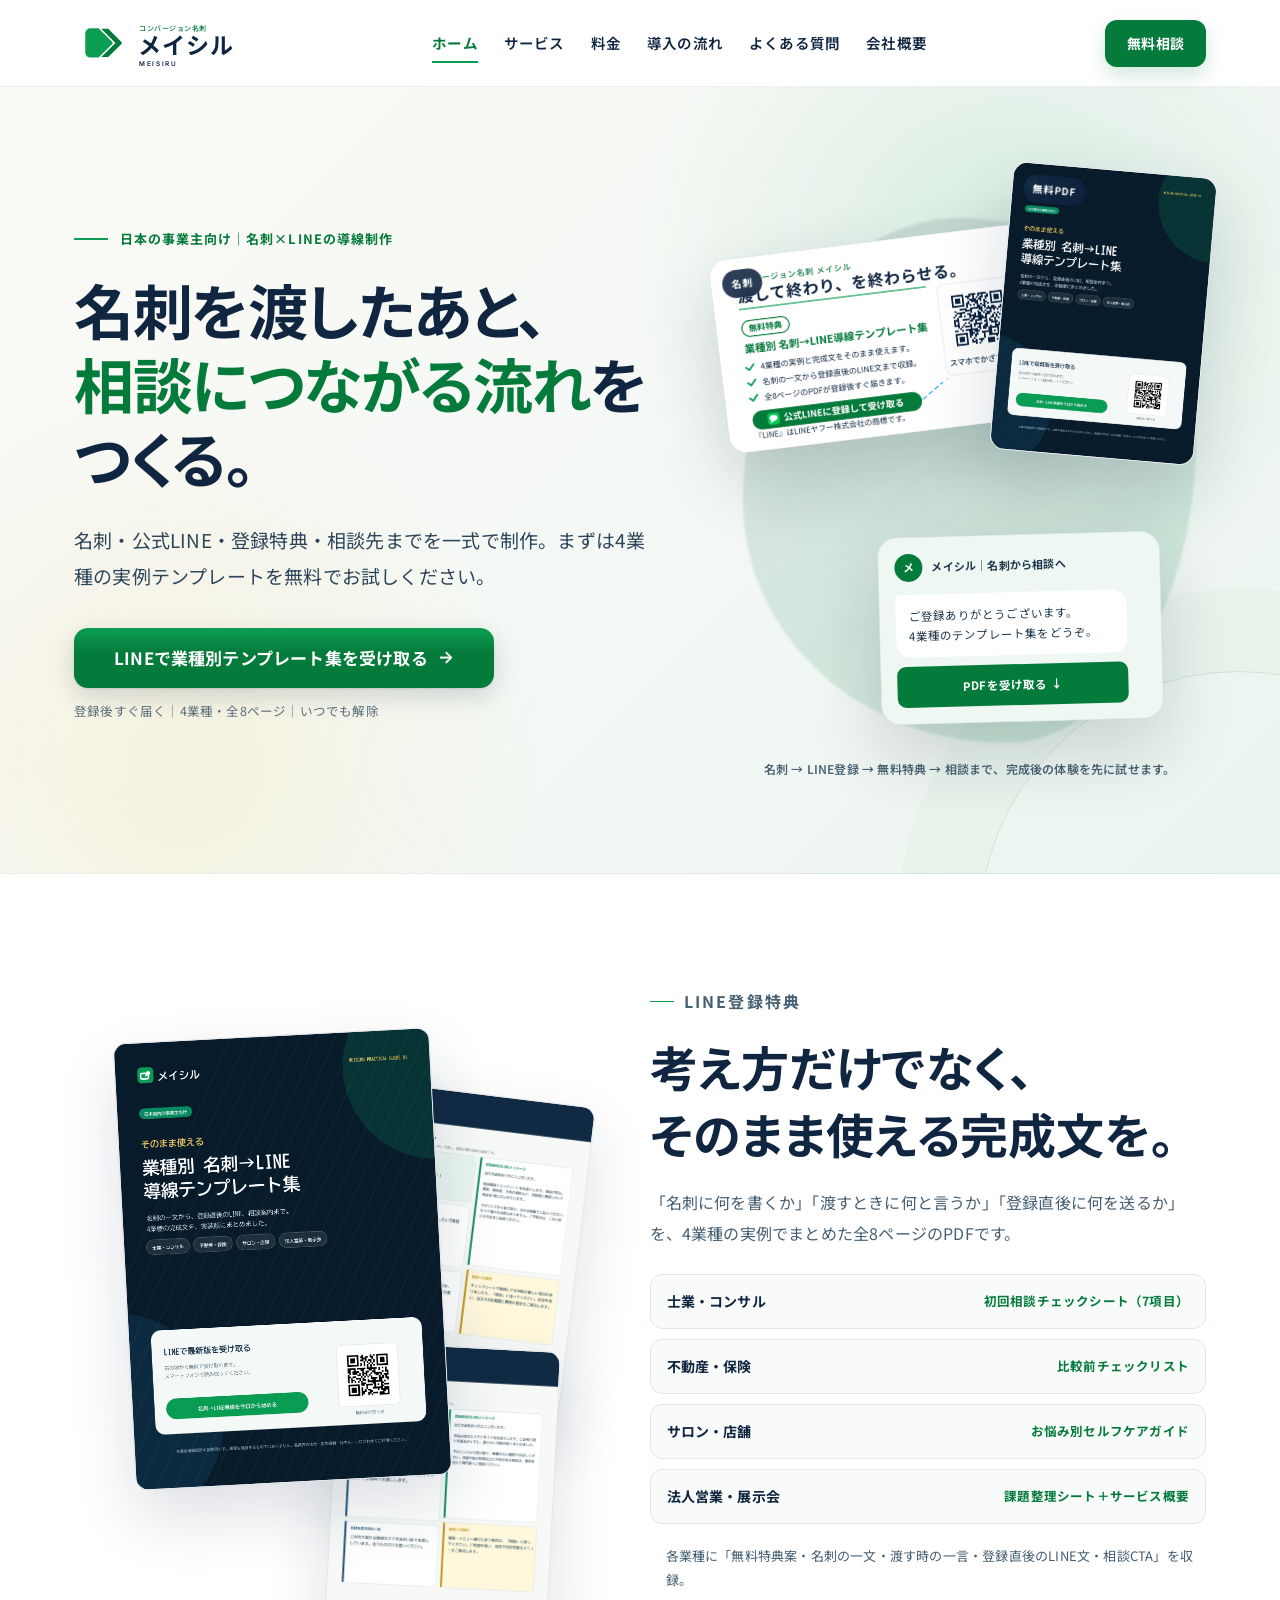
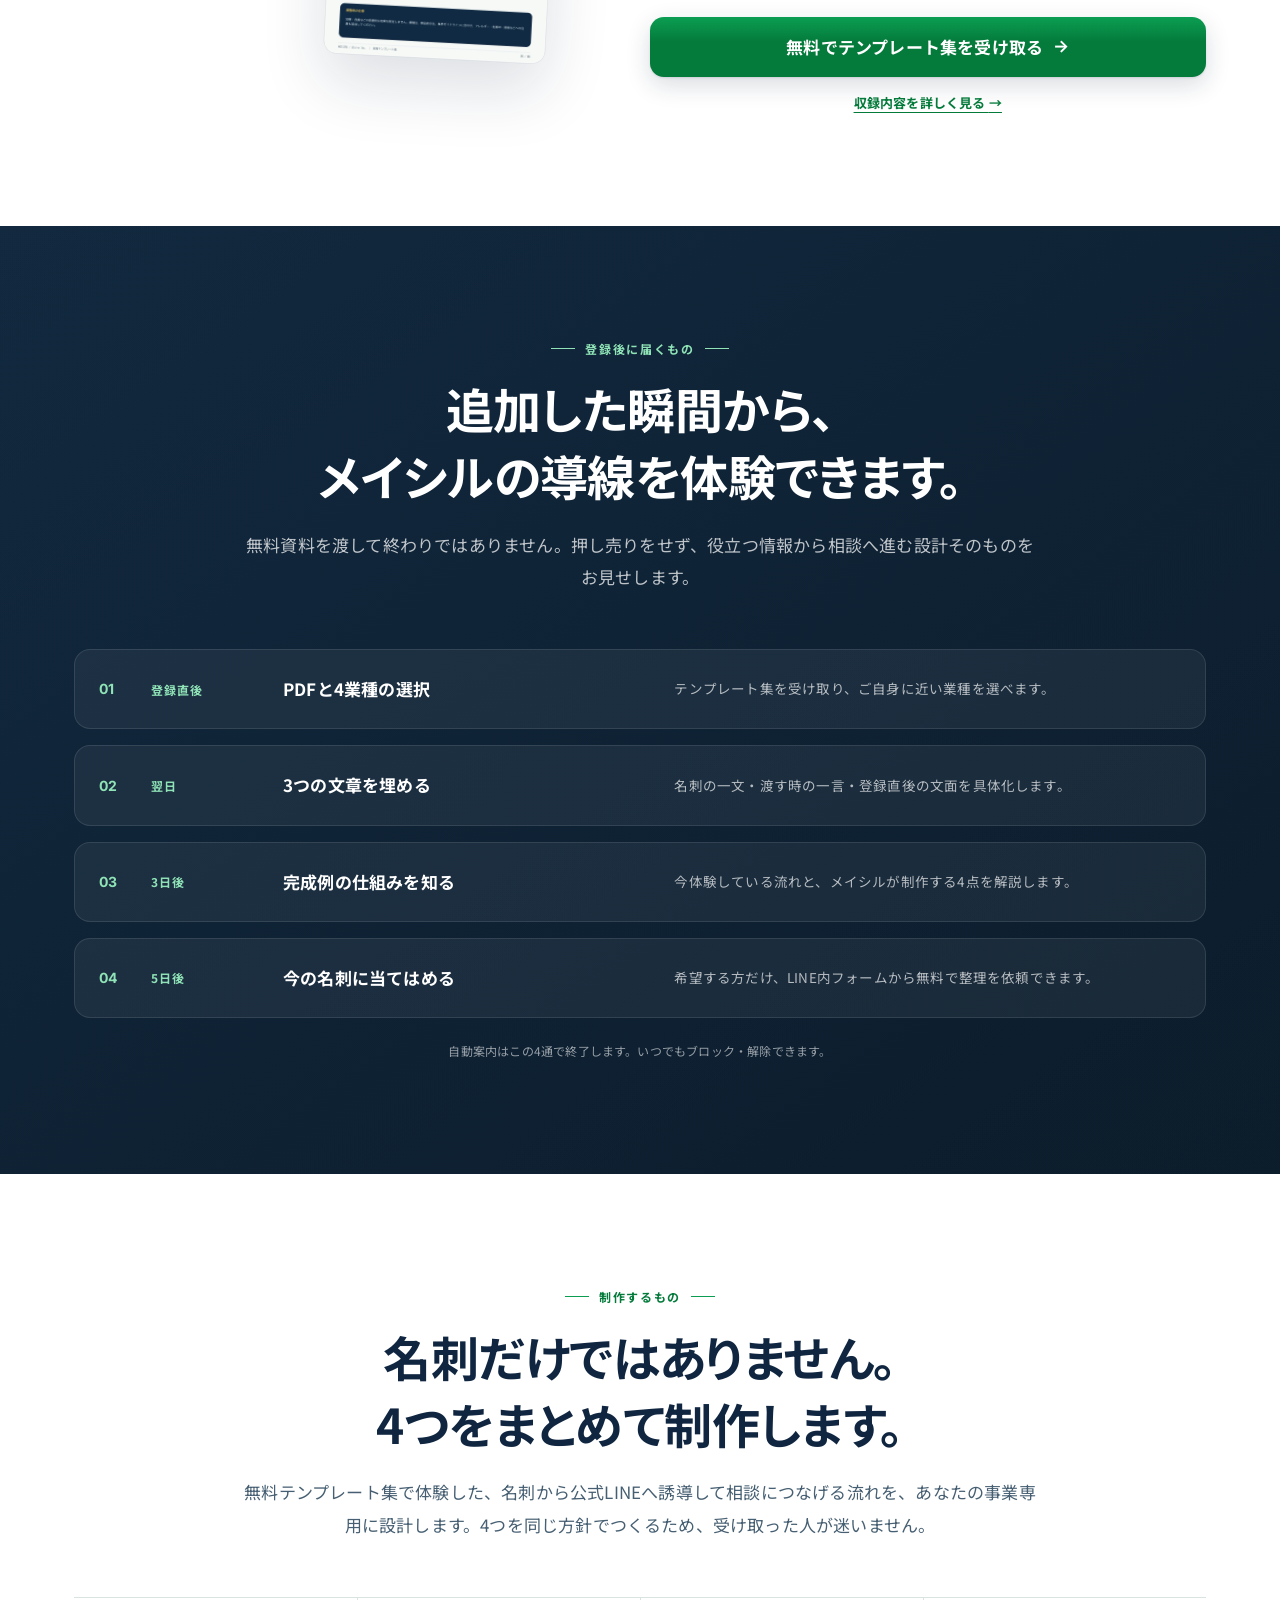
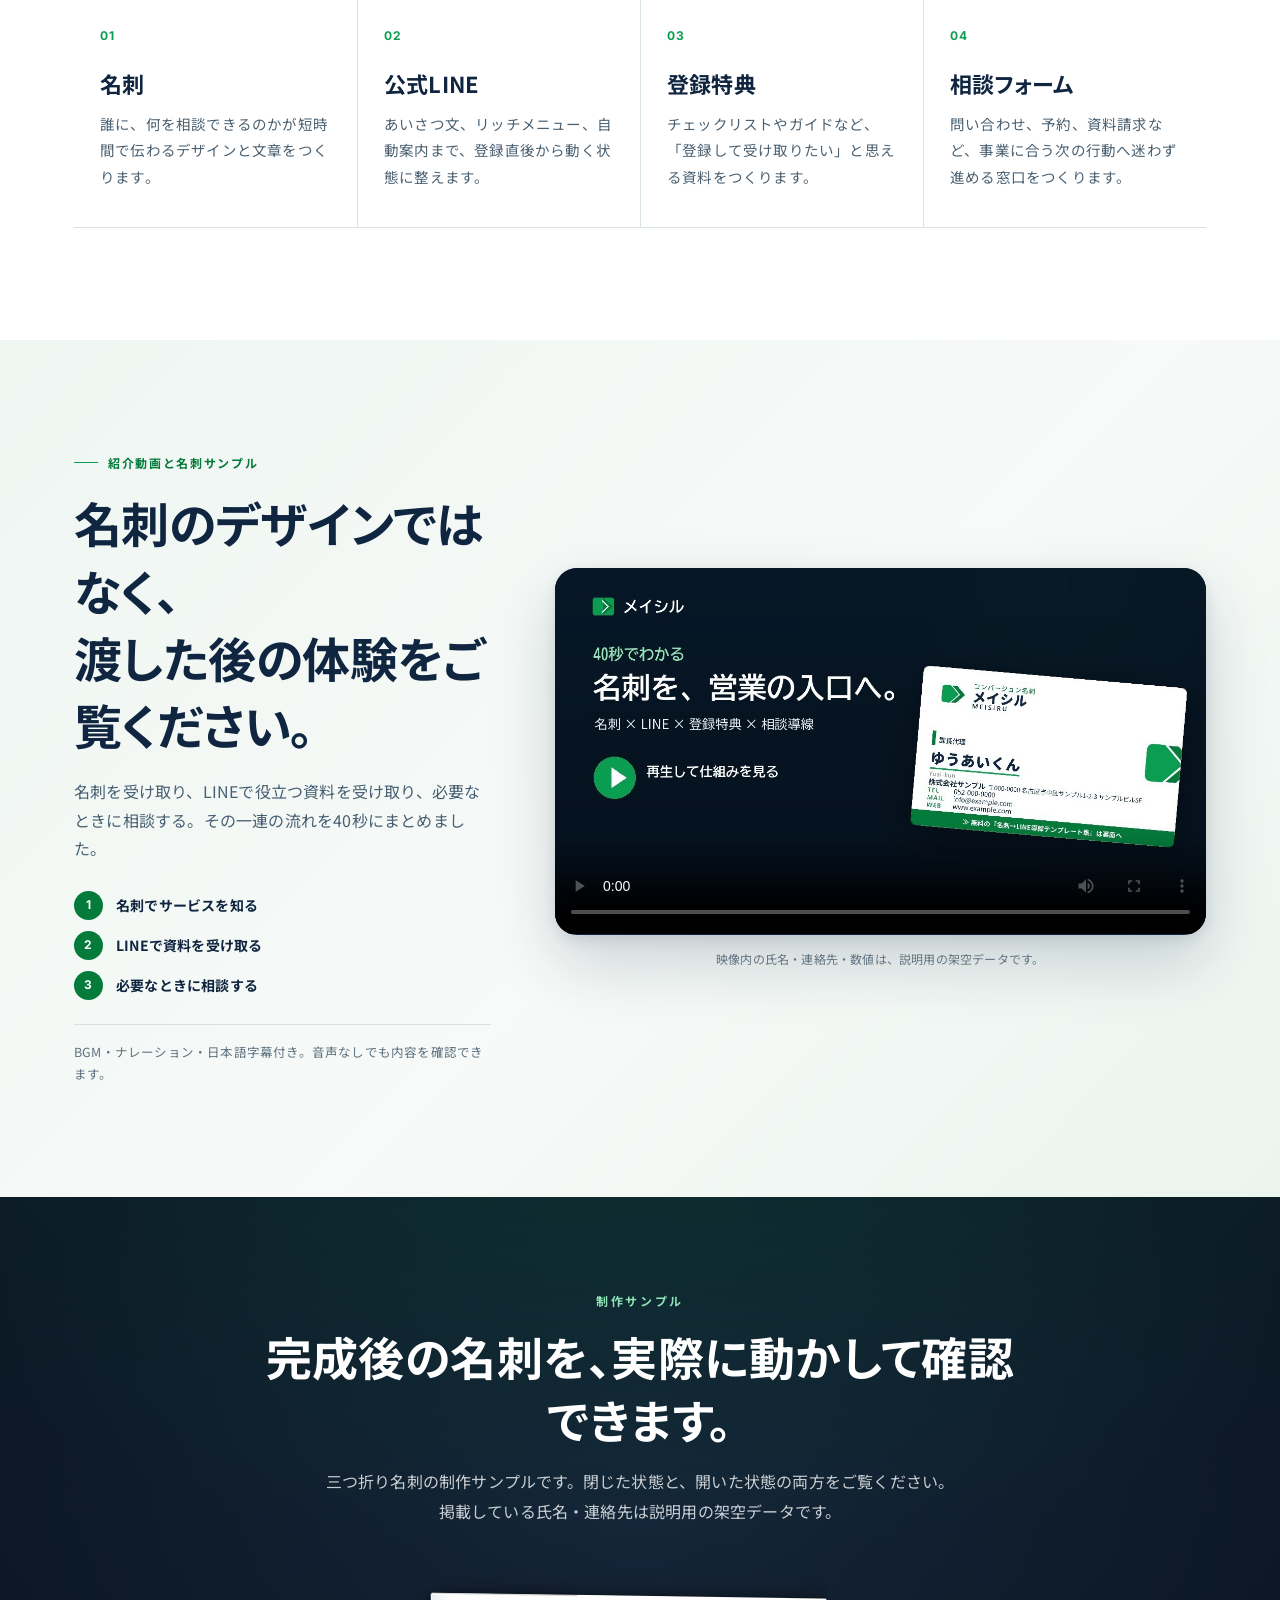
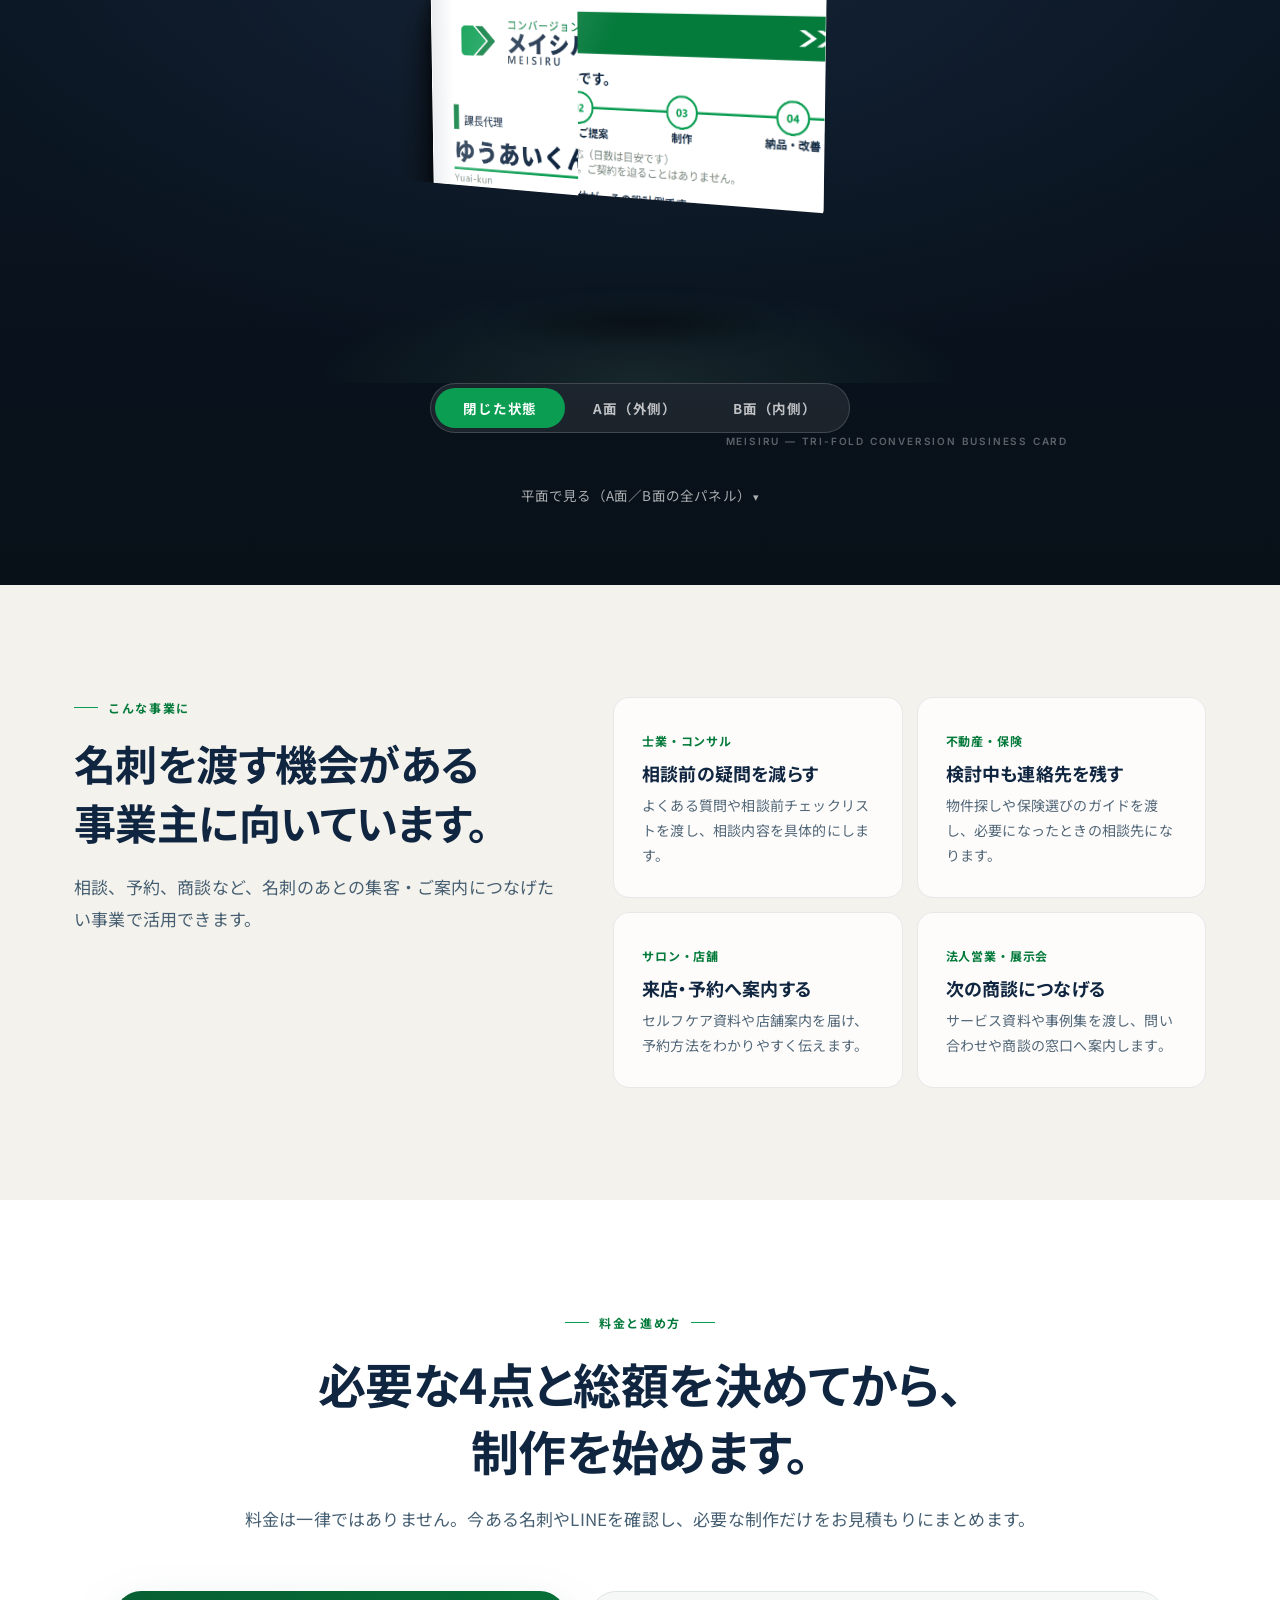
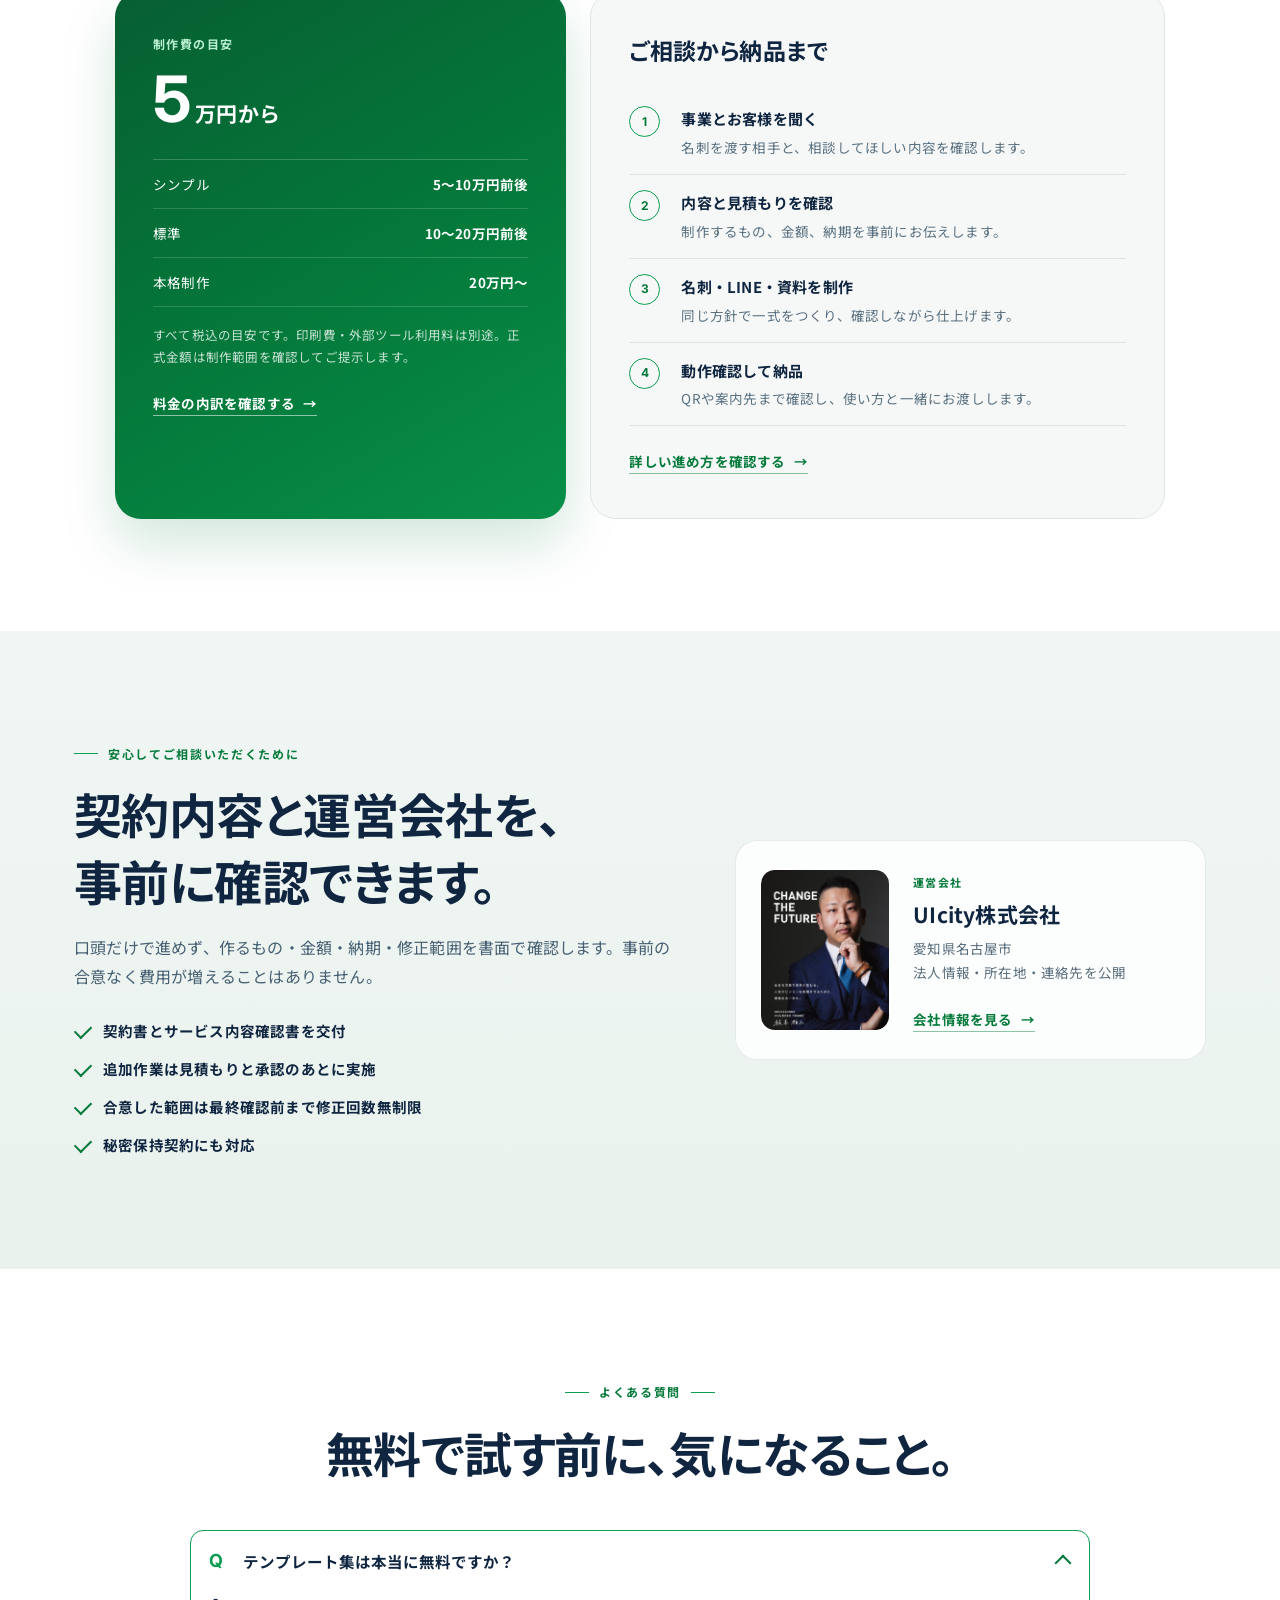
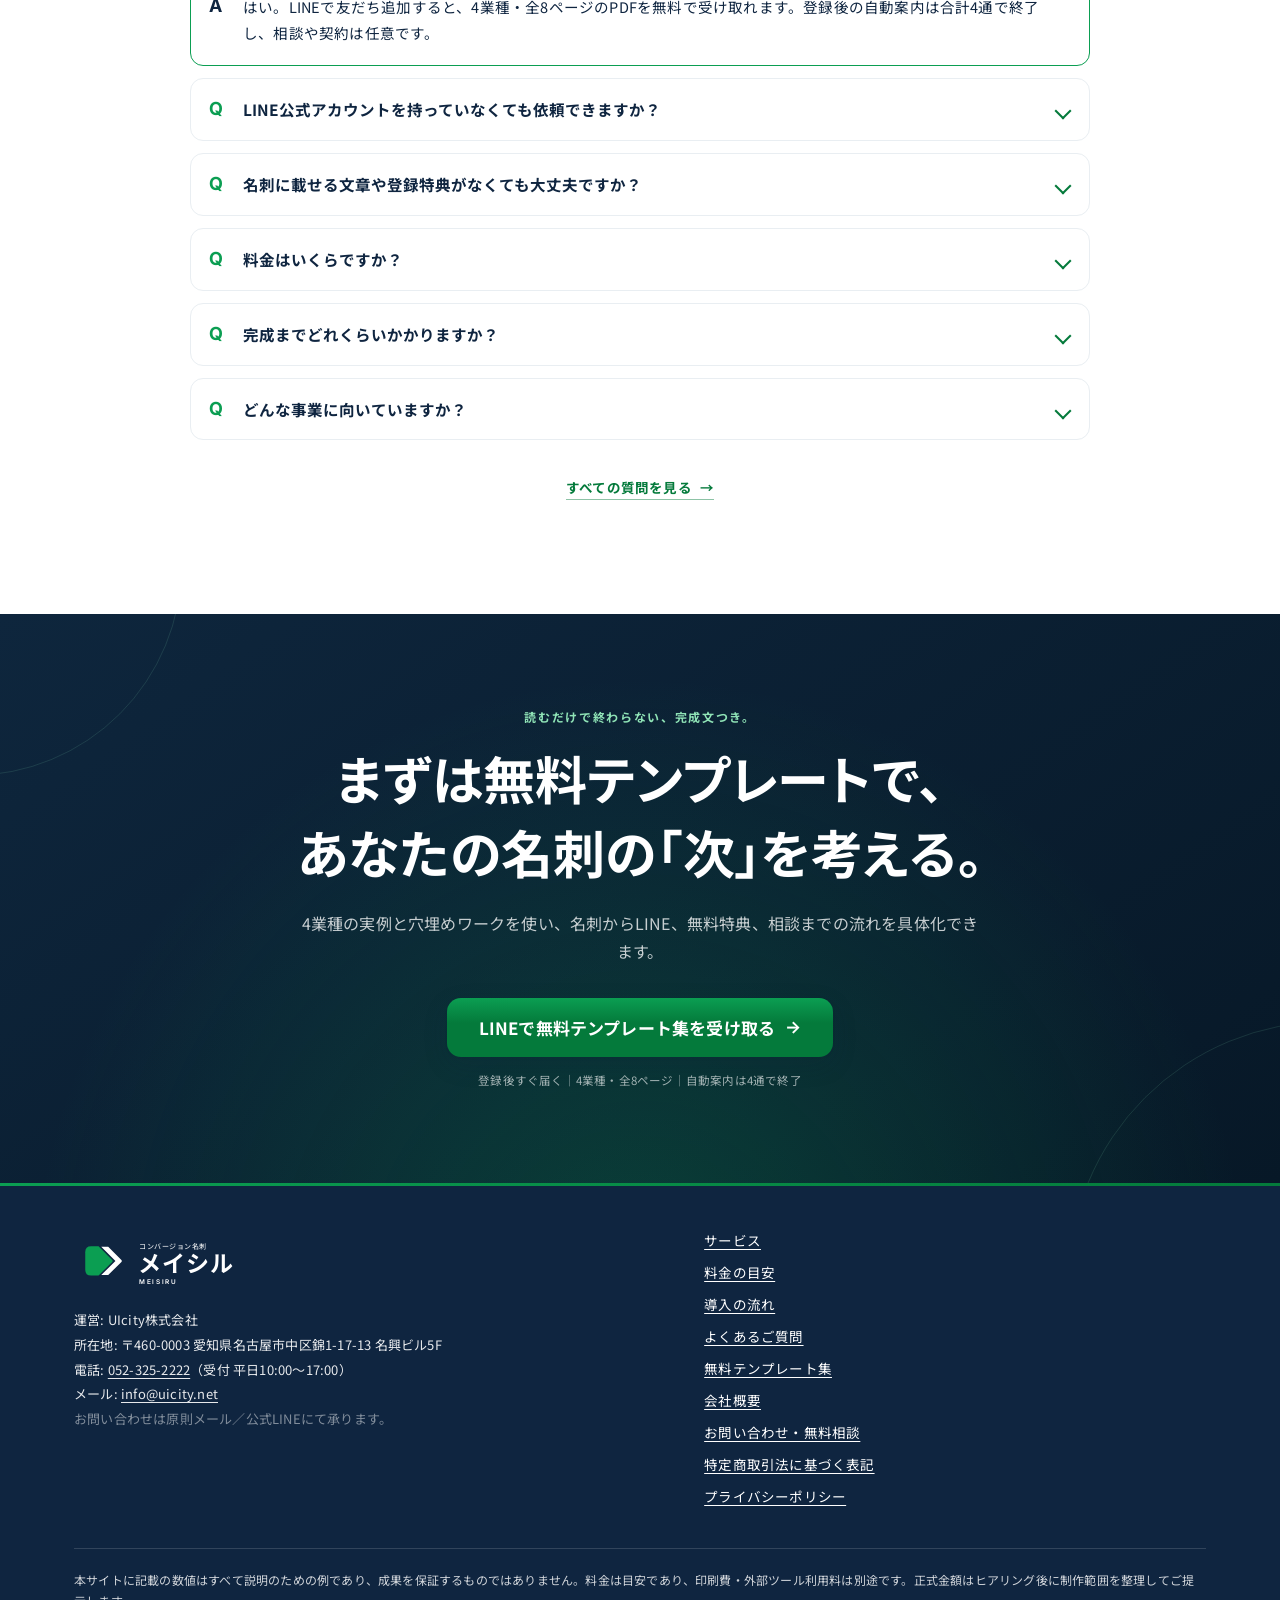
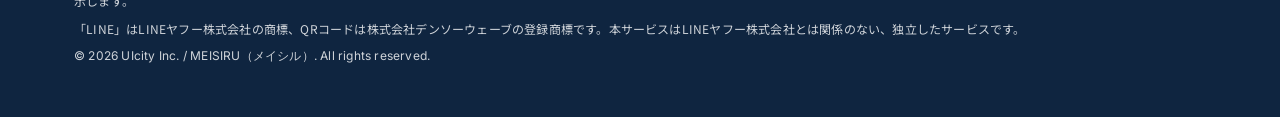
<file: index.html>
<!DOCTYPE html>
<html lang="ja">
<head>
<meta charset="UTF-8">
<meta name="viewport" content="width=device-width, initial-scale=1.0">

<title>名刺から公式LINEへ誘導・集客｜コンバージョン名刺 メイシル</title>
<meta name="description" content="名刺のQRコードから公式LINEへ誘導し、登録特典・相談導線まで一式制作。渡して終わりの名刺を、問い合わせにつなげる設計の「コンバージョン名刺」へ。4業種の無料テンプレート集を配布中。">

<!-- OGP -->
<meta property="og:type" content="website">
<meta property="og:site_name" content="コンバージョン名刺 メイシル">
<meta property="og:title" content="名刺から公式LINEへ誘導・集客｜コンバージョン名刺 メイシル">
<meta property="og:description" content="名刺のQRコードから公式LINEへ誘導し、登録特典・相談導線まで一式制作。4業種の無料テンプレート集を配布中。">
<meta property="og:url" content="https://meisiru.vercel.app/">
<meta property="og:image" content="https://meisiru.vercel.app/ogp.png"><!-- 差し替え: ogp.svg を PNG(1200×630) 化して配置 -->
<meta property="og:locale" content="ja_JP">
<meta name="twitter:card" content="summary_large_image">
<link rel="canonical" href="https://meisiru.vercel.app/">

<!-- favicon -->
<link rel="icon" type="image/svg+xml" href="assets/favicon.svg">

<!-- ================= GA4（差し替え: 【GA4測定ID】 例 G-XXXXXXXXXX） =================
     ⚠️公開前必須: GA4測定ID発行後、このコメントを解除してIDを差し替えること
     （未解除のまま公開すると計測ゼロ） -->
<!--
<script async src="https://www.googletagmanager.com/gtag/js?id=【GA4測定ID】"></script>
<script>
  window.dataLayer = window.dataLayer || [];
  function gtag(){ dataLayer.push(arguments); }
  gtag('js', new Date());
  gtag('config', '【GA4測定ID】');
</script>
-->

<!-- Google Fonts（Noto Sans JP / Inter：SIL OFL 1.1） -->
<link rel="preconnect" href="https://fonts.googleapis.com">
<link rel="preconnect" href="https://fonts.gstatic.com" crossorigin>
<link href="https://fonts.googleapis.com/css2?family=Noto+Sans+JP:wght@400;500;700&family=Inter:wght@400;600;700&display=swap" rel="stylesheet">

<!-- 共通CSS -->
<link rel="stylesheet" href="assets/site.css">



<!-- ================= stage3d: 実写級3D名刺ショーケース（自己完結・.stage3d-プレフィックスのみ） ================= -->
<style>
  /* ---------- ダークプレミアムステージ ---------- */
  .stage3d{
    position:relative; overflow:hidden;
    background:
      radial-gradient(120% 90% at 50% -12%, rgba(11,158,82,.16) 0%, rgba(11,158,82,0) 56%),
      radial-gradient(85% 62% at 50% 34%, rgba(34,58,88,.40) 0%, rgba(10,20,32,0) 72%),
      linear-gradient(180deg, #0C1826 0%, #0A1420 55%, #081018 100%);
    padding:96px 0 72px;
  }
  .stage3d-head{ text-align:center; max-width:780px; margin:0 auto 44px; }
  .stage3d-kicker{
    display:inline-block; font-size:12px; font-weight:700; letter-spacing:.22em;
    color:#8fe3b6; margin-bottom:14px;
  }
  .stage3d-title{
    color:#FFFFFF; font-size:clamp(28px,4.6vw,46px); font-weight:700;
    line-height:1.35; letter-spacing:.01em; margin-bottom:16px;
  }
  .stage3d-sub{ color:rgba(255,255,255,.78); font-size:15.5px; line-height:1.9; }

  /* ---------- ステージ / シーン ---------- */
  .stage3d-stage{ position:relative; max-width:860px; margin:0 auto; padding-bottom:18px; }
  .stage3d-scene{
    --stage3d-w:min(78vw,480px);
    position:relative;
    perspective:1400px; perspective-origin:50% 32%;
    display:flex; justify-content:center;
    padding:36px 0 96px;
    touch-action:pan-y;
  }
  /* 床への柔らかい反射（グラデーション） */
  .stage3d-scene::before{
    content:""; position:absolute; left:50%; bottom:0; transform:translateX(-50%);
    width:min(92vw,760px); height:140px; pointer-events:none;
    background:radial-gradient(62% 100% at 50% 100%, rgba(143,227,182,.10) 0%, rgba(143,227,182,0) 72%);
  }

  /* ==========================================================
     3D 3つ折り名刺（Z折り／じゃばら折り）
     構造: 中央P2固定・左P1と右P3をヒンジで回転。
       crease1（P1|P2）= 谷折り: A面同士が向き合う
       crease2（P2|P3）= 山折り: B面同士が向き合う
     閉じた状態の外面 = 表紙（A面右・基本情報）と QR面（B面右）。
     折り角は178度（実物の紙のわずかな反発を再現しつつZファイティング回避）
  ========================================================== */
  .stage3d-stage{ --tri-s:1; --f1:0deg; --f3:0deg; --pz1:0px; --pz3:0px; --psc:1; }
  /* 閉時は紙厚ぶんのZオフセット(--pz)で層を分離し、近接平面の描画抜けを防ぐ。
     --psc は重なったパネルをわずかに縮め、前面の角丸から背面の直角エッジが覗くのを防ぐ */
  .stage3d-stage[data-state="closed"]{ --f1:178deg; --f3:178deg; --pz1:-4px; --pz3:4px; --psc:.993; --tri-s:1; }
  .stage3d-stage[data-state="openA"],
  .stage3d-stage[data-state="openB"]{ --f1:0deg; --f3:0deg; --pz1:0px; --pz3:0px; --psc:1; --tri-s:.56; }

  .stage3d-scaleWrap{
    transform-style:preserve-3d;
    transform:scale(var(--tri-s));
    transition:transform 1.05s cubic-bezier(.45,.03,.18,1);
  }
  .stage3d-tri{
    --tri-r:calc(var(--stage3d-w) * .031); /* 実寸2.5〜3mm相当の角丸 */
    position:relative;
    width:var(--stage3d-w);
    aspect-ratio:91/55;
    transform-style:preserve-3d;
    transform:rotateX(-6deg);
    will-change:transform;
    cursor:grab;
    user-select:none; -webkit-user-select:none; -webkit-tap-highlight-color:transparent;
    touch-action:pan-y;
    outline:none;
  }
  .stage3d-tri.is-grabbing{ cursor:grabbing; }
  .stage3d-tri:focus-visible{ outline:2px solid #8fe3b6; outline-offset:8px; }

  .stage3d-panel{ position:absolute; inset:0; transform-style:preserve-3d; }
  /* 紙厚オフセット（折り畳み時のみ有効・自パネル法線方向）＋角丸保護の微縮小 */
  .stage3d-p1{ transform:translateZ(var(--pz1)) scale(var(--psc)); transition:transform 1.05s cubic-bezier(.45,.03,.18,1); }
  .stage3d-p3{ transform:translateZ(var(--pz3)) scale(var(--psc)); transition:transform 1.05s cubic-bezier(.45,.03,.18,1); transition-delay:.1s; }
  .stage3d-hinge{
    position:absolute; top:0; bottom:0; width:100%;
    transform-style:preserve-3d;
    transition:transform 1.05s cubic-bezier(.45,.03,.18,1);
  }
  .stage3d-hingeL{ right:100%; transform-origin:100% 50%; transform:rotateY(var(--f1)); }
  .stage3d-hingeR{ left:100%;  transform-origin:0% 50%;  transform:rotateY(var(--f3)); transition-delay:.1s; }

  .stage3d-face{
    position:absolute; inset:0;
    overflow:hidden;
    backface-visibility:hidden; -webkit-backface-visibility:hidden;
    transform:translateZ(2.5px);
    background:#FFFFFF;
    border:1px solid rgba(255,255,255,.85);      /* 微細な紙エッジ */
    box-shadow:
      inset 0 1px 0 rgba(255,255,255,.35),
      0 26px 52px rgba(0,0,0,.44),
      0 10px 22px rgba(0,0,0,.32),
      0 2px 6px rgba(0,0,0,.28);
  }
  .stage3d-faceB{ transform:rotateY(180deg) translateZ(2.5px); }
  /* 角丸: スプレッドの外側4隅のみ（折り目側は直角＝実物どおり） */
  .stage3d-p1 .stage3d-faceF{ border-radius:var(--tri-r) 0 0 var(--tri-r); }
  .stage3d-p1 .stage3d-faceB{ border-radius:0 var(--tri-r) var(--tri-r) 0; }
  .stage3d-p3 .stage3d-faceF{ border-radius:0 var(--tri-r) var(--tri-r) 0; }
  .stage3d-p3 .stage3d-faceB{ border-radius:var(--tri-r) 0 0 var(--tri-r); }
  .stage3d-face img{
    display:block; width:100%; height:100%; object-fit:cover; pointer-events:none;
  }
  /* 折り目の陰（クリース）: 各面の折り目側エッジに5%幅の淡い影 */
  .stage3d-face::before{
    content:""; position:absolute; inset:0; pointer-events:none;
    background:var(--tri-crease,none);
  }
  .stage3d-p2 .stage3d-face{ --tri-crease:linear-gradient(90deg, rgba(15,37,64,.09), rgba(15,37,64,0) 5.5%, rgba(15,37,64,0) 94.5%, rgba(15,37,64,.09)); }
  .stage3d-p1 .stage3d-faceF{ --tri-crease:linear-gradient(270deg, rgba(15,37,64,.09), rgba(15,37,64,0) 5.5%); }
  .stage3d-p1 .stage3d-faceB{ --tri-crease:linear-gradient(90deg,  rgba(15,37,64,.09), rgba(15,37,64,0) 5.5%); }
  .stage3d-p3 .stage3d-faceF{ --tri-crease:linear-gradient(90deg,  rgba(15,37,64,.09), rgba(15,37,64,0) 5.5%); }
  .stage3d-p3 .stage3d-faceB{ --tri-crease:linear-gradient(270deg, rgba(15,37,64,.09), rgba(15,37,64,0) 5.5%); }
  /* 斜めのグロス（光沢）スイープ */
  .stage3d-face::after{
    content:""; position:absolute; inset:0; pointer-events:none;
    background:linear-gradient(115deg,
      rgba(255,255,255,0) 42%, rgba(255,255,255,.20) 50%, rgba(255,255,255,0) 58%);
    background-size:260% 100%;
    background-position:var(--stage3d-gloss,55%) 0;
    mix-blend-mode:screen;
  }

  /* 展開時は接地影を広げる */
  .stage3d-ground{ transition:width 1.05s cubic-bezier(.45,.03,.18,1); }
  .stage3d-stage[data-state="openA"] .stage3d-ground,
  .stage3d-stage[data-state="openB"] .stage3d-ground{ width:calc(var(--stage3d-w) * 1.65); }

  /* ---------- 平面プレビュー（A面／B面の全パネル） ---------- */
  .stage3d-flat{ max-width:860px; margin:26px auto 0; }
  .stage3d-flat summary{
    cursor:pointer; text-align:center; list-style:none;
    color:rgba(255,255,255,.66); font-size:13.5px; padding:6px 0;
  }
  .stage3d-flat summary::-webkit-details-marker{ display:none; }
  .stage3d-flat summary::after{ content:" ▾"; font-size:11px; }
  .stage3d-flat[open] summary::after{ content:" ▴"; }
  .stage3d-flat summary:hover{ color:#8fe3b6; }
  .stage3d-flat figure{ margin:14px 0 0; }
  .stage3d-flat figcaption{
    color:rgba(255,255,255,.6); font-size:12px; margin-bottom:6px; text-align:center;
  }
  .stage3d-flatRow{ display:grid; grid-template-columns:repeat(3,1fr); gap:3px; }
  .stage3d-flatRow img{
    display:block; width:100%; height:auto; border-radius:4px; background:#FFFFFF;
  }

  /* ---------- 接地影（楕円blur） ---------- */
  .stage3d-ground{
    position:absolute; left:50%; bottom:34px;
    width:calc(var(--stage3d-w) * .84); height:calc(var(--stage3d-w) * .105);
    transform:translateX(-50%);
    background:radial-gradient(50% 50% at 50% 50%,
      rgba(0,0,0,.55) 0%, rgba(0,0,0,.26) 46%, rgba(0,0,0,0) 74%);
    filter:blur(10px);
    pointer-events:none;
  }

  /* ---------- 表面/裏面トグル（pill型） ---------- */
  .stage3d-toggle{
    display:flex; gap:0; width:max-content; margin:0 auto;
    background:rgba(255,255,255,.08);
    border:1px solid rgba(255,255,255,.16);
    border-radius:999px; padding:4px;
  }
  .stage3d-pill{
    appearance:none; -webkit-appearance:none; border:0; background:transparent;
    color:rgba(255,255,255,.72);
    font-family:"Noto Sans JP",'Yu Gothic UI','Yu Gothic',Meiryo,sans-serif;
    font-size:13.5px; font-weight:700; letter-spacing:.06em;
    padding:8px 28px; border-radius:999px; cursor:pointer;
    transition:background-color .3s ease, color .3s ease;
  }
  .stage3d-pill.is-active{ background:#0B9E52; color:#FFFFFF; }
  .stage3d-pill:focus-visible{ outline:2px solid #8fe3b6; outline-offset:2px; }

  /* ---------- 極小キャプション ---------- */
  .stage3d-caption{
    position:absolute; right:2px; bottom:0;
    margin:0; font-size:10px; font-weight:600; letter-spacing:.18em;
    color:rgba(255,255,255,.34); text-transform:uppercase; pointer-events:none;
  }

  /* ---------- ミニ注釈3つ ---------- */
  .stage3d-notes{
    list-style:none; margin:44px auto 0; padding:0;
    display:grid; gap:12px; max-width:860px;
  }
  @media (min-width:768px){ .stage3d-notes{ grid-template-columns:repeat(3,1fr); } }
  .stage3d-notes li{ text-align:center; }
  .stage3d-notes a{
    color:rgba(255,255,255,.66); font-size:13.5px; text-decoration:none;
    border-bottom:1px solid rgba(255,255,255,.22); padding-bottom:2px;
    transition:color .25s ease, border-color .25s ease;
  }
  .stage3d-notes a:hover,
  .stage3d-notes a:focus-visible{ color:#8fe3b6; border-color:#8fe3b6; }

  /* ---------- FVヒーロー: card_front.png の静的アングル表示 ---------- */
  .stage3d-heroWrap{ perspective:1200px; }
  .hero-visual img.stage3d-heroCard{
    width:100%; max-width:480px; aspect-ratio:91/55; object-fit:cover;
    border-radius:min(3.2vw,15px);
    background:#FFFFFF;
    border:1px solid rgba(255,255,255,.9);
    transform:rotateX(6deg) rotateY(-14deg) rotateZ(1.2deg);
    box-shadow:
      0 30px 60px rgba(15,37,64,.26),
      0 12px 26px rgba(15,37,64,.16),
      0 2px 6px rgba(15,37,64,.12);
  }

  /* ---------- モバイル ---------- */
  @media (max-width:600px){
    .stage3d{ padding:64px 0 56px; }
    .stage3d-scene{ --stage3d-w:min(78vw,420px); padding:24px 0 76px; }
    .stage3d-ground{ bottom:26px; }
    .stage3d-caption{ position:static; display:block; text-align:center; margin-top:18px; }
    /* 展開スプレッド(3面)が画面内に収まる縮小率 */
    .stage3d-stage[data-state="openA"],
    .stage3d-stage[data-state="openB"]{ --tri-s:.40; }
    /* 3ピルが375px幅に収まる余白 */
    .stage3d-toggle{ max-width:calc(100vw - 32px); }
    .stage3d-pill{ padding:8px 13px; font-size:12.5px; }
    /* 平面プレビューは縦積みで判読サイズを確保 */
    .stage3d-flatRow{ grid-template-columns:1fr; gap:8px; }
  }

  /* ---------- prefers-reduced-motion: アニメーション無効・即時切り替え ---------- */
  @media (prefers-reduced-motion:reduce){
    .stage3d-tri{ transform:rotateX(-6deg) rotateY(15deg); cursor:default; }
    .stage3d-hinge, .stage3d-scaleWrap, .stage3d-ground{ transition:none; }
    .stage3d-face::after{ background-position:60% 0; }
    .stage3d-pill{ transition:none; }
    .hero-visual img.stage3d-heroCard{ transform:rotateX(4deg) rotateY(-10deg); }
  }
</style>

<!-- 構造化データ（Organization / WebSite / Service） -->
<script type="application/ld+json">
{
  "@context": "https://schema.org",
  "@graph": [
    {
      "@type": "Organization",
      "@id": "https://meisiru.vercel.app/#organization",
      "name": "ＵＩｃｉｔｙ株式会社",
      "url": "https://meisiru.vercel.app/",
      "address": {
        "@type": "PostalAddress",
        "postalCode": "460-0003",
        "addressRegion": "愛知県",
        "addressLocality": "名古屋市中区",
        "streetAddress": "錦1-17-13 名興ビル5F",
        "addressCountry": "JP"
      },
      "telephone": "+81-52-325-2222"
    },
    {
      "@type": "WebSite",
      "@id": "https://meisiru.vercel.app/#website",
      "name": "コンバージョン名刺 メイシル",
      "url": "https://meisiru.vercel.app/",
      "publisher": { "@id": "https://meisiru.vercel.app/#organization" },
      "inLanguage": "ja"
    },
    {
      "@type": "Service",
      "@id": "https://meisiru.vercel.app/#service",
      "name": "コンバージョン名刺 メイシル",
      "serviceType": "名刺デザインと公式LINE導線の制作",
      "description": "名刺・公式LINEの初期設定・登録特典・相談導線までを一式で制作する、日本国内の事業主向けサービスです。",
      "provider": { "@id": "https://meisiru.vercel.app/#organization" },
      "areaServed": "JP",
      "url": "https://meisiru.vercel.app/"
    }
  ]
}
</script>
</head>
<body class="home-page">

<a class="skip-link" href="#main">本文へスキップ</a>

<!-- =============== ヘッダー（共通） =============== -->
<header class="site-header">
  <div class="header-inner">
    <a href="index.html" class="header-logo" aria-label="コンバージョン名刺 メイシル トップへ">
      <svg xmlns="http://www.w3.org/2000/svg" viewBox="0 0 640 236" role="img" aria-label="コンバージョン名刺 メイシル">
        <g transform="translate(106,117) scale(0.65) translate(-235.6,-256)">
          <path d="M166,176 L207,176 L281.7,250.7 Q287,256 281.7,261.3 L207,336 L166,336 Q134,336 134,304 L134,208 Q134,176 166,176 Z" fill="#0B9E52"/>
          <path d="M221.6,178.4 L259.6,178.4 L331.9,250.7 Q337.2,256 331.9,261.3 L259.6,333.6 L221.6,333.6 L299.2,256 Z" fill="#047A3B"/>
        </g>
        <text x="231" y="74" font-size="25" font-weight="500" letter-spacing="2" fill="#047A3B" font-family="'Noto Sans JP','Yu Gothic UI','Yu Gothic',Meiryo,sans-serif">コンバージョン名刺</text>
        <text x="229" y="157" font-size="82" font-weight="700" letter-spacing="3.3" fill="#0F2540" font-family="'Noto Sans JP','Yu Gothic UI','Yu Gothic',Meiryo,sans-serif">メ<tspan dx="-1.5">イシ</tspan><tspan dx="-1">ル</tspan></text>
        <text x="231" y="198" font-size="23" font-weight="600" letter-spacing="6" fill="#0F2540" font-family="'Inter','Segoe UI','Yu Gothic UI',Arial,sans-serif">MEISIRU</text>
      </svg>
    </a>

    <nav class="header-nav" aria-label="グローバルメニュー">
      <a href="index.html" aria-current="page">ホーム</a>
      <a href="service.html">サービス</a>
      <a href="price.html">料金</a>
      <a href="flow.html">導入の流れ</a>
      <a href="faq.html">よくある質問</a>
      <a href="company.html">会社概要</a>
    </nav>

    <a class="header-cta js-cta" data-cta-id="header_consult" data-cta-type="consult" data-placement="header"
       href="https://lin.ee/oGIGfiq"
       target="_blank" rel="noopener">無料相談</a>

    <button class="nav-toggle" aria-label="メニューを開閉" aria-expanded="false" aria-controls="mobile-nav">
      <span></span><span></span><span></span>
    </button>
  </div>
</header>

<nav class="mobile-nav" id="mobile-nav" aria-label="モバイルメニュー">
  <a href="index.html" aria-current="page">ホーム</a>
  <a href="service.html">サービス</a>
  <a href="price.html">料金</a>
  <a href="flow.html">導入の流れ</a>
  <a href="faq.html">よくある質問</a>
  <a href="company.html">会社概要</a>
  <a class="btn btn-primary js-cta" data-cta-id="mobilenav_consult" data-cta-type="consult" data-placement="mobile-nav"
     href="https://lin.ee/oGIGfiq"
     target="_blank" rel="noopener">無料相談を申し込む</a>
</nav>

<main id="main">

<!-- =============== ヒーロー =============== -->
<section class="hero-v3" id="hero" aria-labelledby="hero-heading">
  <div class="container hero-v3-grid">
    <div class="hero-v3-copy reveal">
      <p class="hero-v3-eyebrow">日本の事業主向け｜名刺×LINEの導線制作</p>
      <h1 id="hero-heading">名刺を渡したあと、<br><span>相談につながる流れ</span>をつくる。</h1>
      <p class="hero-v3-lead">名刺・公式LINE・登録特典・相談先までを一式で制作。まずは4業種の実例テンプレートを無料でお試しください。</p>
      <div class="hero-v3-action">
        <a class="btn btn-primary js-cta" data-cta-id="hero_offer" data-cta-type="offer" data-placement="hero"
           href="https://lin.ee/rxtsy4f"
           target="_blank" rel="noopener">LINEで業種別テンプレート集を受け取る</a>
        <p>登録後すぐ届く｜4業種・全8ページ｜いつでも解除</p>
      </div>
    </div>

    <figure class="hero-v3-visual hero-experience reveal" aria-label="名刺からLINE登録、無料テンプレート受取までの完成イメージ">
      <div class="experience-glow" aria-hidden="true"></div>
      <div class="experience-card">
        <span class="experience-label">名刺</span>
        <img src="assets/card_back.png" alt="本番LINEのQRを掲載したメイシル名刺サンプル" width="1456" height="880" fetchpriority="high" decoding="async">
      </div>
      <div class="experience-chat" aria-label="登録直後に届くLINEメッセージの例">
        <div class="experience-chat-head"><span>メ</span><strong>メイシル｜名刺から相談へ</strong></div>
        <p>ご登録ありがとうございます。<br>4業種のテンプレート集をどうぞ。</p>
        <div class="experience-download">PDFを受け取る <span aria-hidden="true">↓</span></div>
      </div>
      <div class="experience-pdf">
        <span class="experience-label">無料PDF</span>
        <img src="assets/offer/offer-cover.webp" alt="そのまま使える 業種別 名刺からLINE導線テンプレート集の表紙" width="900" height="1273" fetchpriority="high" decoding="async">
      </div>
      <figcaption>名刺 → LINE登録 → 無料特典 → 相談まで、完成後の体験を先に試せます。</figcaption>
    </figure>
  </div>
</section>

<!-- =============== 無料テンプレート集の中身 =============== -->
<section class="home-v3-section offer-v4" id="offer" aria-labelledby="offer-heading">
  <div class="container offer-v4-grid">
    <div class="offer-v4-preview reveal">
      <div class="offer-v4-cover">
        <img src="assets/offer/offer-cover.webp" alt="業種別 名刺からLINE導線テンプレート集 全8ページ" width="900" height="1273" loading="lazy" decoding="async">
      </div>
      <div class="offer-v4-pages" aria-hidden="true">
        <img src="assets/offer/offer-page-03.webp" alt="" width="900" height="1273" loading="lazy" decoding="async">
        <img src="assets/offer/offer-page-05.webp" alt="" width="900" height="1273" loading="lazy" decoding="async">
      </div>
    </div>
    <div class="offer-v4-copy reveal">
      <p class="home-v3-kicker">LINE登録特典</p>
      <h2 id="offer-heading">考え方だけでなく、<br>そのまま使える完成文を。</h2>
      <p>「名刺に何を書くか」「渡すときに何と言うか」「登録直後に何を送るか」を、4業種の実例でまとめた全8ページのPDFです。</p>
      <ul class="offer-v4-list">
        <li><strong>士業・コンサル</strong><span>初回相談チェックシート（7項目）</span></li>
        <li><strong>不動産・保険</strong><span>比較前チェックリスト</span></li>
        <li><strong>サロン・店舗</strong><span>お悩み別セルフケアガイド</span></li>
        <li><strong>法人営業・展示会</strong><span>課題整理シート＋サービス概要</span></li>
      </ul>
      <p class="offer-v4-includes">各業種に「無料特典案・名刺の一文・渡す時の一言・登録直後のLINE文・相談CTA」を収録。</p>
      <a class="btn btn-primary js-cta" data-cta-id="offer_contents" data-cta-type="offer" data-placement="offer-contents"
         href="https://lin.ee/rxtsy4f" target="_blank" rel="noopener">無料でテンプレート集を受け取る</a>
      <a class="offer-v4-detail" href="checklist.html">収録内容を詳しく見る <span aria-hidden="true">→</span></a>
    </div>
  </div>
</section>

<!-- =============== LINE登録後に届く体験 =============== -->
<section class="home-v3-section delivery-v4" id="line-experience" aria-labelledby="delivery-heading">
  <div class="container">
    <div class="home-v3-head reveal">
      <p class="home-v3-kicker">登録後に届くもの</p>
      <h2 id="delivery-heading">追加した瞬間から、<br>メイシルの導線を体験できます。</h2>
      <p>無料資料を渡して終わりではありません。押し売りをせず、役立つ情報から相談へ進む設計そのものをお見せします。</p>
    </div>
    <ol class="delivery-v4-timeline reveal-stagger">
      <li><span>登録直後</span><strong>PDFと4業種の選択</strong><p>テンプレート集を受け取り、ご自身に近い業種を選べます。</p></li>
      <li><span>翌日</span><strong>3つの文章を埋める</strong><p>名刺の一文・渡す時の一言・登録直後の文面を具体化します。</p></li>
      <li><span>3日後</span><strong>完成例の仕組みを知る</strong><p>今体験している流れと、メイシルが制作する4点を解説します。</p></li>
      <li><span>5日後</span><strong>今の名刺に当てはめる</strong><p>希望する方だけ、LINE内フォームから無料で整理を依頼できます。</p></li>
    </ol>
    <p class="delivery-v4-note">自動案内はこの4通で終了します。いつでもブロック・解除できます。</p>
  </div>
</section>

<!-- =============== 制作するもの =============== -->
<section class="home-v3-section deliverables-v3" id="deliverables" aria-labelledby="deliverables-heading">
  <div class="container">
    <div class="home-v3-head reveal">
      <p class="home-v3-kicker">制作するもの</p>
      <h2 id="deliverables-heading">名刺だけではありません。<br>4つをまとめて制作します。</h2>
      <p>無料テンプレート集で体験した、名刺から公式LINEへ誘導して相談につなげる流れを、あなたの事業専用に設計します。4つを同じ方針でつくるため、受け取った人が迷いません。</p>
    </div>
    <div class="deliverables-v3-grid reveal-stagger">
      <article>
        <span class="deliverables-v3-number">01</span>
        <h3>名刺</h3>
        <p>誰に、何を相談できるのかが短時間で伝わるデザインと文章をつくります。</p>
      </article>
      <article>
        <span class="deliverables-v3-number">02</span>
        <h3>公式LINE</h3>
        <p>あいさつ文、リッチメニュー、自動案内まで、登録直後から動く状態に整えます。</p>
      </article>
      <article>
        <span class="deliverables-v3-number">03</span>
        <h3>登録特典</h3>
        <p>チェックリストやガイドなど、「登録して受け取りたい」と思える資料をつくります。</p>
      </article>
      <article>
        <span class="deliverables-v3-number">04</span>
        <h3>相談フォーム</h3>
        <p>問い合わせ、予約、資料請求など、事業に合う次の行動へ迷わず進める窓口をつくります。</p>
      </article>
    </div>
  </div>
</section>

<!-- =============== 40秒紹介ムービー =============== -->
<section class="home-v3-section movie-v3" id="movie" aria-labelledby="movie-heading">
  <div class="container movie-v3-grid">
    <div class="movie-v3-copy reveal">
      <p class="home-v3-kicker">紹介動画と名刺サンプル</p>
      <h2 id="movie-heading">名刺のデザインではなく、<br>渡した後の体験をご覧ください。</h2>
      <p>名刺を受け取り、LINEで役立つ資料を受け取り、必要なときに相談する。その一連の流れを40秒にまとめました。</p>
      <ol class="movie-v3-steps" aria-label="動画で紹介する流れ">
        <li><span>1</span>名刺でサービスを知る</li>
        <li><span>2</span>LINEで資料を受け取る</li>
        <li><span>3</span>必要なときに相談する</li>
      </ol>
      <p class="movie-v3-access">BGM・ナレーション・日本語字幕付き。音声なしでも内容を確認できます。</p>
    </div>
    <div class="movie-v3-media reveal">
      <video id="movie-player" src="assets/movie_meisiru_v3.mp4" poster="assets/movie_poster_v2.jpg"
             width="1280" height="720" controls playsinline preload="metadata"
             aria-label="名刺からLINE登録、登録特典、相談までを説明するメイシルの40秒紹介動画">
        <track kind="captions" src="assets/movie_meisiru_ja.vtt" srclang="ja" label="日本語" default>
      </video>
      <p>映像内の氏名・連絡先・数値は、説明用の架空データです。</p>
    </div>
  </div>
</section>

<!-- =============== ①' 実写級3D名刺ショーケース（stage3d） =============== -->
<section class="stage3d" id="showcase" aria-labelledby="stage3d-heading">
  <div class="container">
    <div class="stage3d-head reveal">
      <span class="stage3d-kicker">制作サンプル</span>
      <h2 class="stage3d-title" id="stage3d-heading">完成後の名刺を、実際に動かして確認できます。</h2>
      <p class="stage3d-sub">三つ折り名刺の制作サンプルです。閉じた状態と、開いた状態の両方をご覧ください。<br>掲載している氏名・連絡先は説明用の架空データです。</p>
    </div>

    <div class="stage3d-stage reveal" data-state="closed">
      <div class="stage3d-scene">
        <div class="stage3d-scaleWrap">
          <div class="stage3d-tri" tabindex="0" role="button"
               aria-label="メイシルの3つ折り名刺。下のボタンで折りたたみ・展開、ドラッグまたはクリックで回転できます">
            <div class="stage3d-panel stage3d-p2">
              <div class="stage3d-face stage3d-faceF">
                <img src="assets/tri_a2.png" alt="A面中央パネル: サービスに込めた想い（渡して終わり、を終わらせる。）" width="1456" height="880" draggable="false" decoding="async">
              </div>
              <div class="stage3d-face stage3d-faceB">
                <img src="assets/tri_b2.png" alt="B面中央パネル: サービス内容②（進め方と登録特典への案内）" width="1456" height="880" draggable="false" decoding="async">
              </div>
            </div>
            <div class="stage3d-hinge stage3d-hingeL" aria-hidden="true">
              <div class="stage3d-panel stage3d-p1">
                <div class="stage3d-face stage3d-faceF">
                  <img src="assets/tri_a1.png" alt="" width="1456" height="880" draggable="false" decoding="async">
                </div>
                <div class="stage3d-face stage3d-faceB">
                  <img src="assets/tri_b1.png" alt="" width="1456" height="880" draggable="false" decoding="async">
                </div>
              </div>
            </div>
            <div class="stage3d-hinge stage3d-hingeR" aria-hidden="true">
              <div class="stage3d-panel stage3d-p3">
                <div class="stage3d-face stage3d-faceF">
                  <img src="assets/tri_a3.png" alt="" width="1456" height="880" draggable="false" decoding="async">
                </div>
                <div class="stage3d-face stage3d-faceB">
                  <img src="assets/tri_b3.png" alt="" width="1456" height="880" draggable="false" decoding="async">
                </div>
              </div>
            </div>
          </div>
        </div>
        <div class="stage3d-ground" aria-hidden="true"></div>
      </div>

      <div class="stage3d-toggle" role="group" aria-label="名刺の状態を切り替え">
        <button type="button" class="stage3d-pill is-active" data-tstate="closed" aria-pressed="true">閉じた状態</button>
        <button type="button" class="stage3d-pill" data-tstate="openA" aria-pressed="false">A面（外側）</button>
        <button type="button" class="stage3d-pill" data-tstate="openB" aria-pressed="false">B面（内側）</button>
      </div>

      <p class="stage3d-caption en" aria-hidden="true">MEISIRU — Tri-Fold Conversion Business Card</p>
    </div>

    <details class="stage3d-flat reveal">
      <summary>平面で見る（A面／B面の全パネル）</summary>
      <figure>
        <figcaption>A面（表紙側・外側）　左から: 人となり・SNS ／ サービスの想い ／ 基本情報（表紙）</figcaption>
        <div class="stage3d-flatRow">
          <img src="assets/tri_a1.png" alt="A面左: 人となり（マスコット・ゆうあいくんの写真・吹き出し・趣味・SNS）" width="1456" height="880" loading="lazy" decoding="async">
          <img src="assets/tri_a2.png" alt="A面中央: サービスに込めた想い" width="1456" height="880" loading="lazy" decoding="async">
          <img src="assets/tri_a3.png" alt="A面右: 基本情報（表紙）" width="1456" height="880" loading="lazy" decoding="async">
        </div>
      </figure>
      <figure>
        <figcaption>B面（内側・詳細面）　左から: サービス内容①（お悩み・メニュー）／ サービス内容②（進め方）／ 登録特典・QR</figcaption>
        <div class="stage3d-flatRow">
          <img src="assets/tri_b3.png" alt="B面左: サービス内容①（お悩みチェックと3つのサービス）" width="1456" height="880" loading="lazy" decoding="async">
          <img src="assets/tri_b2.png" alt="B面中央: サービス内容②（進め方4ステップ）" width="1456" height="880" loading="lazy" decoding="async">
          <img src="assets/tri_b1.png" alt="B面右: 無料特典の案内とLINE登録QR" width="1456" height="880" loading="lazy" decoding="async">
        </div>
      </figure>
    </details>
  </div>
</section>

<!-- =============== 活用場面 =============== -->
<section class="home-v3-section usecases-v3" id="usecases" aria-labelledby="usecases-heading">
  <div class="container usecases-v3-layout">
    <div class="home-v3-head reveal">
      <p class="home-v3-kicker">こんな事業に</p>
      <h2 id="usecases-heading">名刺を渡す機会がある<br>事業主に向いています。</h2>
      <p>相談、予約、商談など、名刺のあとの集客・ご案内につなげたい事業で活用できます。</p>
    </div>
    <div class="usecases-v3-grid reveal-stagger">
      <article>
        <span>士業・コンサル</span>
        <h3>相談前の疑問を減らす</h3>
        <p>よくある質問や相談前チェックリストを渡し、相談内容を具体的にします。</p>
      </article>
      <article>
        <span>不動産・保険</span>
        <h3>検討中も連絡先を残す</h3>
        <p>物件探しや保険選びのガイドを渡し、必要になったときの相談先になります。</p>
      </article>
      <article>
        <span>サロン・店舗</span>
        <h3>来店・予約へ案内する</h3>
        <p>セルフケア資料や店舗案内を届け、予約方法をわかりやすく伝えます。</p>
      </article>
      <article>
        <span>法人営業・展示会</span>
        <h3>次の商談につなげる</h3>
        <p>サービス資料や事例集を渡し、問い合わせや商談の窓口へ案内します。</p>
      </article>
    </div>
  </div>
</section>

<!-- =============== 料金と進め方 =============== -->
<section class="home-v3-section price-process-v3" id="price" aria-labelledby="price-process-heading">
  <div class="container">
    <div class="home-v3-head reveal">
      <p class="home-v3-kicker">料金と進め方</p>
      <h2 id="price-process-heading">必要な4点と総額を決めてから、<br>制作を始めます。</h2>
      <p>料金は一律ではありません。今ある名刺やLINEを確認し、必要な制作だけをお見積もりにまとめます。</p>
    </div>
    <div class="price-process-v3-grid">
      <article class="price-v3-panel reveal">
        <p class="price-v3-label">制作費の目安</p>
        <p class="price-v3-main"><strong>5</strong>万円から</p>
        <ul>
          <li><span>シンプル</span><strong>5〜10万円前後</strong></li>
          <li><span>標準</span><strong>10〜20万円前後</strong></li>
          <li><span>本格制作</span><strong>20万円〜</strong></li>
        </ul>
        <p class="price-v3-note">すべて税込の目安です。印刷費・外部ツール利用料は別途。正式金額は制作範囲を確認してご提示します。</p>
        <a class="home-v3-text-link" href="price.html">料金の内訳を確認する <span aria-hidden="true">→</span></a>
      </article>
      <article class="process-v3-panel reveal">
        <h3>ご相談から納品まで</h3>
        <ol>
          <li><span>1</span><div><strong>事業とお客様を聞く</strong><p>名刺を渡す相手と、相談してほしい内容を確認します。</p></div></li>
          <li><span>2</span><div><strong>内容と見積もりを確認</strong><p>制作するもの、金額、納期を事前にお伝えします。</p></div></li>
          <li><span>3</span><div><strong>名刺・LINE・資料を制作</strong><p>同じ方針で一式をつくり、確認しながら仕上げます。</p></div></li>
          <li><span>4</span><div><strong>動作確認して納品</strong><p>QRや案内先まで確認し、使い方と一緒にお渡しします。</p></div></li>
        </ol>
        <a class="home-v3-text-link" href="flow.html">詳しい進め方を確認する <span aria-hidden="true">→</span></a>
      </article>
    </div>
  </div>
</section>

<!-- =============== 安心材料 =============== -->
<section class="home-v3-section trust-v3" id="company" aria-labelledby="trust-heading">
  <div class="container trust-v3-grid">
    <div class="trust-v3-copy reveal">
      <p class="home-v3-kicker">安心してご相談いただくために</p>
      <h2 id="trust-heading">契約内容と運営会社を、<br>事前に確認できます。</h2>
      <p>口頭だけで進めず、作るもの・金額・納期・修正範囲を書面で確認します。事前の合意なく費用が増えることはありません。</p>
      <ul class="trust-v3-promises">
        <li>契約書とサービス内容確認書を交付</li>
        <li>追加作業は見積もりと承認のあとに実施</li>
        <li>合意した範囲は最終確認前まで修正回数無制限</li>
        <li>秘密保持契約にも対応</li>
      </ul>
    </div>
    <aside class="trust-v3-company reveal" aria-label="運営会社情報">
      <img src="assets/rep.jpg" alt="メイシル運営会社 UIcity株式会社" width="1062" height="1542" loading="lazy" decoding="async">
      <div>
        <span>運営会社</span>
        <h3>UIcity株式会社</h3>
        <p>愛知県名古屋市<br>法人情報・所在地・連絡先を公開</p>
        <a class="home-v3-text-link" href="company.html">会社情報を見る <span aria-hidden="true">→</span></a>
      </div>
    </aside>
  </div>
</section>

<!-- =============== よくある質問 =============== -->
<section class="home-v3-section faq-v3" id="faq" aria-labelledby="faq-heading">
  <div class="container">
    <div class="home-v3-head reveal">
      <p class="home-v3-kicker">よくある質問</p>
      <h2 id="faq-heading">無料で試す前に、気になること。</h2>
    </div>
    <div class="accordion js-accordion reveal">
      <div class="accordion-item is-open">
        <button class="accordion-q">テンプレート集は本当に無料ですか？</button>
        <div class="accordion-a"><div class="accordion-a-inner"><p>はい。LINEで友だち追加すると、4業種・全8ページのPDFを無料で受け取れます。登録後の自動案内は合計4通で終了し、相談や契約は任意です。</p></div></div>
      </div>
      <div class="accordion-item">
        <button class="accordion-q">LINE公式アカウントを持っていなくても依頼できますか？</button>
        <div class="accordion-a"><div class="accordion-a-inner"><p>はい。お客様名義での開設サポートから、あいさつメッセージやメニューの設定まで対応します。すでにお持ちの場合は、今のアカウントを活用できます。</p></div></div>
      </div>
      <div class="accordion-item">
        <button class="accordion-q">名刺に載せる文章や登録特典がなくても大丈夫ですか？</button>
        <div class="accordion-a"><div class="accordion-a-inner"><p>大丈夫です。事業内容とお客様について伺い、名刺の文章と登録特典の企画から一緒につくります。既存の資料がある場合は、それを活用する方法もご提案します。</p></div></div>
      </div>
      <div class="accordion-item">
        <button class="accordion-q">料金はいくらですか？</button>
        <div class="accordion-a"><div class="accordion-a-inner"><p>制作費の目安は税込5万円からです。名刺、LINE設定、登録特典など、必要な制作物によって変わります。初回相談後に内容と総額を明記した見積もりをご確認いただきます。</p></div></div>
      </div>
      <div class="accordion-item">
        <button class="accordion-q">完成までどれくらいかかりますか？</button>
        <div class="accordion-a"><div class="accordion-a-inner"><p>名刺とLINE初期設定が中心の場合、着手後2〜4週間がひとつの目安です。登録特典の新規制作や確認回数によって変わるため、契約前に納品予定日をお伝えします。</p></div></div>
      </div>
      <div class="accordion-item">
        <button class="accordion-q">どんな事業に向いていますか？</button>
        <div class="accordion-a"><div class="accordion-a-inner"><p>名刺やカードを渡す機会があり、その後に相談・予約・商談へ案内したい事業に向いています。名刺をほとんど使わない場合は、別の方法が合うことも正直にお伝えします。</p></div></div>
      </div>
    </div>
    <p class="faq-v3-more reveal"><a class="home-v3-text-link" href="faq.html">すべての質問を見る <span aria-hidden="true">→</span></a></p>
  </div>
</section>

<!-- =============== 最終CTA =============== -->
<section class="cta-v3" id="contact" aria-labelledby="cta-heading">
  <div class="container cta-v3-inner reveal">
    <p>読むだけで終わらない、完成文つき。</p>
    <h2 id="cta-heading">まずは無料テンプレートで、<br>あなたの名刺の「次」を考える。</h2>
    <p>4業種の実例と穴埋めワークを使い、名刺からLINE、無料特典、相談までの流れを具体化できます。</p>
    <a class="btn btn-primary js-cta" data-cta-id="closing_offer" data-cta-type="offer" data-placement="final-cta"
       href="https://lin.ee/rxtsy4f"
       target="_blank" rel="noopener">LINEで無料テンプレート集を受け取る</a>
    <small>登録後すぐ届く｜4業種・全8ページ｜自動案内は4通で終了</small>
  </div>
</section>

</main>

<!-- =============== フッター（共通） =============== -->
<footer class="site-footer">
  <div class="container">
    <div class="footer-grid">
      <div>
        <div class="footer-logo">
          <svg xmlns="http://www.w3.org/2000/svg" viewBox="0 0 640 236" role="img" aria-label="コンバージョン名刺 メイシル">
            <g transform="translate(106,117) scale(0.65) translate(-235.6,-256)">
              <path d="M166,176 L207,176 L281.7,250.7 Q287,256 281.7,261.3 L207,336 L166,336 Q134,336 134,304 L134,208 Q134,176 166,176 Z" fill="#0B9E52"/>
              <path d="M221.6,178.4 L259.6,178.4 L331.9,250.7 Q337.2,256 331.9,261.3 L259.6,333.6 L221.6,333.6 L299.2,256 Z" fill="#FFFFFF"/>
            </g>
            <text x="231" y="74" font-size="25" font-weight="500" letter-spacing="2" fill="#FFFFFF" opacity="0.85" font-family="'Noto Sans JP','Yu Gothic UI','Yu Gothic',Meiryo,sans-serif">コンバージョン名刺</text>
            <text x="229" y="157" font-size="82" font-weight="700" letter-spacing="3.3" fill="#FFFFFF" font-family="'Noto Sans JP','Yu Gothic UI','Yu Gothic',Meiryo,sans-serif">メ<tspan dx="-1.5">イシ</tspan><tspan dx="-1">ル</tspan></text>
            <text x="231" y="198" font-size="23" font-weight="600" letter-spacing="6" fill="#FFFFFF" font-family="'Inter','Segoe UI','Yu Gothic UI',Arial,sans-serif">MEISIRU</text>
          </svg>
        </div>
        <p class="footer-company">
          運営: UIcity株式会社<br>
          所在地: 〒460-0003 愛知県名古屋市中区錦1-17-13 名興ビル5F<br>
          電話: <a href="tel:0523252222">052-325-2222</a>（受付 平日10:00〜17:00）<br>
          メール: <a href="mailto:info@uicity.net">info@uicity.net</a><br>
          <span class="note" style="color:rgba(255,255,255,.7);">お問い合わせは原則メール／公式LINEにて承ります。</span>
        </p>
      </div>
      <nav aria-label="フッターリンク">
        <ul class="footer-links">
          <li><a href="service.html">サービス</a></li>
          <li><a href="price.html">料金の目安</a></li>
          <li><a href="flow.html">導入の流れ</a></li>
          <li><a href="faq.html">よくあるご質問</a></li>
          <li><a href="checklist.html">無料テンプレート集</a></li>
          <li><a href="company.html">会社概要</a></li>
          <li><a href="contact.html">お問い合わせ・無料相談</a></li>
          <li><a href="特定商取引法に基づく表記.html">特定商取引法に基づく表記</a></li>
          <li><a href="プライバシーポリシー.html">プライバシーポリシー</a></li>
        </ul>
      </nav>
    </div>
    <div class="footer-legal">
      <p>本サイトに記載の数値はすべて説明のための例であり、成果を保証するものではありません。料金は目安であり、印刷費・外部ツール利用料は別途です。正式金額はヒアリング後に制作範囲を整理してご提示します。</p>
      <p>「LINE」はLINEヤフー株式会社の商標、QRコードは株式会社デンソーウェーブの登録商標です。本サービスはLINEヤフー株式会社とは関係のない、独立したサービスです。</p>
      <p class="en">&copy; <span id="copyright-year">2026</span> UIcity Inc. / MEISIRU（メイシル）. All rights reserved.</p>
    </div>
  </div>
</footer>

<!-- back-to-top -->
<button class="back-to-top" aria-label="ページ先頭へ戻る">
  <svg viewBox="0 0 24 24" xmlns="http://www.w3.org/2000/svg" aria-hidden="true"><path d="M12 5l-7 7M12 5l7 7M12 5v14" fill="none" stroke="#FFFFFF" stroke-width="2.4" stroke-linecap="round" stroke-linejoin="round"/></svg>
</button>

<!-- モバイル固定CTAバー -->
<div class="fixed-cta fixed-cta--single" role="navigation" aria-label="無料テンプレート集">
  <a class="js-cta" data-cta-id="fixedbar_offer" data-cta-type="offer" data-placement="mobile-fixed"
     href="https://lin.ee/rxtsy4f"
     target="_blank" rel="noopener">無料テンプレート集を受け取る</a>
</div>

<!-- 共通JS -->
<script src="assets/site.js"></script>

<!-- stage3d: 3つ折り名刺 3Dショーケース用JS（自己完結・vanillaのみ・site.jsには不干渉） -->
<script>
(function () {
  'use strict';

  var reduce = window.matchMedia &&
    window.matchMedia('(prefers-reduced-motion: reduce)').matches;

  function ready(fn) {
    if (document.readyState !== 'loading') { fn(); }
    else { document.addEventListener('DOMContentLoaded', fn); }
  }

  ready(function () {
    var stage = document.querySelector('.stage3d-stage');
    var scene = document.querySelector('.stage3d-scene');
    var tri   = document.querySelector('.stage3d-tri');
    if (!stage || !scene || !tri) { return; }
    var pills = Array.prototype.slice.call(document.querySelectorAll('.stage3d-pill'));

    var BASE_X = -6;                       /* 常時かかる僅かな仰角 */
    var rot = 180, vel = 0;                /* Y回転(deg) / 慣性速度(deg/ms) */
    var tiltX = 0, tiltY = 0;              /* 現在チルト（補間後） */
    var tTiltX = 0, tTiltY = 0;            /* チルト目標値 */
    var dragging = false, tween = null, auto = false;
    var idleTimer = null, running = false, lastTs = null;
    var tstate = 'closed';                 /* closed | openA | openB */
    var interacted = false, introTimer = null;
    var lastPillKey = '', rafPending = false;

    function normalize(d) { return ((d % 360) + 360) % 360; }
    function isBack(ry) { var g = normalize(ry); return g > 90 && g < 270; }

    function setStage(s) { tstate = s; stage.setAttribute('data-state', s); }

    function apply() {
      var ry = rot + tiltY;
      tri.style.transform =
        'rotateX(' + (BASE_X + tiltX).toFixed(3) + 'deg) rotateY(' + ry.toFixed(3) + 'deg)';
      var g = normalize(ry);
      var fold = g > 180 ? 360 - g : g;    /* 0(正面)〜180(裏面) */
      tri.style.setProperty('--stage3d-gloss', (28 + fold * 0.3 + tiltY * 1.4).toFixed(1) + '%');
      /* ピルの属性書き込みは状態が変わったフレームだけ（毎フレームのDOMミューテーション回避） */
      var pillKey = tstate + '|' + (isBack(ry) ? 'B' : 'A');
      if (pillKey !== lastPillKey) {
        lastPillKey = pillKey;
        var back = isBack(ry);
        pills.forEach(function (p) {
          var ps = p.getAttribute('data-tstate');
          var active = (tstate === 'closed')
            ? (ps === 'closed')
            : (ps === (back ? 'openB' : 'openA'));
          p.classList.toggle('is-active', active);
          p.setAttribute('aria-pressed', active ? 'true' : 'false');
        });
      }
    }

    function ease(t) { return t < 0.5 ? 4 * t * t * t : 1 - Math.pow(-2 * t + 2, 3) / 2; }
    function startTween(to, dur) { tween = { from: rot, to: to, start: null, dur: dur || 1050 }; vel = 0; }
    function nearestSnap() { return Math.round(rot / 180) * 180; }

    /* 状態ごとの正面向き: openA=0(mod360) ／ closed・openB=180(mod360)
       （閉じた状態は 180=表紙〈基本情報〉が正面。0 はQR面） */
    function targetRotFor(s) {
      if (s === 'openA') { return Math.round(rot / 360) * 360; }
      return Math.round((rot - 180) / 360) * 360 + 180;
    }
    function setState(s, dur) {
      setStage(s);
      startTween(targetRotFor(s), dur || 1050);
    }
    function flip(dur) { startTween(nearestSnap() + 180, dur || 950); }

    function markInteracted() {
      interacted = true;
      if (introTimer) { window.clearTimeout(introTimer); introTimer = null; }
    }

    /* 無操作8秒で自動ターン。操作があれば停止してタイマー再セット */
    function poke() {
      auto = false;
      if (idleTimer) { window.clearTimeout(idleTimer); }
      idleTimer = window.setTimeout(function () { auto = true; }, 8000);
    }

    /* URLパラメータ ?tri=closed|openA|openB&rot=deg（検証・QA用の静的状態指定） */
    var qsState = null, qsRot = NaN;
    try {
      var qs = new URLSearchParams(window.location.search);
      qsState = qs.get('tri'); qsRot = parseFloat(qs.get('rot'));
    } catch (e) {}
    var validState = (qsState === 'closed' || qsState === 'openA' || qsState === 'openB');

    /* ---------- reduced-motion: 固定アングル＋即時切り替え ---------- */
    if (reduce) {
      setStage(validState ? qsState : 'openA');
      rot = isFinite(qsRot) ? qsRot : (tstate === 'openA' ? 15 : 195);
      apply();
      pills.forEach(function (p) {
        p.addEventListener('click', function () {
          setStage(p.getAttribute('data-tstate'));
          rot = (tstate === 'openA') ? 15 : 195;
          apply();
        });
      });
      var rmToggle = function () {
        if (tstate === 'closed') { rot += 180; }
        else { setStage(isBack(rot) ? 'openA' : 'openB'); rot += 180; }
        apply();
      };
      tri.addEventListener('click', rmToggle);
      tri.addEventListener('keydown', function (e) {
        if (e.key === 'Enter' || e.key === ' ') { e.preventDefault(); rmToggle(); }
      });
      return;
    }

    /* ---------- rAFループ（セクション可視時のみ稼働・二重スケジュール防止） ---------- */
    function frame(ts) {
      if (!running) { rafPending = false; lastTs = null; return; }
      window.requestAnimationFrame(frame);
      if (lastTs === null) { lastTs = ts; return; }
      var dt = Math.min(ts - lastTs, 64);
      lastTs = ts;

      if (tween) {
        if (tween.start === null) { tween.start = ts; }
        var p = Math.min((ts - tween.start) / tween.dur, 1);
        rot = tween.from + (tween.to - tween.from) * ease(p);
        if (p >= 1) { tween = null; }
      } else if (!dragging) {
        if (Math.abs(vel) > 0.005) {         /* ドラッグ後の慣性 */
          rot += vel * dt;
          vel *= Math.pow(0.92, dt / 16.7);
          if (Math.abs(vel) <= 0.005) { startTween(nearestSnap(), 650); }
        } else if (auto) {                    /* 自動ターン 1周12s */
          rot += dt * (360 / 12000);
        }
      }

      var k = 1 - Math.pow(0.86, dt / 16.7); /* チルトのヌルっと補間 */
      tiltX += (tTiltX - tiltX) * k;
      tiltY += (tTiltY - tiltY) * k;
      apply();
    }

    /* 初期演出: 初めて画面に入った時に再生（閉じた表紙が正面へ → 2.4秒後にA面へ自動展開） */
    var introPlayed = false;
    function playIntro() {
      if (introPlayed || interacted) { return; }
      introPlayed = true;
      startTween(180, 1100);
      introTimer = window.setTimeout(function () {
        if (!interacted) { setState('openA', 1350); }
      }, 2400);
    }

    /* ---------- 初期状態（IO配線より先に確定させる） ---------- */
    if (validState) {
      /* QA・検証用: 指定状態で静止（演出・自動展開・自動ターンなし。操作すれば通常動作） */
      setStage(qsState);
      rot = isFinite(qsRot) ? qsRot : (qsState === 'openA' ? 0 : 180);
      apply();
      interacted = true;
      introPlayed = true;
    } else {
      setStage('closed');
      rot = 156;
      apply();
      poke();
    }

    function startLoop() {
      if (!rafPending) { rafPending = true; window.requestAnimationFrame(frame); }
    }
    if ('IntersectionObserver' in window) {
      var io = new IntersectionObserver(function (entries) {
        entries.forEach(function (e) {
          if (e.isIntersecting && !running) {
            running = true;
            startLoop();
            playIntro();
          } else if (!e.isIntersecting && running) {
            running = false;
          }
        });
      }, { threshold: 0.05 });
      io.observe(scene);
    } else {
      running = true;
      startLoop();
      playIntro();
    }

    /* OS設定が閲覧中にreduced-motionへ切り替わったら動きを止める */
    if (window.matchMedia) {
      var rmq = window.matchMedia('(prefers-reduced-motion: reduce)');
      var rmHandler = function (ev) {
        if (ev.matches) {
          auto = false; tween = null; tTiltX = 0; tTiltY = 0;
          if (idleTimer) { window.clearTimeout(idleTimer); idleTimer = null; }
        }
      };
      if (rmq.addEventListener) { rmq.addEventListener('change', rmHandler); }
      else if (rmq.addListener) { rmq.addListener(rmHandler); }
    }

    /* ---------- ドラッグ/スワイプ回転（慣性つき・タップで反転/面切り替え） ---------- */
    var px = 0, pt = 0, downT = 0, movedTotal = 0;
    tri.addEventListener('pointerdown', function (e) {
      dragging = true;
      tween = null; vel = 0;
      px = e.clientX; pt = e.timeStamp; downT = e.timeStamp; movedTotal = 0;
      tri.classList.add('is-grabbing');
      if (tri.setPointerCapture) { try { tri.setPointerCapture(e.pointerId); } catch (err) {} }
      markInteracted();
      poke();
      e.preventDefault();
    });
    tri.addEventListener('pointermove', function (e) {
      if (!dragging) { return; }
      var dx = e.clientX - px;
      var dtm = Math.max(e.timeStamp - pt, 1);
      px = e.clientX; pt = e.timeStamp;
      movedTotal += Math.abs(dx);
      rot += dx * 0.35;
      vel = vel * 0.4 + (dx * 0.35 / dtm) * 0.6;
      apply();
    });
    function tapAction() {
      if (tstate === 'closed') {
        flip(950);                            /* 閉じたまま反転（表紙 ⇄ QR面） */
      } else {
        setStage(isBack(rot) ? 'openA' : 'openB');
        startTween(targetRotFor(tstate), 1050);
      }
    }
    function release(e) {
      if (!dragging) { return; }
      dragging = false;
      tri.classList.remove('is-grabbing');
      var wasTap = movedTotal < 6 && (e.timeStamp - downT) < 400;
      if (wasTap) {
        tapAction();
      } else if (Math.abs(vel) < 0.01) {      /* 慣性が弱ければ最寄り面へスナップ */
        startTween(nearestSnap(), 650);
      }
      poke();
    }
    tri.addEventListener('pointerup', release);
    tri.addEventListener('pointercancel', release);

    /* ---------- マウスチルト（ホバー環境のみ・±12deg） ---------- */
    if (window.matchMedia('(hover: hover) and (pointer: fine)').matches) {
      scene.addEventListener('mousemove', function (e) {
        var r = scene.getBoundingClientRect();
        tTiltY = ((e.clientX - r.left) / r.width - 0.5) * 24;
        tTiltX = (0.5 - (e.clientY - r.top) / r.height) * 14;
        poke();
      });
      scene.addEventListener('mouseleave', function () { tTiltX = 0; tTiltY = 0; });
    }

    /* ---------- 状態トグル（閉じた状態／A面／B面） ---------- */
    pills.forEach(function (p) {
      p.addEventListener('click', function () {
        markInteracted();
        var s = p.getAttribute('data-tstate');
        if (s === 'closed' && tstate === 'closed') {
          startTween(targetRotFor('closed'), 950);  /* 表紙向きへ整える */
        } else {
          setState(s);
        }
        poke();
      });
    });

    /* ---------- キーボード操作（矢印=方向つき回転 / Enter・Space=タップ相当） ---------- */
    tri.addEventListener('keydown', function (e) {
      if (e.key === 'ArrowLeft' || e.key === 'ArrowRight') {
        e.preventDefault();
        markInteracted();
        var to = nearestSnap() + (e.key === 'ArrowRight' ? 180 : -180);
        if (tstate !== 'closed') { setStage(isBack(to) ? 'openB' : 'openA'); }
        startTween(to, 950);
        poke();
      } else if (e.key === 'Enter' || e.key === ' ') {
        e.preventDefault();
        markInteracted();
        tapAction();
        poke();
      }
    });
  });
})();
</script>
</body>
</html>
</file>
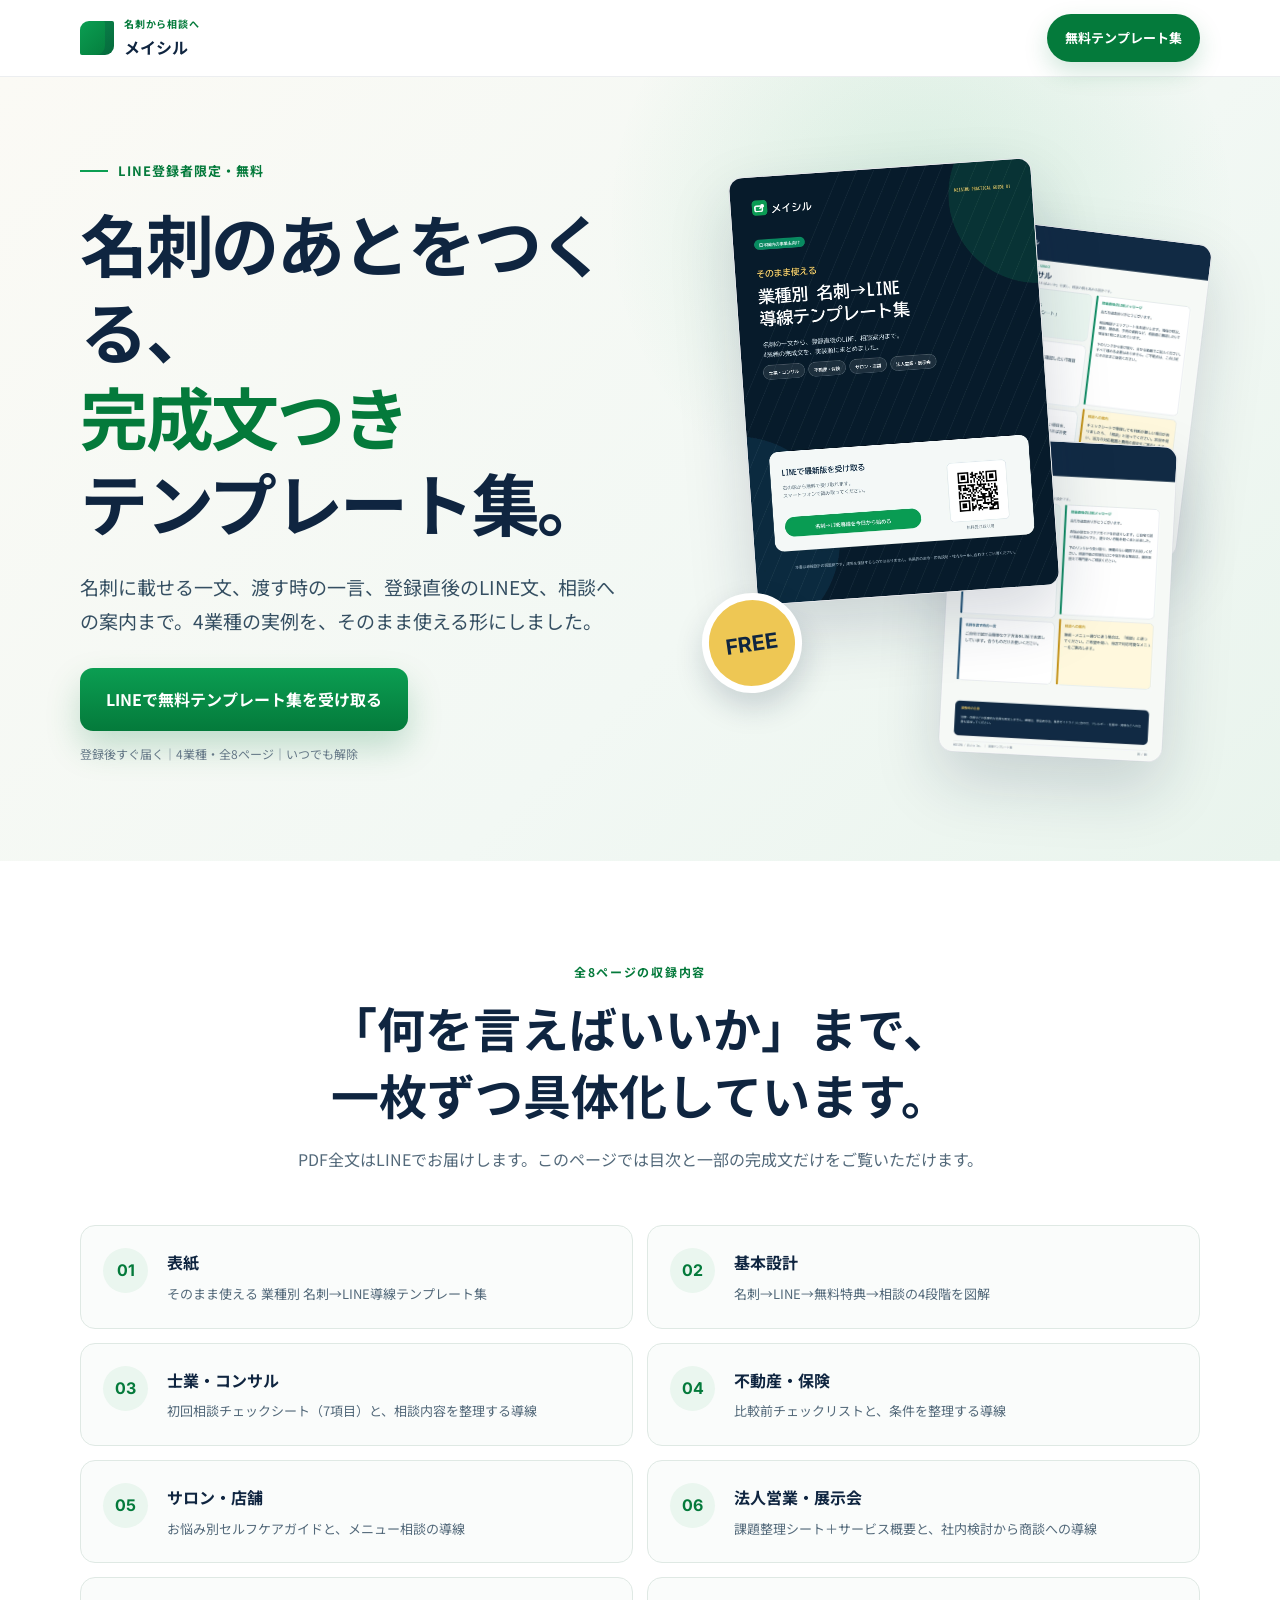
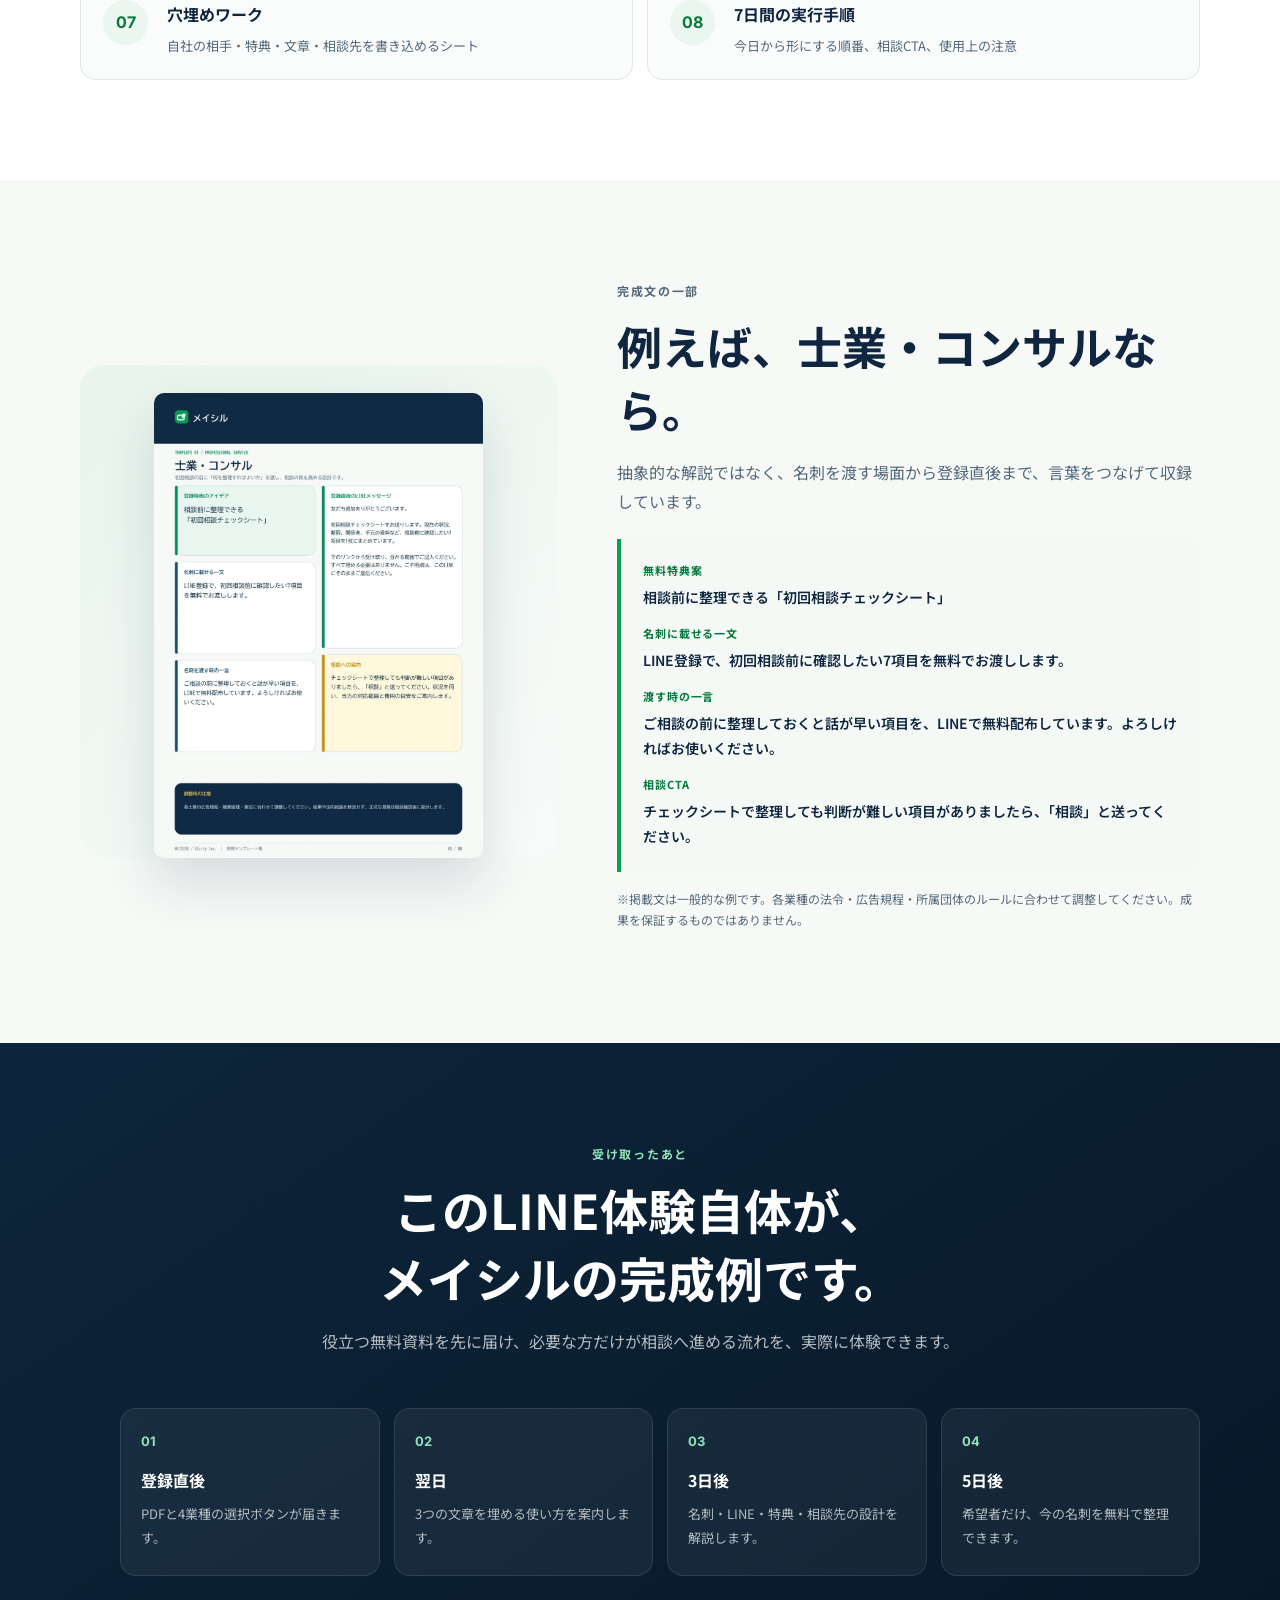
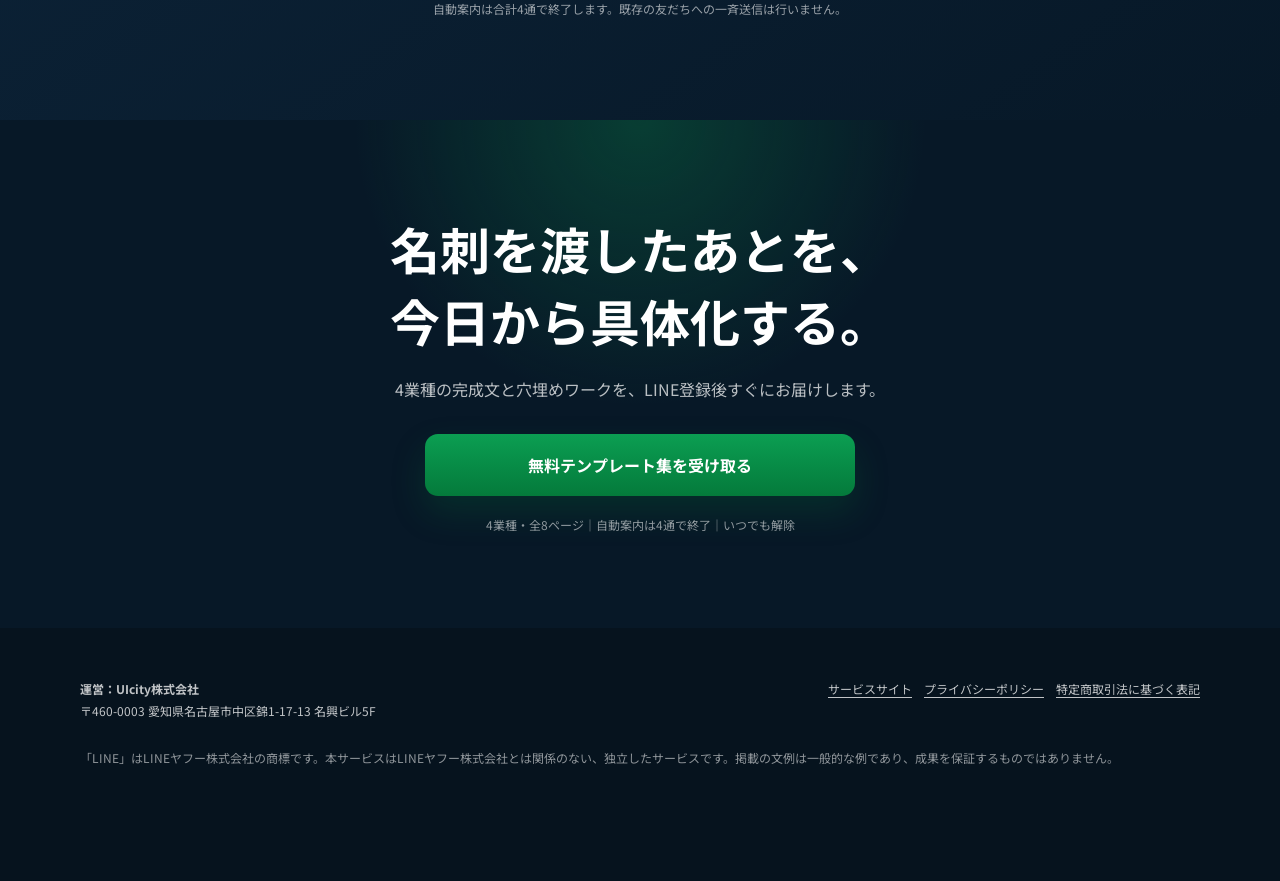
<file: checklist.html>
<!DOCTYPE html>
<html lang="ja">
<head>
<meta charset="UTF-8">
<meta name="viewport" content="width=device-width, initial-scale=1.0">
<title>無料PDF｜業種別 名刺→LINE導線テンプレート集｜メイシル</title>
<meta name="description" content="名刺の一文、渡す時の一言、登録直後のLINE文、相談CTAまで。4業種・全8ページの完成文つきテンプレート集をLINEで無料配布しています。LINE登録特典の実例としてそのまま使えます。">
<meta property="og:type" content="website">
<meta property="og:site_name" content="コンバージョン名刺 メイシル">
<meta property="og:title" content="そのまま使える 業種別 名刺→LINE導線テンプレート集">
<meta property="og:description" content="4業種・全8ページ。名刺からLINE、登録特典、相談までの完成文を無料で。">
<meta property="og:url" content="https://meisiru.vercel.app/checklist.html">
<meta property="og:image" content="https://meisiru.vercel.app/ogp.png">
<meta property="og:locale" content="ja_JP">
<meta name="twitter:card" content="summary_large_image">
<link rel="canonical" href="https://meisiru.vercel.app/checklist.html">
<link rel="icon" type="image/svg+xml" href="assets/favicon.svg">

<!-- ================= GA4（差し替え: 【GA4測定ID】 例 G-XXXXXXXXXX） =================
     ⚠️公開前必須: GA4測定ID発行後、このコメントを解除してIDを差し替えること
     （未解除のまま公開すると計測ゼロ） -->
<!--
<script async src="https://www.googletagmanager.com/gtag/js?id=【GA4測定ID】"></script>
<script>
  window.dataLayer = window.dataLayer || [];
  function gtag(){ dataLayer.push(arguments); }
  gtag('js', new Date());
  gtag('config', '【GA4測定ID】');
</script>
-->

<link rel="preconnect" href="https://fonts.googleapis.com">
<link rel="preconnect" href="https://fonts.gstatic.com" crossorigin>
<link href="https://fonts.googleapis.com/css2?family=Noto+Sans+JP:wght@400;500;700&family=Inter:wght@600;700&display=swap" rel="stylesheet">
<style>
:root{--navy:#0F2540;--deep:#071827;--green:#0B9E52;--green2:#047A3B;--mint:#EAF6EF;--gold:#EEC754;--ink:#20384B;--muted:#53697A;--line:#DFE9E4;--white:#fff}
*{box-sizing:border-box}html{scroll-behavior:smooth}body{margin:0;color:var(--ink);background:#F7F9F7;font-family:"Noto Sans JP","Yu Gothic",sans-serif;line-height:1.8}img{max-width:100%;height:auto}a{color:inherit}.container{width:min(1120px,calc(100% - 40px));margin:auto}
.skip{position:fixed;left:12px;top:-80px;z-index:1000;padding:10px 14px;color:#fff;background:var(--navy);border-radius:8px}.skip:focus{top:12px}
.header{position:sticky;top:0;z-index:50;border-bottom:1px solid rgba(15,37,64,.08);background:rgba(255,255,255,.92);backdrop-filter:blur(14px)}.header-inner{height:76px;display:flex;align-items:center;justify-content:space-between;gap:24px}.brand{display:flex;align-items:center;gap:10px;text-decoration:none;font-weight:700;color:var(--navy)}.brand-mark{width:34px;height:34px;border-radius:9px 2px 9px 2px;background:linear-gradient(135deg,var(--green),var(--green2));box-shadow:inset -9px 0 rgba(15,37,64,.18)}.brand small{display:block;color:var(--green2);font-size:10px;font-weight:700;letter-spacing:.08em}.header-link{padding:12px 18px;color:#fff;background:var(--green2);border-radius:999px;text-decoration:none;font-size:13px;font-weight:700;box-shadow:0 10px 24px rgba(4,122,59,.18)}
.hero{overflow:hidden;padding:82px 0 96px;background:radial-gradient(circle at 72% 18%,rgba(11,158,82,.13),transparent 28%),linear-gradient(135deg,#FBFAF5 0%,#F2F8F4 60%,#E9F4ED 100%)}.hero-grid{display:grid;align-items:center;gap:72px}.eyebrow{display:flex;align-items:center;gap:10px;margin:0 0 18px;color:var(--green2);font-size:13px;font-weight:700;letter-spacing:.08em}.eyebrow::before{content:"";width:28px;height:2px;background:var(--green)}h1{margin:0;color:var(--navy);font-size:clamp(38px,5.6vw,68px);line-height:1.27;letter-spacing:-.035em}h1 span{color:var(--green2)}.hero-lead{max-width:650px;margin:24px 0 0;color:#354F62;font-size:clamp(16px,1.7vw,19px)}.cta{display:inline-flex;align-items:center;justify-content:center;margin-top:30px;padding:17px 26px;color:#fff;background:linear-gradient(180deg,var(--green),var(--green2));border-radius:13px;text-decoration:none;font-weight:700;text-align:center;box-shadow:0 16px 34px rgba(4,122,59,.22)}.micro{margin:12px 0 0;color:#657887;font-size:12px}.hero-visual{position:relative;min-height:590px}.hero-cover,.hero-page{position:absolute;overflow:hidden;border:1px solid rgba(15,37,64,.10);border-radius:14px;background:#fff;box-shadow:0 28px 64px rgba(15,37,64,.17)}.hero-cover{z-index:2;left:8%;top:0;width:61%;transform:rotate(-4deg)}.hero-page{width:45%}.hero-page.one{right:1%;top:64px;transform:rotate(7deg)}.hero-page.two{right:6%;bottom:0;transform:rotate(3deg)}.hero-visual img{display:block;width:100%}.free-seal{position:absolute;z-index:4;left:0;bottom:64px;width:100px;height:100px;display:grid;place-items:center;border:7px solid #fff;border-radius:50%;color:var(--navy);background:var(--gold);font:700 21px/1 Inter,sans-serif;box-shadow:0 14px 30px rgba(15,37,64,.18);transform:rotate(-8deg)}
.section{padding:100px 0}.section.white{background:#fff}.section.dark{color:#fff;background:linear-gradient(145deg,#0D253B,#071827)}.section-head{max-width:820px;margin:0 auto 52px;text-align:center}.kicker{margin:0 0 12px;color:var(--green2);font-size:12px;font-weight:700;letter-spacing:.14em}.dark .kicker{color:#8FE3B6}.section h2{margin:0;color:var(--navy);font-size:clamp(30px,4.2vw,48px);line-height:1.4}.dark h2{color:#fff}.section-head>p:last-child{color:var(--muted);font-size:16px}.dark .section-head>p:last-child{color:rgba(255,255,255,.7)}
.contents{display:grid;grid-template-columns:repeat(2,1fr);gap:14px}.contents article{display:grid;grid-template-columns:50px 1fr;gap:14px;padding:22px;border:1px solid var(--line);border-radius:15px;background:#FAFCFB}.contents b{width:45px;height:45px;display:grid;place-items:center;border-radius:50%;color:var(--green2);background:var(--mint);font-family:Inter,sans-serif}.contents h3{margin:0 0 5px;color:var(--navy);font-size:16px}.contents p{margin:0;color:var(--muted);font-size:13px}
.sample-grid{display:grid;align-items:center;gap:60px}.sample-preview{position:relative;padding:28px 28px 0;background:linear-gradient(145deg,#E8F4ED,#F8FBF9);border-radius:24px}.sample-preview img{display:block;width:78%;margin:auto;border-radius:10px;box-shadow:0 24px 54px rgba(15,37,64,.14)}.sample-copy h2{margin:0 0 18px;color:var(--navy);font-size:clamp(30px,4vw,45px);line-height:1.4}.sample-copy>p{color:var(--muted)}.sample-box{margin-top:24px;padding:22px;border-left:4px solid var(--green);border-radius:0 14px 14px 0;background:#F4F9F6}.sample-box dt{margin-top:14px;color:var(--green2);font-size:11px;font-weight:700;letter-spacing:.08em}.sample-box dt:first-child{margin-top:0}.sample-box dd{margin:4px 0 0;color:var(--navy);font-size:14px;font-weight:600}.sample-note{font-size:12px!important}
.steps{display:grid;grid-template-columns:repeat(4,1fr);gap:14px;counter-reset:step}.steps li{position:relative;padding:26px 20px;border:1px solid rgba(255,255,255,.10);border-radius:16px;background:rgba(255,255,255,.055);list-style:none}.steps li::before{counter-increment:step;content:"0" counter(step);display:block;margin-bottom:18px;color:#8FE3B6;font:700 13px/1 Inter,sans-serif}.steps strong{display:block;margin-bottom:8px}.steps p{margin:0;color:rgba(255,255,255,.68);font-size:13px}.steps-note{margin:22px 0 0;color:rgba(255,255,255,.58);font-size:12px;text-align:center}
.final{text-align:center;padding:92px 0;color:#fff;background:radial-gradient(circle at 50% 0,rgba(11,158,82,.28),transparent 35%),var(--deep)}.final h2{margin:0;font-size:clamp(32px,4.4vw,50px);line-height:1.45}.final p{max-width:690px;margin:18px auto 0;color:rgba(255,255,255,.72)}.final .cta{min-width:min(100%,430px)}.final .micro{color:rgba(255,255,255,.55)}
.footer{padding:38px 0 100px;color:rgba(255,255,255,.75);background:#06131E;font-size:12px}.footer-inner{display:flex;justify-content:space-between;gap:30px}.footer a{text-underline-offset:3px}.fixed{display:none}
@media(min-width:900px){.hero-grid{grid-template-columns:1.05fr .95fr}.sample-grid{grid-template-columns:.9fr 1.1fr}}
@media(max-width:899px){.hero{padding-top:58px}.hero-visual{min-height:560px;max-width:650px;width:100%;margin:auto}.contents{grid-template-columns:1fr}.steps{grid-template-columns:repeat(2,1fr)}}
@media(max-width:600px){.container{width:min(100% - 28px,1120px)}.header-inner{height:66px}.brand small{display:none}.header-link{padding:10px 12px;font-size:11px}.hero{padding:48px 0 64px}.hero-grid{gap:38px}h1{font-size:37px}.cta{width:100%;padding-inline:14px}.hero-visual{min-height:420px}.hero-cover{left:0;width:64%}.hero-page{width:46%}.hero-page.one{top:35px}.free-seal{bottom:34px;width:78px;height:78px;font-size:17px}.section{padding:72px 0}.section-head{margin-bottom:36px}.section-head>p:last-child{font-size:14px}.sample-grid{gap:34px}.sample-preview{padding:18px 18px 0}.sample-preview img{width:88%}.steps{grid-template-columns:1fr}.footer-inner{display:block}.footer-inner p:last-child{margin-top:20px}.fixed{position:fixed;left:10px;right:10px;bottom:10px;z-index:60;display:block;padding:13px 14px;color:#fff;background:var(--green2);border-radius:12px;text-align:center;text-decoration:none;font-size:13px;font-weight:700;box-shadow:0 12px 30px rgba(4,122,59,.32)}body{padding-bottom:64px}}
@media(prefers-reduced-motion:reduce){html{scroll-behavior:auto}}
</style>
</head>
<body>
<a class="skip" href="#main">本文へスキップ</a>
<header class="header">
  <div class="container header-inner">
    <a class="brand" href="index.html"><span class="brand-mark" aria-hidden="true"></span><span><small>名刺から相談へ</small>メイシル</span></a>
    <a class="header-link js-cta" data-cta-id="offer-lp-header" data-cta-type="offer" data-placement="offer-lp-header" href="https://lin.ee/rxtsy4f" target="_blank" rel="noopener">無料テンプレート集</a>
  </div>
</header>

<main id="main">
  <section class="hero">
    <div class="container hero-grid">
      <div>
        <p class="eyebrow">LINE登録者限定・無料</p>
        <h1>名刺のあとをつくる、<br><span>完成文つき</span><br>テンプレート集。</h1>
        <p class="hero-lead">名刺に載せる一文、渡す時の一言、登録直後のLINE文、相談への案内まで。4業種の実例を、そのまま使える形にしました。</p>
        <a class="cta js-cta" data-cta-id="offer-lp-hero" data-cta-type="offer" data-placement="offer-lp-hero" href="https://lin.ee/rxtsy4f" target="_blank" rel="noopener">LINEで無料テンプレート集を受け取る</a>
        <p class="micro">登録後すぐ届く｜4業種・全8ページ｜いつでも解除</p>
      </div>
      <div class="hero-visual" aria-label="無料テンプレート集の表紙と内容プレビュー">
        <div class="hero-cover"><img src="assets/offer/offer-cover.webp" alt="そのまま使える 業種別 名刺からLINE導線テンプレート集 表紙" width="900" height="1273"></div>
        <div class="hero-page one"><img src="assets/offer/offer-page-03.webp" alt="士業・コンサル向けページの一部" width="900" height="1273"></div>
        <div class="hero-page two"><img src="assets/offer/offer-page-05.webp" alt="サロン・店舗向けページの一部" width="900" height="1273"></div>
        <span class="free-seal">FREE</span>
      </div>
    </div>
  </section>

  <section class="section white" id="contents">
    <div class="container">
      <div class="section-head">
        <p class="kicker">全8ページの収録内容</p>
        <h2>「何を言えばいいか」まで、<br>一枚ずつ具体化しています。</h2>
        <p>PDF全文はLINEでお届けします。このページでは目次と一部の完成文だけをご覧いただけます。</p>
      </div>
      <div class="contents">
        <article><b>01</b><div><h3>表紙</h3><p>そのまま使える 業種別 名刺→LINE導線テンプレート集</p></div></article>
        <article><b>02</b><div><h3>基本設計</h3><p>名刺→LINE→無料特典→相談の4段階を図解</p></div></article>
        <article><b>03</b><div><h3>士業・コンサル</h3><p>初回相談チェックシート（7項目）と、相談内容を整理する導線</p></div></article>
        <article><b>04</b><div><h3>不動産・保険</h3><p>比較前チェックリストと、条件を整理する導線</p></div></article>
        <article><b>05</b><div><h3>サロン・店舗</h3><p>お悩み別セルフケアガイドと、メニュー相談の導線</p></div></article>
        <article><b>06</b><div><h3>法人営業・展示会</h3><p>課題整理シート＋サービス概要と、社内検討から商談への導線</p></div></article>
        <article><b>07</b><div><h3>穴埋めワーク</h3><p>自社の相手・特典・文章・相談先を書き込めるシート</p></div></article>
        <article><b>08</b><div><h3>7日間の実行手順</h3><p>今日から形にする順番、相談CTA、使用上の注意</p></div></article>
      </div>
    </div>
  </section>

  <section class="section">
    <div class="container sample-grid">
      <div class="sample-preview"><img src="assets/offer/offer-page-03.webp" alt="士業・コンサル向けテンプレートページのプレビュー" width="900" height="1273" loading="lazy"></div>
      <div class="sample-copy">
        <p class="kicker">完成文の一部</p>
        <h2>例えば、士業・コンサルなら。</h2>
        <p>抽象的な解説ではなく、名刺を渡す場面から登録直後まで、言葉をつなげて収録しています。</p>
        <dl class="sample-box">
          <dt>無料特典案</dt><dd>相談前に整理できる「初回相談チェックシート」</dd>
          <dt>名刺に載せる一文</dt><dd>LINE登録で、初回相談前に確認したい7項目を無料でお渡しします。</dd>
          <dt>渡す時の一言</dt><dd>ご相談の前に整理しておくと話が早い項目を、LINEで無料配布しています。よろしければお使いください。</dd>
          <dt>相談CTA</dt><dd>チェックシートで整理しても判断が難しい項目がありましたら、「相談」と送ってください。</dd>
        </dl>
        <p class="sample-note">※掲載文は一般的な例です。各業種の法令・広告規程・所属団体のルールに合わせて調整してください。成果を保証するものではありません。</p>
      </div>
    </div>
  </section>

  <section class="section dark">
    <div class="container">
      <div class="section-head">
        <p class="kicker">受け取ったあと</p>
        <h2>このLINE体験自体が、<br>メイシルの完成例です。</h2>
        <p>役立つ無料資料を先に届け、必要な方だけが相談へ進める流れを、実際に体験できます。</p>
      </div>
      <ol class="steps">
        <li><strong>登録直後</strong><p>PDFと4業種の選択ボタンが届きます。</p></li>
        <li><strong>翌日</strong><p>3つの文章を埋める使い方を案内します。</p></li>
        <li><strong>3日後</strong><p>名刺・LINE・特典・相談先の設計を解説します。</p></li>
        <li><strong>5日後</strong><p>希望者だけ、今の名刺を無料で整理できます。</p></li>
      </ol>
      <p class="steps-note">自動案内は合計4通で終了します。既存の友だちへの一斉送信は行いません。</p>
    </div>
  </section>

  <section class="final">
    <div class="container">
      <h2>名刺を渡したあとを、<br>今日から具体化する。</h2>
      <p>4業種の完成文と穴埋めワークを、LINE登録後すぐにお届けします。</p>
      <a class="cta js-cta" data-cta-id="offer-lp-final" data-cta-type="offer" data-placement="offer-lp-final" href="https://lin.ee/rxtsy4f" target="_blank" rel="noopener">無料テンプレート集を受け取る</a>
      <p class="micro">4業種・全8ページ｜自動案内は4通で終了｜いつでも解除</p>
    </div>
  </section>
</main>

<footer class="footer">
  <div class="container footer-inner">
    <p><strong>運営：UIcity株式会社</strong><br>〒460-0003 愛知県名古屋市中区錦1-17-13 名興ビル5F</p>
    <p><a href="index.html">サービスサイト</a>　<a href="プライバシーポリシー.html">プライバシーポリシー</a>　<a href="特定商取引法に基づく表記.html">特定商取引法に基づく表記</a></p>
  </div>
  <div class="container" style="margin-top:14px;color:rgba(255,255,255,.55)">
    <p>「LINE」はLINEヤフー株式会社の商標です。本サービスはLINEヤフー株式会社とは関係のない、独立したサービスです。掲載の文例は一般的な例であり、成果を保証するものではありません。</p>
  </div>
</footer>

<a class="fixed js-cta" data-cta-id="offer-lp-mobile-fixed" data-cta-type="offer" data-placement="offer-lp-mobile-fixed" href="https://lin.ee/rxtsy4f" target="_blank" rel="noopener">無料テンプレート集を受け取る</a>
<script src="assets/site.js"></script>
</body>
</html>
</file>
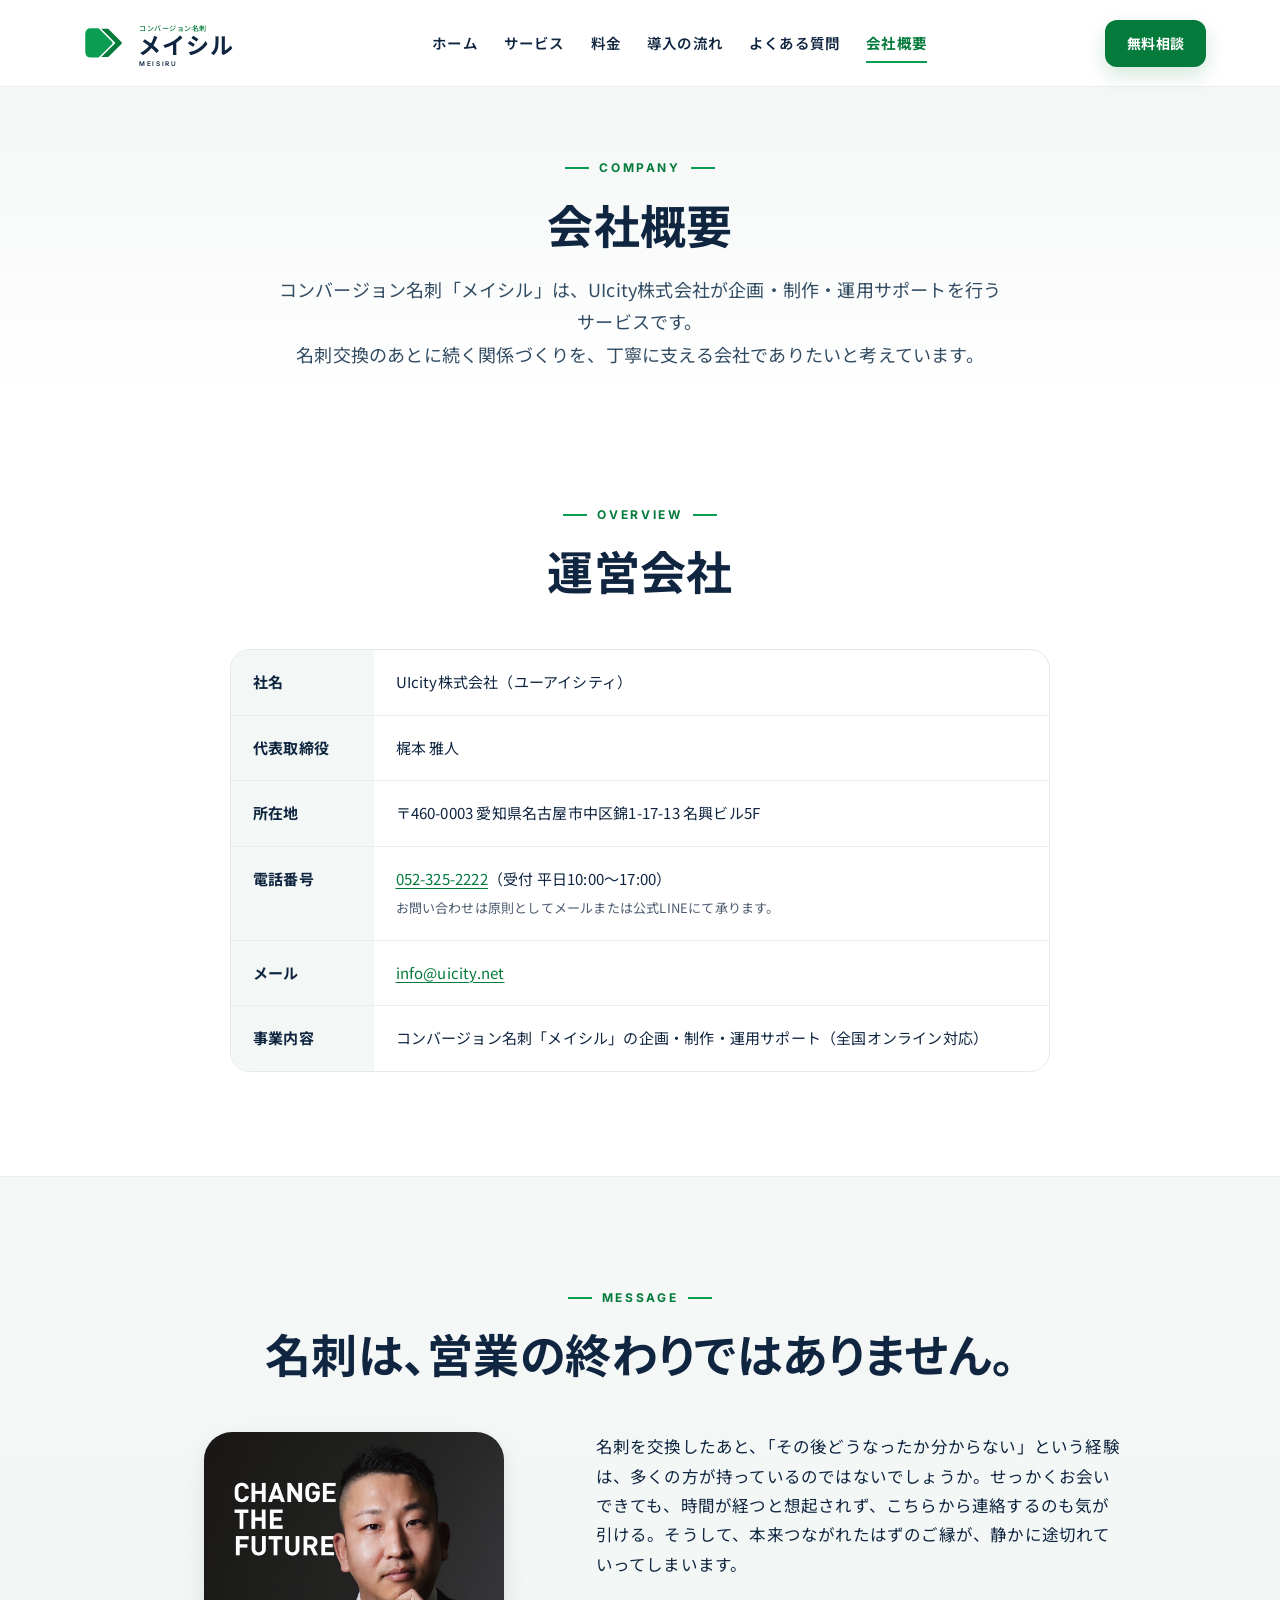
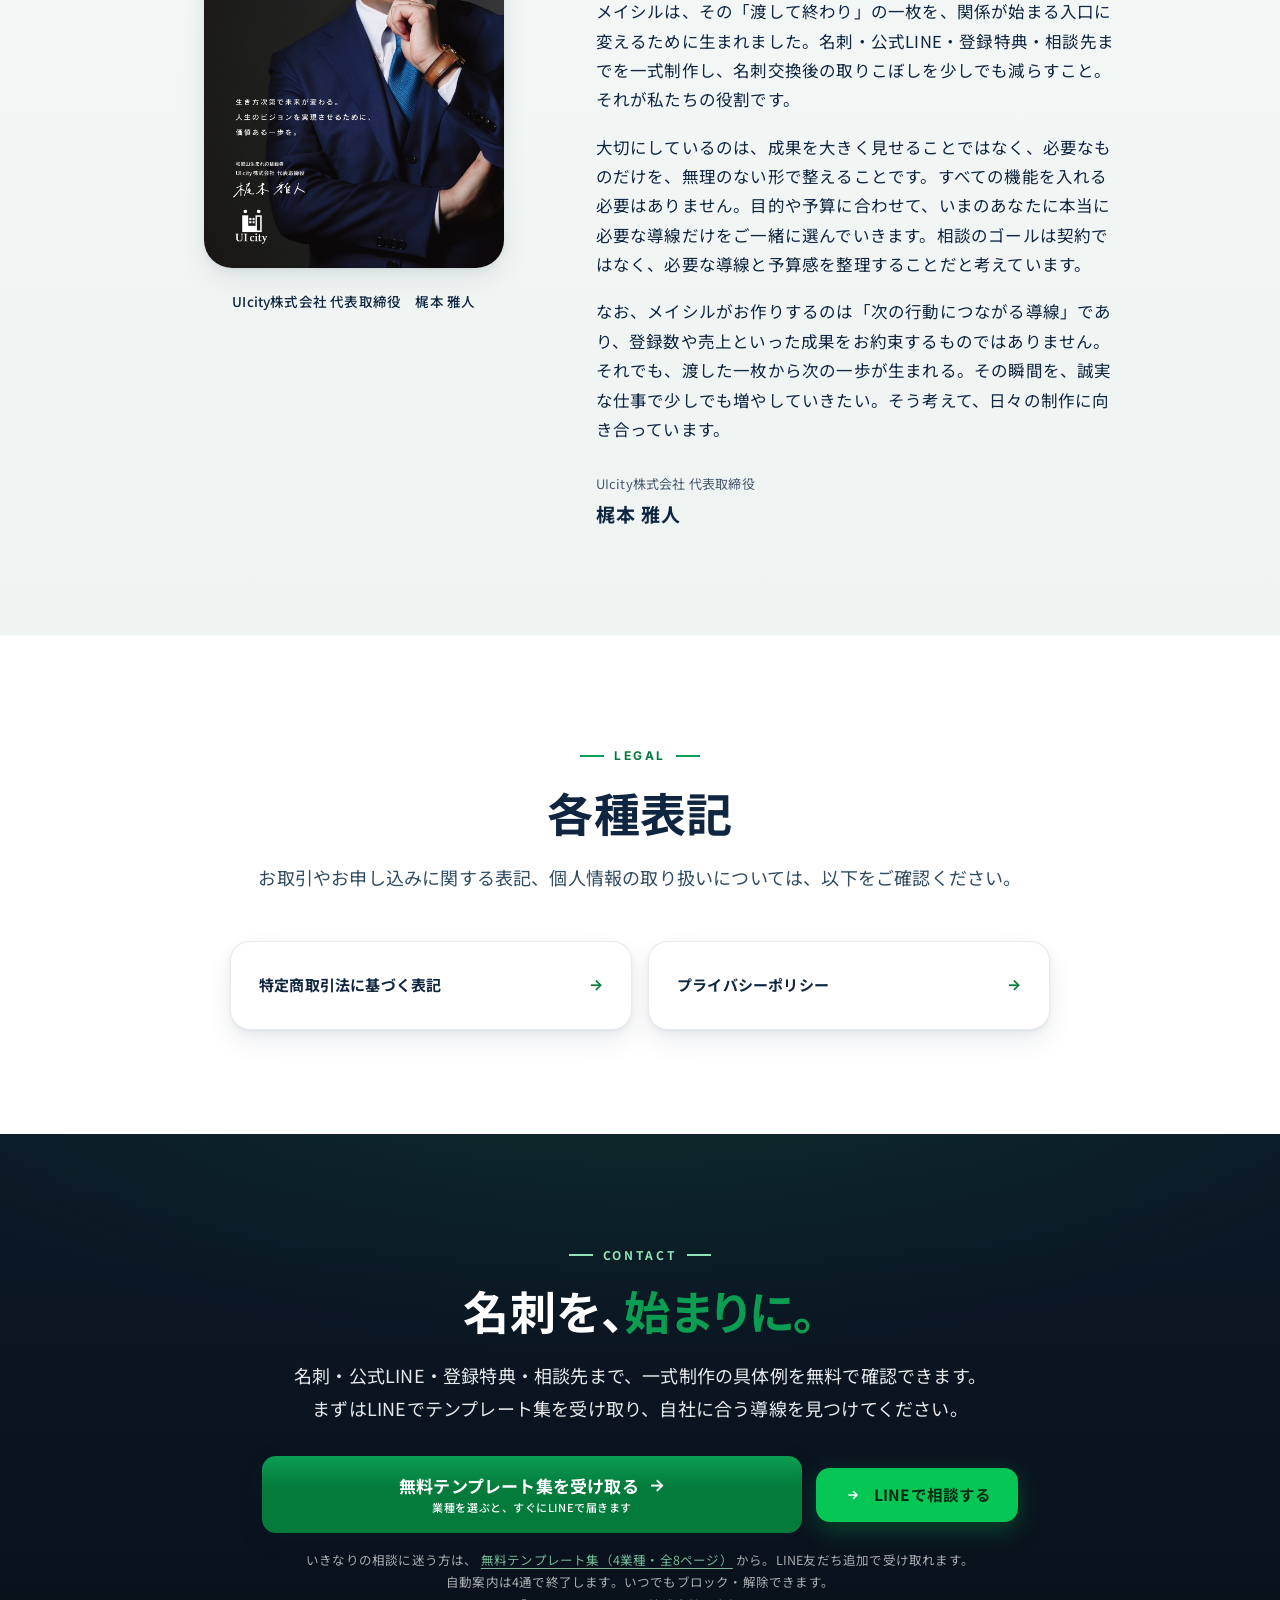
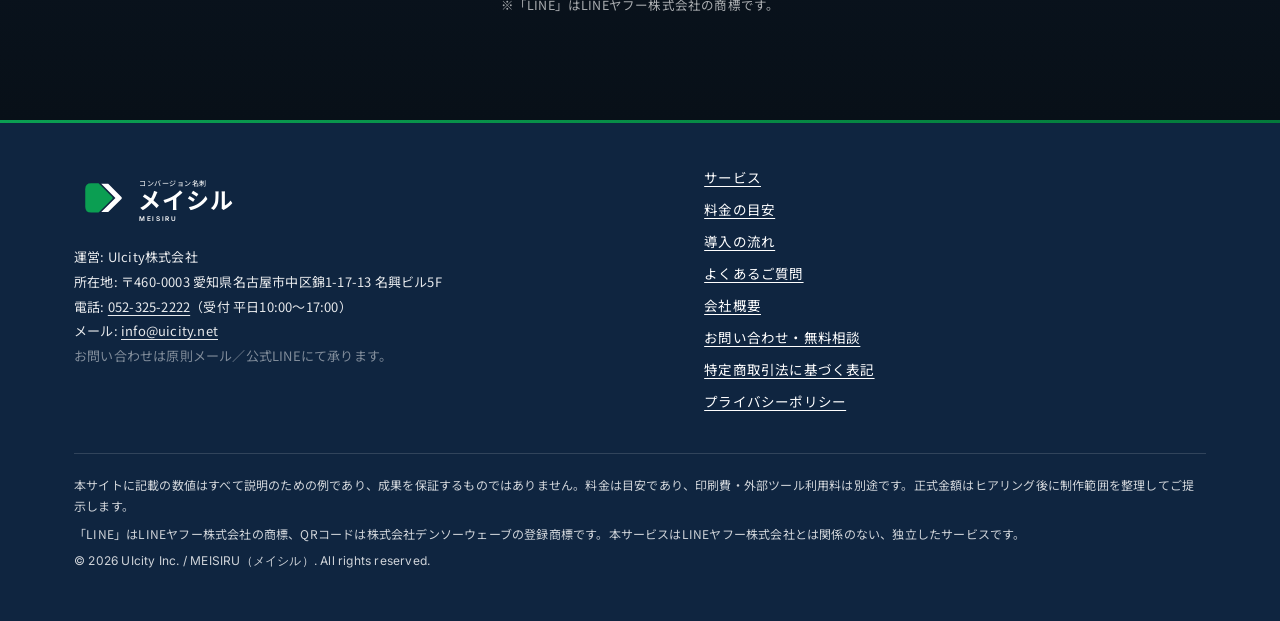
<file: company.html>
<!DOCTYPE html>
<html lang="ja">
<head>
<meta charset="UTF-8">
<meta name="viewport" content="width=device-width, initial-scale=1.0">

<title>会社概要｜UIcity株式会社（名古屋）｜メイシル</title>
<meta name="description" content="コンバージョン名刺 メイシルを運営する、名古屋市中区のUIcity株式会社の会社概要と代表挨拶です。全国オンライン対応で、名刺×公式LINEの導線制作を提供しています。">

<!-- OGP -->
<meta property="og:type" content="website">
<meta property="og:site_name" content="コンバージョン名刺 メイシル">
<meta property="og:title" content="会社概要｜UIcity株式会社（名古屋）｜メイシル">
<meta property="og:description" content="コンバージョン名刺 メイシルを運営する、名古屋市中区のUIcity株式会社をご紹介します。全国オンライン対応。">
<meta property="og:url" content="https://meisiru.vercel.app/company.html">
<meta property="og:image" content="https://meisiru.vercel.app/ogp.png"><!-- 差し替え: ogp を PNG(1200×630) 化して配置 -->
<meta property="og:locale" content="ja_JP">
<meta name="twitter:card" content="summary_large_image">
<link rel="canonical" href="https://meisiru.vercel.app/company.html">

<!-- favicon -->
<link rel="icon" type="image/svg+xml" href="favicon.svg">

<!-- ================= GA4（差し替え: 【GA4測定ID】 例 G-XXXXXXXXXX） =================
     ⚠️公開前必須: GA4測定ID発行後、このコメントを解除してIDを差し替えること
     （未解除のまま公開すると計測ゼロ） -->
<!--
<script async src="https://www.googletagmanager.com/gtag/js?id=【GA4測定ID】"></script>
<script>
  window.dataLayer = window.dataLayer || [];
  function gtag(){ dataLayer.push(arguments); }
  gtag('js', new Date());
  gtag('config', '【GA4測定ID】');
</script>
-->

<!-- Google Fonts（Noto Sans JP / Inter：SIL OFL 1.1） -->
<link rel="preconnect" href="https://fonts.googleapis.com">
<link rel="preconnect" href="https://fonts.gstatic.com" crossorigin>
<link href="https://fonts.googleapis.com/css2?family=Noto+Sans+JP:wght@400;500;700&family=Inter:wght@400;600;700&display=swap" rel="stylesheet">

<!-- 共通CSS -->
<link rel="stylesheet" href="assets/site.css">

<!-- ページ固有スタイル（会社概要: 情報テーブル・代表挨拶・代表写真フォールバック） -->
<style>
/* 会社概要リード */
.company-hero{ background:linear-gradient(180deg,var(--bg) 0%,var(--white) 100%); padding:64px 0 24px; }
.company-hero .kicker.en{ font-family:"Inter","Segoe UI","Helvetica Neue",Arial,sans-serif; }

/* 会社概要テーブル（縦罫全廃・角丸箱・行ごと下罫線） */
.company-table{
  max-width:820px; margin:0 auto;
  border:1px solid var(--border); border-radius:var(--radius);
  background:var(--white); overflow:hidden;
}
.company-table table{ width:100%; font-size:15px; }
.company-table th,
.company-table td{
  border:0; border-bottom:1px solid var(--hairline);
  padding:18px 22px; text-align:left; vertical-align:top; line-height:1.9;
}
.company-table th{
  width:9.5em; white-space:nowrap; font-weight:700;
  color:var(--navy); background:var(--bg);
}
.company-table tbody tr:last-child th,
.company-table tr:last-child th,
.company-table tr:last-child td{ border-bottom:0; }
.company-table a{ color:var(--green-dark); text-decoration:underline; text-underline-offset:3px; }
@media (max-width:560px){
  .company-table th,
  .company-table td{ display:block; width:auto; padding:14px 18px; }
  .company-table th{ border-bottom:0; padding-bottom:2px; }
  .company-table td{ padding-top:4px; }
}

/* 代表挨拶 */
.greeting-grid{ display:grid; gap:36px; align-items:start; max-width:960px; margin:0 auto; }
@media (min-width:820px){ .greeting-grid{ grid-template-columns:.85fr 1.15fr; gap:48px; } }
.greeting-body p{ margin-bottom:18px; }
.greeting-body p:last-child{ margin-bottom:0; }
.greeting-sign{ margin-top:28px; font-size:14px; }
.greeting-sign .role{ display:block; font-size:13px; opacity:.75; margin-bottom:2px; }
.greeting-sign .name{ font-size:19px; font-weight:700; letter-spacing:.06em; }

/* 代表写真（figure）＋ 画像欠落時のモノグラム円フォールバック */
.rep-photo{ text-align:center; }
.rep-photo img{
  width:100%; max-width:300px; border-radius:var(--radius-lg);
  box-shadow:var(--shadow-rest); display:inline-block;
}
.rep-photo figcaption{
  margin-top:14px; font-size:13.5px; font-weight:500; color:var(--navy); line-height:1.7;
}
/* onerror で .noimg 付与時: 頭文字「梶」のモノグラム円を疑似要素で表示 */
.rep-photo.noimg::before{
  content:"梶"; display:flex; align-items:center; justify-content:center;
  width:180px; height:180px; margin:8px auto 0; border-radius:50%;
  background:linear-gradient(150deg,var(--green) 0%,var(--green-dark) 100%);
  color:var(--white); font-size:76px; font-weight:700; line-height:1;
  font-feature-settings:'palt'; box-shadow:var(--shadow-rest);
}
@media (prefers-reduced-motion:reduce){
  .rep-photo img{ box-shadow:var(--shadow-rest); }
}

/* 法務リンク（カード2枚） */
.legal-links{ display:grid; gap:16px; max-width:820px; margin:0 auto; }
@media (min-width:600px){ .legal-links{ grid-template-columns:repeat(2,1fr); } }
.legal-links a.card{
  display:flex; align-items:center; justify-content:space-between; gap:12px;
  text-decoration:none; color:var(--navy); font-weight:700; font-size:15px;
}
.legal-links a.card:hover{ border-color:#CFE9DC; }
.legal-links a.card .arw{
  font-family:"Inter","Segoe UI",Arial,sans-serif; color:var(--green-dark); font-weight:700;
  transition:transform .2s var(--ease-out);
}
.legal-links a.card:hover .arw{ transform:translateX(3px); }
@media (prefers-reduced-motion:reduce){
  .legal-links a.card:hover .arw{ transform:none; }
}
</style>

<!-- 構造化データ（Organization） -->
<script type="application/ld+json">
{
  "@context": "https://schema.org",
  "@type": "Organization",
  "@id": "https://meisiru.vercel.app/#organization",
  "name": "ＵＩｃｉｔｙ株式会社",
  "url": "https://meisiru.vercel.app/",
  "address": {
    "@type": "PostalAddress",
    "postalCode": "460-0003",
    "addressRegion": "愛知県",
    "addressLocality": "名古屋市中区",
    "streetAddress": "錦1-17-13 名興ビル5F",
    "addressCountry": "JP"
  },
  "telephone": "+81-52-325-2222"
}
</script>
</head>
<body>
<a class="skip-link" href="#main">本文へスキップ</a>

<header class="site-header">
  <div class="header-inner">
    <a href="index.html" class="header-logo" aria-label="コンバージョン名刺 メイシル トップへ">
      <!-- ロゴ横組み（インラインSVG／案A） -->
      <svg xmlns="http://www.w3.org/2000/svg" viewBox="0 0 640 236" role="img" aria-label="コンバージョン名刺 メイシル">
        <g transform="translate(106,117) scale(0.65) translate(-235.6,-256)">
          <path d="M166,176 L207,176 L281.7,250.7 Q287,256 281.7,261.3 L207,336 L166,336 Q134,336 134,304 L134,208 Q134,176 166,176 Z" fill="#0B9E52"/>
          <path d="M221.6,178.4 L259.6,178.4 L331.9,250.7 Q337.2,256 331.9,261.3 L259.6,333.6 L221.6,333.6 L299.2,256 Z" fill="#047A3B"/>
        </g>
        <text x="231" y="74" font-size="25" font-weight="500" letter-spacing="2" fill="#047A3B" font-family="'Noto Sans JP','Yu Gothic UI','Yu Gothic',Meiryo,sans-serif">コンバージョン名刺</text>
        <text x="229" y="157" font-size="82" font-weight="700" letter-spacing="3.3" fill="#0F2540" font-family="'Noto Sans JP','Yu Gothic UI','Yu Gothic',Meiryo,sans-serif">メ<tspan dx="-1.5">イシ</tspan><tspan dx="-1">ル</tspan></text>
        <text x="231" y="198" font-size="23" font-weight="600" letter-spacing="6" fill="#0F2540" font-family="'Inter','Segoe UI','Yu Gothic UI',Arial,sans-serif">MEISIRU</text>
      </svg>
    </a>

    <nav class="header-nav" aria-label="グローバルメニュー">
      <a href="index.html">ホーム</a>
      <a href="service.html">サービス</a>
      <a href="price.html">料金</a>
      <a href="flow.html">導入の流れ</a>
      <a href="faq.html">よくある質問</a>
      <a href="company.html" aria-current="page">会社概要</a>
    </nav>

    <!-- 右端: 無料テンプレート集 -->
    <a class="header-cta js-cta" data-cta-id="consult_company_header" data-cta-type="consult" data-placement="company_header"
       href="https://lin.ee/oGIGfiq"
       target="_blank" rel="noopener">無料相談</a>

    <!-- ハンバーガー（モバイルのみ表示） -->
    <button class="nav-toggle" aria-label="メニューを開閉" aria-expanded="false" aria-controls="mobile-nav">
      <span></span><span></span><span></span>
    </button>
  </div>
</header>

<!-- モバイルナビ -->
<nav class="mobile-nav" id="mobile-nav" aria-label="モバイルメニュー">
  <a href="index.html">ホーム</a>
  <a href="service.html">サービス</a>
  <a href="price.html">料金</a>
  <a href="flow.html">導入の流れ</a>
  <a href="faq.html">よくある質問</a>
  <a href="company.html" aria-current="page">会社概要</a>
  <a class="btn btn-primary js-cta" data-cta-id="consult_company_mobile_nav" data-cta-type="consult" data-placement="company_mobile_nav"
     href="https://lin.ee/oGIGfiq"
     target="_blank" rel="noopener">無料相談を申し込む</a>
</nav>

<main id="main">

  <!-- ページヘッダー -->
  <section class="company-hero">
    <div class="container t-center">
      <span class="kicker en">COMPANY</span>
      <h1 class="section-title">会社概要</h1>
      <p class="section-lead">
        コンバージョン名刺「メイシル」は、UIcity株式会社が企画・制作・運用サポートを行う<span style="display:inline-block">サービスです。</span><br>
        名刺交換のあとに続く関係づくりを、丁寧に支える会社でありたいと考えています。
      </p>
    </div>
  </section>

  <!-- ① 会社概要テーブル -->
  <section class="section" aria-labelledby="overview-heading">
    <div class="container">
      <div class="section-head t-center">
        <span class="kicker en">OVERVIEW</span>
        <h2 class="section-title" id="overview-heading">運営会社</h2>
      </div>

      <div class="company-table">
        <table>
          <tbody>
            <tr>
              <th scope="row">社名</th>
              <td>UIcity株式会社（ユーアイシティ）</td>
            </tr>
            <tr>
              <th scope="row">代表取締役</th>
              <td>梶本 雅人</td>
            </tr>
            <tr>
              <th scope="row">所在地</th>
              <td>〒460-0003 愛知県名古屋市中区錦1-17-13 名興ビル5F</td>
            </tr>
            <tr>
              <th scope="row">電話番号</th>
              <td>
                <a href="tel:0523252222">052-325-2222</a>（受付 平日10:00〜17:00）<br>
                <span class="note">お問い合わせは原則としてメールまたは公式LINEにて承ります。</span>
              </td>
            </tr>
            <tr>
              <th scope="row">メール</th>
              <td><a href="mailto:info@uicity.net">info@uicity.net</a></td>
            </tr>
            <tr>
              <th scope="row">事業内容</th>
              <td>コンバージョン名刺「メイシル」の企画・制作・運用サポート（全国オンライン対応）</td>
            </tr>
          </tbody>
        </table>
      </div>
    </div>
  </section>

  <!-- ② 代表挨拶 -->
  <section class="section bg-light" aria-labelledby="greeting-heading">
    <div class="container">
      <div class="section-head t-center">
        <span class="kicker en">MESSAGE</span>
        <h2 class="section-title" id="greeting-heading">名刺は、営業の終わりではありません。</h2>
      </div>

      <div class="greeting-grid">
        <figure class="rep-photo">
          <img src="assets/rep.jpg" alt="UIcity株式会社 代表取締役 梶本 雅人"
               onerror="this.style.display='none';this.closest('.rep-photo').classList.add('noimg')">
          <figcaption>UIcity株式会社 代表取締役　梶本 雅人</figcaption>
        </figure>

        <div class="greeting-body">
          <p>
            名刺を交換したあと、「その後どうなったか分からない」という経験は、多くの方が持っているのではないでしょうか。せっかくお会いできても、時間が経つと想起されず、こちらから連絡するのも気が引ける。そうして、本来つながれたはずのご縁が、静かに途切れていってしまいます。
          </p>
          <p>
            メイシルは、その「渡して終わり」の一枚を、関係が始まる入口に変えるために生まれました。名刺・公式LINE・登録特典・相談先までを一式制作し、名刺交換後の取りこぼしを少しでも減らすこと。それが私たちの役割です。
          </p>
          <p>
            大切にしているのは、成果を大きく見せることではなく、必要なものだけを、無理のない形で整えることです。すべての機能を入れる必要はありません。目的や予算に合わせて、いまのあなたに本当に必要な導線だけをご一緒に選んでいきます。相談のゴールは契約ではなく、必要な導線と予算感を整理することだと考えています。
          </p>
          <p>
            なお、メイシルがお作りするのは「次の行動につながる導線」であり、登録数や売上といった成果をお約束するものではありません。それでも、渡した一枚から次の一歩が生まれる。その瞬間を、誠実な仕事で少しでも増やしていきたい。そう考えて、日々の制作に向き合っています。
          </p>

          <p class="greeting-sign">
            <span class="role">UIcity株式会社 代表取締役</span>
            <span class="name">梶本 雅人</span>
          </p>
        </div>
      </div>
    </div>
  </section>

  <!-- ③ 法務リンク -->
  <section class="section" aria-labelledby="legal-heading">
    <div class="container">
      <div class="section-head t-center">
        <span class="kicker en">LEGAL</span>
        <h2 class="section-title" id="legal-heading">各種表記</h2>
        <p class="section-lead">お取引やお申し込みに関する表記、個人情報の取り扱いについては、以下をご確認ください。</p>
      </div>

      <div class="legal-links">
        <a class="card card--shadow" href="特定商取引法に基づく表記.html">
          <span>特定商取引法に基づく表記</span>
          <span class="arw" aria-hidden="true">→</span>
        </a>
        <a class="card card--shadow" href="プライバシーポリシー.html">
          <span>プライバシーポリシー</span>
          <span class="arw" aria-hidden="true">→</span>
        </a>
      </div>
    </div>
  </section>

  <!-- ④ 共通CTAセクション -->
  <section class="section bg-dark" id="contact" aria-labelledby="cta-heading">
    <div class="container t-center">
      <span class="kicker" style="color:#8fe3b6;">CONTACT</span>
      <h2 class="section-title" id="cta-heading" style="color:#fff;">名刺を、<span class="accent">始まりに。</span></h2>
      <p class="section-lead" style="color:rgba(255,255,255,.9);">
        名刺・公式LINE・登録特典・相談先まで、一式制作の具体例を無料で確認できます。<br>
        まずはLINEでテンプレート集を受け取り、自社に合う導線を見つけてください。
      </p>

      <div class="cta-buttons" style="margin:32px 0 16px;">
        <!-- 主CTA: 無料テンプレート集 -->
        <a class="btn btn-primary js-cta" data-cta-id="offer_company_closing" data-cta-type="offer" data-placement="company_closing_primary"
           href="https://lin.ee/rxtsy4f"
           target="_blank" rel="noopener">
          無料テンプレート集を受け取る<span class="micro">業種を選ぶと、すぐにLINEで届きます</span>
        </a>
        <a class="btn btn-line js-cta" data-cta-id="consult_company_closing" data-cta-type="consult" data-placement="company_closing_secondary"
           href="https://lin.ee/oGIGfiq"
           target="_blank" rel="noopener">
          <span class="line-badge" aria-hidden="true"><svg viewBox="0 0 24 24" xmlns="http://www.w3.org/2000/svg"><path d="M4 12h16M13 5l7 7-7 7" fill="none" stroke="#FFFFFF" stroke-width="3.2" stroke-linecap="round" stroke-linejoin="round"/></svg></span>
          LINEで相談する
        </a>
      </div>

      <!-- 無料テンプレート集誘導（特典） -->
      <p class="cta-note" style="color:rgba(255,255,255,.82);">
        いきなりの相談に迷う方は、
        <a href="https://meisiru.vercel.app/checklist.html" target="_blank" rel="noopener" style="color:#8fe3b6; text-decoration:underline; text-underline-offset:3px;">無料テンプレート集（4業種・全8ページ）</a>
        から。LINE友だち追加で受け取れます。<br>
        自動案内は4通で終了します。いつでもブロック・解除できます。<br>
        ※「LINE」はLINEヤフー株式会社の商標です。
      </p>
    </div>
  </section>

</main>

<footer class="site-footer">
  <div class="container">
    <div class="footer-grid">
      <div>
        <div class="footer-logo">
          <!-- 白抜きロゴ（ダーク背景用） -->
          <svg xmlns="http://www.w3.org/2000/svg" viewBox="0 0 640 236" role="img" aria-label="コンバージョン名刺 メイシル">
            <g transform="translate(106,117) scale(0.65) translate(-235.6,-256)">
              <path d="M166,176 L207,176 L281.7,250.7 Q287,256 281.7,261.3 L207,336 L166,336 Q134,336 134,304 L134,208 Q134,176 166,176 Z" fill="#0B9E52"/>
              <path d="M221.6,178.4 L259.6,178.4 L331.9,250.7 Q337.2,256 331.9,261.3 L259.6,333.6 L221.6,333.6 L299.2,256 Z" fill="#FFFFFF"/>
            </g>
            <text x="231" y="74" font-size="25" font-weight="500" letter-spacing="2" fill="#FFFFFF" opacity="0.85" font-family="'Noto Sans JP','Yu Gothic UI','Yu Gothic',Meiryo,sans-serif">コンバージョン名刺</text>
            <text x="229" y="157" font-size="82" font-weight="700" letter-spacing="3.3" fill="#FFFFFF" font-family="'Noto Sans JP','Yu Gothic UI','Yu Gothic',Meiryo,sans-serif">メ<tspan dx="-1.5">イシ</tspan><tspan dx="-1">ル</tspan></text>
            <text x="231" y="198" font-size="23" font-weight="600" letter-spacing="6" fill="#FFFFFF" font-family="'Inter','Segoe UI','Yu Gothic UI',Arial,sans-serif">MEISIRU</text>
          </svg>
        </div>
        <p class="footer-company">
          運営: UIcity株式会社<br>
          所在地: 〒460-0003 愛知県名古屋市中区錦1-17-13 名興ビル5F<br>
          電話: <a href="tel:0523252222">052-325-2222</a>（受付 平日10:00〜17:00）<br>
          メール: <a href="mailto:info@uicity.net">info@uicity.net</a><br>
          <span class="note" style="color:rgba(255,255,255,.7);">お問い合わせは原則メール／公式LINEにて承ります。</span>
        </p>
      </div>
      <nav aria-label="フッターリンク">
        <ul class="footer-links">
          <li><a href="service.html">サービス</a></li>
          <li><a href="price.html">料金の目安</a></li>
          <li><a href="flow.html">導入の流れ</a></li>
          <li><a href="faq.html">よくあるご質問</a></li>
          <li><a href="company.html">会社概要</a></li>
          <li><a href="contact.html">お問い合わせ・無料相談</a></li>
          <li><a href="特定商取引法に基づく表記.html">特定商取引法に基づく表記</a></li>
          <li><a href="プライバシーポリシー.html">プライバシーポリシー</a></li>
        </ul>
      </nav>
    </div>
    <div class="footer-legal">
      <p>本サイトに記載の数値はすべて説明のための例であり、成果を保証するものではありません。料金は目安であり、印刷費・外部ツール利用料は別途です。正式金額はヒアリング後に制作範囲を整理してご提示します。</p>
      <p>「LINE」はLINEヤフー株式会社の商標、QRコードは株式会社デンソーウェーブの登録商標です。本サービスはLINEヤフー株式会社とは関係のない、独立したサービスです。</p>
      <p class="en">&copy; <span id="copyright-year">2026</span> UIcity Inc. / MEISIRU（メイシル）. All rights reserved.</p>
    </div>
  </div>
</footer>

<!-- back-to-top -->
<button class="back-to-top" aria-label="ページ先頭へ戻る">
  <svg viewBox="0 0 24 24" xmlns="http://www.w3.org/2000/svg" aria-hidden="true"><path d="M12 5l-7 7M12 5l7 7M12 5v14" fill="none" stroke="#FFFFFF" stroke-width="2.4" stroke-linecap="round" stroke-linejoin="round"/></svg>
</button>

<div class="fixed-cta fixed-cta--single" role="navigation" aria-label="無料テンプレート集">
  <a class="js-cta" data-cta-id="offer_company_fixed" data-cta-type="offer" data-placement="company_mobile_fixed"
     href="https://lin.ee/rxtsy4f" target="_blank" rel="noopener">無料テンプレート集</a>
</div>

<!-- 共通JS -->
<script src="assets/site.js"></script>
</body>
</html>
</file>
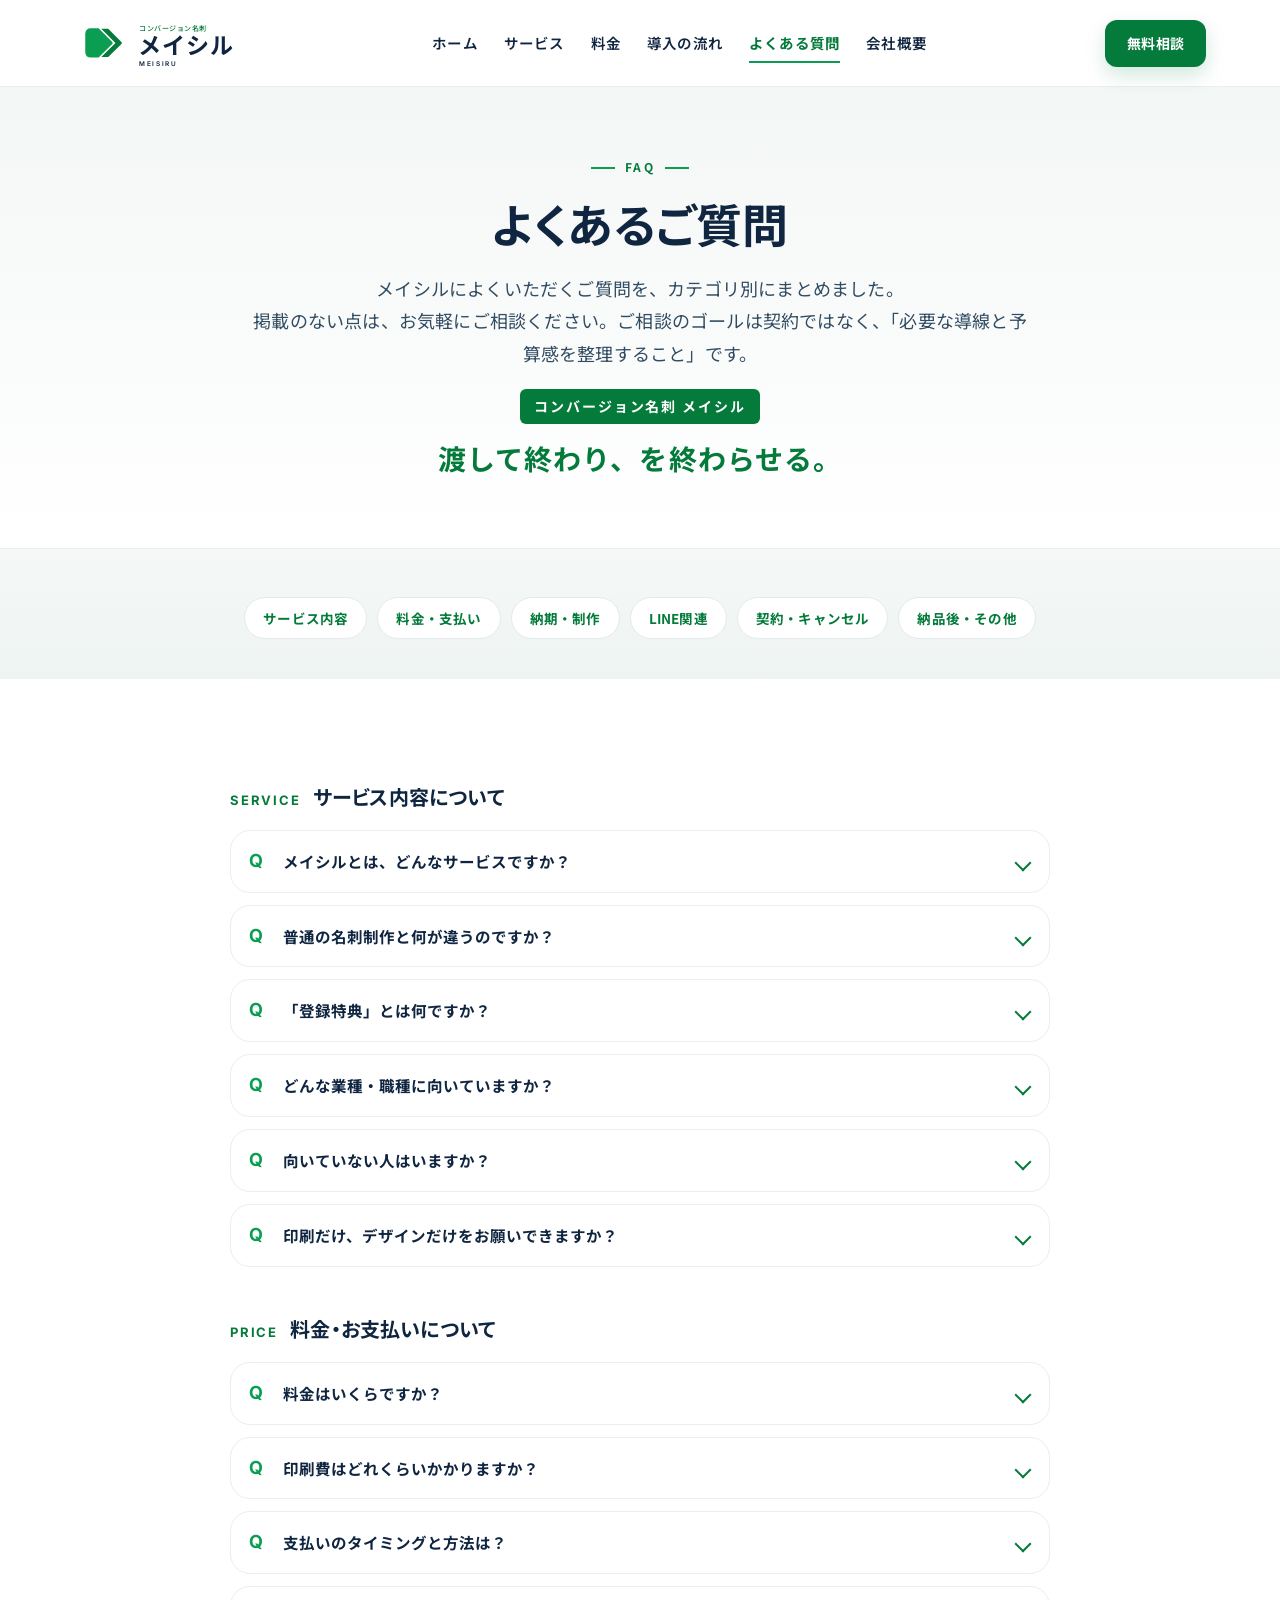
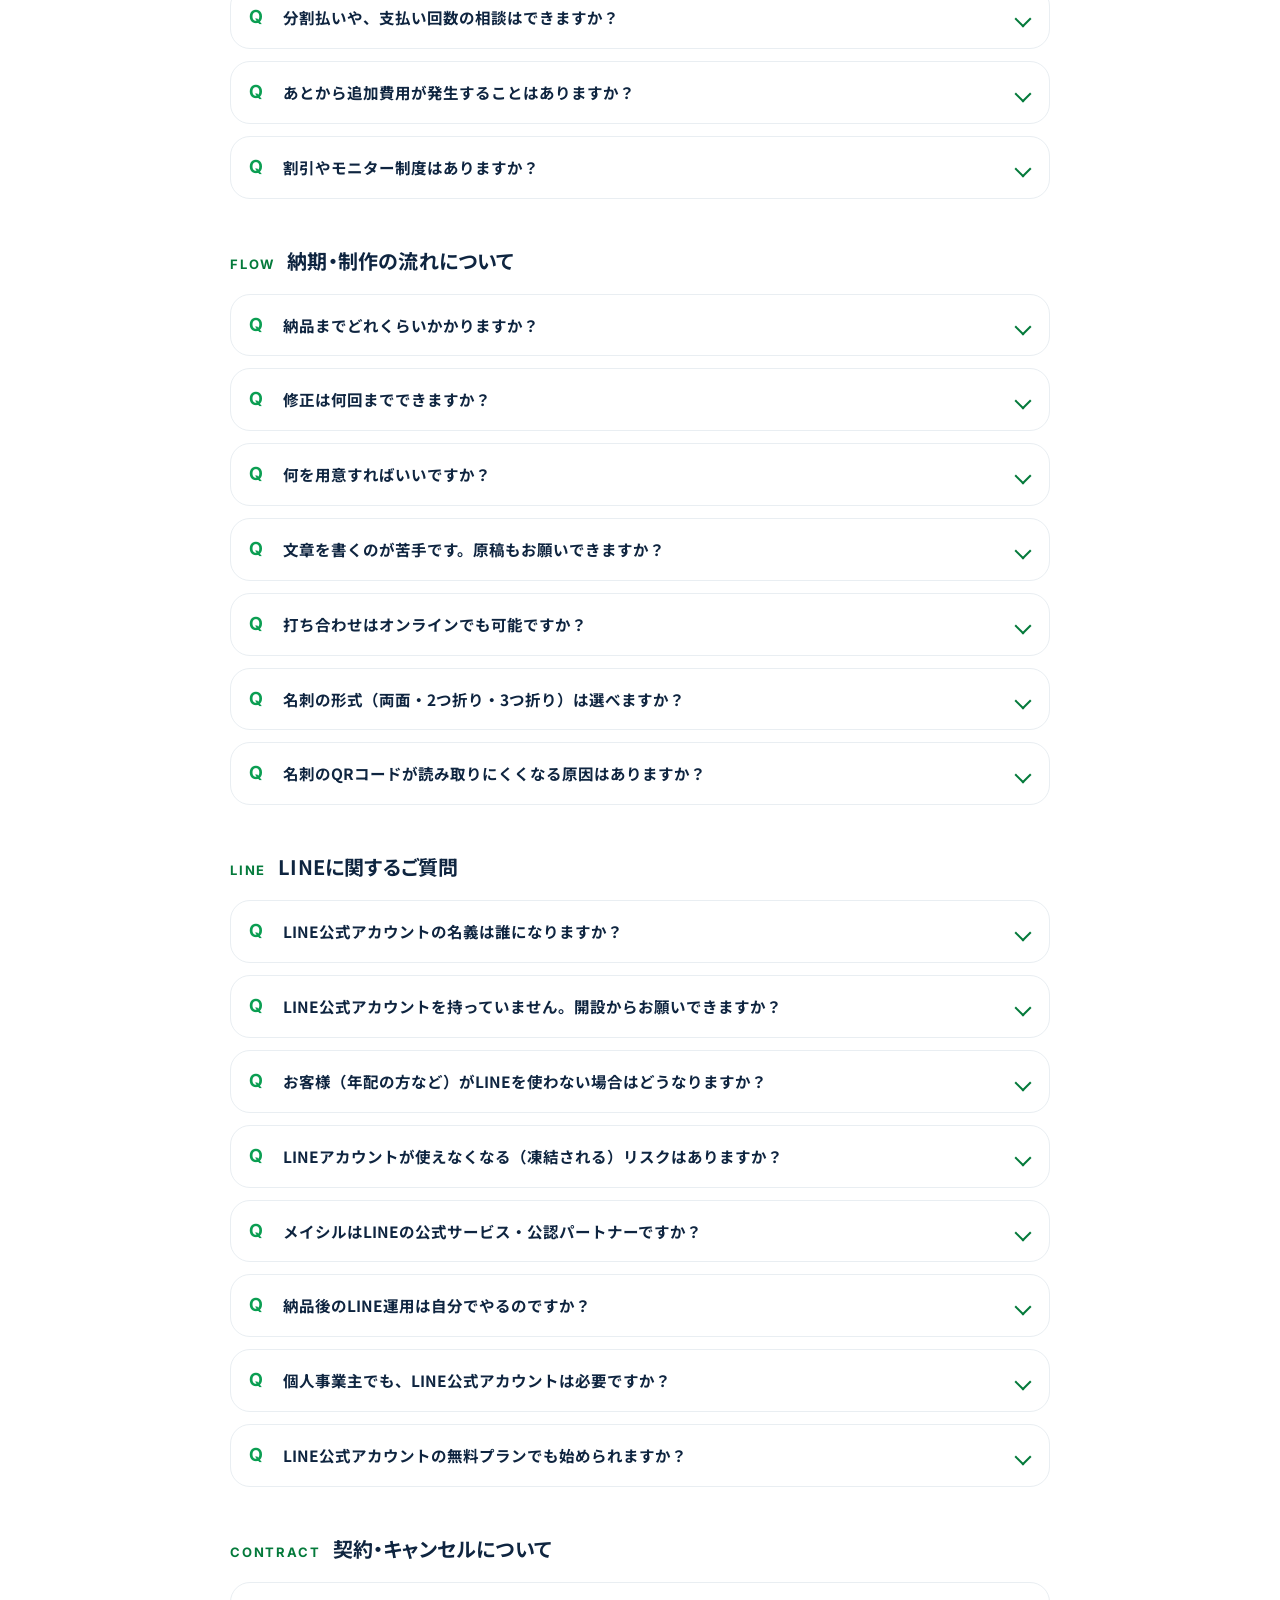
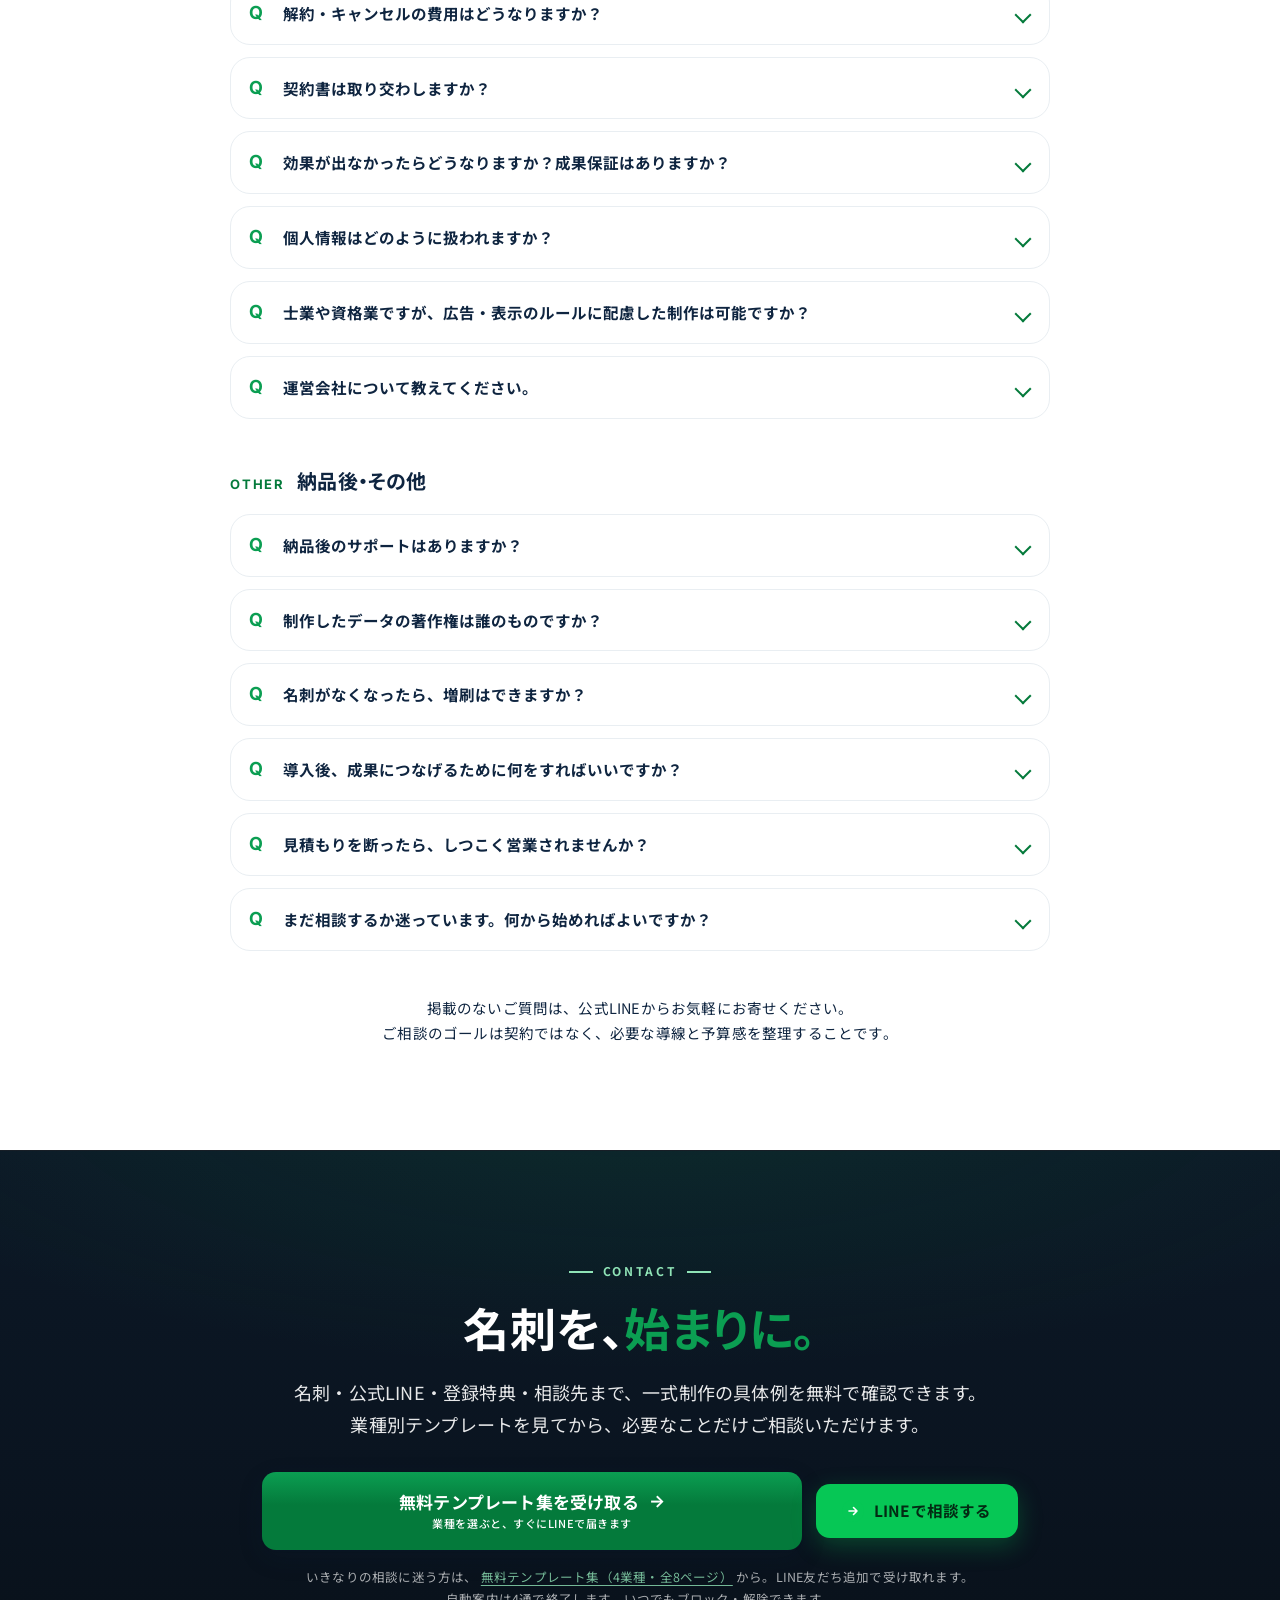
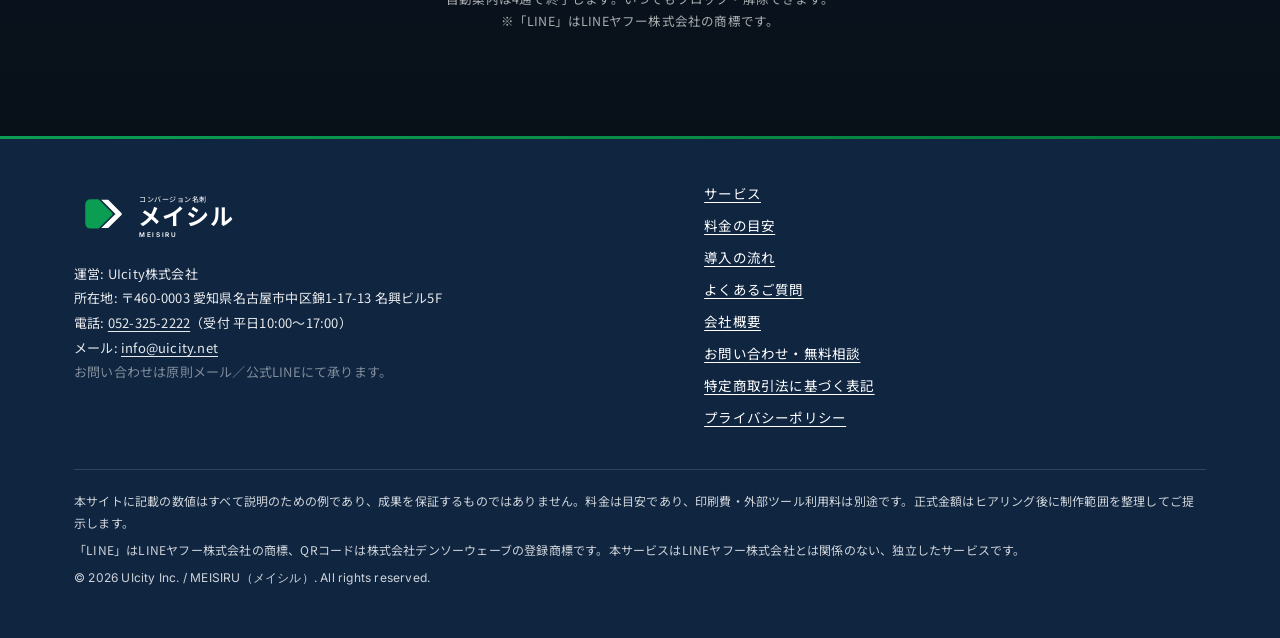
<file: faq.html>
<!DOCTYPE html>
<html lang="ja">
<head>
<meta charset="UTF-8">
<meta name="viewport" content="width=device-width, initial-scale=1.0">

<title>よくある質問｜名刺のQRコード・公式LINE導入・料金｜メイシル</title>
<meta name="description" content="名刺のQRコードの読み取りやすさや制作仕様、公式LINE導入の疑問、料金・納期・契約について回答します。個人事業主のLINE公式アカウント導入に関するご質問にも、コンバージョン名刺 メイシルがお答えします。">

<!-- OGP -->
<meta property="og:type" content="website">
<meta property="og:site_name" content="コンバージョン名刺 メイシル">
<meta property="og:title" content="よくある質問｜名刺のQRコード・公式LINE導入・料金｜メイシル">
<meta property="og:description" content="名刺のQRコードの仕様、公式LINE導入、料金・納期・契約に関するよくある質問に回答します。">
<meta property="og:url" content="https://meisiru.vercel.app/faq.html">
<meta property="og:image" content="https://meisiru.vercel.app/ogp.png"><!-- 差し替え: ogp.svg を PNG(1200×630) 化して配置 -->
<meta property="og:locale" content="ja_JP">
<meta name="twitter:card" content="summary_large_image">
<link rel="canonical" href="https://meisiru.vercel.app/faq.html">

<!-- favicon -->
<link rel="icon" type="image/svg+xml" href="assets/favicon.svg">

<!-- ================= GA4（差し替え: 【GA4測定ID】 例 G-XXXXXXXXXX） =================
     ⚠️公開前必須: GA4測定ID発行後、このコメントを解除してIDを差し替えること
     （未解除のまま公開すると計測ゼロ） -->
<!--
<script async src="https://www.googletagmanager.com/gtag/js?id=【GA4測定ID】"></script>
<script>
  window.dataLayer = window.dataLayer || [];
  function gtag(){ dataLayer.push(arguments); }
  gtag('js', new Date());
  gtag('config', '【GA4測定ID】');
</script>
-->

<!-- Google Fonts（Noto Sans JP / Inter：SIL OFL 1.1） -->
<link rel="preconnect" href="https://fonts.googleapis.com">
<link rel="preconnect" href="https://fonts.gstatic.com" crossorigin>
<link href="https://fonts.googleapis.com/css2?family=Noto+Sans+JP:wght@400;500;700&family=Inter:wght@400;600;700&display=swap" rel="stylesheet">

<!-- 共通CSS -->
<link rel="stylesheet" href="assets/site.css">

<!-- ページ固有の微調整（共通CSSのクラスを補うのみ・ブランド色は変更しない） -->
<style>
  .faq-hero{ background:linear-gradient(180deg,var(--bg) 0%,var(--white) 100%); padding:64px 0 40px; }
  .faq-hero .lockup{ margin-top:20px; }
  .faq-jump{ display:flex; flex-wrap:wrap; gap:10px; justify-content:center; margin-top:8px; }
  .faq-jump a{
    display:inline-block; font-size:13.5px; font-weight:700; text-decoration:none;
    color:var(--green-dark); background:var(--white); border:1px solid var(--border);
    border-radius:999px; padding:8px 18px; transition:background .2s, border-color .2s, color .2s;
  }
  .faq-jump a:hover{ background:var(--green-dark); border-color:var(--green-dark); color:var(--white); }
  .faq-cat{ max-width:820px; margin:0 auto; }
  .faq-cat + .faq-cat{ margin-top:48px; }
  .faq-cat-head{ display:flex; align-items:baseline; gap:12px; margin-bottom:18px; scroll-margin-top:80px; }
  .faq-cat-head .en{ font-size:13px; font-weight:700; letter-spacing:.14em; color:var(--green-dark); }
  .faq-cat-head h2{ font-size:20px; font-weight:700; }
  .faq-more{ max-width:820px; margin:44px auto 0; text-align:center; }
  .faq-more p{ font-size:14.5px; }
</style>
</head>
<body>

<a class="skip-link" href="#main">本文へスキップ</a>

<!-- =============== ヘッダー（共通） =============== -->
<header class="site-header">
  <div class="header-inner">
    <a href="index.html" class="header-logo" aria-label="コンバージョン名刺 メイシル トップへ">
      <svg xmlns="http://www.w3.org/2000/svg" viewBox="0 0 640 236" role="img" aria-label="コンバージョン名刺 メイシル">
        <g transform="translate(106,117) scale(0.65) translate(-235.6,-256)">
          <path d="M166,176 L207,176 L281.7,250.7 Q287,256 281.7,261.3 L207,336 L166,336 Q134,336 134,304 L134,208 Q134,176 166,176 Z" fill="#0B9E52"/>
          <path d="M221.6,178.4 L259.6,178.4 L331.9,250.7 Q337.2,256 331.9,261.3 L259.6,333.6 L221.6,333.6 L299.2,256 Z" fill="#047A3B"/>
        </g>
        <text x="231" y="74" font-size="25" font-weight="500" letter-spacing="2" fill="#047A3B" font-family="'Noto Sans JP','Yu Gothic UI','Yu Gothic',Meiryo,sans-serif">コンバージョン名刺</text>
        <text x="229" y="157" font-size="82" font-weight="700" letter-spacing="3.3" fill="#0F2540" font-family="'Noto Sans JP','Yu Gothic UI','Yu Gothic',Meiryo,sans-serif">メ<tspan dx="-1.5">イシ</tspan><tspan dx="-1">ル</tspan></text>
        <text x="231" y="198" font-size="23" font-weight="600" letter-spacing="6" fill="#0F2540" font-family="'Inter','Segoe UI','Yu Gothic UI',Arial,sans-serif">MEISIRU</text>
      </svg>
    </a>

    <nav class="header-nav" aria-label="グローバルメニュー">
      <a href="index.html">ホーム</a>
      <a href="service.html">サービス</a>
      <a href="price.html">料金</a>
      <a href="flow.html">導入の流れ</a>
      <a href="faq.html" aria-current="page">よくある質問</a>
      <a href="company.html">会社概要</a>
    </nav>

    <a class="header-cta js-cta" data-cta-id="consult_faq_header" data-cta-type="consult" data-placement="faq_header"
       href="https://lin.ee/oGIGfiq"
       target="_blank" rel="noopener">無料相談</a>

    <button class="nav-toggle" aria-label="メニューを開閉" aria-expanded="false" aria-controls="mobile-nav">
      <span></span><span></span><span></span>
    </button>
  </div>
</header>

<nav class="mobile-nav" id="mobile-nav" aria-label="モバイルメニュー">
  <a href="index.html">ホーム</a>
  <a href="service.html">サービス</a>
  <a href="price.html">料金</a>
  <a href="flow.html">導入の流れ</a>
  <a href="faq.html" aria-current="page">よくある質問</a>
  <a href="company.html">会社概要</a>
  <a class="btn btn-primary js-cta" data-cta-id="consult_faq_mobile_nav" data-cta-type="consult" data-placement="faq_mobile_nav"
     href="https://lin.ee/oGIGfiq"
     target="_blank" rel="noopener">無料相談を申し込む</a>
</nav>

<main id="main">

  <!-- =============== FAQ ヒーロー =============== -->
  <section class="faq-hero">
    <div class="container t-center">
      <span class="kicker">FAQ</span>
      <h1 class="section-title">よくあるご質問</h1>
      <p class="section-lead">
        メイシルによくいただくご質問を、カテゴリ別にまとめました。<br>
        掲載のない点は、お気軽にご相談ください。ご相談のゴールは契約ではなく、「必要な導線と予算感を整理すること」です。
      </p>
      <div class="lockup">
        <span class="category">コンバージョン名刺 メイシル</span>
        <span class="tagline">渡して終わり、を終わらせる。</span>
      </div>
    </div>
  </section>

  <!-- =============== カテゴリへのジャンプ =============== -->
  <section class="section bg-light" style="padding-top:40px; padding-bottom:40px;">
    <div class="container">
      <nav class="faq-jump" aria-label="カテゴリ内リンク">
        <a href="#cat-service">サービス内容</a>
        <a href="#cat-price">料金・支払い</a>
        <a href="#cat-flow">納期・制作</a>
        <a href="#cat-line">LINE関連</a>
        <a href="#cat-contract">契約・キャンセル</a>
        <a href="#cat-other">納品後・その他</a>
      </nav>
    </div>
  </section>

  <!-- =============== 本編：カテゴリ別アコーディオン =============== -->
  <section class="section">
    <div class="container">

      <!-- ============ 1. サービス内容 ============ -->
      <div class="faq-cat" id="cat-service">
        <div class="faq-cat-head">
          <span class="en">SERVICE</span>
          <h2>サービス内容について</h2>
        </div>
        <div class="accordion js-accordion">

          <div class="accordion-item">
            <button class="accordion-q">メイシルとは、どんなサービスですか？</button>
            <div class="accordion-a"><div class="accordion-a-inner">
              <p>メイシルは、名刺 × 公式LINE × 登録特典で、名刺交換の“その後”の導線を設計するサービスです。名刺を受け取った方が「登録特典に興味を持つ → QRコードからLINE公式アカウントに登録する → 登録特典を受け取る → サービス内容を理解する → 問い合わせ・相談・予約へ進む」という一連の流れを、名刺のデザインから公式LINEの文面までまとめて設計・制作します。名刺の役割を「自己紹介」から「次の行動へつなぐ入口」へ変えることが、メイシルの仕事です。</p>
            </div></div>
          </div>

          <div class="accordion-item">
            <button class="accordion-q">普通の名刺制作と何が違うのですか？</button>
            <div class="accordion-a"><div class="accordion-a-inner">
              <p>一般的な名刺制作は「きれいな名刺を作ること」がゴールですが、メイシルは「渡したあとに次の行動が起きること」をゴールに設計します。名刺デザインに加えて、QRコードと登録導線、LINE公式アカウントのあいさつメッセージや自動応答文、登録特典（チェックリスト・ガイド等）の設計、問い合わせ・予約への導線、納品後にお使いいただける追客メッセージなどの運用素材まで、一式でお渡しします。</p>
            </div></div>
          </div>

          <div class="accordion-item">
            <button class="accordion-q">「登録特典」とは何ですか？</button>
            <div class="accordion-a"><div class="accordion-a-inner">
              <p>名刺を受け取った方が「LINEに登録する理由」になる無料資料やテンプレートです。チェックリスト、ガイド、診断、レポート、特典クーポンなどが代表例です。売り込みの前にまず価値を提供することで信頼を得て、サービスへの興味・理解につなげます。既存資料の活用と、新規制作のどちらにも対応します。</p>
            </div></div>
          </div>

          <div class="accordion-item">
            <button class="accordion-q">どんな業種・職種に向いていますか？</button>
            <div class="accordion-a"><div class="accordion-a-inner">
              <p>名刺やカードを手渡しする機会が多い方に向いています。設計例が多いのは、士業・専門家（相談前チェックリスト／よくある質問集）、保険・不動産（ライフプラン診断／お役立ち情報レポート）、サロン・整体・美容（お悩み別セルフケアガイド／特典クーポン）、BtoB・法人サービス（業界レポート・事例集／課題チェックリスト）、展示会・交流会への出展などです。「渡す相手がいる／登録する理由がある／次の受け皿がある」の3条件が揃うほど効果を高めやすくなります。</p>
            </div></div>
          </div>

          <div class="accordion-item">
            <button class="accordion-q">向いていない人はいますか？</button>
            <div class="accordion-a"><div class="accordion-a-inner">
              <p>あります。正直にお伝えします。名刺をほとんど配らない方、LINE登録後にご案内する商品・サービスがない方、問い合わせや予約の受け皿（相談枠・予約ページ等）がない方、登録特典を用意する意思がない方、「作っただけで自動的に売上が上がる」とお考えの方、成果保証を求めている方には、メイシルはおすすめしません。この条件が揃わない場合は、ご相談の段階でその旨をお伝えし、無理な受注はいたしません。</p>
            </div></div>
          </div>

          <div class="accordion-item">
            <button class="accordion-q">印刷だけ、デザインだけをお願いできますか？</button>
            <div class="accordion-a"><div class="accordion-a-inner">
              <p>申し訳ありませんが、印刷のみ・デザインのみのご依頼は原則お受けしていません。メイシルの提供価値は「名刺交換後の導線設計」にあり、名刺単体の制作ではその価値をお届けできないためです。名刺だけをきれいに・安く作りたい場合は、印刷会社やデザイン事務所のご利用が適していることも正直にお伝えしています。なお、メイシルで制作した名刺の増刷は、納品データの著作権をお客様に譲渡しているため、お好きな印刷会社に発注いただけます。</p>
            </div></div>
          </div>

        </div>
      </div>

      <!-- ============ 2. 料金・支払い ============ -->
      <div class="faq-cat" id="cat-price">
        <div class="faq-cat-head">
          <span class="en">PRICE</span>
          <h2>料金・お支払いについて</h2>
        </div>
        <div class="accordion js-accordion">

          <div class="accordion-item">
            <button class="accordion-q">料金はいくらですか？</button>
            <div class="accordion-a"><div class="accordion-a-inner">
              <p>固定プランではなく、必要な導線に合わせたお見積もり型です。目安は次の3構成です。<br>
              ※以下はすべて税込の目安です。<br>
              ・シンプル構成（名刺制作＋QR設置＋LINE基本導線＋登録特典）：5〜10万円前後<br>
              ・標準構成（＋登録特典設計＋リッチメニュー＋問い合わせ導線）：10〜20万円前後<br>
              ・本格構成（3つ折り名刺＋登録特典制作＋シナリオ配信＋予約・相談導線など）：20万円〜（内容により変動）<br>
              ※印刷費・外部ツール利用料は別途です。正式金額はヒアリング後にお見積もりします。私たちの見積もりは「高く見せるためではなく、必要なものだけを選ぶための見積もり」です。</p>
            </div></div>
          </div>

          <div class="accordion-item">
            <button class="accordion-q">印刷費はどれくらいかかりますか？</button>
            <div class="accordion-a"><div class="accordion-a-inner">
              <p>印刷費は制作費とは別途で、部数・用紙・折り加工（2つ折り・3つ折り）・納期・送料によって変わります。ヒアリングの際にご希望の仕様を伺い、お見積もりに印刷費の目安を明記してご提示しますので、総額でご判断いただけます。</p>
            </div></div>
          </div>

          <div class="accordion-item">
            <button class="accordion-q">支払いのタイミングと方法は？</button>
            <div class="accordion-a"><div class="accordion-a-inner">
              <p>着手金50%・納品時残金50%を標準の支払条件としています。ご契約後に着手金のご請求書を発行し、ご入金確認後に制作を開始します。残金は納品時にご請求します。お支払い方法の詳細はご契約時にご案内します。</p>
            </div></div>
          </div>

          <div class="accordion-item">
            <button class="accordion-q">分割払いや、支払い回数の相談はできますか？</button>
            <div class="accordion-a"><div class="accordion-a-inner">
              <p>標準は「着手金50%・納品時50%」の2回のお支払いです。本格構成など制作範囲が大きい場合の支払い時期・回数については、ご契約前のお見積もり段階でご相談を承ります。無理のない形をご一緒に整理しますので、ご予算やお支払いのご事情は遠慮なくお知らせください。なお、継続サポートをご利用の場合は、毎月払い・年払いのいずれかをお選びいただけます。</p>
            </div></div>
          </div>

          <div class="accordion-item">
            <button class="accordion-q">あとから追加費用が発生することはありますか？</button>
            <div class="accordion-a"><div class="accordion-a-inner">
              <p>合意した構成の範囲内であれば、制作期間中の修正は回数制限なく、追加費用もかかりません（校了前まで）。追加費用が発生するのは、①合意した構成に含まれない項目の追加（例：シナリオ配信の通数追加、予約フォームの新規構築、外部ツール連携など）、②印刷仕様の変更（部数追加・用紙変更など）の場合で、その際は必ず事前にお見積もりを提示し、ご了承をいただいてから進めます。無断で請求が増えることはありません。</p>
            </div></div>
          </div>

          <div class="accordion-item">
            <button class="accordion-q">割引やモニター制度はありますか？</button>
            <div class="accordion-a"><div class="accordion-a-inner">
              <p>リリース初期に限り、導入事例としての掲載と、導線データの公開にご協力いただける方を対象に、価格はそのままで特典（運用サポート1ヶ月分や配信シナリオ1本の追加など）をお付けするモニター制度をご用意しています。適用には条件と枠があるため、実施状況を商談時にご確認ください。なお、条件のない一律値引きは行っていません。</p>
            </div></div>
          </div>

        </div>
      </div>

      <!-- ============ 3. 納期・制作 ============ -->
      <div class="faq-cat" id="cat-flow">
        <div class="faq-cat-head">
          <span class="en">FLOW</span>
          <h2>納期・制作の流れについて</h2>
        </div>
        <div class="accordion js-accordion">

          <div class="accordion-item">
            <button class="accordion-q">納品までどれくらいかかりますか？</button>
            <div class="accordion-a"><div class="accordion-a-inner">
              <p>最短2週間です（内容・ご確認スピードにより変動します）。標準的な流れは、①ご相談・ヒアリング（1〜2日）②設計・ご提案（2〜3日）③デザイン制作（3〜5日）④ご確認・修正（2〜3日）⑤印刷（3〜4日）⑥納品（1〜2日・スピード対応可）⑦運用サポート（継続）の7ステップです。お客様側のご確認が早いほど短縮できます。展示会など期日が決まっている場合は、最初にお知らせください。</p>
            </div></div>
          </div>

          <div class="accordion-item">
            <button class="accordion-q">修正は何回までできますか？</button>
            <div class="accordion-a"><div class="accordion-a-inner">
              <p>制作期間中の修正は回数制限がありません（合意した構成の範囲内・校了前まで）。納得いくまで調整してください。なお、校了（最終承認）後は印刷工程に進むため、原則修正できません。校了時にお名前・肩書・連絡先・QRコードのリンク先などを必ずご確認ください。校了後に発見された誤植の責任はお客様にご負担いただく旨を、契約書・校了確認書に明記しています。</p>
            </div></div>
          </div>

          <div class="accordion-item">
            <button class="accordion-q">何を用意すればいいですか？</button>
            <div class="accordion-a"><div class="accordion-a-inner">
              <p>あれば助かるものは、ロゴデータ、お顔写真、プロフィール文、現在の名刺、提供サービス・料金の情報、既存の資料（登録特典に転用できるもの）、LINE公式アカウント（お持ちの場合）です。なくても大丈夫です。ヒアリングでお話を伺いながら、強みの言語化や原稿づくりからお手伝いします（原稿作成の有無で費用が変わります）。</p>
            </div></div>
          </div>

          <div class="accordion-item">
            <button class="accordion-q">文章を書くのが苦手です。原稿もお願いできますか？</button>
            <div class="accordion-a"><div class="accordion-a-inner">
              <p>はい、承ります。名刺掲載用コピー、LINE登録のメリット文、あいさつメッセージ、登録特典の訴求文、追客メッセージなどの文面制作も対応範囲です。原稿作成の有無はお見積もりの変動要素ですので、ヒアリング時にご相談ください。</p>
            </div></div>
          </div>

          <div class="accordion-item">
            <button class="accordion-q">打ち合わせはオンラインでも可能ですか？</button>
            <div class="accordion-a"><div class="accordion-a-inner">
              <p>はい。オンライン（Zoom等）・対面のどちらでも対応します。ヒアリングから校了確認まで、すべてオンラインで完結させることも可能です。遠方のお客様もご安心ください。</p>
            </div></div>
          </div>

          <div class="accordion-item">
            <button class="accordion-q">名刺の形式（両面・2つ折り・3つ折り）は選べますか？</button>
            <div class="accordion-a"><div class="accordion-a-inner">
              <p>選べます。両面カード・2つ折り・3つ折りなど、載せたい情報量や導線の設計に合わせてご提案します。名刺の形式は費用が変わる要素のひとつで、折り加工の有無は印刷費にも影響します。ヒアリングで用途・お渡しする場面を伺い、目的に対して過不足のない形式をご一緒に選びます。</p>
            </div></div>
          </div>

          <div class="accordion-item">
            <button class="accordion-q">名刺のQRコードが読み取りにくくなる原因はありますか？</button>
            <div class="accordion-a"><div class="accordion-a-inner">
              <p>主な原因は、印刷サイズが小さすぎる・周囲の余白が足りない・解像度が低い・背景色とのコントラストが弱い、の4つです。メイシルでは一般的な目安として、QRコードを一辺15mm以上で配置し、周囲に十分な余白を取り、印刷用の高解像度データで制作しています。納品前にはQRコードの読み取り確認を行います。</p>
            </div></div>
          </div>
        </div>
      </div>

      <!-- ============ 4. LINE関連 ============ -->
      <div class="faq-cat" id="cat-line">
        <div class="faq-cat-head">
          <span class="en">LINE</span>
          <h2>LINEに関するご質問</h2>
        </div>
        <div class="accordion js-accordion">

          <div class="accordion-item">
            <button class="accordion-q">LINE公式アカウントの名義は誰になりますか？</button>
            <div class="accordion-a"><div class="accordion-a-inner">
              <p>お客様ご自身の名義です。LINE公式アカウントはお客様の事業用資産として、お客様名義で開設・保有していただきます。アカウントの所有権・管理者権限は常にお客様にあります。当社は、開設のサポート、あいさつメッセージ・自動応答・リッチメニューなどの構築・設定を代行する立場です。納品後にアカウントが当社に紐づいたまま残ることはありません。</p>
            </div></div>
          </div>

          <div class="accordion-item">
            <button class="accordion-q">LINE公式アカウントを持っていません。開設からお願いできますか？</button>
            <div class="accordion-a"><div class="accordion-a-inner">
              <p>はい。開設手続きのサポートから、あいさつメッセージ・登録特典案内・自動応答文の設定まで一式対応します（アカウント名義はお客様です）。すでにお持ちの場合は、既存アカウントに導線を組み込む形でも構築できます。</p>
            </div></div>
          </div>

          <div class="accordion-item">
            <button class="accordion-q">お客様（年配の方など）がLINEを使わない場合はどうなりますか？</button>
            <div class="accordion-a"><div class="accordion-a-inner">
              <p>受け取る側がLINEをほぼ使わない層である場合、標準の導線は力を発揮しにくくなります。その場合は無理におすすめしません。一方で、「LINEは使うが業務では使いにくい」ケースや年配の方が多いケースには、LINE／メール／フォームを受け取る側が選べる中間ページを標準オプションとしてご用意しています。名刺のQRコードから中間ページに誘導し、相手が使いやすい経路で資料請求・問い合わせできる設計です。ヒアリングでお客様の顧客層を伺い、最適な経路をご提案します。</p>
            </div></div>
          </div>

          <div class="accordion-item">
            <button class="accordion-q">LINEアカウントが使えなくなる（凍結される）リスクはありますか？</button>
            <div class="accordion-a"><div class="accordion-a-inner">
              <p>可能性はゼロではありません。LINE公式アカウントの審査・利用停止・凍結・仕様変更は、LINEヤフー株式会社の判断・規約に基づくもので、当社がコントロールすることはできません。この点は契約前に必ずご説明し、契約書にも明記しています。当社ではプラットフォームの規約に沿った設計・文面づくりを行うとともに、万一に備えて名刺データや文面などの素材はすべてお客様にお渡しします。</p>
            </div></div>
          </div>

          <div class="accordion-item">
            <button class="accordion-q">メイシルはLINEの公式サービス・公認パートナーですか？</button>
            <div class="accordion-a"><div class="accordion-a-inner">
              <p>いいえ。メイシルはLINEヤフー株式会社の提携・公認サービスではありません。当社は、どなたでも利用できるLINE公式アカウントの仕組みを活用して、お客様の導線設計・制作を行う独立したサービスです。</p>
            </div></div>
          </div>

          <div class="accordion-item">
            <button class="accordion-q">納品後のLINE運用は自分でやるのですか？</button>
            <div class="accordion-a"><div class="accordion-a-inner">
              <p>基本はお客様ご自身で運用いただけるよう、追客メッセージ・アポ打診文・簡易運用メモなどの「運用素材」を納品時にお渡しします。多くの場面は、素材を使うだけで対応できる設計です。そのうえで、納品後は「①自分で運用する（追加費用なし）／②必要な時だけ依頼する（スポット相談・都度見積もり）／③継続して相談する（毎月払い・年払い）」の3つからお選びいただけます。継続契約は必須ではありません。</p>
            </div></div>
          </div>

          <div class="accordion-item">
            <button class="accordion-q">個人事業主でも、LINE公式アカウントは必要ですか？</button>
            <div class="accordion-a"><div class="accordion-a-inner">
              <p>必須ではありませんが、名刺を渡した相手との連絡手段を残したい場合には有力な選択肢です。個人のLINEと分けて運用でき、あいさつメッセージや自動応答を使って、登録特典のお渡しやご案内を自動で行う設定にできます。メイシルでは、アカウント開設のサポートから初期設定までまとめて対応します。</p>
            </div></div>
          </div>

          <div class="accordion-item">
            <button class="accordion-q">LINE公式アカウントの無料プランでも始められますか？</button>
            <div class="accordion-a"><div class="accordion-a-inner">
              <p>はい。無料プランから始められます。配信数の上限などのプラン条件は変更されることがあるため、最新の内容はLINEヤフー株式会社の公式サイトでご確認ください。どのプランで始めるかは、想定される友だち数や配信頻度を伺いながら、ご相談の中でご提案します。</p>
            </div></div>
          </div>
        </div>
      </div>

      <!-- ============ 5. 契約・キャンセル ============ -->
      <div class="faq-cat" id="cat-contract">
        <div class="faq-cat-head">
          <span class="en">CONTRACT</span>
          <h2>契約・キャンセルについて</h2>
        </div>
        <div class="accordion js-accordion">

          <div class="accordion-item">
            <button class="accordion-q">解約・キャンセルの費用はどうなりますか？</button>
            <div class="accordion-a"><div class="accordion-a-inner">
              <p>進行段階によって異なります。ご契約前は費用は一切かかりません（見積もり後にお断りいただいても費用はかからず、ご契約を迫ることもありません。ご検討状況のご連絡はリマインド1回のみです）。ご契約後・制作着手後は、それまでの作業の対価として着手金（代金の50%）を上限にキャンセル料を申し受けます。印刷発注後は、これに加えて印刷実費をご負担いただきます。継続サポート契約は中途解約が可能で、年払いの場合は月割で精算します。詳細な条件はご契約時にキャンセルポリシーとしてお渡しします。</p>
            </div></div>
          </div>

          <div class="accordion-item">
            <button class="accordion-q">契約書は取り交わしますか？</button>
            <div class="accordion-a"><div class="accordion-a-inner">
              <p>はい。制作請負契約書のほか、成果保証がないこと・修正ルール・LINEの凍結リスク・印刷費別途・支払条件などの重要事項をチェックボックス式で確認する「サービス内容確認書」を必ず取り交わします。口頭説明だけで進めることはありません。</p>
            </div></div>
          </div>

          <div class="accordion-item">
            <button class="accordion-q">効果が出なかったらどうなりますか？成果保証はありますか？</button>
            <div class="accordion-a"><div class="accordion-a-inner">
              <p>成果保証はありません。これは正直にお伝えします。アポや問い合わせの数は、名刺を渡す枚数、渡す瞬間の一言、受け皿の有無など、お客様の運用に大きく左右されるため、当社が「必ず成果が出る」とお約束することは誠実ではないと考えています。だからこそ、契約前に「向いていない方」を明示し、条件が揃わない場合は受注をお断りしています。そのうえで、メイシルの導線は「名刺配布数→LINE登録→登録特典への反応→予約クリック→アポ」の各段階が数字で見える設計です。効果が思わしくない場合も、どの段階を直せば問い合わせに近づくかを特定でき、納品後のスポット相談・継続サポートで改善のご相談を承ります。</p>
            </div></div>
          </div>

          <div class="accordion-item">
            <button class="accordion-q">個人情報はどのように扱われますか？</button>
            <div class="accordion-a"><div class="accordion-a-inner">
              <p>ヒアリングや制作・運用サポートの過程でお預かりする情報（お客様の情報、およびお客様の顧客に関する情報）は、制作・サポートの目的にのみ利用し、法令に基づき適切に管理します。運用サポートでお客様の顧客情報に触れる場合は、個人情報の取扱いの委託として契約書に定めたうえでお預かりします。秘密保持契約（NDA）の締結にも対応しますので、お申し付けください。</p>
            </div></div>
          </div>

          <div class="accordion-item">
            <button class="accordion-q">士業や資格業ですが、広告・表示のルールに配慮した制作は可能ですか？</button>
            <div class="accordion-a"><div class="accordion-a-inner">
              <p>はい。士業・資格業などで、所属会や業界団体の広告・表示に関するルール（例：誇大表現の禁止、報酬表示や比較表現の制限など）がある場合は、ヒアリングでその点を伺い、ルールに配慮した文面・表現でご提案します。メイシルはもともと成果保証・断定表現を用いない方針のため、堅実な表現との相性は良好です。ただし、最終的にその表現が各規程を満たすかの確認・判断は、恐れ入りますがお客様（および必要に応じて所属会等）にお願いしております。配布物の社内審査がある専属営業職員の方などは、審査を通ることが前提となるため、事前にお知らせください。</p>
            </div></div>
          </div>

          <div class="accordion-item">
            <button class="accordion-q">運営会社について教えてください。</button>
            <div class="accordion-a"><div class="accordion-a-inner">
              <p>メイシルは、ＵＩｃｉｔｙ株式会社（代表取締役 梶本 雅人／所在地：〒460-0003 愛知県名古屋市中区錦1-17-13 名興ビル5F）が運営しています。お電話は 052-325-2222（受付 平日10:00〜17:00）、メールは info@uicity.net です。お問い合わせは原則としてメール／公式LINEにて承ります。詳しくは会社概要ページをご覧ください。</p>
            </div></div>
          </div>

        </div>
      </div>

      <!-- ============ 6. 納品後・その他 ============ -->
      <div class="faq-cat" id="cat-other">
        <div class="faq-cat-head">
          <span class="en">OTHER</span>
          <h2>納品後・その他</h2>
        </div>
        <div class="accordion js-accordion">

          <div class="accordion-item">
            <button class="accordion-q">納品後のサポートはありますか？</button>
            <div class="accordion-a"><div class="accordion-a-inner">
              <p>3つの選択肢からお選びいただけます。継続契約は必須ではありません。①自分で運用する（追加費用なし。納品した運用素材と簡易運用メモで運用できます）②必要な時だけ依頼する（スポット相談・都度見積もり。文面の追加やメニュー改修など）③継続して相談する（毎月払い・年払いに対応。反応の確認、追客文の作成、LINE導線の改善などを継続的にサポート）。</p>
            </div></div>
          </div>

          <div class="accordion-item">
            <button class="accordion-q">制作したデータの著作権は誰のものですか？</button>
            <div class="accordion-a"><div class="accordion-a-inner">
              <p>納品完了かつ代金全額のお支払い完了をもって、納品物の著作権（著作権法27条・28条の権利を含む）をお客様に譲渡し、当社は著作者人格権を行使しません。つまり、名刺データ・文面・登録特典の資料などはお客様が自由に利用・改変・増刷できます。ただし、フォントや写真素材など第三者のライセンスに基づく素材は、各ライセンスの範囲内でのご利用となります。該当がある場合は納品時にご案内します。</p>
            </div></div>
          </div>

          <div class="accordion-item">
            <button class="accordion-q">名刺がなくなったら、増刷はできますか？</button>
            <div class="accordion-a"><div class="accordion-a-inner">
              <p>できます。印刷用データを納品し著作権もお客様に譲渡しているため、お客様ご自身でお好きな印刷会社に発注いただけます。当社での増刷手配をご希望の場合は、スポット対応（都度見積もり）で承ります。</p>
            </div></div>
          </div>

          <div class="accordion-item">
            <button class="accordion-q">導入後、成果につなげるために何をすればいいですか？</button>
            <div class="accordion-a"><div class="accordion-a-inner">
              <p>メイシル側が「名刺とQR導線／LINE登録後の流れ／登録特典の見せ方／問い合わせ・予約への道」を整えますので、お客様には次の4つをお願いしています。①名刺を実際に渡す（配らなければ導線は動きません）②渡す瞬間に一言添える（例：「無料チェックリストをLINEでお渡ししています」）③受け皿を用意する（相談枠・予約ページなど）④登録後の反応を共有する（数字を見て、次に直す場所を一緒に見つけます）。特に効果を左右するのは「渡す瞬間の一言」です。納品時の運用開始ガイドで、業種に合わせた一言の例をお渡しします。</p>
            </div></div>
          </div>

          <div class="accordion-item">
            <button class="accordion-q">見積もりを断ったら、しつこく営業されませんか？</button>
            <div class="accordion-a"><div class="accordion-a-inner">
              <p>ご安心ください。私たちから、ご契約を迫ることはありません。お見積もり後にお断りいただいても費用はかからず、ご検討状況の確認のご連絡は約1週間後のリマインド1回のみとしています。相談のゴールは契約ではなく、必要な導線と予算感を整理することだと考えています。</p>
            </div></div>
          </div>

          <div class="accordion-item">
            <button class="accordion-q">まだ相談するか迷っています。何から始めればよいですか？</button>
            <div class="accordion-a"><div class="accordion-a-inner">
              <p>いきなりの相談に迷う場合は、まず無料の「業種別 名刺→LINE導線テンプレート集」からお試しください。公式LINEの友だち追加ですぐ受け取れます。4業種・全8ページで、ご自身の名刺とLINEの導線を見直すきっかけになります。もちろん、具体的なご質問がある場合は公式LINEからお気軽にどうぞ。ご契約を迫ることはありません。</p>
            </div></div>
          </div>

        </div>
      </div>

      <!-- 追加のご質問への導線 -->
      <div class="faq-more">
        <p>掲載のないご質問は、公式LINEからお気軽にお寄せください。<br>ご相談のゴールは契約ではなく、必要な導線と予算感を整理することです。</p>
      </div>

    </div>
  </section>

</main>

<!-- =============== 共通CTAセクション =============== -->
<section class="section bg-dark" id="contact" aria-labelledby="cta-heading">
  <div class="container t-center">
    <span class="kicker" style="color:#8fe3b6;">CONTACT</span>
    <h2 class="section-title" id="cta-heading" style="color:#fff;">名刺を、<span class="accent">始まりに。</span></h2>
    <p class="section-lead" style="color:rgba(255,255,255,.9);">
      名刺・公式LINE・登録特典・相談先まで、一式制作の具体例を無料で確認できます。<br>
      業種別テンプレートを見てから、必要なことだけご相談いただけます。
    </p>

    <div class="cta-buttons" style="margin:32px 0 16px;">
      <a class="btn btn-primary js-cta" data-cta-id="offer_faq_closing" data-cta-type="offer" data-placement="faq_closing_primary"
         href="https://lin.ee/rxtsy4f"
         target="_blank" rel="noopener">
        無料テンプレート集を受け取る<span class="micro">業種を選ぶと、すぐにLINEで届きます</span>
      </a>
      <a class="btn btn-line js-cta" data-cta-id="consult_faq_closing" data-cta-type="consult" data-placement="faq_closing_secondary"
         href="https://lin.ee/oGIGfiq"
         target="_blank" rel="noopener">
        <span class="line-badge" aria-hidden="true"><svg viewBox="0 0 24 24" xmlns="http://www.w3.org/2000/svg"><path d="M4 12h16M13 5l7 7-7 7" fill="none" stroke="#FFFFFF" stroke-width="3.2" stroke-linecap="round" stroke-linejoin="round"/></svg></span>
        LINEで相談する
      </a>
    </div>

    <p class="cta-note" style="color:rgba(255,255,255,.82);">
      いきなりの相談に迷う方は、
      <a href="https://meisiru.vercel.app/checklist.html" target="_blank" rel="noopener" style="color:#8fe3b6; text-decoration:underline; text-underline-offset:3px;">無料テンプレート集（4業種・全8ページ）</a>
      から。LINE友だち追加で受け取れます。<br>
      自動案内は4通で終了します。いつでもブロック・解除できます。<br>
      ※「LINE」はLINEヤフー株式会社の商標です。
    </p>
  </div>
</section>

<!-- =============== フッター（共通） =============== -->
<footer class="site-footer">
  <div class="container">
    <div class="footer-grid">
      <div>
        <div class="footer-logo">
          <svg xmlns="http://www.w3.org/2000/svg" viewBox="0 0 640 236" role="img" aria-label="コンバージョン名刺 メイシル">
            <g transform="translate(106,117) scale(0.65) translate(-235.6,-256)">
              <path d="M166,176 L207,176 L281.7,250.7 Q287,256 281.7,261.3 L207,336 L166,336 Q134,336 134,304 L134,208 Q134,176 166,176 Z" fill="#0B9E52"/>
              <path d="M221.6,178.4 L259.6,178.4 L331.9,250.7 Q337.2,256 331.9,261.3 L259.6,333.6 L221.6,333.6 L299.2,256 Z" fill="#FFFFFF"/>
            </g>
            <text x="231" y="74" font-size="25" font-weight="500" letter-spacing="2" fill="#FFFFFF" opacity="0.85" font-family="'Noto Sans JP','Yu Gothic UI','Yu Gothic',Meiryo,sans-serif">コンバージョン名刺</text>
            <text x="229" y="157" font-size="82" font-weight="700" letter-spacing="3.3" fill="#FFFFFF" font-family="'Noto Sans JP','Yu Gothic UI','Yu Gothic',Meiryo,sans-serif">メ<tspan dx="-1.5">イシ</tspan><tspan dx="-1">ル</tspan></text>
            <text x="231" y="198" font-size="23" font-weight="600" letter-spacing="6" fill="#FFFFFF" font-family="'Inter','Segoe UI','Yu Gothic UI',Arial,sans-serif">MEISIRU</text>
          </svg>
        </div>
        <p class="footer-company">
          運営: UIcity株式会社<br>
          所在地: 〒460-0003 愛知県名古屋市中区錦1-17-13 名興ビル5F<br>
          電話: <a href="tel:0523252222">052-325-2222</a>（受付 平日10:00〜17:00）<br>
          メール: <a href="mailto:info@uicity.net">info@uicity.net</a><br>
          <span class="note" style="color:rgba(255,255,255,.7);">お問い合わせは原則メール／公式LINEにて承ります。</span>
        </p>
      </div>
      <nav aria-label="フッターリンク">
        <ul class="footer-links">
          <li><a href="service.html">サービス</a></li>
          <li><a href="price.html">料金の目安</a></li>
          <li><a href="flow.html">導入の流れ</a></li>
          <li><a href="faq.html">よくあるご質問</a></li>
          <li><a href="company.html">会社概要</a></li>
          <li><a href="contact.html">お問い合わせ・無料相談</a></li>
          <li><a href="特定商取引法に基づく表記.html">特定商取引法に基づく表記</a></li>
          <li><a href="プライバシーポリシー.html">プライバシーポリシー</a></li>
        </ul>
      </nav>
    </div>
    <div class="footer-legal">
      <p>本サイトに記載の数値はすべて説明のための例であり、成果を保証するものではありません。料金は目安であり、印刷費・外部ツール利用料は別途です。正式金額はヒアリング後に制作範囲を整理してご提示します。</p>
      <p>「LINE」はLINEヤフー株式会社の商標、QRコードは株式会社デンソーウェーブの登録商標です。本サービスはLINEヤフー株式会社とは関係のない、独立したサービスです。</p>
      <p class="en">&copy; <span id="copyright-year">2026</span> UIcity Inc. / MEISIRU（メイシル）. All rights reserved.</p>
    </div>
  </div>
</footer>

<!-- back-to-top -->
<button class="back-to-top" aria-label="ページ先頭へ戻る">
  <svg viewBox="0 0 24 24" xmlns="http://www.w3.org/2000/svg" aria-hidden="true"><path d="M12 5l-7 7M12 5l7 7M12 5v14" fill="none" stroke="#FFFFFF" stroke-width="2.4" stroke-linecap="round" stroke-linejoin="round"/></svg>
</button>

<div class="fixed-cta fixed-cta--single" role="navigation" aria-label="無料テンプレート集">
  <a class="js-cta" data-cta-id="offer_faq_fixed" data-cta-type="offer" data-placement="faq_mobile_fixed"
     href="https://lin.ee/rxtsy4f" target="_blank" rel="noopener">無料テンプレート集</a>
</div>

<!-- =============== 構造化データ（FAQPage JSON-LD） =============== -->
<script type="application/ld+json">
{
  "@context": "https://schema.org",
  "@type": "FAQPage",
  "mainEntity": [
    {
      "@type": "Question",
      "name": "メイシルとは、どんなサービスですか？",
      "acceptedAnswer": { "@type": "Answer", "text": "メイシルは、名刺×公式LINE×登録特典で、名刺交換の“その後”の導線を設計するサービスです。名刺を受け取った方が登録特典に興味を持ち、QRコードからLINE公式アカウントに登録し、登録特典を受け取り、サービス内容を理解し、問い合わせ・相談・予約へ進むという一連の流れを、名刺のデザインから公式LINEの文面までまとめて設計・制作します。" }
    },
    {
      "@type": "Question",
      "name": "普通の名刺制作と何が違うのですか？",
      "acceptedAnswer": { "@type": "Answer", "text": "一般的な名刺制作は「きれいな名刺を作ること」がゴールですが、メイシルは「渡したあとに次の行動が起きること」をゴールに設計します。名刺デザインに加えて、QRコードと登録導線、LINEのあいさつメッセージや自動応答文、登録特典の設計、問い合わせ・予約への導線、追客メッセージなどの運用素材まで一式でお渡しします。" }
    },
    {
      "@type": "Question",
      "name": "「登録特典」とは何ですか？",
      "acceptedAnswer": { "@type": "Answer", "text": "名刺を受け取った方がLINEに登録する理由になる無料資料やテンプレートです。チェックリスト、ガイド、診断、レポート、特典クーポンなどが代表例で、既存資料の活用と新規制作のどちらにも対応します。" }
    },
    {
      "@type": "Question",
      "name": "どんな業種・職種に向いていますか？",
      "acceptedAnswer": { "@type": "Answer", "text": "名刺やカードを手渡しする機会が多い方に向いています。設計例が多いのは士業・専門家、保険・不動産、サロン・整体・美容、BtoB・法人サービス、展示会・交流会への出展などです。渡す相手がいる／登録する理由がある／次の受け皿がある、の3条件が揃うほど効果を高めやすくなります。" }
    },
    {
      "@type": "Question",
      "name": "向いていない人はいますか？",
      "acceptedAnswer": { "@type": "Answer", "text": "あります。名刺をほとんど配らない方、LINE登録後に案内する商品・サービスがない方、問い合わせや予約の受け皿がない方、登録特典を用意する意思がない方、作っただけで自動的に売上が上がると考える方、成果保証を求めている方にはおすすめしません。条件が揃わない場合は無理な受注はいたしません。" }
    },
    {
      "@type": "Question",
      "name": "印刷だけ、デザインだけをお願いできますか？",
      "acceptedAnswer": { "@type": "Answer", "text": "印刷のみ・デザインのみのご依頼は原則お受けしていません。メイシルの提供価値は名刺交換後の導線設計にあり、名刺単体の制作ではその価値をお届けできないためです。名刺の増刷は、納品データの著作権をお客様に譲渡しているため、お好きな印刷会社に発注いただけます。" }
    },
    {
      "@type": "Question",
      "name": "料金はいくらですか？",
      "acceptedAnswer": { "@type": "Answer", "text": "固定プランではなく、必要な導線に合わせたお見積もり型です。税込の目安はシンプル構成5〜10万円前後、標準構成10〜20万円前後、本格構成20万円〜（内容により変動）です。印刷費・外部ツール利用料は別途で、正式金額はヒアリング後にお見積もりします。" }
    },
    {
      "@type": "Question",
      "name": "印刷費はどれくらいかかりますか？",
      "acceptedAnswer": { "@type": "Answer", "text": "印刷費は制作費とは別途で、部数・用紙・折り加工・納期・送料によって変わります。ヒアリングの際にご希望の仕様を伺い、お見積もりに印刷費の目安を明記してご提示しますので、総額でご判断いただけます。" }
    },
    {
      "@type": "Question",
      "name": "支払いのタイミングと方法は？",
      "acceptedAnswer": { "@type": "Answer", "text": "着手金50%・納品時残金50%を標準の支払条件としています。ご契約後に着手金のご請求書を発行し、ご入金確認後に制作を開始します。残金は納品時にご請求します。お支払い方法の詳細はご契約時にご案内します。" }
    },
    {
      "@type": "Question",
      "name": "分割払いや、支払い回数の相談はできますか？",
      "acceptedAnswer": { "@type": "Answer", "text": "標準は着手金50%・納品時50%の2回のお支払いです。制作範囲が大きい場合の支払い時期・回数については、ご契約前のお見積もり段階でご相談を承ります。継続サポートをご利用の場合は、毎月払い・年払いのいずれかをお選びいただけます。" }
    },
    {
      "@type": "Question",
      "name": "あとから追加費用が発生することはありますか？",
      "acceptedAnswer": { "@type": "Answer", "text": "合意した構成の範囲内であれば、制作期間中の修正は回数制限なく追加費用もかかりません（校了前まで）。追加費用が発生するのは合意した構成に含まれない項目の追加や印刷仕様の変更の場合で、その際は必ず事前にお見積もりを提示しご了承をいただいてから進めます。" }
    },
    {
      "@type": "Question",
      "name": "割引やモニター制度はありますか？",
      "acceptedAnswer": { "@type": "Answer", "text": "リリース初期に限り、導入事例としての掲載と導線データの公開にご協力いただける方を対象に、価格はそのままで特典（運用サポート1ヶ月分や配信シナリオ1本の追加など）をお付けするモニター制度をご用意しています。適用には条件と枠があります。条件のない一律値引きは行っていません。" }
    },
    {
      "@type": "Question",
      "name": "納品までどれくらいかかりますか？",
      "acceptedAnswer": { "@type": "Answer", "text": "最短2週間です（内容・ご確認スピードにより変動します）。ご相談・ヒアリング、設計・ご提案、デザイン制作、ご確認・修正、印刷、納品、運用サポートの7ステップで進みます。展示会など期日が決まっている場合は最初にお知らせください。" }
    },
    {
      "@type": "Question",
      "name": "修正は何回までできますか？",
      "acceptedAnswer": { "@type": "Answer", "text": "制作期間中の修正は回数制限がありません（合意した構成の範囲内・校了前まで）。校了後は印刷工程に進むため原則修正できません。校了時にお名前・肩書・連絡先・QRコードのリンク先などを必ずご確認ください。" }
    },
    {
      "@type": "Question",
      "name": "何を用意すればいいですか？",
      "acceptedAnswer": { "@type": "Answer", "text": "あれば助かるものはロゴデータ、お顔写真、プロフィール文、現在の名刺、提供サービス・料金の情報、既存の資料、LINE公式アカウントなどです。なくても大丈夫です。ヒアリングでお話を伺いながら、強みの言語化や原稿づくりからお手伝いします。" }
    },
    {
      "@type": "Question",
      "name": "文章を書くのが苦手です。原稿もお願いできますか？",
      "acceptedAnswer": { "@type": "Answer", "text": "はい、承ります。名刺掲載用コピー、LINE登録のメリット文、あいさつメッセージ、登録特典の訴求文、追客メッセージなどの文面制作も対応範囲です。原稿作成の有無はお見積もりの変動要素です。" }
    },
    {
      "@type": "Question",
      "name": "打ち合わせはオンラインでも可能ですか？",
      "acceptedAnswer": { "@type": "Answer", "text": "はい。オンライン（Zoom等）・対面のどちらでも対応します。ヒアリングから校了確認まですべてオンラインで完結させることも可能です。遠方のお客様もご安心ください。" }
    },
    {
      "@type": "Question",
      "name": "名刺の形式（両面・2つ折り・3つ折り）は選べますか？",
      "acceptedAnswer": { "@type": "Answer", "text": "選べます。両面カード・2つ折り・3つ折りなど、載せたい情報量や導線の設計に合わせてご提案します。名刺の形式は費用が変わる要素のひとつで、折り加工の有無は印刷費にも影響します。" }
    },
    {
      "@type": "Question",
      "name": "LINE公式アカウントの名義は誰になりますか？",
      "acceptedAnswer": { "@type": "Answer", "text": "お客様ご自身の名義です。アカウントの所有権・管理者権限は常にお客様にあります。当社は開設のサポートやあいさつメッセージ・自動応答・リッチメニューの構築・設定を代行する立場です。納品後にアカウントが当社に紐づいたまま残ることはありません。" }
    },
    {
      "@type": "Question",
      "name": "LINE公式アカウントを持っていません。開設からお願いできますか？",
      "acceptedAnswer": { "@type": "Answer", "text": "はい。開設手続きのサポートから、あいさつメッセージ・登録特典案内・自動応答文の設定まで一式対応します（アカウント名義はお客様です）。すでにお持ちの場合は既存アカウントに導線を組み込む形でも構築できます。" }
    },
    {
      "@type": "Question",
      "name": "お客様（年配の方など）がLINEを使わない場合はどうなりますか？",
      "acceptedAnswer": { "@type": "Answer", "text": "受け取る側がLINEをほぼ使わない層の場合、標準の導線は力を発揮しにくくなります。年配の方が多いケースなどには、LINE／メール／フォームを受け取る側が選べる中間ページを標準オプションとしてご用意しています。名刺のQRコードから中間ページに誘導し、相手が使いやすい経路で問い合わせできる設計です。" }
    },
    {
      "@type": "Question",
      "name": "LINEアカウントが使えなくなる（凍結される）リスクはありますか？",
      "acceptedAnswer": { "@type": "Answer", "text": "可能性はゼロではありません。LINE公式アカウントの審査・利用停止・凍結・仕様変更はLINEヤフー株式会社の判断・規約に基づくもので、当社がコントロールすることはできません。この点は契約前に必ずご説明し、契約書にも明記しています。万一に備えて素材はすべてお客様にお渡しします。" }
    },
    {
      "@type": "Question",
      "name": "メイシルはLINEの公式サービス・公認パートナーですか？",
      "acceptedAnswer": { "@type": "Answer", "text": "いいえ。メイシルはLINEヤフー株式会社の提携・公認サービスではありません。当社は、どなたでも利用できるLINE公式アカウントの仕組みを活用して、お客様の導線設計・制作を行う独立したサービスです。" }
    },
    {
      "@type": "Question",
      "name": "納品後のLINE運用は自分でやるのですか？",
      "acceptedAnswer": { "@type": "Answer", "text": "基本はお客様ご自身で運用いただけるよう、追客メッセージ・アポ打診文・簡易運用メモなどの運用素材を納品時にお渡しします。納品後は、自分で運用する（追加費用なし）、必要な時だけ依頼する（スポット相談）、継続して相談する（毎月払い・年払い）の3つからお選びいただけます。継続契約は必須ではありません。" }
    },
    {
      "@type": "Question",
      "name": "解約・キャンセルの費用はどうなりますか？",
      "acceptedAnswer": { "@type": "Answer", "text": "ご契約前は費用は一切かかりません。制作着手後は着手金（代金の50%）を上限にキャンセル料を、印刷発注後はこれに加えて印刷実費をご負担いただきます。継続サポート契約は中途解約が可能で、年払いの場合は月割で精算します。詳細はご契約時にキャンセルポリシーとしてお渡しします。" }
    },
    {
      "@type": "Question",
      "name": "契約書は取り交わしますか？",
      "acceptedAnswer": { "@type": "Answer", "text": "はい。制作請負契約書のほか、成果保証がないこと・修正ルール・LINEの凍結リスク・印刷費別途・支払条件などの重要事項をチェックボックス式で確認するサービス内容確認書を必ず取り交わします。口頭説明だけで進めることはありません。" }
    },
    {
      "@type": "Question",
      "name": "効果が出なかったらどうなりますか？成果保証はありますか？",
      "acceptedAnswer": { "@type": "Answer", "text": "成果保証はありません。アポや問い合わせの数は、名刺を渡す枚数、渡す瞬間の一言、受け皿の有無などお客様の運用に大きく左右されるため、必ず成果が出るとお約束することは誠実ではないと考えています。メイシルの導線は各段階が数字で見える設計のため、効果が思わしくない場合もどの段階を直せばよいかを特定し、改善のご相談を承ります。" }
    },
    {
      "@type": "Question",
      "name": "個人情報はどのように扱われますか？",
      "acceptedAnswer": { "@type": "Answer", "text": "お預かりする情報は制作・サポートの目的にのみ利用し、法令に基づき適切に管理します。運用サポートでお客様の顧客情報に触れる場合は、個人情報の取扱いの委託として契約書に定めたうえでお預かりします。秘密保持契約（NDA）の締結にも対応します。" }
    },
    {
      "@type": "Question",
      "name": "士業や資格業ですが、広告・表示のルールに配慮した制作は可能ですか？",
      "acceptedAnswer": { "@type": "Answer", "text": "はい。所属会や業界団体の広告・表示に関するルールがある場合は、ヒアリングで伺い、ルールに配慮した文面・表現でご提案します。メイシルはもともと成果保証・断定表現を用いない方針です。ただし各規程を満たすかの最終的な確認・判断はお客様（および必要に応じて所属会等）にお願いしております。" }
    },
    {
      "@type": "Question",
      "name": "納品後のサポートはありますか？",
      "acceptedAnswer": { "@type": "Answer", "text": "3つの選択肢からお選びいただけます。自分で運用する（追加費用なし）、必要な時だけ依頼する（スポット相談・都度見積もり）、継続して相談する（毎月払い・年払いに対応）。継続契約は必須ではありません。" }
    },
    {
      "@type": "Question",
      "name": "制作したデータの著作権は誰のものですか？",
      "acceptedAnswer": { "@type": "Answer", "text": "納品完了かつ代金全額のお支払い完了をもって、納品物の著作権をお客様に譲渡し、当社は著作者人格権を行使しません。名刺データ・文面・登録特典の資料などはお客様が自由に利用・改変・増刷できます。ただしフォントや写真素材など第三者ライセンスに基づく素材は各ライセンスの範囲内でのご利用となります。" }
    },
    {
      "@type": "Question",
      "name": "名刺がなくなったら、増刷はできますか？",
      "acceptedAnswer": { "@type": "Answer", "text": "できます。印刷用データを納品し著作権もお客様に譲渡しているため、お客様ご自身でお好きな印刷会社に発注いただけます。当社での増刷手配をご希望の場合はスポット対応（都度見積もり）で承ります。" }
    },
    {
      "@type": "Question",
      "name": "導入後、成果につなげるために何をすればいいですか？",
      "acceptedAnswer": { "@type": "Answer", "text": "メイシル側が名刺とQR導線・LINE登録後の流れ・登録特典の見せ方・問い合わせや予約への道を整えます。お客様には、名刺を実際に渡す、渡す瞬間に一言添える、受け皿を用意する、登録後の反応を共有する、の4つをお願いしています。特に効果を左右するのは渡す瞬間の一言です。" }
    },
    {
      "@type": "Question",
      "name": "見積もりを断ったら、しつこく営業されませんか？",
      "acceptedAnswer": { "@type": "Answer", "text": "ご契約を迫ることはありません。お見積もり後にお断りいただいても費用はかからず、ご検討状況の確認のご連絡は約1週間後のリマインド1回のみです。相談のゴールは契約ではなく、必要な導線と予算感を整理することです。" }
    },
    {
      "@type": "Question",
      "name": "まだ相談するか迷っています。何から始めればよいですか？",
      "acceptedAnswer": { "@type": "Answer", "text": "いきなりの相談に迷う場合は、まず無料の業種別 名刺→LINE導線テンプレート集からお試しください。公式LINEの友だち追加ですぐ受け取れます。具体的なご質問がある場合は公式LINEからお気軽にどうぞ。ご契約を迫ることはありません。" }
    },
    {
      "@type": "Question",
      "name": "名刺のQRコードが読み取りにくくなる原因はありますか？",
      "acceptedAnswer": { "@type": "Answer", "text": "主な原因は、印刷サイズが小さすぎる・周囲の余白が足りない・解像度が低い・背景色とのコントラストが弱い、の4つです。メイシルでは一般的な目安として、QRコードを一辺15mm以上で配置し、周囲に十分な余白を取り、印刷用の高解像度データで制作しています。納品前にはQRコードの読み取り確認を行います。" }
    },
    {
      "@type": "Question",
      "name": "個人事業主でも、LINE公式アカウントは必要ですか？",
      "acceptedAnswer": { "@type": "Answer", "text": "必須ではありませんが、名刺を渡した相手との連絡手段を残したい場合には有力な選択肢です。個人のLINEと分けて運用でき、あいさつメッセージや自動応答を使って、登録特典のお渡しやご案内を自動で行う設定にできます。メイシルでは、アカウント開設のサポートから初期設定までまとめて対応します。" }
    },
    {
      "@type": "Question",
      "name": "LINE公式アカウントの無料プランでも始められますか？",
      "acceptedAnswer": { "@type": "Answer", "text": "はい。無料プランから始められます。配信数の上限などのプラン条件は変更されることがあるため、最新の内容はLINEヤフー株式会社の公式サイトでご確認ください。どのプランで始めるかは、想定される友だち数や配信頻度を伺いながら、ご相談の中でご提案します。" }
    },
    {
      "@type": "Question",
      "name": "運営会社について教えてください。",
      "acceptedAnswer": { "@type": "Answer", "text": "メイシルは、ＵＩｃｉｔｙ株式会社（代表取締役 梶本 雅人／所在地：〒460-0003 愛知県名古屋市中区錦1-17-13 名興ビル5F）が運営しています。お電話は 052-325-2222（受付 平日10:00〜17:00）、メールは info@uicity.net です。お問い合わせは原則としてメール／公式LINEにて承ります。詳しくは会社概要ページをご覧ください。" }
    }
  ]
}
</script>

<!-- 共通JS -->
<script src="assets/site.js"></script>
</body>
</html>
</file>
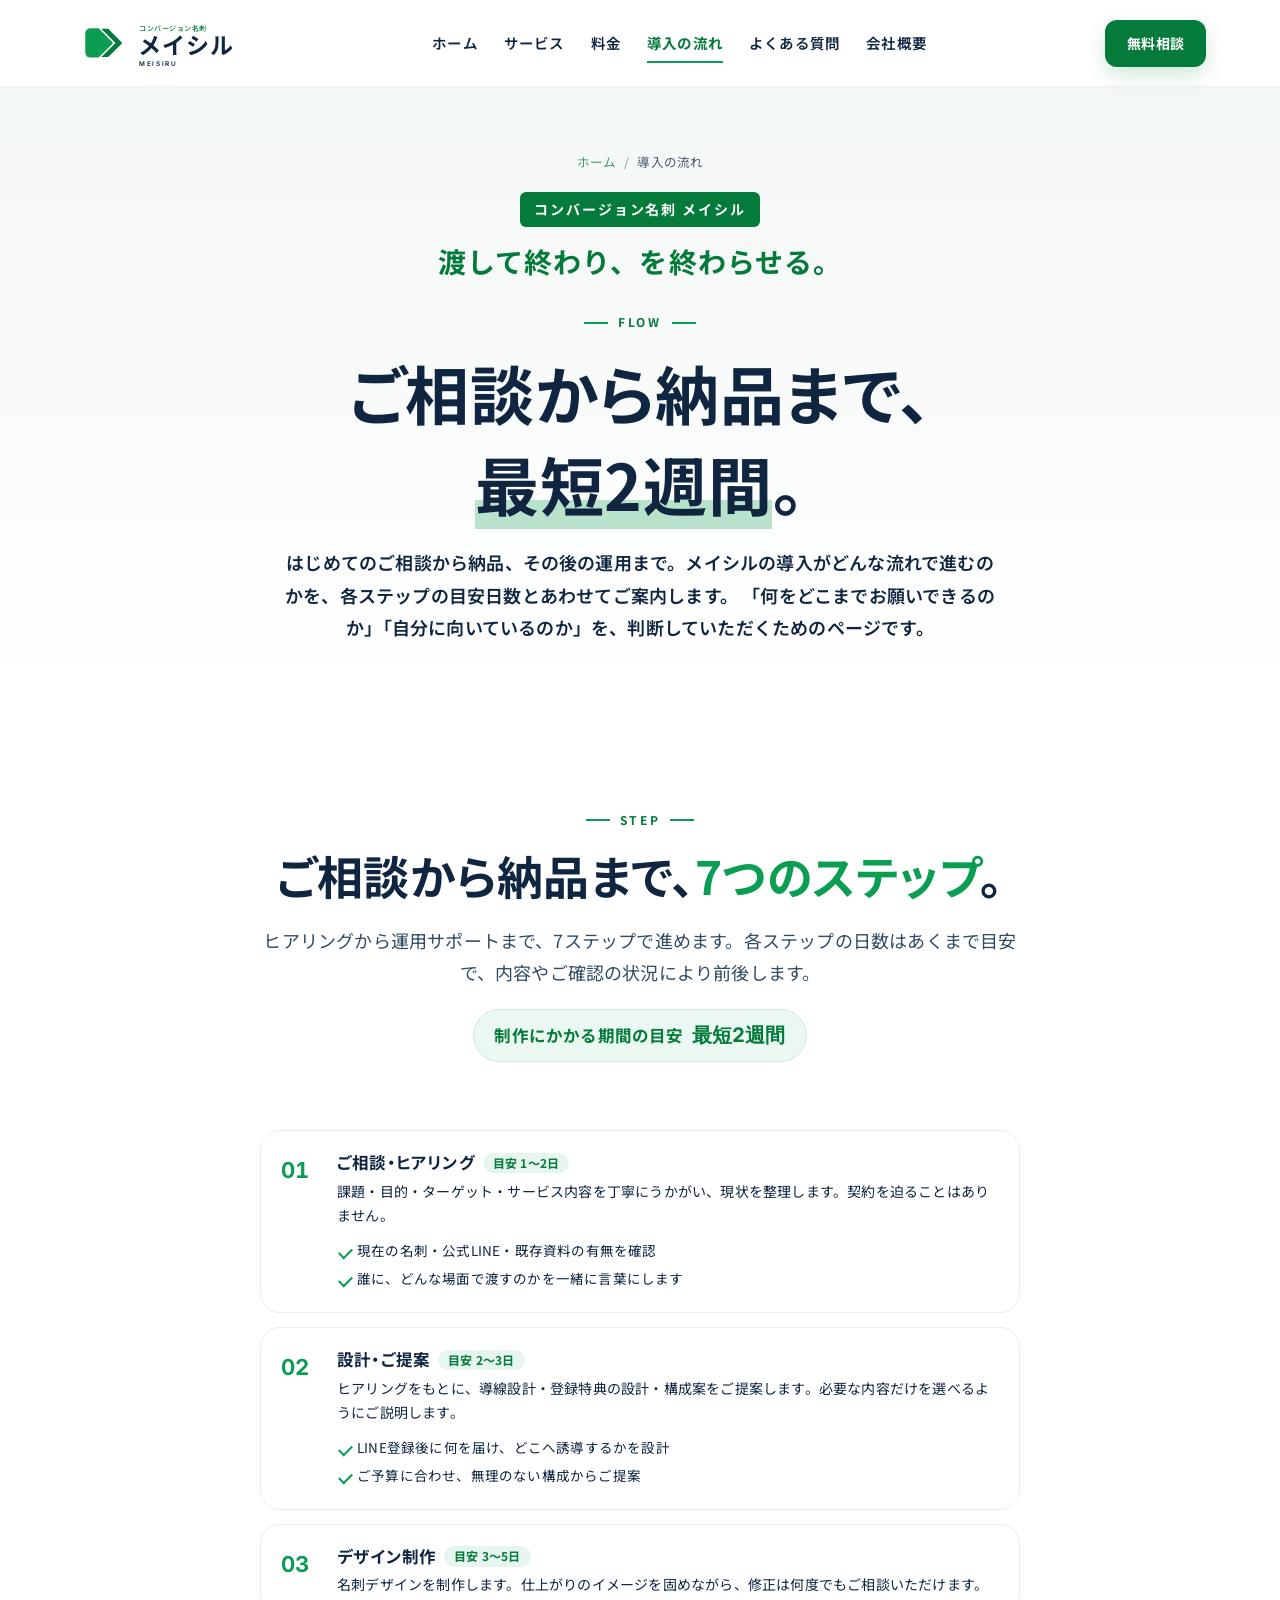
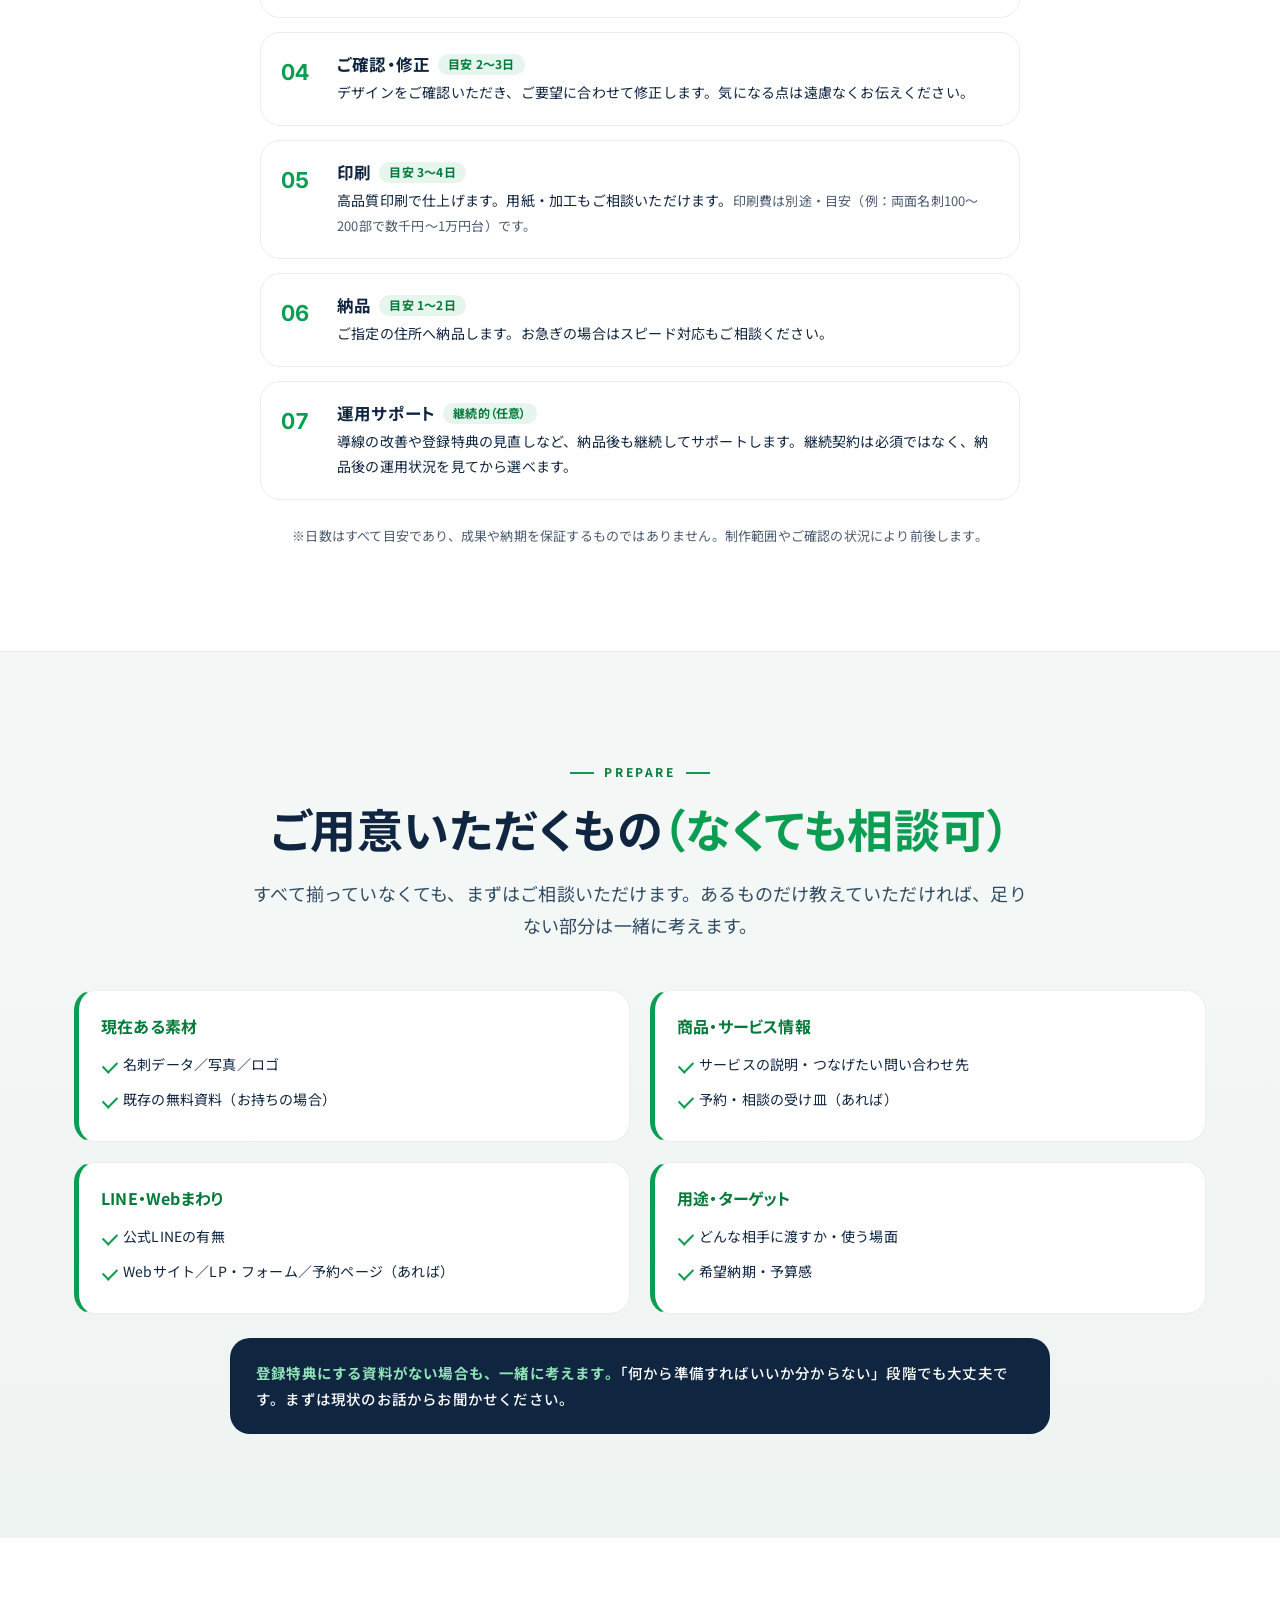
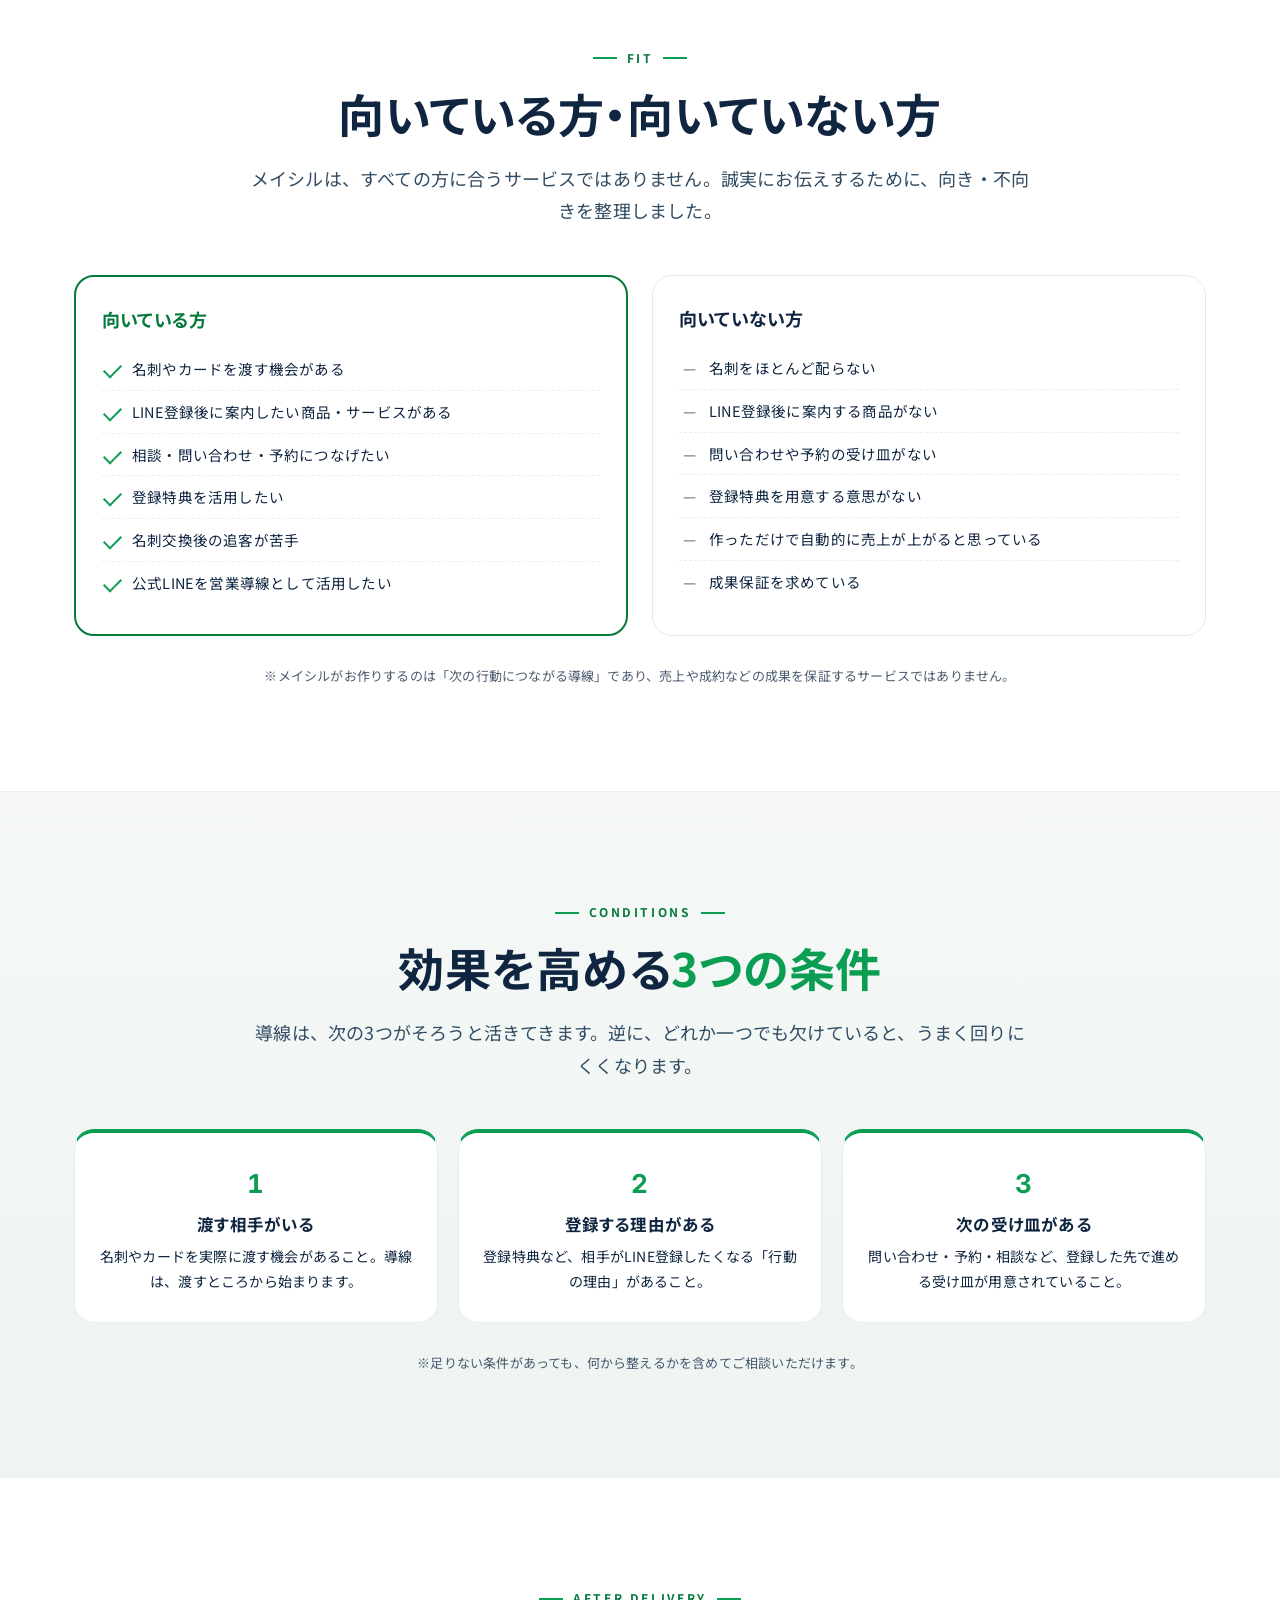
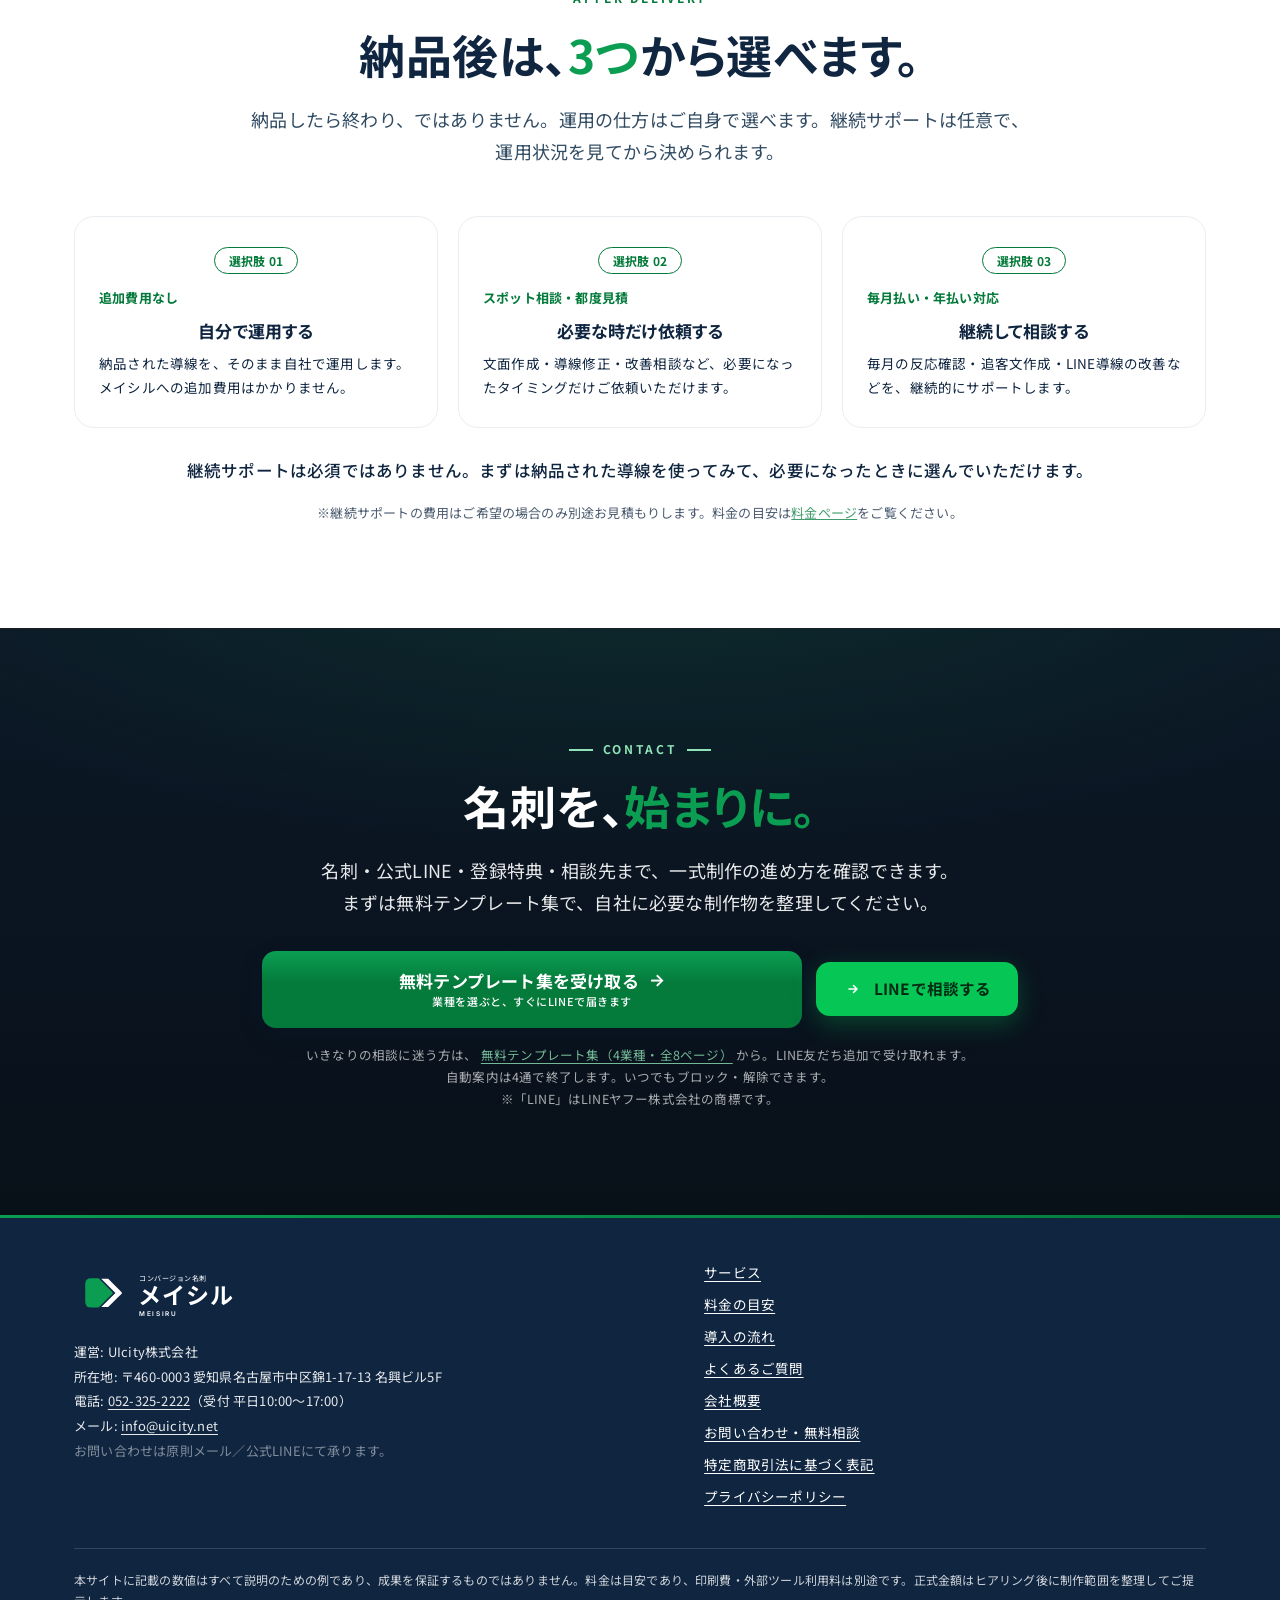
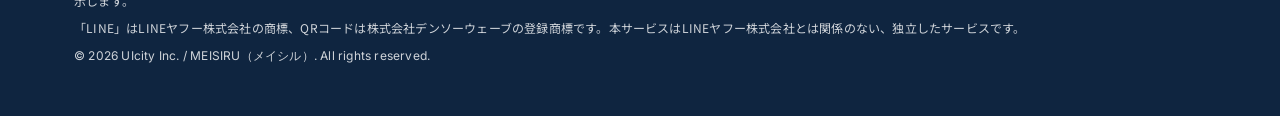
<file: flow.html>
<!DOCTYPE html>
<html lang="ja">
<head>
<meta charset="UTF-8">
<meta name="viewport" content="width=device-width, initial-scale=1.0">

<title>名刺と公式LINEをつなげる導入の流れ（7ステップ）｜メイシル</title>
<meta name="description" content="ご相談から名刺・公式LINE・登録特典の制作、動作確認、納品までを7ステップでご案内。各段階で確認する内容と、ご用意いただくものを説明します。コンバージョン名刺 メイシルはオンライン対応です。">

<!-- OGP（差し替え: 公開後のOGP画像 ogp.png） -->
<meta property="og:type" content="website">
<meta property="og:site_name" content="コンバージョン名刺 メイシル">
<meta property="og:title" content="名刺と公式LINEをつなげる導入の流れ（7ステップ）｜メイシル">
<meta property="og:description" content="ご相談から名刺・公式LINE・登録特典の制作、動作確認、納品までを7ステップでご案内します。オンライン対応。">
<meta property="og:url" content="https://meisiru.vercel.app/flow.html">
<meta property="og:image" content="https://meisiru.vercel.app/ogp.png"><!-- 差し替え: ogp.svg を PNG(1200×630) 化して配置 -->
<meta property="og:locale" content="ja_JP">
<meta name="twitter:card" content="summary_large_image">
<link rel="canonical" href="https://meisiru.vercel.app/flow.html">

<!-- favicon -->
<link rel="icon" type="image/svg+xml" href="assets/favicon.svg">

<!-- ================= GA4（差し替え: 【GA4測定ID】 例 G-XXXXXXXXXX） =================
     ⚠️公開前必須: GA4測定ID発行後、このコメントを解除してIDを差し替えること
     （未解除のまま公開すると計測ゼロ） -->
<!--
<script async src="https://www.googletagmanager.com/gtag/js?id=【GA4測定ID】"></script>
<script>
  window.dataLayer = window.dataLayer || [];
  function gtag(){ dataLayer.push(arguments); }
  gtag('js', new Date());
  gtag('config', '【GA4測定ID】');
</script>
-->

<!-- Google Fonts（Noto Sans JP / Inter：SIL OFL 1.1） -->
<link rel="preconnect" href="https://fonts.googleapis.com">
<link rel="preconnect" href="https://fonts.gstatic.com" crossorigin>
<link href="https://fonts.googleapis.com/css2?family=Noto+Sans+JP:wght@400;500;700&family=Inter:wght@400;600;700&display=swap" rel="stylesheet">

<!-- 共通CSS -->
<link rel="stylesheet" href="assets/site.css">

<!-- ページ固有の微調整（共通CSSのクラスを補完するのみ・カラー規定は変更しない） -->
<style>
  /* ヒーロー（導入の流れ用・共通トーンに合わせた軽量版） */
  .page-hero{ background:linear-gradient(180deg,var(--bg) 0%,var(--white) 100%); padding:64px 0 56px; }
  .page-hero .lockup{ margin-bottom:20px; }
  .page-hero h1{ font-size:var(--fs-display); font-weight:700; line-height:1.42; letter-spacing:.01em; margin-bottom:18px; }
  .page-hero h1 .underline{ background:linear-gradient(transparent 68%, rgba(11,158,82,.28) 68%); }
  .page-hero .hero-desc{ font-size:var(--fs-lead); max-width:720px; margin:0 auto; }

  /* パンくず */
  .breadcrumb{ font-size:12.5px; opacity:.75; margin-bottom:18px; }
  .breadcrumb a{ text-decoration:none; }
  .breadcrumb a:hover{ text-decoration:underline; text-underline-offset:3px; }
  .breadcrumb .sep{ margin:0 8px; opacity:.6; }

  /* 最短2週間バッジ */
  .lead-badge{
    display:inline-flex; align-items:baseline; gap:8px; flex-wrap:wrap; justify-content:center;
    background:rgba(11,158,82,.08); border:1px solid #CFE9DC; border-radius:999px;
    padding:8px 20px; margin-bottom:20px; font-weight:700; color:var(--green-dark);
  }
  .lead-badge .big{ font-family:"Inter",sans-serif; font-feature-settings:"tnum"; font-size:20px; }

  /* ステップ内の補足リスト */
  .steps .step-points{ margin-top:8px; font-size:13.5px; }
  .steps .step-points li{ position:relative; padding:2px 0 2px 20px; }
  .steps .step-points li::before{
    content:""; position:absolute; left:2px; top:12px; width:11px; height:6px;
    border-left:2px solid var(--green); border-bottom:2px solid var(--green); transform:rotate(-45deg);
  }

  /* 用意いただくもの */
  .prep-grid{ display:grid; gap:20px; }
  @media (min-width:600px){ .prep-grid{ grid-template-columns:repeat(2,1fr); } }
  .prep-card{
    background:var(--white); border:1px solid var(--hairline); border-radius:var(--radius);
    padding:24px 22px; border-left:5px solid var(--green);
  }
  .prep-card h3{ font-size:16px; font-weight:700; margin-bottom:10px; color:var(--green-dark); }
  .prep-card li{ font-size:14px; padding:5px 0 5px 22px; position:relative; }
  .prep-card li::before{
    content:""; position:absolute; left:2px; top:14px; width:12px; height:7px;
    border-left:2px solid var(--green); border-bottom:2px solid var(--green); transform:rotate(-45deg);
  }
  .prep-note{
    max-width:820px; margin:24px auto 0; background:var(--navy); color:var(--white);
    border-radius:var(--radius); padding:22px 26px; font-weight:500; font-size:14.5px;
  }
  .prep-note strong{ color:#8fe3b6; }

  /* 向いている・向いていない */
  .fit-grid{ display:grid; gap:24px; }
  @media (min-width:800px){ .fit-grid{ grid-template-columns:1fr 1fr; } }
  .fit-card{ border-radius:var(--radius); padding:30px 26px; }
  .fit-card.ok{ background:var(--white); border:2px solid var(--green-dark); }
  .fit-card.ng{ background:var(--white); border:1px solid var(--border); }
  .fit-card h3{ font-size:18px; font-weight:700; margin-bottom:16px; }
  .fit-card.ok h3{ color:var(--green-dark); }
  .fit-card li{ font-size:14.5px; padding:8px 0 8px 30px; position:relative; border-top:1px dashed var(--hairline); }
  .fit-card li:first-of-type{ border-top:0; }
  .fit-card.ok li::before{
    content:""; position:absolute; left:2px; top:16px; width:15px; height:8px;
    border-left:2.5px solid var(--green); border-bottom:2.5px solid var(--green); transform:rotate(-45deg);
  }
  .fit-card.ng li::before{ content:"—"; position:absolute; left:4px; top:8px; font-weight:700; opacity:.5; }

  /* 効果を高める3条件 */
  .cond-grid{ display:grid; gap:20px; counter-reset:cond; }
  @media (min-width:768px){ .cond-grid{ grid-template-columns:repeat(3,1fr); } }
  .cond-card{
    background:var(--white); border:1px solid var(--hairline); border-radius:var(--radius);
    padding:28px 24px; border-top:4px solid var(--green); text-align:center;
  }
  .cond-card .c-num{
    counter-increment:cond; content:counter(cond);
    font-family:"Inter",sans-serif; font-feature-settings:"tnum"; font-size:26px; font-weight:700;
    color:var(--green); display:block; margin-bottom:6px;
  }
  .cond-card h3{ font-size:16.5px; font-weight:700; margin-bottom:8px; }
  .cond-card p{ font-size:14px; }

  /* 納品後の選択肢3つ */
  .support-grid{ display:grid; gap:20px; }
  @media (min-width:800px){ .support-grid{ grid-template-columns:repeat(3,1fr); } }
  .support-card{
    background:var(--white); border:1px solid var(--hairline); border-radius:var(--radius);
    padding:28px 24px; text-align:center;
  }
  .support-card .s-label{
    display:inline-block; font-size:12px; font-weight:700; color:var(--green-dark);
    border:1px solid var(--green-dark); border-radius:999px; padding:2px 14px; margin-bottom:12px;
  }
  .support-card .s-price{ font-size:13px; font-weight:700; color:var(--green-dark); margin-bottom:10px; }
  .support-card h3{ font-size:17px; font-weight:700; margin-bottom:8px; }
  .support-card p{ font-size:13.5px; text-align:left; }
  .support-note{ text-align:center; margin-top:28px; font-weight:500; }
</style>
</head>
<body>
<a class="skip-link" href="#main">本文へスキップ</a>

<!-- =============== ヘッダー（共通） =============== -->
<header class="site-header">
  <div class="header-inner">
    <a href="index.html" class="header-logo" aria-label="コンバージョン名刺 メイシル トップへ">
      <svg xmlns="http://www.w3.org/2000/svg" viewBox="0 0 640 236" role="img" aria-label="コンバージョン名刺 メイシル">
        <g transform="translate(106,117) scale(0.65) translate(-235.6,-256)">
          <path d="M166,176 L207,176 L281.7,250.7 Q287,256 281.7,261.3 L207,336 L166,336 Q134,336 134,304 L134,208 Q134,176 166,176 Z" fill="#0B9E52"/>
          <path d="M221.6,178.4 L259.6,178.4 L331.9,250.7 Q337.2,256 331.9,261.3 L259.6,333.6 L221.6,333.6 L299.2,256 Z" fill="#047A3B"/>
        </g>
        <text x="231" y="74" font-size="25" font-weight="500" letter-spacing="2" fill="#047A3B" font-family="'Noto Sans JP','Yu Gothic UI','Yu Gothic',Meiryo,sans-serif">コンバージョン名刺</text>
        <text x="229" y="157" font-size="82" font-weight="700" letter-spacing="3.3" fill="#0F2540" font-family="'Noto Sans JP','Yu Gothic UI','Yu Gothic',Meiryo,sans-serif">メ<tspan dx="-1.5">イシ</tspan><tspan dx="-1">ル</tspan></text>
        <text x="231" y="198" font-size="23" font-weight="600" letter-spacing="6" fill="#0F2540" font-family="'Inter','Segoe UI','Yu Gothic UI',Arial,sans-serif">MEISIRU</text>
      </svg>
    </a>

    <nav class="header-nav" aria-label="グローバルメニュー">
      <a href="index.html">ホーム</a>
      <a href="service.html">サービス</a>
      <a href="price.html">料金</a>
      <a href="flow.html" aria-current="page">導入の流れ</a>
      <a href="faq.html">よくある質問</a>
      <a href="company.html">会社概要</a>
    </nav>

    <a class="header-cta js-cta" data-cta-id="consult_flow_header" data-cta-type="consult" data-placement="flow_header"
       href="https://lin.ee/oGIGfiq"
       target="_blank" rel="noopener">無料相談</a>

    <button class="nav-toggle" aria-label="メニューを開閉" aria-expanded="false" aria-controls="mobile-nav">
      <span></span><span></span><span></span>
    </button>
  </div>
</header>

<nav class="mobile-nav" id="mobile-nav" aria-label="モバイルメニュー">
  <a href="index.html">ホーム</a>
  <a href="service.html">サービス</a>
  <a href="price.html">料金</a>
  <a href="flow.html" aria-current="page">導入の流れ</a>
  <a href="faq.html">よくある質問</a>
  <a href="company.html">会社概要</a>
  <a class="btn btn-primary js-cta" data-cta-id="consult_flow_mobile_nav" data-cta-type="consult" data-placement="flow_mobile_nav"
     href="https://lin.ee/oGIGfiq"
     target="_blank" rel="noopener">無料相談を申し込む</a>
</nav>

<main id="main">

<!-- =============== ヒーロー =============== -->
<section class="page-hero">
  <div class="container t-center">
    <p class="breadcrumb">
      <a href="index.html">ホーム</a><span class="sep">/</span>導入の流れ
    </p>

    <div class="lockup" style="margin-left:auto;margin-right:auto;">
      <span class="category">コンバージョン名刺 メイシル</span>
      <span class="tagline">渡して終わり、を終わらせる。</span>
    </div>

    <span class="kicker">FLOW</span>
    <h1>ご相談から納品まで、<br><span class="underline">最短2週間</span>。</h1>
    <p class="hero-desc">
      はじめてのご相談から納品、その後の運用まで。メイシルの導入がどんな流れで進むのかを、各ステップの目安日数とあわせてご案内します。
      「何をどこまでお願いできるのか」「自分に向いているのか」を、判断していただくためのページです。
    </p>
  </div>
</section>

<!-- =============== ① ご相談から納品まで（7ステップ） =============== -->
<section class="section" id="steps" aria-labelledby="steps-heading">
  <div class="container">
    <div class="section-head t-center reveal">
      <span class="kicker">STEP</span>
      <h2 class="section-title" id="steps-heading">ご相談から納品まで、<span class="accent">7つのステップ</span>。</h2>
      <p class="section-lead">
        ヒアリングから運用サポートまで、7ステップで進めます。各ステップの日数はあくまで目安で、内容やご確認の状況により前後します。
      </p>
      <div class="lead-badge" style="margin-top:20px;">
        <span>制作にかかる期間の目安</span>
        <span class="big">最短2週間</span>
      </div>
    </div>

    <ol class="steps reveal">
      <li>
        <h3>ご相談・ヒアリング <span class="days">目安 1〜2日</span></h3>
        <p>課題・目的・ターゲット・サービス内容を丁寧にうかがい、現状を整理します。契約を迫ることはありません。</p>
        <ul class="step-points">
          <li>現在の名刺・公式LINE・既存資料の有無を確認</li>
          <li>誰に、どんな場面で渡すのかを一緒に言葉にします</li>
        </ul>
      </li>
      <li>
        <h3>設計・ご提案 <span class="days">目安 2〜3日</span></h3>
        <p>ヒアリングをもとに、導線設計・登録特典の設計・構成案をご提案します。必要な内容だけを選べるようにご説明します。</p>
        <ul class="step-points">
          <li>LINE登録後に何を届け、どこへ誘導するかを設計</li>
          <li>ご予算に合わせ、無理のない構成からご提案</li>
        </ul>
      </li>
      <li>
        <h3>デザイン制作 <span class="days">目安 3〜5日</span></h3>
        <p>名刺デザインを制作します。仕上がりのイメージを固めながら、修正は何度でもご相談いただけます。</p>
      </li>
      <li>
        <h3>ご確認・修正 <span class="days">目安 2〜3日</span></h3>
        <p>デザインをご確認いただき、ご要望に合わせて修正します。気になる点は遠慮なくお伝えください。</p>
      </li>
      <li>
        <h3>印刷 <span class="days">目安 3〜4日</span></h3>
        <p>高品質印刷で仕上げます。用紙・加工もご相談いただけます。<span class="note">印刷費は別途・目安（例：両面名刺100〜200部で数千円〜1万円台）です。</span></p>
      </li>
      <li>
        <h3>納品 <span class="days">目安 1〜2日</span></h3>
        <p>ご指定の住所へ納品します。お急ぎの場合はスピード対応もご相談ください。</p>
      </li>
      <li>
        <h3>運用サポート <span class="days">継続的（任意）</span></h3>
        <p>導線の改善や登録特典の見直しなど、納品後も継続してサポートします。継続契約は必須ではなく、納品後の運用状況を見てから選べます。</p>
      </li>
    </ol>

    <p class="note t-center" style="max-width:760px;margin:24px auto 0;">
      ※日数はすべて目安であり、成果や納期を保証するものではありません。制作範囲やご確認の状況により前後します。
    </p>
  </div>
</section>

<!-- =============== ② ご用意いただくもの =============== -->
<section class="section bg-light" id="prepare" aria-labelledby="prepare-heading">
  <div class="container">
    <div class="section-head t-center reveal">
      <span class="kicker">PREPARE</span>
      <h2 class="section-title" id="prepare-heading">ご用意いただくもの<span class="accent">（なくても相談可）</span></h2>
      <p class="section-lead">
        すべて揃っていなくても、まずはご相談いただけます。あるものだけ教えていただければ、足りない部分は一緒に考えます。
      </p>
    </div>

    <div class="prep-grid reveal-stagger">
      <div class="prep-card">
        <h3>現在ある素材</h3>
        <ul>
          <li>名刺データ／写真／ロゴ</li>
          <li>既存の無料資料（お持ちの場合）</li>
        </ul>
      </div>
      <div class="prep-card">
        <h3>商品・サービス情報</h3>
        <ul>
          <li>サービスの説明・つなげたい問い合わせ先</li>
          <li>予約・相談の受け皿（あれば）</li>
        </ul>
      </div>
      <div class="prep-card">
        <h3>LINE・Webまわり</h3>
        <ul>
          <li>公式LINEの有無</li>
          <li>Webサイト／LP・フォーム／予約ページ（あれば）</li>
        </ul>
      </div>
      <div class="prep-card">
        <h3>用途・ターゲット</h3>
        <ul>
          <li>どんな相手に渡すか・使う場面</li>
          <li>希望納期・予算感</li>
        </ul>
      </div>
    </div>

    <p class="prep-note reveal">
      <strong>登録特典にする資料がない場合も、一緒に考えます。</strong>「何から準備すればいいか分からない」段階でも大丈夫です。まずは現状のお話からお聞かせください。
    </p>
  </div>
</section>

<!-- =============== ③ 向いている方・向いていない方 =============== -->
<section class="section" id="fit" aria-labelledby="fit-heading">
  <div class="container">
    <div class="section-head t-center reveal">
      <span class="kicker">FIT</span>
      <h2 class="section-title" id="fit-heading">向いている方・向いていない方</h2>
      <p class="section-lead">
        メイシルは、すべての方に合うサービスではありません。誠実にお伝えするために、向き・不向きを整理しました。
      </p>
    </div>

    <div class="fit-grid reveal">
      <div class="fit-card ok">
        <h3>向いている方</h3>
        <ul>
          <li>名刺やカードを渡す機会がある</li>
          <li>LINE登録後に案内したい商品・サービスがある</li>
          <li>相談・問い合わせ・予約につなげたい</li>
          <li>登録特典を活用したい</li>
          <li>名刺交換後の追客が苦手</li>
          <li>公式LINEを営業導線として活用したい</li>
        </ul>
      </div>
      <div class="fit-card ng">
        <h3>向いていない方</h3>
        <ul>
          <li>名刺をほとんど配らない</li>
          <li>LINE登録後に案内する商品がない</li>
          <li>問い合わせや予約の受け皿がない</li>
          <li>登録特典を用意する意思がない</li>
          <li>作っただけで自動的に売上が上がると思っている</li>
          <li>成果保証を求めている</li>
        </ul>
      </div>
    </div>

    <p class="note t-center" style="max-width:760px;margin:28px auto 0;">
      ※メイシルがお作りするのは「次の行動につながる導線」であり、売上や成約などの成果を保証するサービスではありません。
    </p>
  </div>
</section>

<!-- =============== ④ 効果を高める3条件 =============== -->
<section class="section bg-light" id="conditions" aria-labelledby="conditions-heading">
  <div class="container">
    <div class="section-head t-center reveal">
      <span class="kicker">CONDITIONS</span>
      <h2 class="section-title" id="conditions-heading">効果を高める<span class="accent">3つの条件</span></h2>
      <p class="section-lead">
        導線は、次の3つがそろうと活きてきます。逆に、どれか一つでも欠けていると、うまく回りにくくなります。
      </p>
    </div>

    <div class="cond-grid reveal-stagger">
      <div class="cond-card">
        <span class="c-num">1</span>
        <h3>渡す相手がいる</h3>
        <p>名刺やカードを実際に渡す機会があること。導線は、渡すところから始まります。</p>
      </div>
      <div class="cond-card">
        <span class="c-num">2</span>
        <h3>登録する理由がある</h3>
        <p>登録特典など、相手がLINE登録したくなる「行動の理由」があること。</p>
      </div>
      <div class="cond-card">
        <span class="c-num">3</span>
        <h3>次の受け皿がある</h3>
        <p>問い合わせ・予約・相談など、登録した先で進める受け皿が用意されていること。</p>
      </div>
    </div>

    <p class="note t-center" style="max-width:760px;margin:28px auto 0;">
      ※足りない条件があっても、何から整えるかを含めてご相談いただけます。
    </p>
  </div>
</section>

<!-- =============== ⑤ 納品後の選択肢3つ =============== -->
<section class="section" id="support" aria-labelledby="support-heading">
  <div class="container">
    <div class="section-head t-center reveal">
      <span class="kicker">AFTER DELIVERY</span>
      <h2 class="section-title" id="support-heading">納品後は、<span class="accent">3つ</span>から選べます。</h2>
      <p class="section-lead">
        納品したら終わり、ではありません。運用の仕方はご自身で選べます。継続サポートは任意で、運用状況を見てから決められます。
      </p>
    </div>

    <div class="support-grid reveal-stagger">
      <div class="support-card">
        <span class="s-label">選択肢 01</span>
        <p class="s-price">追加費用なし</p>
        <h3>自分で運用する</h3>
        <p>納品された導線を、そのまま自社で運用します。メイシルへの追加費用はかかりません。</p>
      </div>
      <div class="support-card">
        <span class="s-label">選択肢 02</span>
        <p class="s-price">スポット相談・都度見積</p>
        <h3>必要な時だけ依頼する</h3>
        <p>文面作成・導線修正・改善相談など、必要になったタイミングだけご依頼いただけます。</p>
      </div>
      <div class="support-card">
        <span class="s-label">選択肢 03</span>
        <p class="s-price">毎月払い・年払い対応</p>
        <h3>継続して相談する</h3>
        <p>毎月の反応確認・追客文作成・LINE導線の改善などを、継続的にサポートします。</p>
      </div>
    </div>

    <p class="support-note reveal">
      継続サポートは必須ではありません。まずは納品された導線を使ってみて、必要になったときに選んでいただけます。
    </p>
    <p class="note t-center" style="max-width:760px;margin:16px auto 0;">
      ※継続サポートの費用はご希望の場合のみ別途お見積もりします。料金の目安は<a href="price.html">料金ページ</a>をご覧ください。
    </p>
  </div>
</section>

</main>

<!-- =============== ⑥ 共通CTA（フォーム＋LINE） =============== -->
<section class="section bg-dark" id="contact" aria-labelledby="cta-heading">
  <div class="container t-center">
    <span class="kicker" style="color:#8fe3b6;">CONTACT</span>
    <h2 class="section-title" id="cta-heading" style="color:#fff;">名刺を、<span class="accent">始まりに。</span></h2>
    <p class="section-lead" style="color:rgba(255,255,255,.9);">
      名刺・公式LINE・登録特典・相談先まで、一式制作の進め方を確認できます。<br>
      まずは無料テンプレート集で、自社に必要な制作物を整理してください。
    </p>

    <div class="cta-buttons" style="margin:32px 0 16px;">
      <a class="btn btn-primary js-cta" data-cta-id="offer_flow_closing" data-cta-type="offer" data-placement="flow_closing_primary"
         href="https://lin.ee/rxtsy4f"
         target="_blank" rel="noopener">
        無料テンプレート集を受け取る<span class="micro">業種を選ぶと、すぐにLINEで届きます</span>
      </a>
      <a class="btn btn-line js-cta" data-cta-id="consult_flow_closing" data-cta-type="consult" data-placement="flow_closing_secondary"
         href="https://lin.ee/oGIGfiq"
         target="_blank" rel="noopener">
        <span class="line-badge" aria-hidden="true"><svg viewBox="0 0 24 24" xmlns="http://www.w3.org/2000/svg"><path d="M4 12h16M13 5l7 7-7 7" fill="none" stroke="#FFFFFF" stroke-width="3.2" stroke-linecap="round" stroke-linejoin="round"/></svg></span>
        LINEで相談する
      </a>
    </div>

    <p class="cta-note" style="color:rgba(255,255,255,.82);">
      いきなりの相談に迷う方は、
      <a href="https://meisiru.vercel.app/checklist.html" target="_blank" rel="noopener" style="color:#8fe3b6; text-decoration:underline; text-underline-offset:3px;">無料テンプレート集（4業種・全8ページ）</a>
      から。LINE友だち追加で受け取れます。<br>
      自動案内は4通で終了します。いつでもブロック・解除できます。<br>
      ※「LINE」はLINEヤフー株式会社の商標です。
    </p>
  </div>
</section>

<!-- =============== フッター（共通） =============== -->
<footer class="site-footer">
  <div class="container">
    <div class="footer-grid">
      <div>
        <div class="footer-logo">
          <svg xmlns="http://www.w3.org/2000/svg" viewBox="0 0 640 236" role="img" aria-label="コンバージョン名刺 メイシル">
            <g transform="translate(106,117) scale(0.65) translate(-235.6,-256)">
              <path d="M166,176 L207,176 L281.7,250.7 Q287,256 281.7,261.3 L207,336 L166,336 Q134,336 134,304 L134,208 Q134,176 166,176 Z" fill="#0B9E52"/>
              <path d="M221.6,178.4 L259.6,178.4 L331.9,250.7 Q337.2,256 331.9,261.3 L259.6,333.6 L221.6,333.6 L299.2,256 Z" fill="#FFFFFF"/>
            </g>
            <text x="231" y="74" font-size="25" font-weight="500" letter-spacing="2" fill="#FFFFFF" opacity="0.85" font-family="'Noto Sans JP','Yu Gothic UI','Yu Gothic',Meiryo,sans-serif">コンバージョン名刺</text>
            <text x="229" y="157" font-size="82" font-weight="700" letter-spacing="3.3" fill="#FFFFFF" font-family="'Noto Sans JP','Yu Gothic UI','Yu Gothic',Meiryo,sans-serif">メ<tspan dx="-1.5">イシ</tspan><tspan dx="-1">ル</tspan></text>
            <text x="231" y="198" font-size="23" font-weight="600" letter-spacing="6" fill="#FFFFFF" font-family="'Inter','Segoe UI','Yu Gothic UI',Arial,sans-serif">MEISIRU</text>
          </svg>
        </div>
        <p class="footer-company">
          運営: UIcity株式会社<br>
          所在地: 〒460-0003 愛知県名古屋市中区錦1-17-13 名興ビル5F<br>
          電話: <a href="tel:0523252222">052-325-2222</a>（受付 平日10:00〜17:00）<br>
          メール: <a href="mailto:info@uicity.net">info@uicity.net</a><br>
          <span class="note" style="color:rgba(255,255,255,.7);">お問い合わせは原則メール／公式LINEにて承ります。</span>
        </p>
      </div>
      <nav aria-label="フッターリンク">
        <ul class="footer-links">
          <li><a href="service.html">サービス</a></li>
          <li><a href="price.html">料金の目安</a></li>
          <li><a href="flow.html">導入の流れ</a></li>
          <li><a href="faq.html">よくあるご質問</a></li>
          <li><a href="company.html">会社概要</a></li>
          <li><a href="contact.html">お問い合わせ・無料相談</a></li>
          <li><a href="特定商取引法に基づく表記.html">特定商取引法に基づく表記</a></li>
          <li><a href="プライバシーポリシー.html">プライバシーポリシー</a></li>
        </ul>
      </nav>
    </div>
    <div class="footer-legal">
      <p>本サイトに記載の数値はすべて説明のための例であり、成果を保証するものではありません。料金は目安であり、印刷費・外部ツール利用料は別途です。正式金額はヒアリング後に制作範囲を整理してご提示します。</p>
      <p>「LINE」はLINEヤフー株式会社の商標、QRコードは株式会社デンソーウェーブの登録商標です。本サービスはLINEヤフー株式会社とは関係のない、独立したサービスです。</p>
      <p class="en">&copy; <span id="copyright-year">2026</span> UIcity Inc. / MEISIRU（メイシル）. All rights reserved.</p>
    </div>
  </div>
</footer>

<!-- back-to-top -->
<button class="back-to-top" aria-label="ページ先頭へ戻る">
  <svg viewBox="0 0 24 24" xmlns="http://www.w3.org/2000/svg" aria-hidden="true"><path d="M12 5l-7 7M12 5l7 7M12 5v14" fill="none" stroke="#FFFFFF" stroke-width="2.4" stroke-linecap="round" stroke-linejoin="round"/></svg>
</button>

<!-- モバイル固定CTAバー -->
<div class="fixed-cta fixed-cta--single" role="navigation" aria-label="無料テンプレート集">
  <a class="js-cta" data-cta-id="offer_flow_fixed" data-cta-type="offer" data-placement="flow_mobile_fixed"
     href="https://lin.ee/rxtsy4f" target="_blank" rel="noopener">無料テンプレート集</a>
</div>

<!-- 共通JS -->
<script src="assets/site.js"></script>
</body>
</html>
</file>
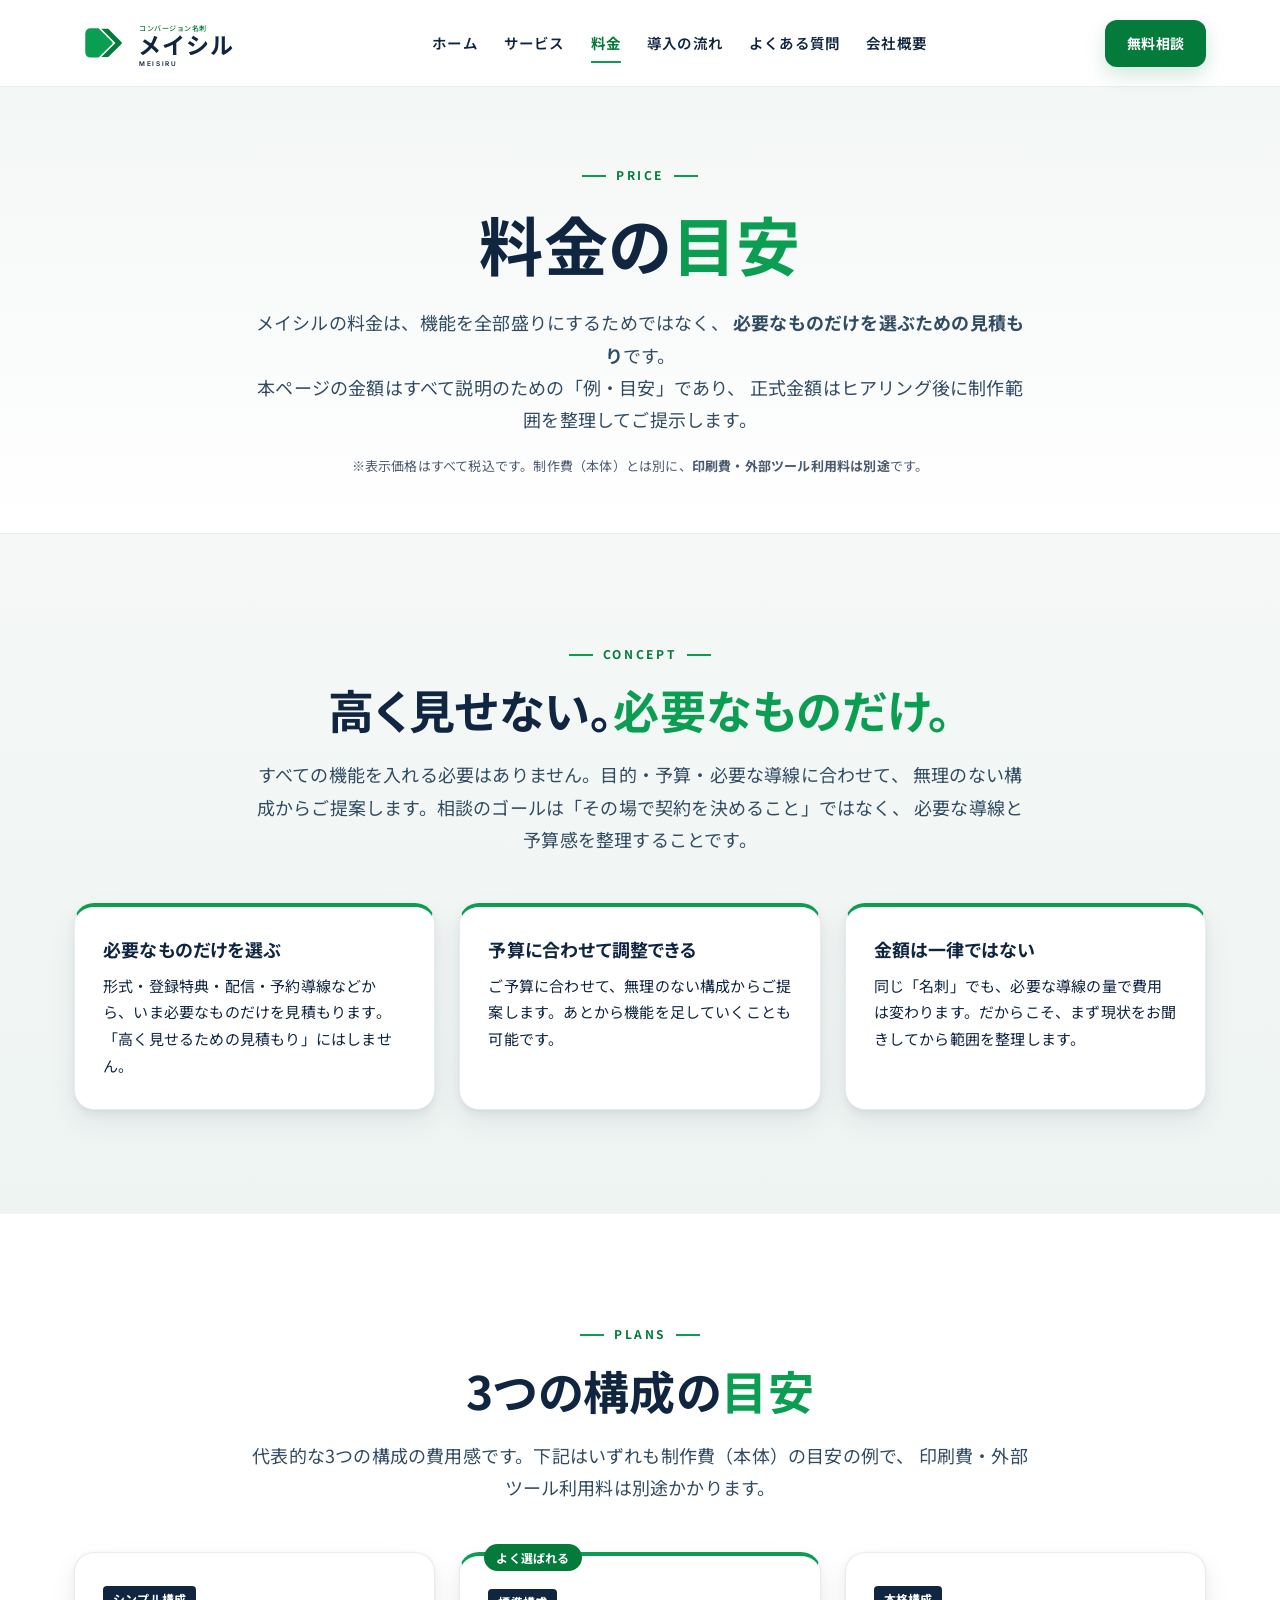
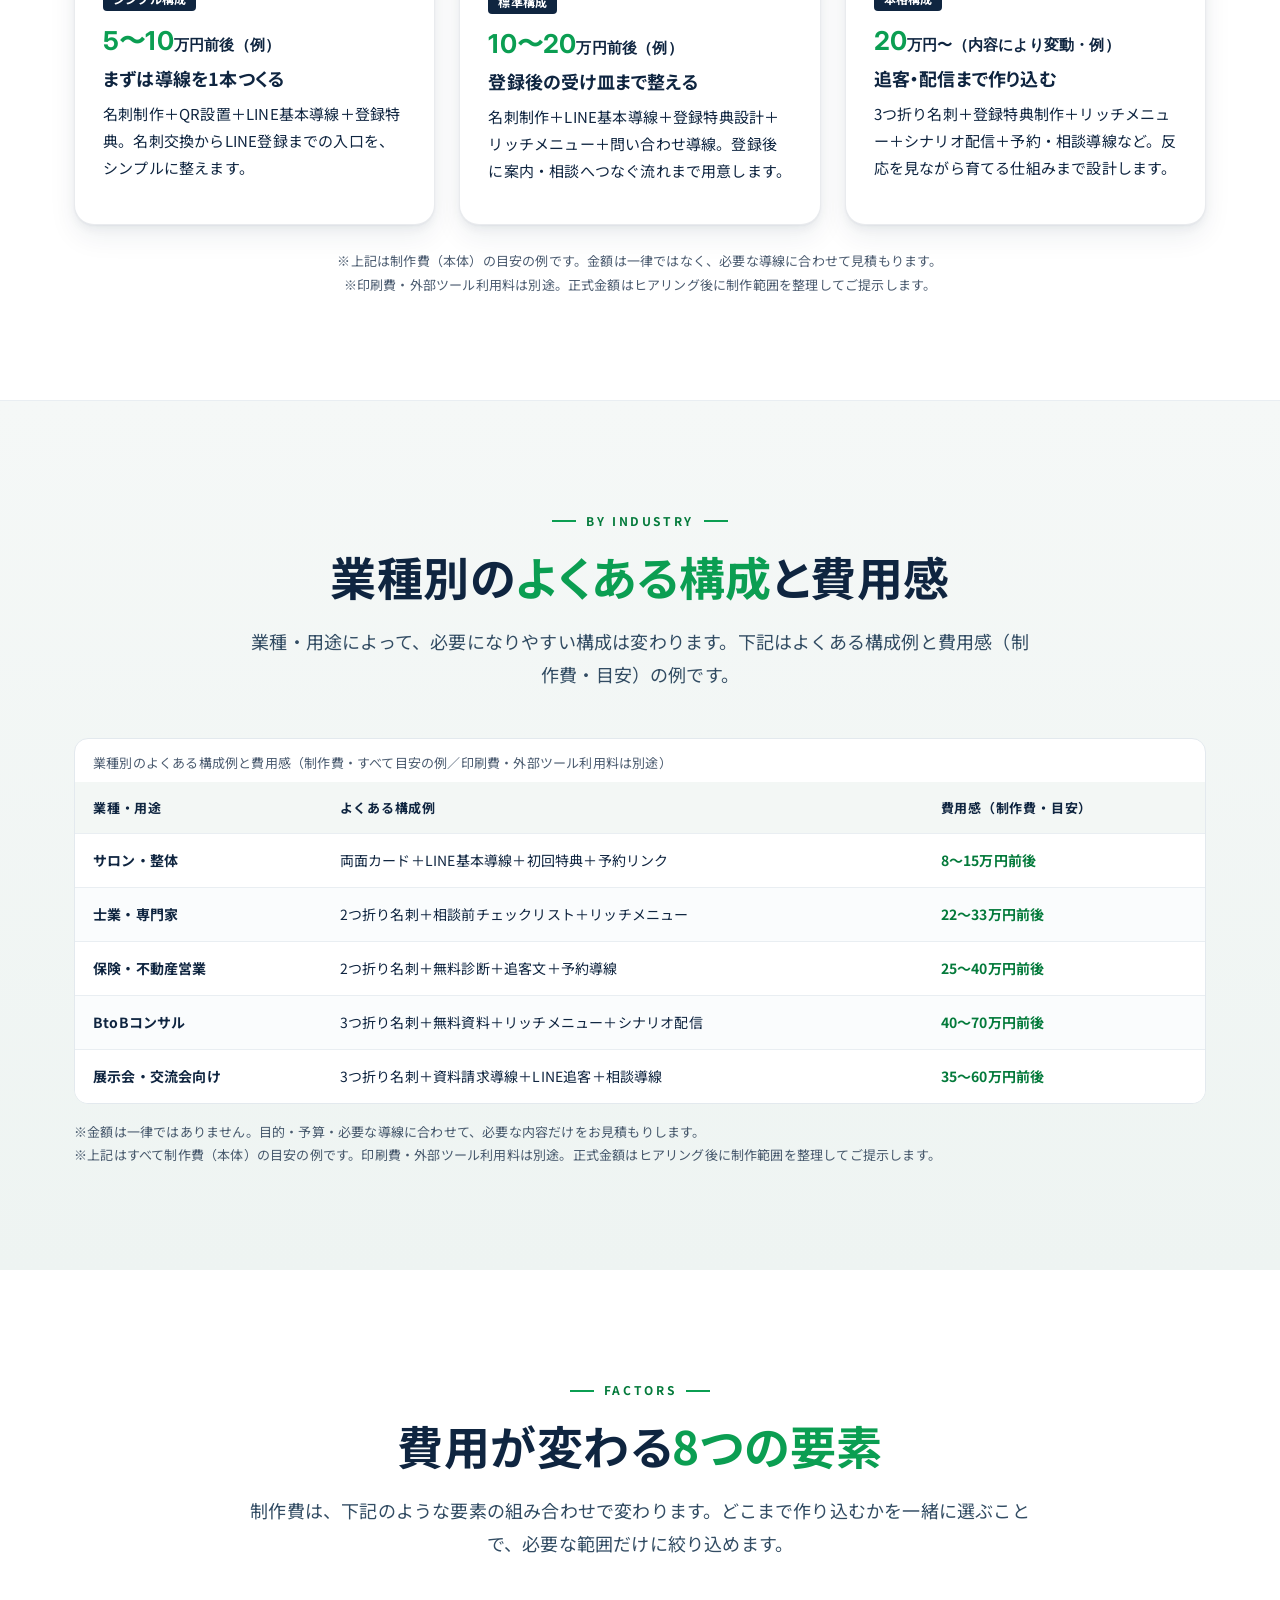
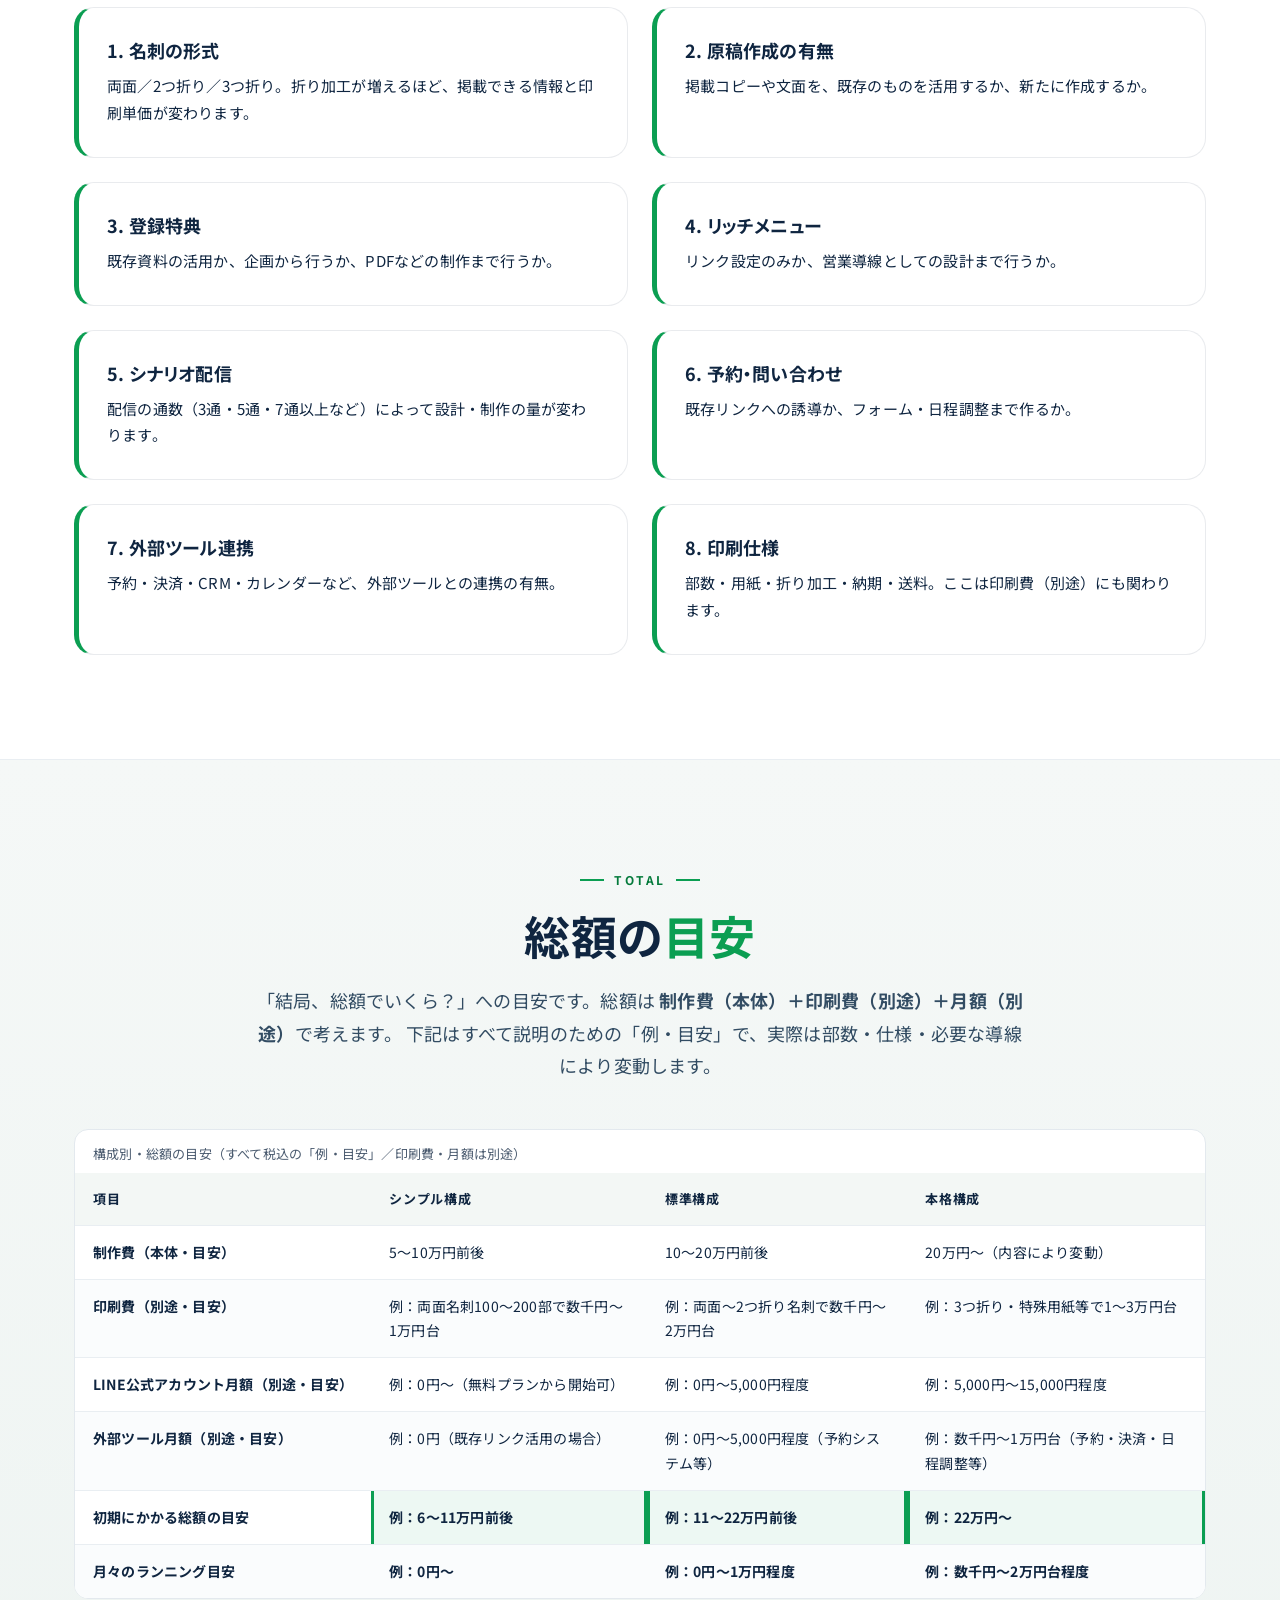
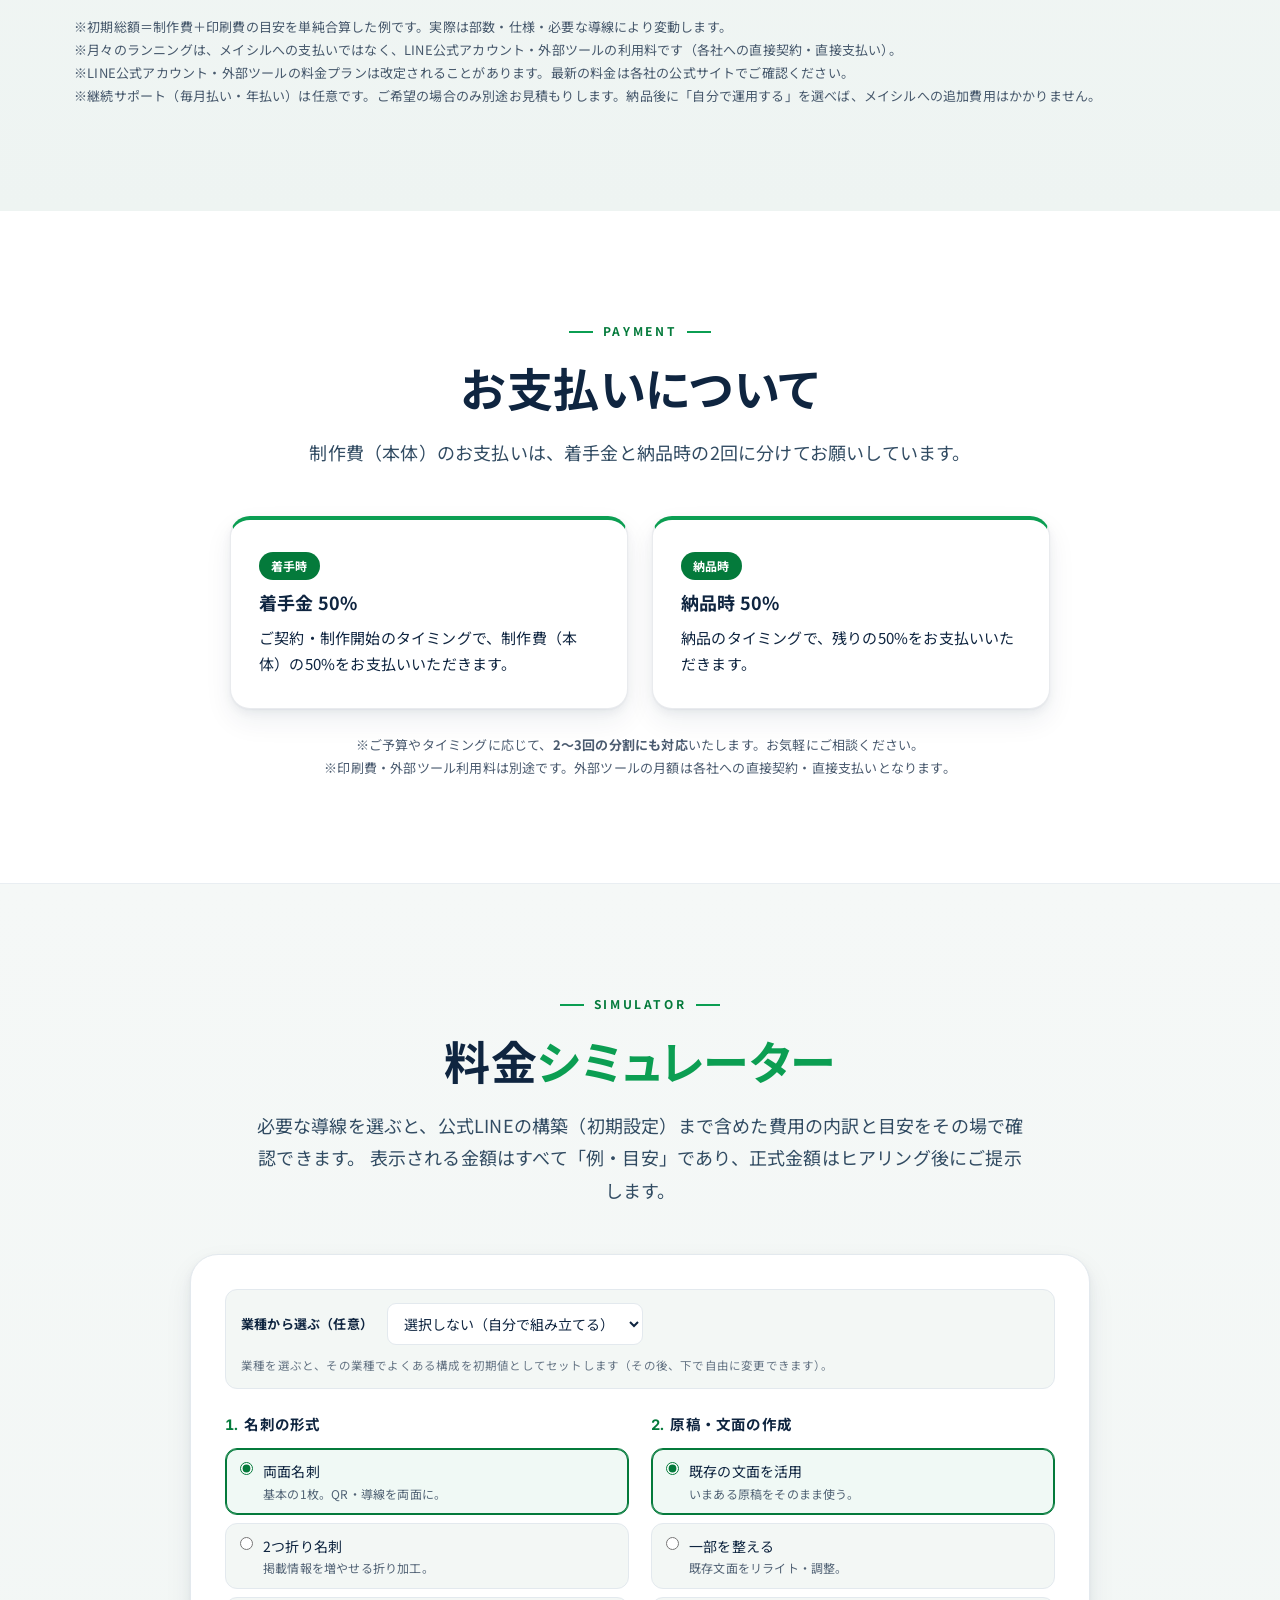
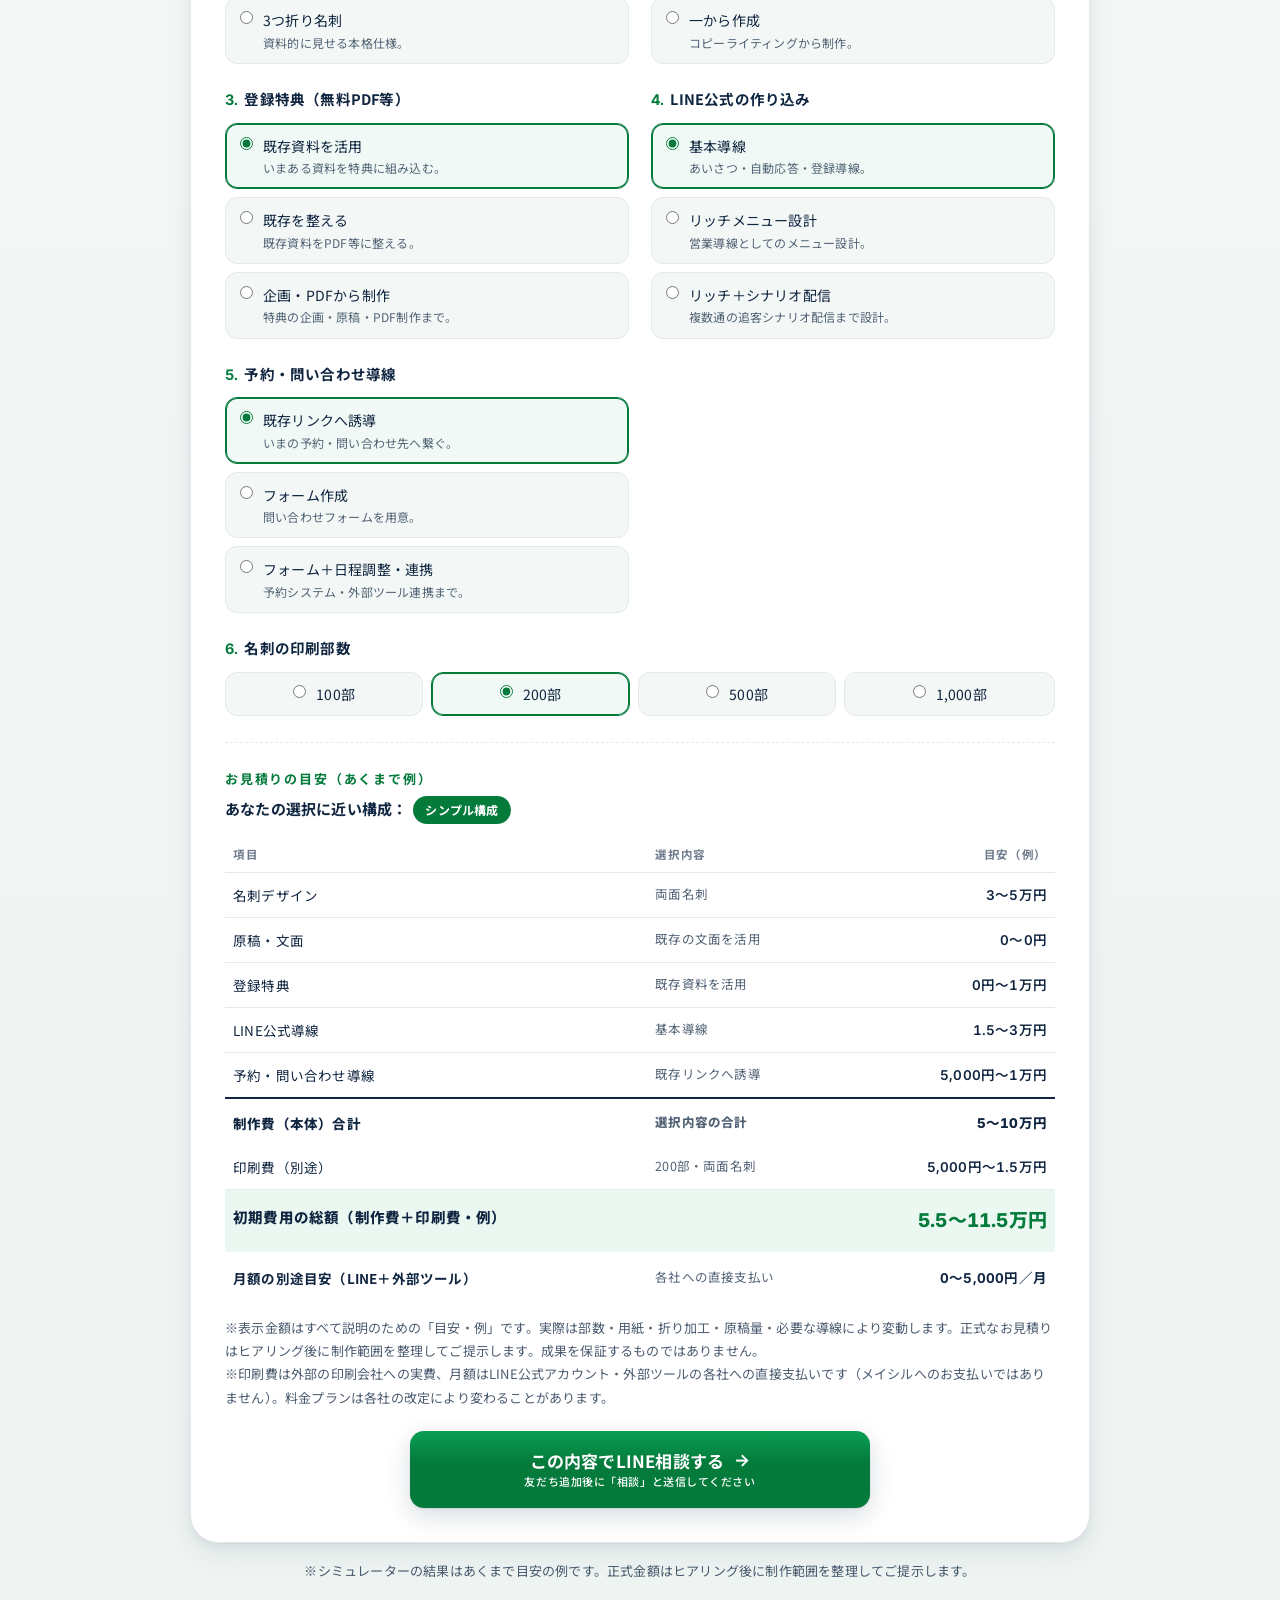
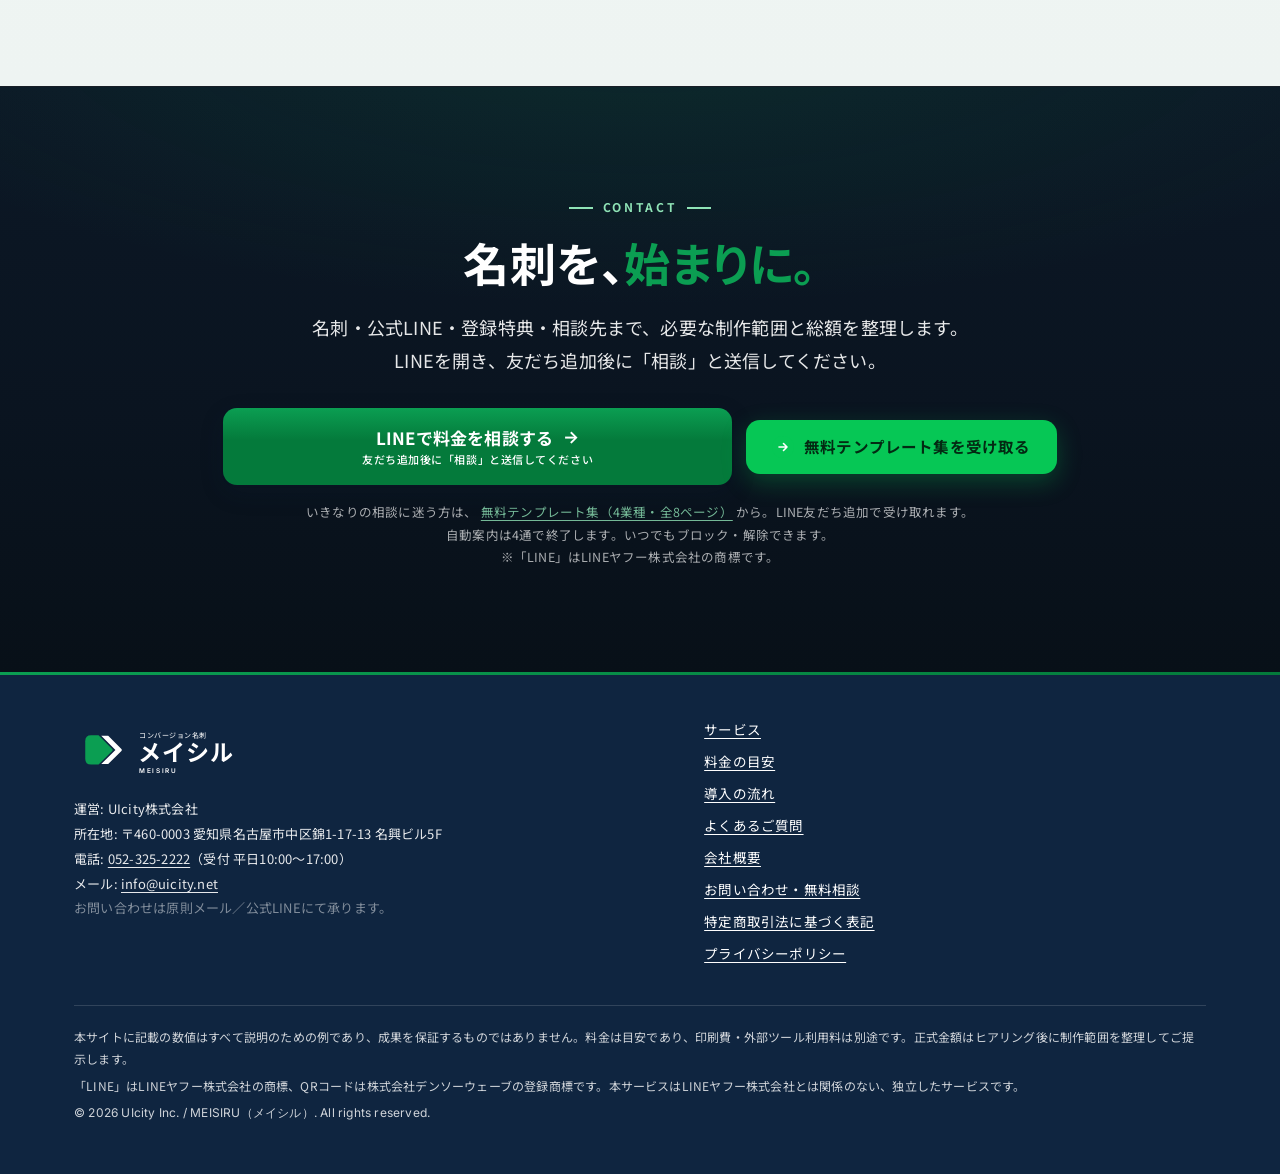
<file: price.html>
<!DOCTYPE html>
<html lang="ja">
<head>
<meta charset="UTF-8">
<meta name="viewport" content="width=device-width, initial-scale=1.0">

<title>名刺＋公式LINE構築の料金目安と費用内訳｜メイシル</title>
<meta name="description" content="名刺デザイン・公式LINE初期設定・登録特典PDF・相談導線まで、一式の費用目安と内訳を公開。コンバージョン名刺 メイシルの料金の考え方を相場と比べやすい構成で説明します。金額はすべて目安です。">

<!-- OGP -->
<meta property="og:type" content="website">
<meta property="og:site_name" content="コンバージョン名刺 メイシル">
<meta property="og:title" content="名刺＋公式LINE構築の料金目安と費用内訳｜メイシル">
<meta property="og:description" content="名刺デザイン・公式LINE初期設定・登録特典PDF・相談導線まで、一式の費用目安と内訳を公開しています。金額はすべて目安です。">
<meta property="og:url" content="https://meisiru.vercel.app/price.html">
<meta property="og:image" content="https://meisiru.vercel.app/ogp.png"><!-- 差し替え: ogp.svg を PNG(1200×630) 化して配置 -->
<meta property="og:locale" content="ja_JP">
<meta name="twitter:card" content="summary_large_image">
<link rel="canonical" href="https://meisiru.vercel.app/price.html">

<!-- favicon -->
<link rel="icon" type="image/svg+xml" href="assets/favicon.svg">

<!-- ================= GA4（差し替え: 【GA4測定ID】 例 G-XXXXXXXXXX） =================
     ⚠️公開前必須: GA4測定ID発行後、このコメントを解除してIDを差し替えること
     （未解除のまま公開すると計測ゼロ） -->
<!--
<script async src="https://www.googletagmanager.com/gtag/js?id=【GA4測定ID】"></script>
<script>
  window.dataLayer = window.dataLayer || [];
  function gtag(){ dataLayer.push(arguments); }
  gtag('js', new Date());
  gtag('config', '【GA4測定ID】');
</script>
-->

<!-- Google Fonts（Noto Sans JP / Inter：SIL OFL 1.1） -->
<link rel="preconnect" href="https://fonts.googleapis.com">
<link rel="preconnect" href="https://fonts.gstatic.com" crossorigin>
<link href="https://fonts.googleapis.com/css2?family=Noto+Sans+JP:wght@400;500;700&family=Inter:wght@400;600;700&display=swap" rel="stylesheet">

<!-- 共通CSS -->
<link rel="stylesheet" href="assets/site.css">

<!-- 料金シミュレーター専用スタイル（ブランド案A準拠・角丸16px基調） -->
<style>
  .psim{
    max-width:900px; margin:0 auto;
    background:var(--white); border:1px solid var(--border); border-radius:var(--radius-lg);
    box-shadow:var(--shadow-rest); padding:clamp(20px,4vw,34px);
  }
  .psim__grid{ display:grid; gap:22px; }
  @media (min-width:720px){ .psim__grid{ grid-template-columns:1fr 1fr; } }
  .psim__group{ margin:0; padding:0; border:0; min-width:0; }
  .psim__legend{
    display:block; padding:0; font-size:14.5px; font-weight:700; color:var(--navy); margin-bottom:10px;
  }
  .psim__legend .q{
    font-family:"Inter",sans-serif; font-weight:700; color:var(--green-dark);
    margin-right:6px; font-feature-settings:"tnum";
  }
  .psim__opts{ display:flex; flex-direction:column; gap:8px; }
  .psim__opt{
    display:flex; align-items:flex-start; gap:10px; cursor:pointer;
    border:1px solid var(--border); border-radius:12px; padding:11px 14px;
    background:var(--bg); transition:border-color .15s ease, background .15s ease, box-shadow .15s ease;
  }
  .psim__opt:hover{ border-color:#CFE9DC; }
  .psim__opt input{ margin:2px 0 0; accent-color:var(--green-dark); flex:0 0 auto; }
  .psim__opt-txt{ font-size:14px; line-height:1.6; }
  .psim__opt-txt small{ display:block; font-size:12px; color:var(--navy); opacity:.7; margin-top:1px; }
  .psim__opt:has(input:checked){
    border-color:var(--green-dark); background:rgba(11,158,82,.06);
    box-shadow:inset 0 0 0 1px var(--green-dark);
  }
  .psim__opt input:focus-visible{ outline:2px solid var(--green-dark); outline-offset:2px; }

  .psim__result{
    margin-top:26px; border-top:1px dashed var(--border); padding-top:24px;
  }
  .psim__result-head{ font-size:13px; font-weight:700; letter-spacing:.14em; color:var(--green-dark); margin-bottom:6px; }
  .psim__tier{ font-size:15px; font-weight:700; color:var(--navy); margin-bottom:16px; }
  .psim__tier .tierbadge{
    display:inline-block; font-size:12px; font-weight:700; color:var(--white);
    background:var(--green-dark); border-radius:999px; padding:3px 12px; margin-left:6px;
  }
  .psim__figs{ display:grid; gap:14px; }
  @media (min-width:560px){ .psim__figs{ grid-template-columns:1fr 1fr; } }
  .psim__fig{
    background:var(--bg); border:1px solid var(--border); border-radius:14px; padding:16px 18px;
  }
  .psim__fig-label{ font-size:12.5px; font-weight:700; color:var(--navy); opacity:.8; margin-bottom:4px; }
  .psim__fig-val{
    font-family:"Inter","Noto Sans JP",sans-serif; font-feature-settings:"tnum";
    font-weight:700; font-size:clamp(22px,3.6vw,28px); line-height:1.2; color:var(--green-dark);
  }
  .psim__fig-val .u{ font-size:13px; font-weight:500; color:var(--navy); }
  .psim__fig-sub{ font-size:12px; color:var(--navy); opacity:.72; margin-top:6px; line-height:1.7; }
  .psim__disclaimer{ margin-top:16px; }
  .psim__cta{ margin-top:22px; text-align:center; }
  .psim__cta .btn-primary{ width:100%; max-width:460px; }

  /* --- 業種プリセット --- */
  .psim__preset{ display:flex; flex-wrap:wrap; align-items:center; gap:10px 14px; margin-bottom:22px;
    background:var(--bg); border:1px solid var(--border); border-radius:12px; padding:13px 15px; }
  .psim__preset label{ font-size:13px; font-weight:700; color:var(--navy); }
  .psim__preset select{ font:inherit; font-size:14px; padding:9px 12px; border:1px solid var(--border);
    border-radius:9px; background:var(--white); color:var(--navy); min-width:210px; cursor:pointer; }
  .psim__preset select:focus-visible{ outline:2px solid var(--green-dark); outline-offset:2px; }
  .psim__preset .hint{ font-size:11.5px; color:var(--navy); opacity:.62; flex-basis:100%; }
  .psim__opts--row{ flex-direction:row; flex-wrap:wrap; }
  .psim__opts--row .psim__opt{ flex:1 1 auto; justify-content:center; text-align:center; padding:10px 12px; }
  .psim__break{ width:100%; border-collapse:collapse; margin-top:4px; font-size:13.5px; }
  .psim__break th{ font-size:11.5px; letter-spacing:.06em; color:var(--navy); opacity:.6; font-weight:700;
    text-align:left; padding:0 8px 8px; border-bottom:1px solid var(--border); white-space:nowrap; }
  .psim__break th.r, .psim__break td.num{ text-align:right; }
  .psim__break td{ padding:10px 8px; border-bottom:1px solid var(--border); vertical-align:top; }
  .psim__break td.sel{ color:var(--navy); opacity:.72; font-size:12.5px; min-width:8.5em; }
  .psim__break td.num{ white-space:nowrap; font-family:"Inter","Noto Sans JP",sans-serif;
    font-feature-settings:"tnum"; font-weight:600; color:var(--navy); }
  .psim__break tr.subtotal td{ border-top:2px solid var(--navy); border-bottom:none; font-weight:800; padding-top:12px; }
  .psim__break tr.subtotal td.num{ color:var(--navy); }
  .psim__break tr.total td{ background:rgba(11,158,82,.08); font-weight:800; border-bottom:none; padding:14px 8px; }
  .psim__break tr.total td:first-child{ color:var(--navy); font-size:14.5px; }
  .psim__break tr.total td.num{ color:var(--green-dark); font-size:19px; }
  .psim__break tr.month td{ border-bottom:none; padding-top:14px; }
  .psim__break tr.month td:first-child{ font-weight:700; color:var(--navy); }
  .psim__break tr.month td.num{ color:var(--navy); font-weight:700; }
  .psim__breakwrap{ overflow-x:auto; }
</style>
</head>
<body>
<a class="skip-link" href="#main">本文へスキップ</a>

<header class="site-header">
  <div class="header-inner">
    <a href="index.html" class="header-logo" aria-label="コンバージョン名刺 メイシル トップへ">
      <!-- ロゴ横組み（インラインSVG／案A） -->
      <svg xmlns="http://www.w3.org/2000/svg" viewBox="0 0 640 236" role="img" aria-label="コンバージョン名刺 メイシル">
        <g transform="translate(106,117) scale(0.65) translate(-235.6,-256)">
          <path d="M166,176 L207,176 L281.7,250.7 Q287,256 281.7,261.3 L207,336 L166,336 Q134,336 134,304 L134,208 Q134,176 166,176 Z" fill="#0B9E52"/>
          <path d="M221.6,178.4 L259.6,178.4 L331.9,250.7 Q337.2,256 331.9,261.3 L259.6,333.6 L221.6,333.6 L299.2,256 Z" fill="#047A3B"/>
        </g>
        <text x="231" y="74" font-size="25" font-weight="500" letter-spacing="2" fill="#047A3B" font-family="'Noto Sans JP','Yu Gothic UI','Yu Gothic',Meiryo,sans-serif">コンバージョン名刺</text>
        <text x="229" y="157" font-size="82" font-weight="700" letter-spacing="3.3" fill="#0F2540" font-family="'Noto Sans JP','Yu Gothic UI','Yu Gothic',Meiryo,sans-serif">メ<tspan dx="-1.5">イシ</tspan><tspan dx="-1">ル</tspan></text>
        <text x="231" y="198" font-size="23" font-weight="600" letter-spacing="6" fill="#0F2540" font-family="'Inter','Segoe UI','Yu Gothic UI',Arial,sans-serif">MEISIRU</text>
      </svg>
    </a>

    <nav class="header-nav" aria-label="グローバルメニュー">
      <a href="index.html">ホーム</a>
      <a href="service.html">サービス</a>
      <a href="price.html" aria-current="page">料金</a>
      <a href="flow.html">導入の流れ</a>
      <a href="faq.html">よくある質問</a>
      <a href="company.html">会社概要</a>
    </nav>

    <!-- 右端: 無料テンプレート集 -->
    <a class="header-cta js-cta" data-cta-id="consult_price_header" data-cta-type="consult" data-placement="price_header"
       href="https://lin.ee/oGIGfiq"
       target="_blank" rel="noopener">無料相談</a>

    <!-- ハンバーガー（モバイルのみ表示） -->
    <button class="nav-toggle" aria-label="メニューを開閉" aria-expanded="false" aria-controls="mobile-nav">
      <span></span><span></span><span></span>
    </button>
  </div>
</header>

<!-- モバイルナビ（ハンバーガーで開閉。中身はグローバルメニューと同一＋CTA） -->
<nav class="mobile-nav" id="mobile-nav" aria-label="モバイルメニュー">
  <a href="index.html">ホーム</a>
  <a href="service.html">サービス</a>
  <a href="price.html" aria-current="page">料金</a>
  <a href="flow.html">導入の流れ</a>
  <a href="faq.html">よくある質問</a>
  <a href="company.html">会社概要</a>
  <a class="btn btn-primary js-cta" data-cta-id="consult_price_mobile_nav" data-cta-type="consult" data-placement="price_mobile_nav"
     href="https://lin.ee/oGIGfiq"
     target="_blank" rel="noopener">無料相談を申し込む</a>
</nav>

<main id="main">

  <!-- ============================================================
       ページヒーロー
  ============================================================ -->
  <section class="section" style="padding-top:72px; padding-bottom:56px; background:linear-gradient(180deg,var(--bg) 0%,var(--white) 100%);">
    <div class="container t-center">
      <span class="kicker">PRICE</span>
      <h1 class="section-title" style="font-size:var(--fs-display); margin-bottom:20px;">
        料金の<span class="accent">目安</span>
      </h1>
      <p class="section-lead">
        メイシルの料金は、機能を全部盛りにするためではなく、
        <strong>必要なものだけを選ぶための見積もり</strong>です。<br>
        本ページの金額はすべて説明のための「例・目安」であり、
        正式金額はヒアリング後に制作範囲を整理してご提示します。
      </p>
      <p class="note" style="margin-top:18px;">
        ※表示価格はすべて税込です。制作費（本体）とは別に、<strong>印刷費・外部ツール利用料は別途</strong>です。
      </p>
    </div>
  </section>

  <!-- ============================================================
       ① 料金の考え方
  ============================================================ -->
  <section class="section bg-light" aria-labelledby="idea-heading">
    <div class="container">
      <div class="section-head t-center">
        <span class="kicker">CONCEPT</span>
        <h2 class="section-title" id="idea-heading">高く見せない。<span class="accent">必要なものだけ。</span></h2>
        <p class="section-lead">
          すべての機能を入れる必要はありません。目的・予算・必要な導線に合わせて、
          無理のない構成からご提案します。相談のゴールは「その場で契約を決めること」ではなく、
          必要な導線と予算感を整理することです。
        </p>
      </div>

      <div class="grid grid-3 reveal-stagger">
        <div class="card card--shadow card--accent">
          <h3>必要なものだけを選ぶ</h3>
          <p>形式・登録特典・配信・予約導線などから、いま必要なものだけを見積もります。「高く見せるための見積もり」にはしません。</p>
        </div>
        <div class="card card--shadow card--accent">
          <h3>予算に合わせて調整できる</h3>
          <p>ご予算に合わせて、無理のない構成からご提案します。あとから機能を足していくことも可能です。</p>
        </div>
        <div class="card card--shadow card--accent">
          <h3>金額は一律ではない</h3>
          <p>同じ「名刺」でも、必要な導線の量で費用は変わります。だからこそ、まず現状をお聞きしてから範囲を整理します。</p>
        </div>
      </div>
    </div>
  </section>

  <!-- ============================================================
       ② 3構成の目安
  ============================================================ -->
  <section class="section" aria-labelledby="plan-heading">
    <div class="container">
      <div class="section-head t-center">
        <span class="kicker">PLANS</span>
        <h2 class="section-title" id="plan-heading">3つの構成の<span class="accent">目安</span></h2>
        <p class="section-lead">
          代表的な3つの構成の費用感です。下記はいずれも制作費（本体）の目安の例で、
          印刷費・外部ツール利用料は別途かかります。
        </p>
      </div>

      <div class="grid grid-3 reveal-stagger">
        <!-- シンプル -->
        <div class="card card--shadow">
          <span class="tag">シンプル構成</span>
          <p style="font-family:'Inter',sans-serif; font-weight:700; color:var(--green); font-size:26px; line-height:1.2; margin:2px 0 4px;">5〜10<span style="font-size:15px; color:var(--navy);">万円前後（例）</span></p>
          <h3 style="margin-top:10px;">まずは導線を1本つくる</h3>
          <p style="margin-bottom:10px;">名刺制作＋QR設置＋LINE基本導線＋登録特典。名刺交換からLINE登録までの入口を、シンプルに整えます。</p>
        </div>
        <!-- 標準 -->
        <div class="card card--shadow" style="border-top:4px solid var(--green); position:relative;">
          <span class="badge" style="position:absolute; top:-12px; left:24px;">よく選ばれる</span>
          <span class="tag">標準構成</span>
          <p style="font-family:'Inter',sans-serif; font-weight:700; color:var(--green); font-size:26px; line-height:1.2; margin:2px 0 4px;">10〜20<span style="font-size:15px; color:var(--navy);">万円前後（例）</span></p>
          <h3 style="margin-top:10px;">登録後の受け皿まで整える</h3>
          <p style="margin-bottom:10px;">名刺制作＋LINE基本導線＋登録特典設計＋リッチメニュー＋問い合わせ導線。登録後に案内・相談へつなぐ流れまで用意します。</p>
        </div>
        <!-- 本格 -->
        <div class="card card--shadow">
          <span class="tag">本格構成</span>
          <p style="font-family:'Inter',sans-serif; font-weight:700; color:var(--green); font-size:26px; line-height:1.2; margin:2px 0 4px;">20<span style="font-size:15px; color:var(--navy);">万円〜（内容により変動・例）</span></p>
          <h3 style="margin-top:10px;">追客・配信まで作り込む</h3>
          <p style="margin-bottom:10px;">3つ折り名刺＋登録特典制作＋リッチメニュー＋シナリオ配信＋予約・相談導線など。反応を見ながら育てる仕組みまで設計します。</p>
        </div>
      </div>

      <p class="note t-center" style="margin-top:24px;">
        ※上記は制作費（本体）の目安の例です。金額は一律ではなく、必要な導線に合わせて見積もります。<br>
        ※印刷費・外部ツール利用料は別途。正式金額はヒアリング後に制作範囲を整理してご提示します。
      </p>
    </div>
  </section>

  <!-- ============================================================
       ③ 業種別のよくある構成と費用感（表）
  ============================================================ -->
  <section class="section bg-light" aria-labelledby="industry-heading">
    <div class="container">
      <div class="section-head t-center">
        <span class="kicker">BY INDUSTRY</span>
        <h2 class="section-title" id="industry-heading">業種別の<span class="accent">よくある構成</span>と費用感</h2>
        <p class="section-lead">
          業種・用途によって、必要になりやすい構成は変わります。下記はよくある構成例と費用感（制作費・目安）の例です。
        </p>
      </div>

      <div class="table-shell">
        <div class="table-wrap">
          <table>
            <caption>業種別のよくある構成例と費用感（制作費・すべて目安の例／印刷費・外部ツール利用料は別途）</caption>
            <thead>
              <tr>
                <th scope="col">業種・用途</th>
                <th scope="col">よくある構成例</th>
                <th scope="col">費用感（制作費・目安）</th>
              </tr>
            </thead>
            <tbody>
              <tr>
                <th scope="row">サロン・整体</th>
                <td>両面カード＋LINE基本導線＋初回特典＋予約リンク</td>
                <td class="mark-good">8〜15万円前後</td>
              </tr>
              <tr>
                <th scope="row">士業・専門家</th>
                <td>2つ折り名刺＋相談前チェックリスト＋リッチメニュー</td>
                <td class="mark-good">22〜33万円前後</td>
              </tr>
              <tr>
                <th scope="row">保険・不動産営業</th>
                <td>2つ折り名刺＋無料診断＋追客文＋予約導線</td>
                <td class="mark-good">25〜40万円前後</td>
              </tr>
              <tr>
                <th scope="row">BtoBコンサル</th>
                <td>3つ折り名刺＋無料資料＋リッチメニュー＋シナリオ配信</td>
                <td class="mark-good">40〜70万円前後</td>
              </tr>
              <tr>
                <th scope="row">展示会・交流会向け</th>
                <td>3つ折り名刺＋資料請求導線＋LINE追客＋相談導線</td>
                <td class="mark-good">35〜60万円前後</td>
              </tr>
            </tbody>
          </table>
        </div>
      </div>

      <p class="note" style="margin-top:6px;">
        ※金額は一律ではありません。目的・予算・必要な導線に合わせて、必要な内容だけをお見積もりします。<br>
        ※上記はすべて制作費（本体）の目安の例です。印刷費・外部ツール利用料は別途。正式金額はヒアリング後に制作範囲を整理してご提示します。
      </p>
    </div>
  </section>

  <!-- ============================================================
       ④ 費用が変わる8要素
  ============================================================ -->
  <section class="section" aria-labelledby="factor-heading">
    <div class="container">
      <div class="section-head t-center">
        <span class="kicker">FACTORS</span>
        <h2 class="section-title" id="factor-heading">費用が変わる<span class="accent">8つの要素</span></h2>
        <p class="section-lead">
          制作費は、下記のような要素の組み合わせで変わります。どこまで作り込むかを一緒に選ぶことで、必要な範囲だけに絞り込めます。
        </p>
      </div>

      <div class="grid grid-2 reveal-stagger">
        <div class="card card--left">
          <h3>1. 名刺の形式</h3>
          <p>両面／2つ折り／3つ折り。折り加工が増えるほど、掲載できる情報と印刷単価が変わります。</p>
        </div>
        <div class="card card--left">
          <h3>2. 原稿作成の有無</h3>
          <p>掲載コピーや文面を、既存のものを活用するか、新たに作成するか。</p>
        </div>
        <div class="card card--left">
          <h3>3. 登録特典</h3>
          <p>既存資料の活用か、企画から行うか、PDFなどの制作まで行うか。</p>
        </div>
        <div class="card card--left">
          <h3>4. リッチメニュー</h3>
          <p>リンク設定のみか、営業導線としての設計まで行うか。</p>
        </div>
        <div class="card card--left">
          <h3>5. シナリオ配信</h3>
          <p>配信の通数（3通・5通・7通以上など）によって設計・制作の量が変わります。</p>
        </div>
        <div class="card card--left">
          <h3>6. 予約・問い合わせ</h3>
          <p>既存リンクへの誘導か、フォーム・日程調整まで作るか。</p>
        </div>
        <div class="card card--left">
          <h3>7. 外部ツール連携</h3>
          <p>予約・決済・CRM・カレンダーなど、外部ツールとの連携の有無。</p>
        </div>
        <div class="card card--left">
          <h3>8. 印刷仕様</h3>
          <p>部数・用紙・折り加工・納期・送料。ここは印刷費（別途）にも関わります。</p>
        </div>
      </div>
    </div>
  </section>

  <!-- ============================================================
       ⑤ 総額の目安（制作費＋印刷費＋月額の別途）
  ============================================================ -->
  <section class="section bg-light" aria-labelledby="total-heading">
    <div class="container">
      <div class="section-head t-center">
        <span class="kicker">TOTAL</span>
        <h2 class="section-title" id="total-heading">総額の<span class="accent">目安</span></h2>
        <p class="section-lead">
          「結局、総額でいくら？」への目安です。総額は
          <strong>制作費（本体）＋印刷費（別途）＋月額（別途）</strong>で考えます。
          下記はすべて説明のための「例・目安」で、実際は部数・仕様・必要な導線により変動します。
        </p>
      </div>

      <div class="table-shell">
        <div class="table-wrap">
          <table>
            <caption>構成別・総額の目安（すべて税込の「例・目安」／印刷費・月額は別途）</caption>
            <thead>
              <tr>
                <th scope="col">項目</th>
                <th scope="col">シンプル構成</th>
                <th scope="col">標準構成</th>
                <th scope="col">本格構成</th>
              </tr>
            </thead>
            <tbody>
              <tr>
                <th scope="row">制作費（本体・目安）</th>
                <td>5〜10万円前後</td>
                <td>10〜20万円前後</td>
                <td>20万円〜（内容により変動）</td>
              </tr>
              <tr>
                <th scope="row">印刷費（別途・目安）</th>
                <td>例：両面名刺100〜200部で数千円〜1万円台</td>
                <td>例：両面〜2つ折り名刺で数千円〜2万円台</td>
                <td>例：3つ折り・特殊用紙等で1〜3万円台</td>
              </tr>
              <tr>
                <th scope="row">LINE公式アカウント月額（別途・目安）</th>
                <td>例：0円〜（無料プランから開始可）</td>
                <td>例：0円〜5,000円程度</td>
                <td>例：5,000円〜15,000円程度</td>
              </tr>
              <tr>
                <th scope="row">外部ツール月額（別途・目安）</th>
                <td>例：0円（既存リンク活用の場合）</td>
                <td>例：0円〜5,000円程度（予約システム等）</td>
                <td>例：数千円〜1万円台（予約・決済・日程調整等）</td>
              </tr>
              <tr>
                <th scope="row">初期にかかる総額の目安</th>
                <td class="col-meisiru"><strong>例：6〜11万円前後</strong></td>
                <td class="col-meisiru"><strong>例：11〜22万円前後</strong></td>
                <td class="col-meisiru"><strong>例：22万円〜</strong></td>
              </tr>
              <tr>
                <th scope="row">月々のランニング目安</th>
                <td><strong>例：0円〜</strong></td>
                <td><strong>例：0円〜1万円程度</strong></td>
                <td><strong>例：数千円〜2万円台程度</strong></td>
              </tr>
            </tbody>
          </table>
        </div>
      </div>

      <p class="note" style="margin-top:6px;">
        ※初期総額＝制作費＋印刷費の目安を単純合算した例です。実際は部数・仕様・必要な導線により変動します。<br>
        ※月々のランニングは、メイシルへの支払いではなく、LINE公式アカウント・外部ツールの利用料です（各社への直接契約・直接支払い）。<br>
        ※LINE公式アカウント・外部ツールの料金プランは改定されることがあります。最新の料金は各社の公式サイトでご確認ください。<br>
        ※継続サポート（毎月払い・年払い）は任意です。ご希望の場合のみ別途お見積もりします。納品後に「自分で運用する」を選べば、メイシルへの追加費用はかかりません。
      </p>
    </div>
  </section>

  <!-- ============================================================
       ⑥ お支払いについて
  ============================================================ -->
  <section class="section" aria-labelledby="pay-heading">
    <div class="container">
      <div class="section-head t-center">
        <span class="kicker">PAYMENT</span>
        <h2 class="section-title" id="pay-heading">お支払いについて</h2>
        <p class="section-lead">
          制作費（本体）のお支払いは、着手金と納品時の2回に分けてお願いしています。
        </p>
      </div>

      <div class="grid grid-2 reveal-stagger" style="max-width:820px; margin:0 auto;">
        <div class="card card--shadow card--accent">
          <span class="badge">着手時</span>
          <h3>着手金 50%</h3>
          <p>ご契約・制作開始のタイミングで、制作費（本体）の50%をお支払いいただきます。</p>
        </div>
        <div class="card card--shadow card--accent">
          <span class="badge">納品時</span>
          <h3>納品時 50%</h3>
          <p>納品のタイミングで、残りの50%をお支払いいただきます。</p>
        </div>
      </div>

      <p class="note t-center" style="margin-top:24px;">
        ※ご予算やタイミングに応じて、<strong>2〜3回の分割にも対応</strong>いたします。お気軽にご相談ください。<br>
        ※印刷費・外部ツール利用料は別途です。外部ツールの月額は各社への直接契約・直接支払いとなります。
      </p>
    </div>
  </section>

  <!-- ============================================================
       ⑦ 料金シミュレーター（プレースホルダー：中身は統合フェーズで実装）
  ============================================================ -->
  <section class="section bg-light" aria-labelledby="sim-heading">
    <div class="container">
      <div class="section-head t-center">
        <span class="kicker">SIMULATOR</span>
        <h2 class="section-title" id="sim-heading">料金<span class="accent">シミュレーター</span></h2>
        <p class="section-lead">
          必要な導線を選ぶと、公式LINEの構築（初期設定）まで含めた費用の内訳と目安をその場で確認できます。
          表示される金額はすべて「例・目安」であり、正式金額はヒアリング後にご提示します。
        </p>
      </div>

      <!-- 料金シミュレーター（vanilla JS。中身は下部の<script>で生成） -->
      <div id="price-sim" data-price-sim>
        <noscript>
          <p class="note t-center">
            シミュレーターのご利用にはJavaScriptが必要です。恐れ入りますが、上部の
            「3つの構成の目安」「総額の目安」の表をご参照ください。
          </p>
        </noscript>
      </div>

      <p class="note t-center" style="margin-top:16px;">
        ※シミュレーターの結果はあくまで目安の例です。正式金額はヒアリング後に制作範囲を整理してご提示します。
      </p>
    </div>
  </section>

</main>

<!-- ============================================================
     ⑧ 共通CTAセクション（全ページ共通）
============================================================ -->
<section class="section bg-dark" id="contact" aria-labelledby="cta-heading">
  <div class="container t-center">
    <span class="kicker" style="color:#8fe3b6;">CONTACT</span>
    <h2 class="section-title" id="cta-heading" style="color:#fff;">名刺を、<span class="accent">始まりに。</span></h2>
    <p class="section-lead" style="color:rgba(255,255,255,.9);">
      名刺・公式LINE・登録特典・相談先まで、必要な制作範囲と総額を整理します。<br>
      LINEを開き、友だち追加後に「相談」と送信してください。
    </p>

    <div class="cta-buttons" style="margin:32px 0 16px;">
      <!-- 主CTA: LINE相談 -->
      <a class="btn btn-primary js-cta" data-cta-id="consult_price_closing" data-cta-type="consult" data-placement="price_closing_primary"
         href="https://lin.ee/oGIGfiq"
         target="_blank" rel="noopener">
        LINEで料金を相談する<span class="micro">友だち追加後に「相談」と送信してください</span>
      </a>
      <a class="btn btn-line js-cta" data-cta-id="offer_price_closing" data-cta-type="offer" data-placement="price_closing_secondary"
         href="https://lin.ee/rxtsy4f"
         target="_blank" rel="noopener">
        <span class="line-badge" aria-hidden="true"><svg viewBox="0 0 24 24" xmlns="http://www.w3.org/2000/svg"><path d="M4 12h16M13 5l7 7-7 7" fill="none" stroke="#FFFFFF" stroke-width="3.2" stroke-linecap="round" stroke-linejoin="round"/></svg></span>
        無料テンプレート集を受け取る
      </a>
    </div>

    <!-- 無料テンプレート集誘導（特典） -->
    <p class="cta-note" style="color:rgba(255,255,255,.82);">
      いきなりの相談に迷う方は、
      <a href="https://meisiru.vercel.app/checklist.html" target="_blank" rel="noopener" style="color:#8fe3b6; text-decoration:underline; text-underline-offset:3px;">無料テンプレート集（4業種・全8ページ）</a>
      から。LINE友だち追加で受け取れます。<br>
      自動案内は4通で終了します。いつでもブロック・解除できます。<br>
      ※「LINE」はLINEヤフー株式会社の商標です。
    </p>
  </div>
</section>

<!-- ============================================================
     フッター（全ページ共通）
============================================================ -->
<footer class="site-footer">
  <div class="container">
    <div class="footer-grid">
      <div>
        <div class="footer-logo">
          <!-- 白抜きロゴ（ダーク背景用） -->
          <svg xmlns="http://www.w3.org/2000/svg" viewBox="0 0 640 236" role="img" aria-label="コンバージョン名刺 メイシル">
            <g transform="translate(106,117) scale(0.65) translate(-235.6,-256)">
              <path d="M166,176 L207,176 L281.7,250.7 Q287,256 281.7,261.3 L207,336 L166,336 Q134,336 134,304 L134,208 Q134,176 166,176 Z" fill="#0B9E52"/>
              <path d="M221.6,178.4 L259.6,178.4 L331.9,250.7 Q337.2,256 331.9,261.3 L259.6,333.6 L221.6,333.6 L299.2,256 Z" fill="#FFFFFF"/>
            </g>
            <text x="231" y="74" font-size="25" font-weight="500" letter-spacing="2" fill="#FFFFFF" opacity="0.85" font-family="'Noto Sans JP','Yu Gothic UI','Yu Gothic',Meiryo,sans-serif">コンバージョン名刺</text>
            <text x="229" y="157" font-size="82" font-weight="700" letter-spacing="3.3" fill="#FFFFFF" font-family="'Noto Sans JP','Yu Gothic UI','Yu Gothic',Meiryo,sans-serif">メ<tspan dx="-1.5">イシ</tspan><tspan dx="-1">ル</tspan></text>
            <text x="231" y="198" font-size="23" font-weight="600" letter-spacing="6" fill="#FFFFFF" font-family="'Inter','Segoe UI','Yu Gothic UI',Arial,sans-serif">MEISIRU</text>
          </svg>
        </div>
        <p class="footer-company">
          運営: UIcity株式会社<br>
          所在地: 〒460-0003 愛知県名古屋市中区錦1-17-13 名興ビル5F<br>
          電話: <a href="tel:0523252222">052-325-2222</a>（受付 平日10:00〜17:00）<br>
          メール: <a href="mailto:info@uicity.net">info@uicity.net</a><br>
          <span class="note" style="color:rgba(255,255,255,.7);">お問い合わせは原則メール／公式LINEにて承ります。</span>
        </p>
      </div>
      <nav aria-label="フッターリンク">
        <ul class="footer-links">
          <li><a href="service.html">サービス</a></li>
          <li><a href="price.html">料金の目安</a></li>
          <li><a href="flow.html">導入の流れ</a></li>
          <li><a href="faq.html">よくあるご質問</a></li>
          <li><a href="company.html">会社概要</a></li>
          <li><a href="contact.html">お問い合わせ・無料相談</a></li>
          <li><a href="特定商取引法に基づく表記.html">特定商取引法に基づく表記</a></li>
          <li><a href="プライバシーポリシー.html">プライバシーポリシー</a></li>
        </ul>
      </nav>
    </div>
    <div class="footer-legal">
      <p>本サイトに記載の数値はすべて説明のための例であり、成果を保証するものではありません。料金は目安であり、印刷費・外部ツール利用料は別途です。正式金額はヒアリング後に制作範囲を整理してご提示します。</p>
      <p>「LINE」はLINEヤフー株式会社の商標、QRコードは株式会社デンソーウェーブの登録商標です。本サービスはLINEヤフー株式会社とは関係のない、独立したサービスです。</p>
      <p class="en">&copy; <span id="copyright-year">2026</span> UIcity Inc. / MEISIRU（メイシル）. All rights reserved.</p>
    </div>
  </div>
</footer>

<!-- back-to-top（全ページ共通） -->
<button class="back-to-top" aria-label="ページ先頭へ戻る">
  <svg viewBox="0 0 24 24" xmlns="http://www.w3.org/2000/svg" aria-hidden="true"><path d="M12 5l-7 7M12 5l7 7M12 5v14" fill="none" stroke="#FFFFFF" stroke-width="2.4" stroke-linecap="round" stroke-linejoin="round"/></svg>
</button>

<!-- モバイル固定CTAバー -->
<div class="fixed-cta fixed-cta--single" role="navigation" aria-label="無料テンプレート集">
  <a class="js-cta" data-cta-id="offer_price_fixed" data-cta-type="offer" data-placement="price_mobile_fixed"
     href="https://lin.ee/rxtsy4f" target="_blank" rel="noopener">無料テンプレート集</a>
</div>

<!-- 料金シミュレーター（積み上げ・明細方式。値は 01_サービス理解.md(9章)/総額目安表.md の範囲に整合） -->
<script>
(function () {
  'use strict';
  var mount = document.querySelector('[data-price-sim]');
  if (!mount) { return; }

  var FORM_URL = 'https://lin.ee/oGIGfiq';

  /* =========================================================================
     積み上げ（明細）方式:
       - 各選択が「制作費（本体）」に具体的な目安レンジ（万円）を加算
       - 印刷費（別途）は 形式 × 部数 から算出
       - 月額（別途）は LINE公式 + 外部ツール の利用料目安
       - すべて「目安・例」。正式金額はヒアリング後に提示。
     ========================================================================= */

  // 制作費（本体）明細：各選択の目安レンジ [min, max]（単位：万円）
  var Q = [
    { id:'card', legend:'名刺の形式', def:'both', opts:[
      { v:'both', label:'両面名刺',    sub:'基本の1枚。QR・導線を両面に。', body:[3,5] },
      { v:'bi',   label:'2つ折り名刺', sub:'掲載情報を増やせる折り加工。',   body:[5,8] },
      { v:'tri',  label:'3つ折り名刺', sub:'資料的に見せる本格仕様。',       body:[8,13] }
    ]},
    { id:'copy', legend:'原稿・文面の作成', def:'reuse', opts:[
      { v:'reuse', label:'既存の文面を活用', sub:'いまある原稿をそのまま使う。', body:[0,0] },
      { v:'tidy',  label:'一部を整える',     sub:'既存文面をリライト・調整。',   body:[1,2] },
      { v:'write', label:'一から作成',       sub:'コピーライティングから制作。', body:[2,4] }
    ]},
    { id:'offer', legend:'登録特典（無料PDF等）', def:'reuse', opts:[
      { v:'reuse', label:'既存資料を活用',     sub:'いまある資料を特典に組み込む。', body:[0,1] },
      { v:'tidy',  label:'既存を整える',       sub:'既存資料をPDF等に整える。',     body:[1,3] },
      { v:'make',  label:'企画・PDFから制作',  sub:'特典の企画・原稿・PDF制作まで。', body:[3,10] }
    ]},
    { id:'line', legend:'LINE公式の作り込み', def:'basic', opts:[
      { v:'basic',    label:'基本導線',            sub:'あいさつ・自動応答・登録導線。',     body:[1.5,3], line:[0,5000] },
      { v:'rich',     label:'リッチメニュー設計',  sub:'営業導線としてのメニュー設計。',     body:[4,7],   line:[0,5000] },
      { v:'scenario', label:'リッチ＋シナリオ配信', sub:'複数通の追客シナリオ配信まで設計。', body:[8,16],  line:[5000,15000] }
    ]},
    { id:'reserve', legend:'予約・問い合わせ導線', def:'link', opts:[
      { v:'link',      label:'既存リンクへ誘導',       sub:'いまの予約・問い合わせ先へ繋ぐ。', body:[0.5,1], tool:[0,0] },
      { v:'form',      label:'フォーム作成',           sub:'問い合わせフォームを用意。',       body:[2,4],   tool:[0,5000] },
      { v:'integrate', label:'フォーム＋日程調整・連携', sub:'予約システム・外部ツール連携まで。', body:[5,10],   tool:[3000,15000] }
    ]}
  ];

  // 印刷部数（本体費には影響せず、印刷費のみ変動）
  var QTY = [
    { v:'q100', label:'100部' }, { v:'q200', label:'200部' },
    { v:'q500', label:'500部' }, { v:'q1000', label:'1,000部' }
  ];
  var QTY_DEF = 'q200';
  var QTY_LABEL = { q100:'100部', q200:'200部', q500:'500部', q1000:'1,000部' };

  // 印刷費（別途）目安 [min,max]（万円）: 形式 × 部数
  var PRINT = {
    both: { q100:[0.3,0.9], q200:[0.5,1.5], q500:[1.0,2.5], q1000:[1.8,4.0] },
    bi:   { q100:[0.5,1.3], q200:[0.9,2.0], q500:[1.8,3.8], q1000:[3.0,6.0] },
    tri:  { q100:[1.0,2.0], q200:[1.5,3.0], q500:[2.8,5.5], q1000:[4.5,9.0] }
  };

  // 業種プリセット（典型的な構成の初期値。あくまで出発点の目安）
  var PRESETS = {
    salon:  { card:'both', copy:'tidy',  offer:'tidy', line:'basic',    reserve:'form',      qty:'q200'  },
    shigyo: { card:'bi',   copy:'write', offer:'make', line:'rich',     reserve:'form',      qty:'q200'  },
    hoken:  { card:'bi',   copy:'write', offer:'make', line:'rich',     reserve:'integrate', qty:'q500'  },
    btob:   { card:'tri',  copy:'write', offer:'make', line:'scenario', reserve:'integrate', qty:'q200'  },
    tenji:  { card:'tri',  copy:'tidy',  offer:'make', line:'rich',     reserve:'form',      qty:'q1000' }
  };
  var PRESET_LIST = [
    { v:'',       label:'選択しない（自分で組み立てる）' },
    { v:'salon',  label:'サロン・整体' },
    { v:'shigyo', label:'士業・専門家' },
    { v:'hoken',  label:'保険・不動産営業' },
    { v:'btob',   label:'BtoBコンサル' },
    { v:'tenji',  label:'展示会・交流会向け' }
  ];

  /* ---------- フォーマッタ ---------- */
  function roundHalf(v){ return Math.round(v * 2) / 2; }
  function fmtManNum(v){ var r = roundHalf(v); return (r % 1 === 0) ? String(r) : r.toFixed(1); }
  function roundK(y){ return Math.round(y / 1000) * 1000; }
  function rangeMan(min, max){
    if (min >= 1 && max >= 1) { return fmtManNum(min) + '〜' + fmtManNum(max) + '万円'; }
    if (min < 1 && max < 1)  { return roundK(min * 10000).toLocaleString('ja-JP') + '〜' + roundK(max * 10000).toLocaleString('ja-JP') + '円'; }
    return roundK(min * 10000).toLocaleString('ja-JP') + '円〜' + fmtManNum(max) + '万円';
  }
  function rangeYen(min, max){
    var a = roundK(min), b = roundK(max);
    if (a === 0 && b === 0) { return '0円'; }
    return a.toLocaleString('ja-JP') + '〜' + b.toLocaleString('ja-JP') + '円';
  }

  /* ---------- UI 構築 ---------- */
  var wrap = document.createElement('div'); wrap.className = 'psim';

  var preset = document.createElement('div'); preset.className = 'psim__preset';
  var pl = document.createElement('label'); pl.setAttribute('for', 'psim-preset'); pl.textContent = '業種から選ぶ（任意）';
  var ps = document.createElement('select'); ps.id = 'psim-preset';
  PRESET_LIST.forEach(function (p){ var o = document.createElement('option'); o.value = p.v; o.textContent = p.label; ps.appendChild(o); });
  var ph = document.createElement('span'); ph.className = 'hint';
  ph.textContent = '業種を選ぶと、その業種でよくある構成を初期値としてセットします（その後、下で自由に変更できます）。';
  preset.appendChild(pl); preset.appendChild(ps); preset.appendChild(ph);

  var form = document.createElement('form'); form.className = 'psim__grid'; form.setAttribute('aria-label', '料金の目安シミュレーター');

  Q.forEach(function (q, qi){
    var fs = document.createElement('fieldset'); fs.className = 'psim__group';
    var lg = document.createElement('legend'); lg.className = 'psim__legend';
    lg.innerHTML = '<span class="q">' + (qi + 1) + '.</span>' + q.legend; fs.appendChild(lg);
    var opts = document.createElement('div'); opts.className = 'psim__opts';
    q.opts.forEach(function (o){
      var lab = document.createElement('label'); lab.className = 'psim__opt';
      var input = document.createElement('input'); input.type = 'radio'; input.name = q.id; input.value = o.v;
      if (o.v === q.def) { input.checked = true; }
      var txt = document.createElement('span'); txt.className = 'psim__opt-txt';
      txt.innerHTML = o.label + '<small>' + o.sub + '</small>';
      lab.appendChild(input); lab.appendChild(txt); opts.appendChild(lab);
    });
    fs.appendChild(opts); form.appendChild(fs);
  });

  var fsQ = document.createElement('fieldset'); fsQ.className = 'psim__group'; fsQ.style.gridColumn = '1 / -1';
  var lgQ = document.createElement('legend'); lgQ.className = 'psim__legend';
  lgQ.innerHTML = '<span class="q">6.</span>名刺の印刷部数'; fsQ.appendChild(lgQ);
  var optsQ = document.createElement('div'); optsQ.className = 'psim__opts psim__opts--row';
  QTY.forEach(function (o){
    var lab = document.createElement('label'); lab.className = 'psim__opt';
    var input = document.createElement('input'); input.type = 'radio'; input.name = 'qty'; input.value = o.v;
    if (o.v === QTY_DEF) { input.checked = true; }
    var txt = document.createElement('span'); txt.className = 'psim__opt-txt'; txt.textContent = o.label;
    lab.appendChild(input); lab.appendChild(txt); optsQ.appendChild(lab);
  });
  fsQ.appendChild(optsQ); form.appendChild(fsQ);

  var result = document.createElement('div'); result.className = 'psim__result'; result.setAttribute('aria-live', 'polite');
  result.innerHTML =
    '<p class="psim__result-head">お見積りの目安（あくまで例）</p>' +
    '<p class="psim__tier" data-tier></p>' +
    '<div class="psim__breakwrap"><table class="psim__break"><thead><tr>' +
      '<th>項目</th><th>選択内容</th><th class="r">目安（例）</th></tr></thead>' +
      '<tbody data-rows></tbody></table></div>' +
    '<p class="note psim__disclaimer">' +
      '※表示金額はすべて説明のための「目安・例」です。実際は部数・用紙・折り加工・原稿量・必要な導線により変動します。' +
      '正式なお見積りはヒアリング後に制作範囲を整理してご提示します。成果を保証するものではありません。' +
      '<br>※印刷費は外部の印刷会社への実費、月額はLINE公式アカウント・外部ツールの各社への直接支払いです（メイシルへのお支払いではありません）。料金プランは各社の改定により変わることがあります。' +
    '</p>' +
    '<div class="psim__cta">' +
      '<a class="btn btn-primary js-cta" data-cta-id="consult_price_simulator" data-cta-type="consult" data-placement="price_simulator_result" href="' + FORM_URL + '" target="_blank" rel="noopener">' +
        'この内容でLINE相談する<span class="micro">友だち追加後に「相談」と送信してください</span>' +
      '</a>' +
    '</div>';

  wrap.appendChild(preset); wrap.appendChild(form); wrap.appendChild(result); mount.appendChild(wrap);

  var elTier = result.querySelector('[data-tier]');
  var elRows = result.querySelector('[data-rows]');

  function opt(qid, val){
    var q; for (var i = 0; i < Q.length; i++) { if (Q[i].id === qid) { q = Q[i]; break; } }
    if (!q) { return null; }
    for (var j = 0; j < q.opts.length; j++) { if (q.opts[j].v === val) { return q.opts[j]; } }
    return null;
  }
  function checked(name){ var el = form.querySelector('input[name="' + name + '"]:checked'); return el ? el.value : null; }
  function tierName(mid){ if (mid < 10.5) { return 'シンプル構成'; } if (mid < 20.5) { return '標準構成'; } return '本格構成'; }
  function row(item, sel, val){ return '<tr><td>' + item + '</td><td class="sel">' + sel + '</td><td class="num">' + val + '</td></tr>'; }

  function recalc(){
    var bodyMin = 0, bodyMax = 0, lineM = [0, 0], toolM = [0, 0], rows = '';
    var labelMap = { card:'名刺デザイン', copy:'原稿・文面', offer:'登録特典', line:'LINE公式導線', reserve:'予約・問い合わせ導線' };
    ['card', 'copy', 'offer', 'line', 'reserve'].forEach(function (qid){
      var o = opt(qid, checked(qid)); if (!o) { return; }
      bodyMin += o.body[0]; bodyMax += o.body[1];
      if (o.line) { lineM[0] = o.line[0]; lineM[1] = o.line[1]; }
      if (o.tool) { toolM[0] = o.tool[0]; toolM[1] = o.tool[1]; }
      rows += row(labelMap[qid], o.label, rangeMan(o.body[0], o.body[1]));
    });
    rows += '<tr class="subtotal"><td>制作費（本体）合計</td><td class="sel">選択内容の合計</td><td class="num">' + rangeMan(bodyMin, bodyMax) + '</td></tr>';

    var card = checked('card'), qty = checked('qty');
    var pr = (PRINT[card] && PRINT[card][qty]) ? PRINT[card][qty] : [0, 0];
    var cardLabel = opt('card', card) ? opt('card', card).label : '';
    rows += row('印刷費（別途）', (QTY_LABEL[qty] || '') + '・' + cardLabel, rangeMan(pr[0], pr[1]));

    var initMin = bodyMin + pr[0], initMax = bodyMax + pr[1];
    rows += '<tr class="total"><td>初期費用の総額（制作費＋印刷費・例）</td><td></td><td class="num">' + rangeMan(initMin, initMax) + '</td></tr>';

    var mMin = lineM[0] + toolM[0], mMax = lineM[1] + toolM[1];
    rows += '<tr class="month"><td>月額の別途目安（LINE＋外部ツール）</td><td class="sel">各社への直接支払い</td><td class="num">' + rangeYen(mMin, mMax) + '／月</td></tr>';

    elRows.innerHTML = rows;
    var mid = (bodyMin + bodyMax) / 2;
    elTier.innerHTML = 'あなたの選択に近い構成：<span class="tierbadge">' + tierName(mid) + '</span>';
  }

  ps.addEventListener('change', function (){
    var p = PRESETS[ps.value]; if (!p) { return; }
    Object.keys(p).forEach(function (name){
      var el = form.querySelector('input[name="' + name + '"][value="' + p[name] + '"]');
      if (el) { el.checked = true; }
    });
    recalc();
  });
  form.addEventListener('change', function (){ ps.value = ''; recalc(); });
  recalc();
})();
</script>

<!-- 共通JS（全ページ共通・</body>直前で1回だけ読み込む） -->
<script src="assets/site.js"></script>
</body>
</html>
</file>
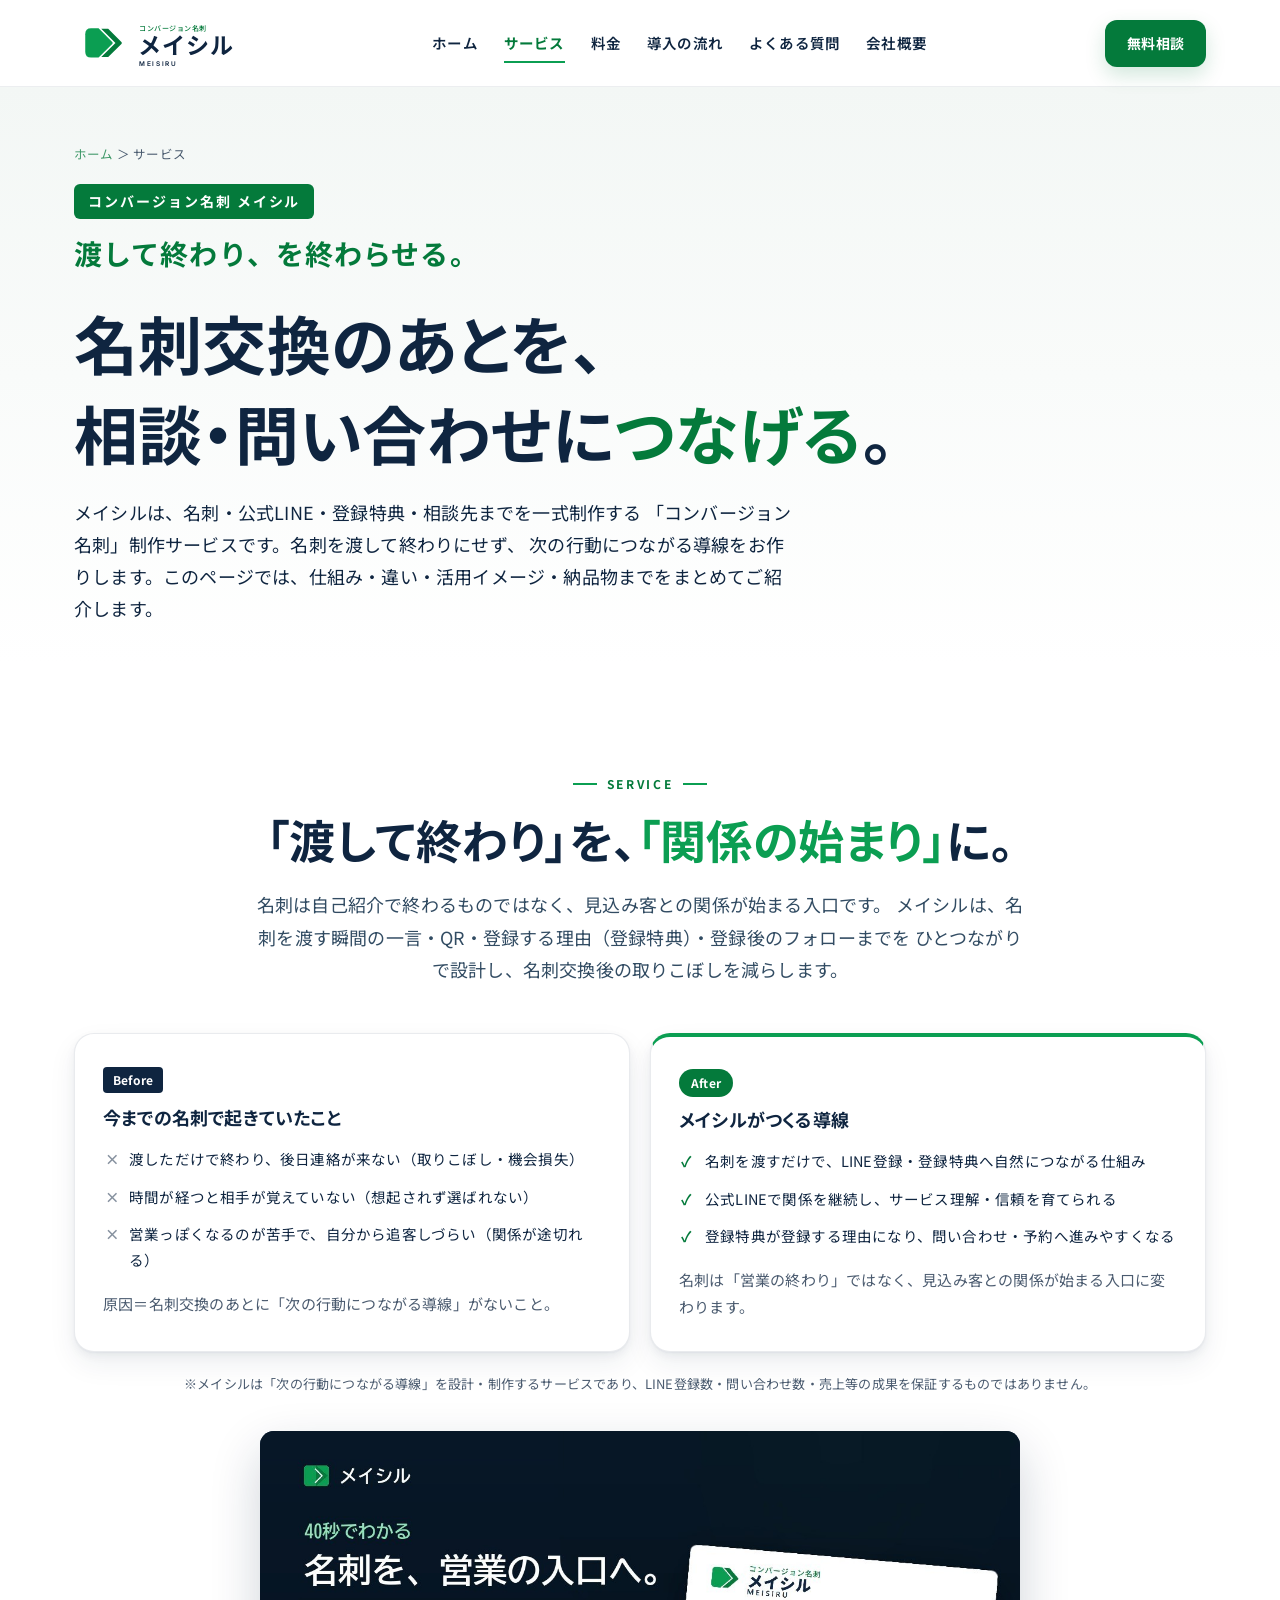
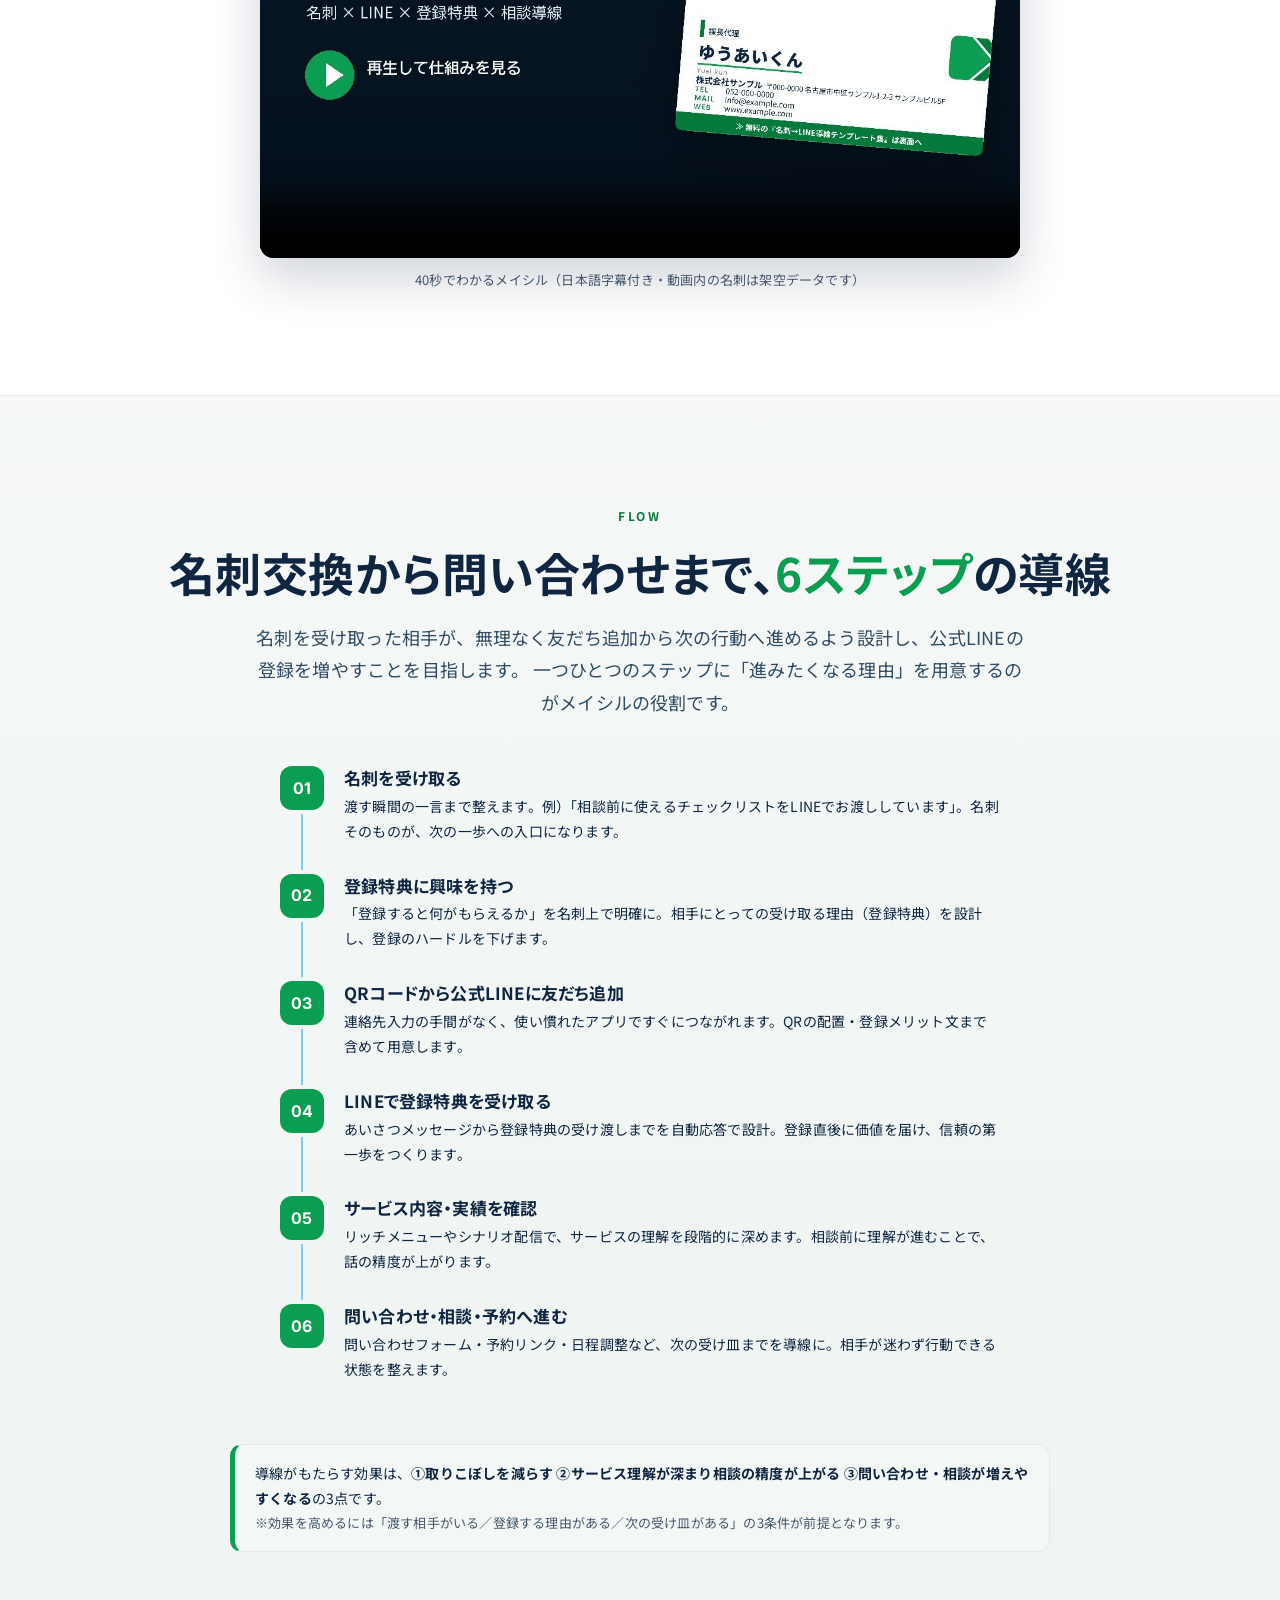
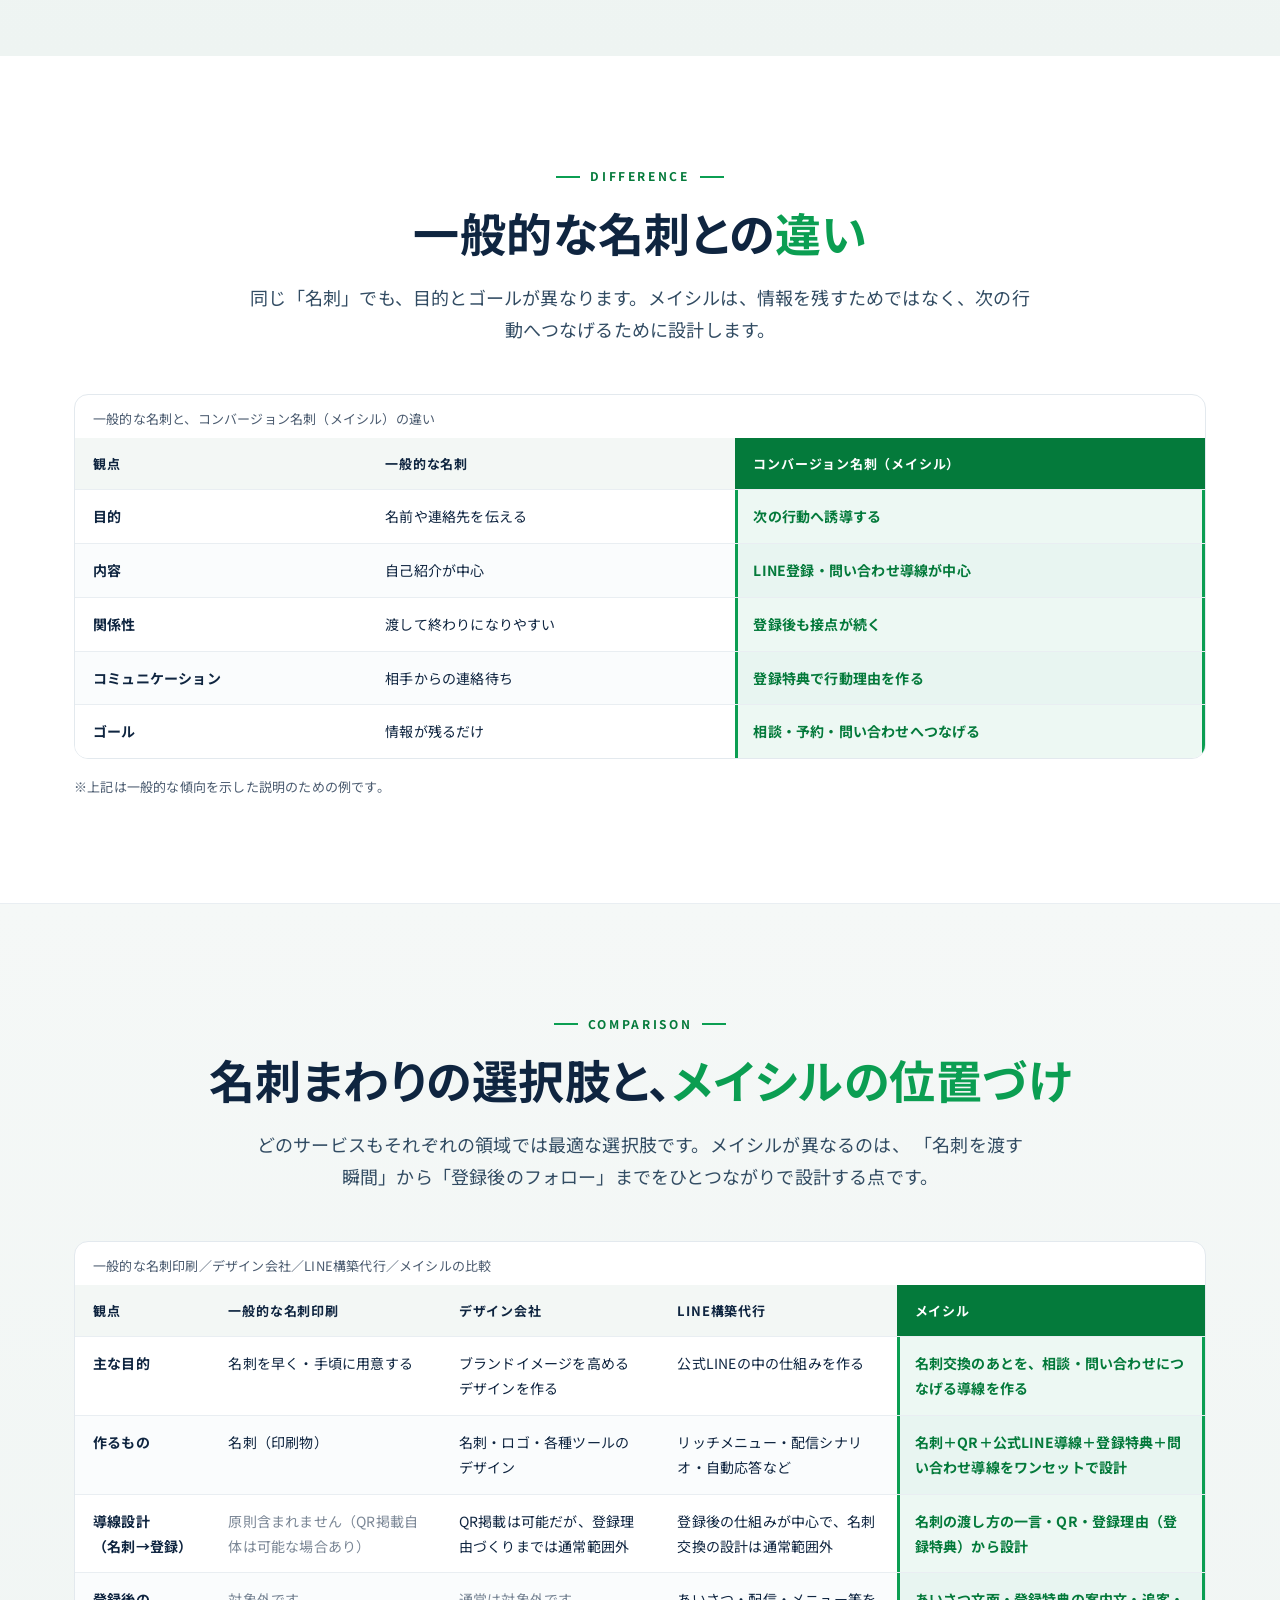
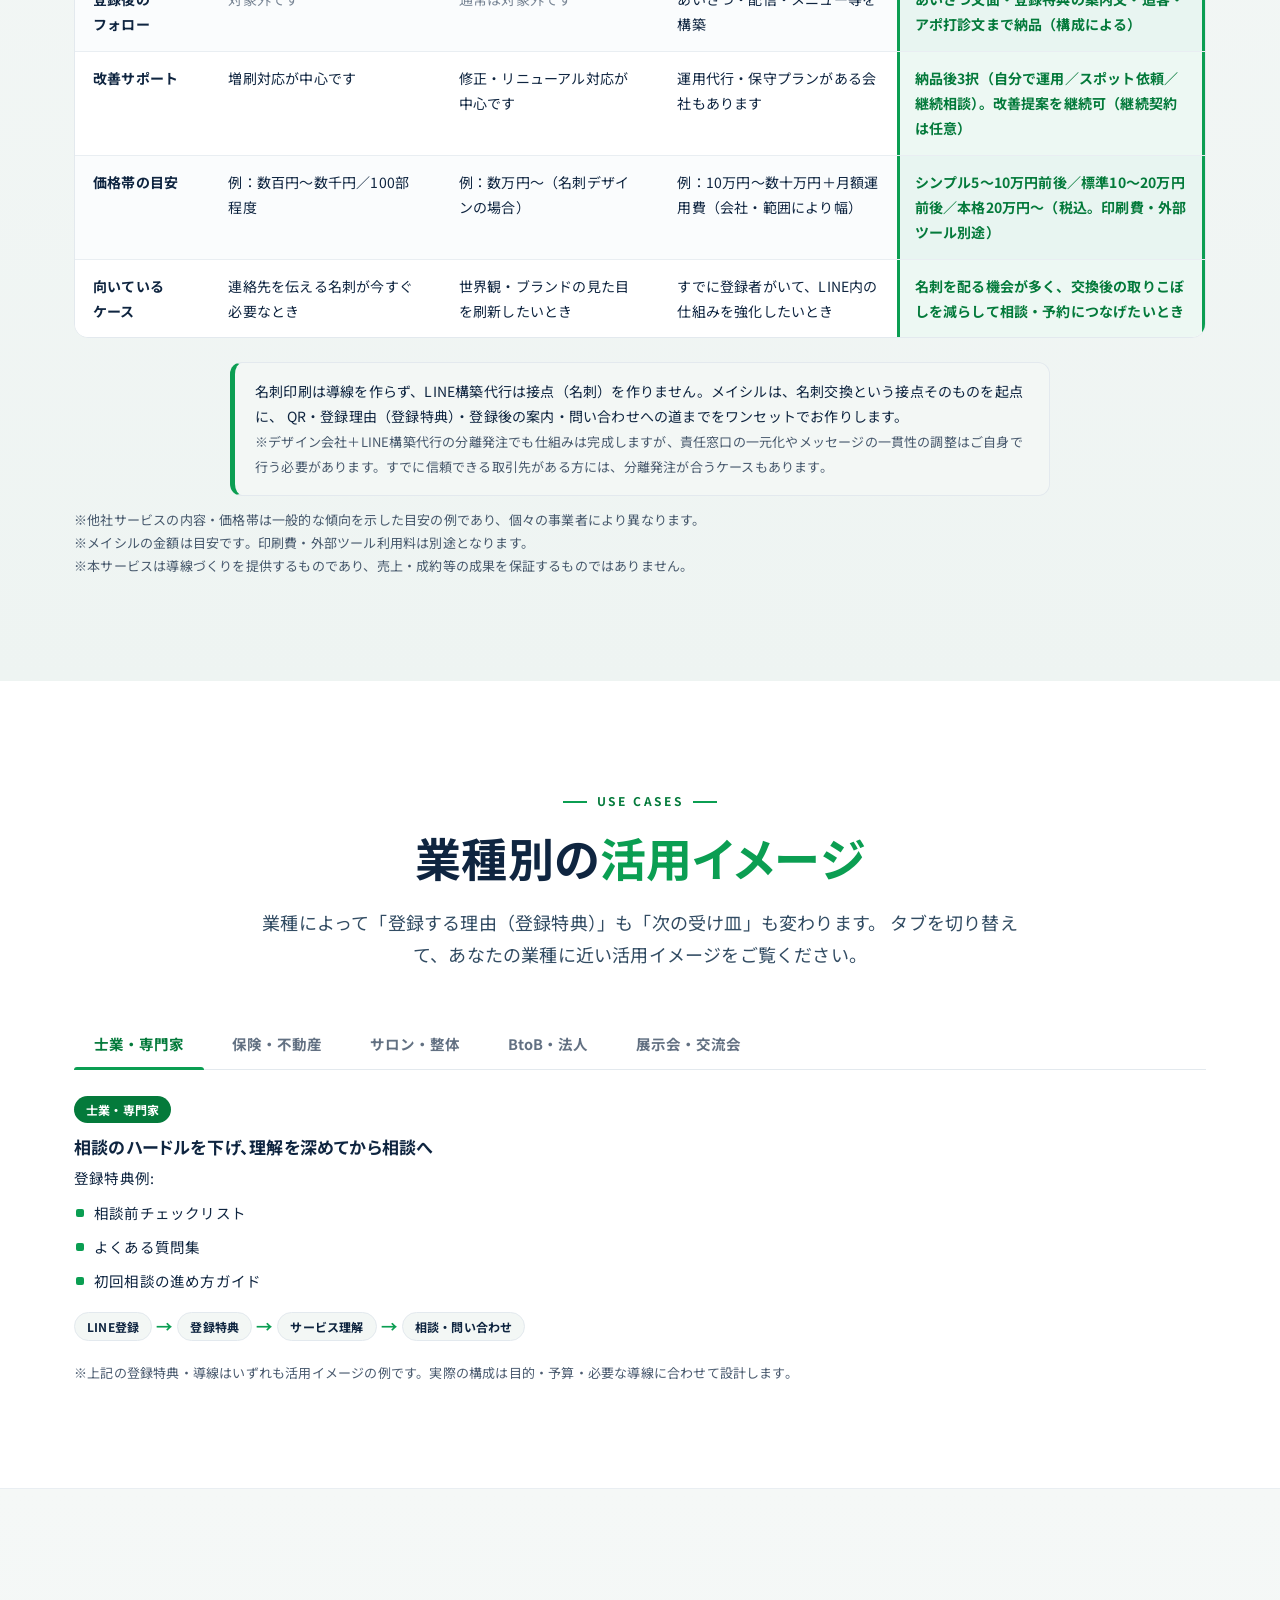
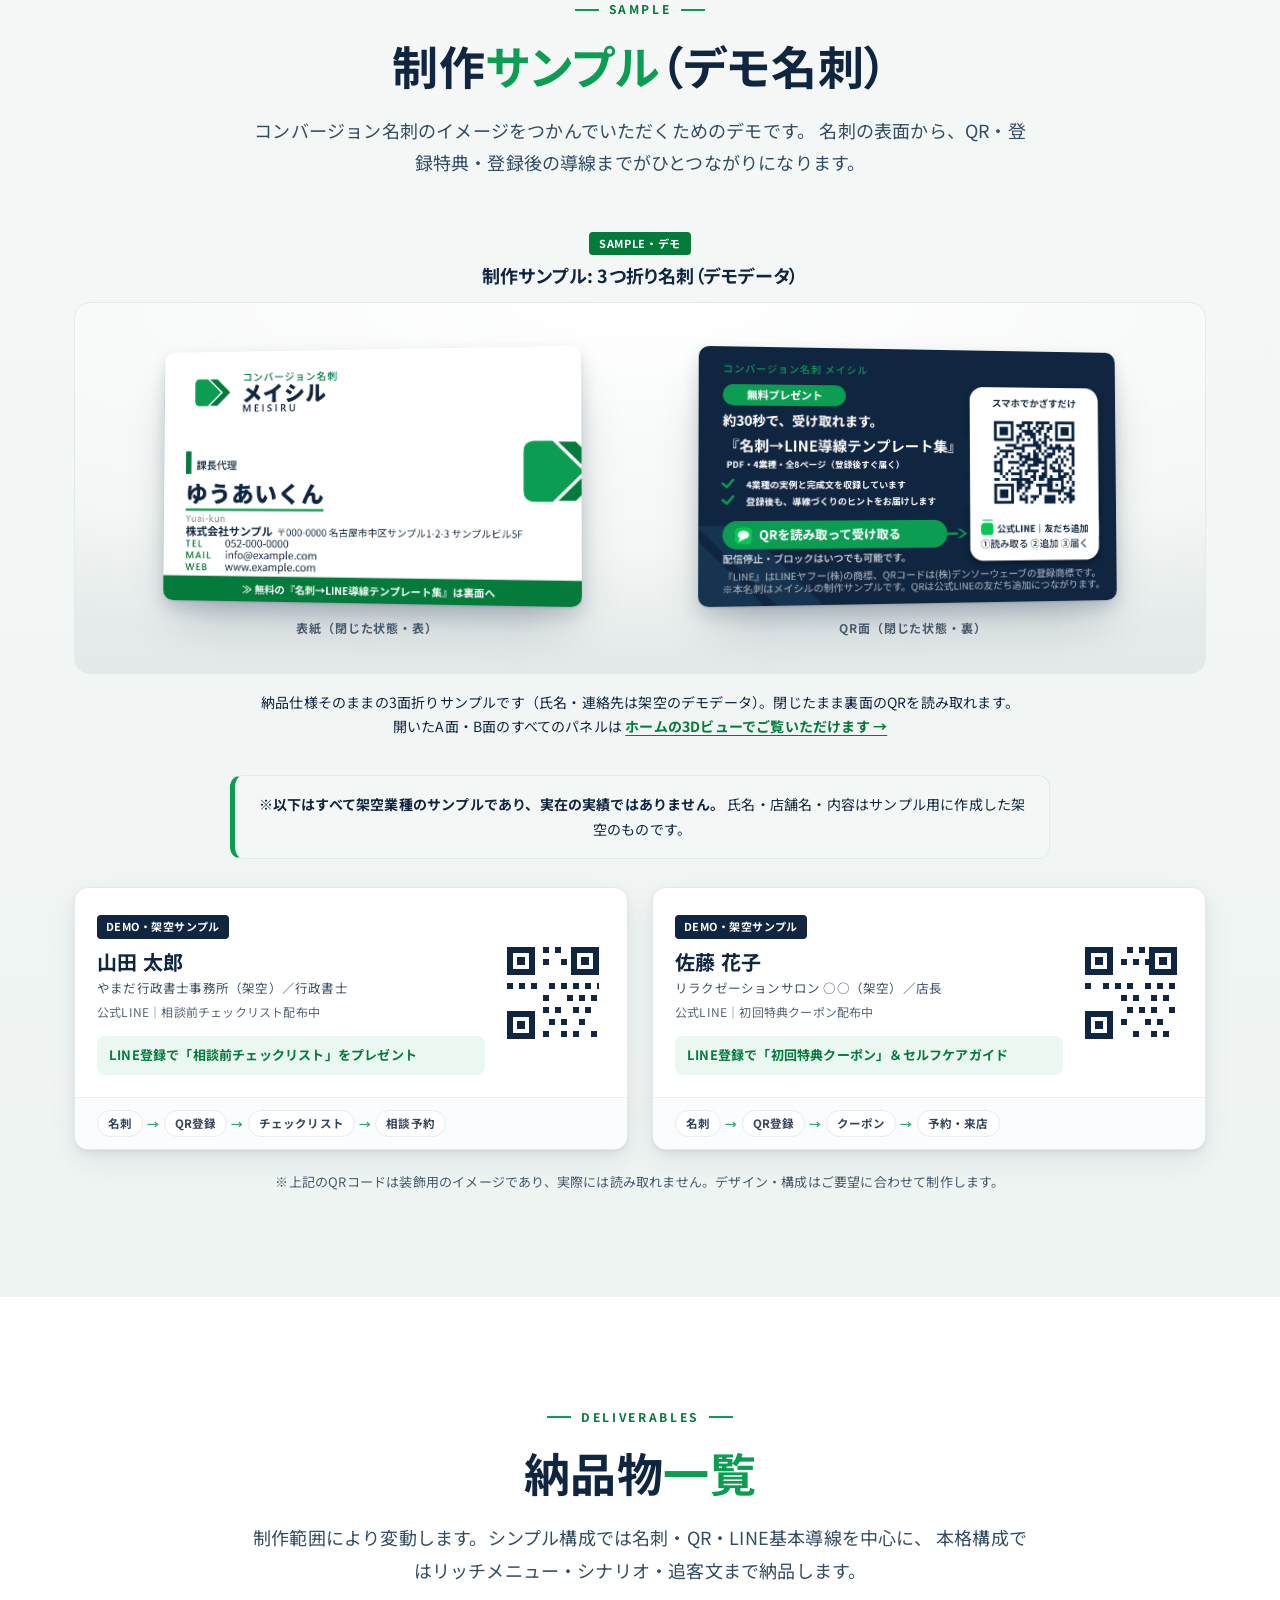
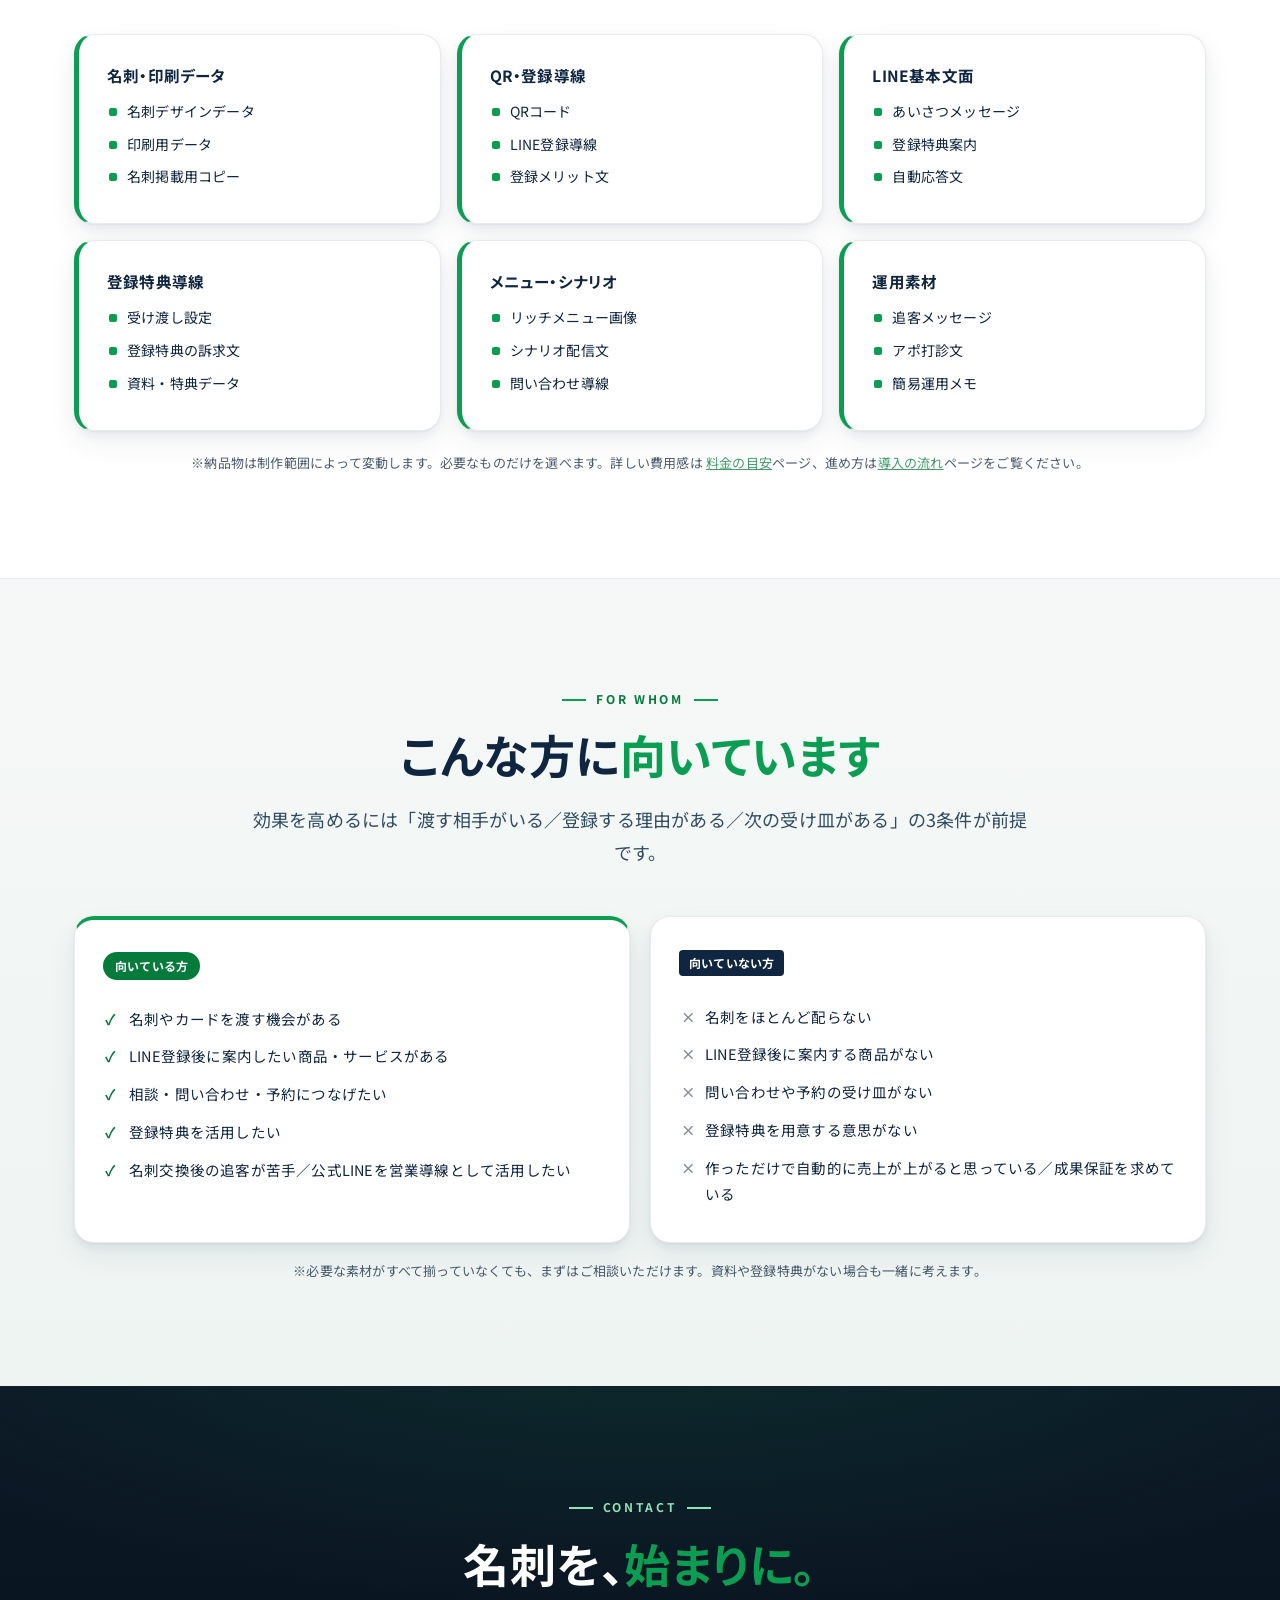
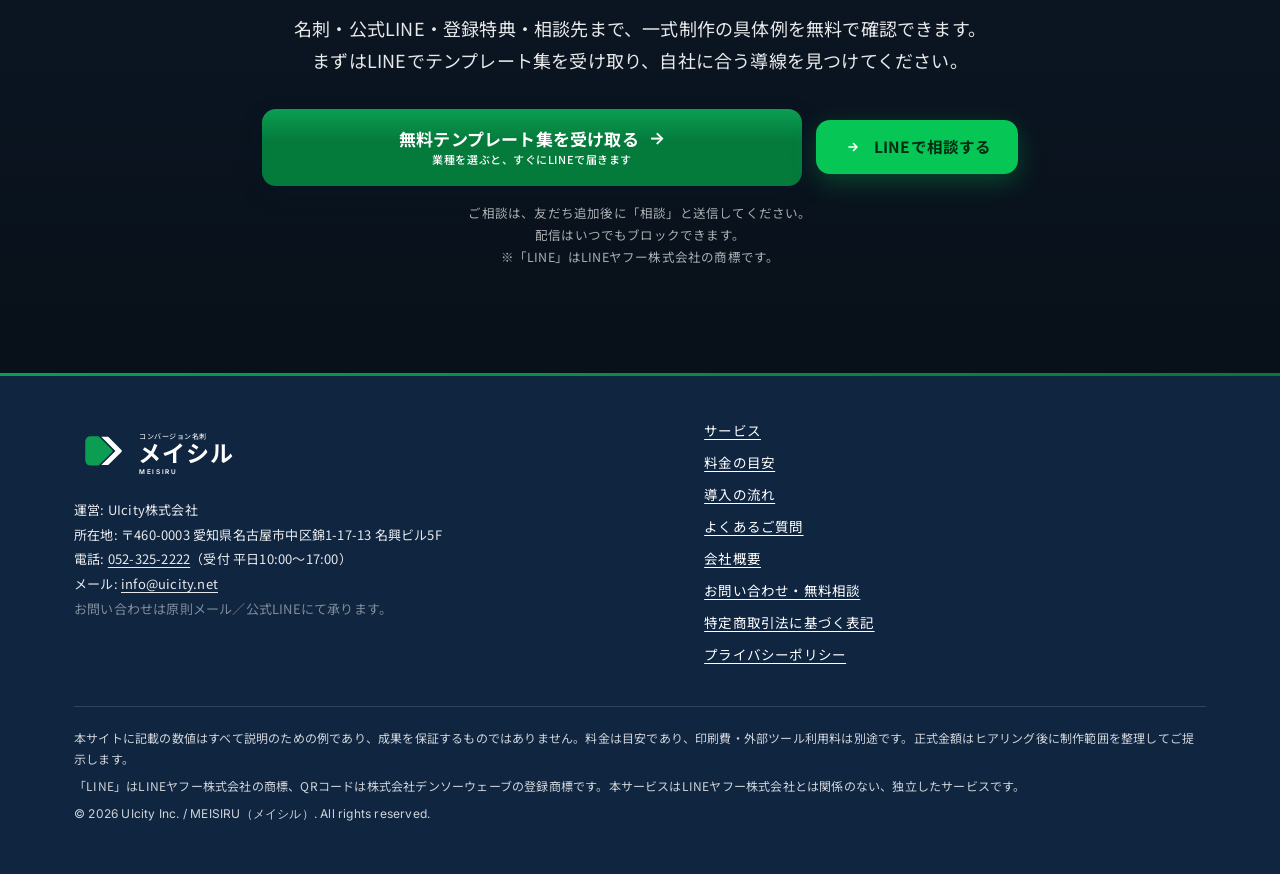
<file: service.html>
<!DOCTYPE html>
<html lang="ja">
<head>
<meta charset="UTF-8">
<meta name="viewport" content="width=device-width, initial-scale=1.0">

<title>名刺のQRコードで公式LINEの友だち追加を増やす仕組み｜メイシル</title>
<meta name="description" content="名刺にQRコードを載せるだけで終わらせず、公式LINEの初期設定・登録特典PDF・相談導線まで一式制作。友だち追加から相談までの流れと業種別活用例を紹介する、コンバージョン名刺 メイシルのサービス詳細です。">

<!-- OGP -->
<meta property="og:type" content="website">
<meta property="og:site_name" content="コンバージョン名刺 メイシル">
<meta property="og:title" content="名刺のQRコードで公式LINEの友だち追加を増やす仕組み｜メイシル">
<meta property="og:description" content="名刺にQRコードを載せるだけで終わらせない。公式LINEの初期設定・登録特典・相談導線まで一式制作する仕組みを紹介します。">
<meta property="og:url" content="https://meisiru.vercel.app/service.html">
<meta property="og:image" content="https://meisiru.vercel.app/ogp.png"><!-- 差し替え: ogp.svg を PNG(1200×630) 化して配置 -->
<meta property="og:locale" content="ja_JP">
<meta name="twitter:card" content="summary_large_image">
<link rel="canonical" href="https://meisiru.vercel.app/service.html">

<!-- favicon -->
<link rel="icon" type="image/svg+xml" href="assets/favicon.svg">

<!-- ================= GA4（差し替え: 【GA4測定ID】 例 G-XXXXXXXXXX） =================
     ⚠️公開前必須: GA4測定ID発行後、このコメントを解除してIDを差し替えること
     （未解除のまま公開すると計測ゼロ） -->
<!--
<script async src="https://www.googletagmanager.com/gtag/js?id=【GA4測定ID】"></script>
<script>
  window.dataLayer = window.dataLayer || [];
  function gtag(){ dataLayer.push(arguments); }
  gtag('js', new Date());
  gtag('config', '【GA4測定ID】');
</script>
-->

<!-- Google Fonts（Noto Sans JP / Inter：SIL OFL 1.1） -->
<link rel="preconnect" href="https://fonts.googleapis.com">
<link rel="preconnect" href="https://fonts.gstatic.com" crossorigin>
<link href="https://fonts.googleapis.com/css2?family=Noto+Sans+JP:wght@400;500;700&family=Inter:wght@400;600;700&display=swap" rel="stylesheet">

<!-- 共通CSS -->
<link rel="stylesheet" href="assets/site.css">

<!-- ページ固有の軽微な補助スタイル（共通トークンのみ使用・新規カラー導入なし） -->
<style>
  /* ページ先頭ヒーロー（サブページ用の落ち着いたトーン） */
  .page-hero{ background:linear-gradient(180deg,var(--bg) 0%,var(--white) 100%); padding:56px 0 40px; }
  .page-hero .lockup{ margin-bottom:20px; }
  .page-hero h1{ font-size:var(--fs-display); font-weight:700; line-height:1.4; margin-bottom:18px; }
  .page-hero .lead{ max-width:720px; font-size:var(--fs-lead); }
  .breadcrumb{ font-size:12.5px; opacity:.75; margin-bottom:18px; }
  .breadcrumb a{ text-decoration:none; }
  .breadcrumb a:hover{ text-decoration:underline; }

  /* Before/After 2カラム */
  .ba-grid{ display:grid; gap:20px; }
  @media (min-width:768px){ .ba-grid{ grid-template-columns:1fr 1fr; align-items:stretch; } }
  .ba-card h3{ display:flex; align-items:center; gap:10px; }
  .ba-card ul{ margin-top:10px; }
  .ba-card li{ position:relative; padding:6px 0 6px 26px; font-size:14.5px; }
  .ba-card li::before{ position:absolute; left:2px; top:6px; font-weight:700; }
  .ba-before li::before{ content:"×"; color:var(--navy); opacity:.5; }
  .ba-after li::before{ content:"✓"; color:var(--green-dark); }

  /* サンプル名刺（デモ） */
  .sample-grid{ display:grid; gap:24px; }
  @media (min-width:820px){ .sample-grid{ grid-template-columns:1fr 1fr; } }
  .meishi{
    background:var(--white); border:1px solid var(--border); border-radius:14px;
    box-shadow:var(--shadow-rest); overflow:hidden;
  }
  .meishi-inner{ display:grid; grid-template-columns:1fr auto; gap:16px; padding:22px 22px; align-items:center; }
  .meishi .demo-flag{
    display:inline-block; font-size:11px; font-weight:700; letter-spacing:.04em;
    color:var(--white); background:var(--navy); border-radius:4px; padding:2px 9px; margin-bottom:10px;
  }
  .meishi .m-name{ font-size:20px; font-weight:700; line-height:1.3; }
  .meishi .m-role{ font-size:12.5px; opacity:.8; margin-top:2px; }
  .meishi .m-line{ font-size:12px; margin-top:2px; opacity:.7; }
  .meishi .m-offer{
    margin-top:14px; font-size:13px; font-weight:700; color:var(--green-dark);
    background:rgba(11,158,82,.08); border-radius:8px; padding:9px 12px; line-height:1.6;
  }
  .meishi .m-qr{ width:104px; height:104px; flex:0 0 auto; }
  .meishi-foot{
    border-top:1px solid var(--hairline); background:#FAFCFD;
    padding:12px 22px; font-size:12px; opacity:.85;
  }
  .meishi-foot .arrow-flow{ display:flex; flex-wrap:wrap; gap:6px 4px; align-items:center; }
  .meishi-foot .step-chip{
    font-size:11.5px; font-weight:700; color:var(--navy);
    background:var(--white); border:1px solid var(--border); border-radius:999px; padding:2px 10px;
  }
  .meishi-foot .sep{ color:var(--green); font-weight:700; }

  /* 納品物一覧 */
  .deliver-grid{ display:grid; gap:16px; }
  @media (min-width:640px){ .deliver-grid{ grid-template-columns:1fr 1fr; } }
  @media (min-width:960px){ .deliver-grid{ grid-template-columns:1fr 1fr 1fr; } }
  .deliver-card h3{ font-size:15.5px; margin-bottom:8px; }
  .deliver-card ul li{ position:relative; padding:4px 0 4px 20px; font-size:14px; }
  .deliver-card ul li::before{ content:""; position:absolute; left:2px; top:13px; width:8px; height:8px; border-radius:2px; background:var(--green); }

  /* 業種別タブ内のレイアウト */
  .tab-flow{ display:flex; flex-wrap:wrap; gap:6px 4px; align-items:center; margin-top:14px; }
  .tab-flow .step-chip{
    font-size:12px; font-weight:700; color:var(--navy);
    background:var(--bg); border:1px solid var(--border); border-radius:999px; padding:3px 12px;
  }
  .tab-flow .sep{ color:var(--green); font-weight:700; }
  .offer-list{ margin-top:6px; }
  .offer-list li{ position:relative; padding:4px 0 4px 20px; font-size:14.5px; }
  .offer-list li::before{ content:""; position:absolute; left:2px; top:13px; width:8px; height:8px; border-radius:2px; background:var(--green); }
  .tabpanel .badge{ margin-bottom:12px; }

  /* リード直後の注記帯 */
  .callout{
    max-width:820px; margin:0 auto; background:var(--bg); border:1px solid var(--border);
    border-left:5px solid var(--green); border-radius:12px; padding:16px 20px; font-size:14px;
  }

  /* 実物ショーケース（realshot: 自社名刺の商品写真風表示・スコープ付き追加分） */
  .realshot{ margin-bottom:36px; }
  .realshot-head{ text-align:center; margin-bottom:14px; }
  .realshot-flag{
    display:inline-block; font-size:11px; font-weight:700; letter-spacing:.06em;
    color:var(--white); background:var(--green-dark); border-radius:4px; padding:2px 10px; margin-bottom:8px;
  }
  .realshot-title{ font-size:18px; font-weight:700; color:var(--navy); }
  .realshot-stage{
    display:grid; gap:30px; justify-items:center; align-items:center;
    padding:36px 20px 28px;
    background:radial-gradient(120% 95% at 50% 0%, var(--white) 0%, var(--bg) 70%, rgba(15,37,64,.06) 100%);
    border:1px solid var(--border); border-radius:16px;
  }
  @media (min-width:768px){ .realshot-stage{ grid-template-columns:1fr 1fr; padding:46px 34px 34px; } }
  .realshot-item{ margin:0; text-align:center; width:100%; max-width:420px; }
  .realshot-tilt img{
    display:block; width:100%; height:auto; border-radius:10px;
    transform:perspective(900px) rotateY(-7deg) rotateX(1.5deg);
    box-shadow:
      0 1px 2px rgba(15,37,64,.14),
      0 8px 18px rgba(15,37,64,.16),
      0 26px 50px -18px rgba(15,37,64,.30);
    transition:transform .45s ease, box-shadow .45s ease;
  }
  .realshot-item--back .realshot-tilt img{ transform:perspective(900px) rotateY(7deg) rotateX(1.5deg); }
  .realshot-tilt img:hover{
    transform:perspective(900px) rotateY(0deg) rotateX(0deg);
    box-shadow:
      0 1px 2px rgba(15,37,64,.12),
      0 10px 22px rgba(15,37,64,.14),
      0 30px 56px -20px rgba(15,37,64,.26);
  }
  .realshot-label{
    margin-top:14px; font-size:12px; font-weight:700; letter-spacing:.08em;
    color:var(--navy); opacity:.7;
  }
  .realshot-caption{ text-align:center; margin-top:16px; font-size:14px; }
  .realshot-caption a{
    color:var(--green-dark); font-weight:700;
    text-decoration:underline; text-underline-offset:3px;
  }
  @media (prefers-reduced-motion: reduce){
    .realshot-tilt img{ transition:none; }
    .realshot-tilt img:hover{
      transform:perspective(900px) rotateY(-7deg) rotateX(1.5deg);
    }
    .realshot-item--back .realshot-tilt img:hover{
      transform:perspective(900px) rotateY(7deg) rotateX(1.5deg);
    }
  }
</style>
</head>
<body>
<a class="skip-link" href="#main">本文へスキップ</a>

<header class="site-header">
  <div class="header-inner">
    <a href="index.html" class="header-logo" aria-label="コンバージョン名刺 メイシル トップへ">
      <svg xmlns="http://www.w3.org/2000/svg" viewBox="0 0 640 236" role="img" aria-label="コンバージョン名刺 メイシル">
        <g transform="translate(106,117) scale(0.65) translate(-235.6,-256)">
          <path d="M166,176 L207,176 L281.7,250.7 Q287,256 281.7,261.3 L207,336 L166,336 Q134,336 134,304 L134,208 Q134,176 166,176 Z" fill="#0B9E52"/>
          <path d="M221.6,178.4 L259.6,178.4 L331.9,250.7 Q337.2,256 331.9,261.3 L259.6,333.6 L221.6,333.6 L299.2,256 Z" fill="#047A3B"/>
        </g>
        <text x="231" y="74" font-size="25" font-weight="500" letter-spacing="2" fill="#047A3B" font-family="'Noto Sans JP','Yu Gothic UI','Yu Gothic',Meiryo,sans-serif">コンバージョン名刺</text>
        <text x="229" y="157" font-size="82" font-weight="700" letter-spacing="3.3" fill="#0F2540" font-family="'Noto Sans JP','Yu Gothic UI','Yu Gothic',Meiryo,sans-serif">メ<tspan dx="-1.5">イシ</tspan><tspan dx="-1">ル</tspan></text>
        <text x="231" y="198" font-size="23" font-weight="600" letter-spacing="6" fill="#0F2540" font-family="'Inter','Segoe UI','Yu Gothic UI',Arial,sans-serif">MEISIRU</text>
      </svg>
    </a>

    <nav class="header-nav" aria-label="グローバルメニュー">
      <a href="index.html">ホーム</a>
      <a href="service.html" aria-current="page">サービス</a>
      <a href="price.html">料金</a>
      <a href="flow.html">導入の流れ</a>
      <a href="faq.html">よくある質問</a>
      <a href="company.html">会社概要</a>
    </nav>

    <a class="header-cta js-cta" data-cta-id="consult_service_header" data-cta-type="consult" data-placement="service_header"
       href="https://lin.ee/oGIGfiq"
       target="_blank" rel="noopener">無料相談</a>

    <button class="nav-toggle" aria-label="メニューを開閉" aria-expanded="false" aria-controls="mobile-nav">
      <span></span><span></span><span></span>
    </button>
  </div>
</header>

<nav class="mobile-nav" id="mobile-nav" aria-label="モバイルメニュー">
  <a href="index.html">ホーム</a>
  <a href="service.html" aria-current="page">サービス</a>
  <a href="price.html">料金</a>
  <a href="flow.html">導入の流れ</a>
  <a href="faq.html">よくある質問</a>
  <a href="company.html">会社概要</a>
  <a class="btn btn-primary js-cta" data-cta-id="consult_service_mobile_nav" data-cta-type="consult" data-placement="service_mobile_nav"
     href="https://lin.ee/oGIGfiq"
     target="_blank" rel="noopener">無料相談を申し込む</a>
</nav>

<main id="main">

  <!-- ============ ページヒーロー ============ -->
  <section class="page-hero">
    <div class="container">
      <p class="breadcrumb"><a href="index.html">ホーム</a> ＞ サービス</p>
      <div class="lockup">
        <span class="category">コンバージョン名刺 メイシル</span>
        <span class="tagline">渡して終わり、を終わらせる。</span>
      </div>
      <h1>名刺交換のあとを、<br>相談・問い合わせに<span style="color:var(--green-dark);">つなげる</span>。</h1>
      <p class="lead">
        メイシルは、名刺・公式LINE・登録特典・相談先までを一式制作する
        「コンバージョン名刺」制作サービスです。名刺を渡して終わりにせず、
        次の行動につながる導線をお作りします。このページでは、仕組み・違い・活用イメージ・納品物までをまとめてご紹介します。
      </p>
    </div>
  </section>

  <!-- ============ ① サービス概要 ============ -->
  <section class="section" id="overview" aria-labelledby="overview-heading">
    <div class="container">
      <div class="section-head t-center">
        <span class="kicker">SERVICE</span>
        <h2 class="section-title" id="overview-heading">「渡して終わり」を、<span class="accent">「関係の始まり」</span>に。</h2>
        <p class="section-lead">
          名刺は自己紹介で終わるものではなく、見込み客との関係が始まる入口です。
          メイシルは、名刺を渡す瞬間の一言・QR・登録する理由（登録特典）・登録後のフォローまでを
          ひとつながりで設計し、名刺交換後の取りこぼしを減らします。
        </p>
      </div>

      <div class="ba-grid">
        <div class="card card--shadow ba-card ba-before reveal">
          <span class="tag">Before</span>
          <h3>今までの名刺で起きていたこと</h3>
          <ul>
            <li>渡しただけで終わり、後日連絡が来ない（取りこぼし・機会損失）</li>
            <li>時間が経つと相手が覚えていない（想起されず選ばれない）</li>
            <li>営業っぽくなるのが苦手で、自分から追客しづらい（関係が途切れる）</li>
          </ul>
          <p class="note" style="margin-top:12px;">原因＝名刺交換のあとに「次の行動につながる導線」がないこと。</p>
        </div>

        <div class="card card--shadow card--accent ba-card ba-after reveal">
          <span class="badge">After</span>
          <h3>メイシルがつくる導線</h3>
          <ul>
            <li>名刺を渡すだけで、LINE登録・登録特典へ自然につながる仕組み</li>
            <li>公式LINEで関係を継続し、サービス理解・信頼を育てられる</li>
            <li>登録特典が登録する理由になり、問い合わせ・予約へ進みやすくなる</li>
          </ul>
          <p class="note" style="margin-top:12px;">名刺は「営業の終わり」ではなく、見込み客との関係が始まる入口に変わります。</p>
        </div>
      </div>

      <p class="note t-center" style="margin-top:20px;">
        ※メイシルは「次の行動につながる導線」を設計・制作するサービスであり、LINE登録数・問い合わせ数・売上等の成果を保証するものではありません。
      </p>

      <!-- 説明ムービー（40秒・クリック再生） -->
      <div style="max-width:760px;margin:36px auto 0;border-radius:14px;overflow:hidden;background:#0F2540;box-shadow:0 20px 50px rgba(15,37,64,.2);">
        <video src="assets/movie_meisiru_v3.mp4" poster="assets/movie_poster_v2.jpg"
               width="1280" height="720" controls playsinline preload="metadata" style="display:block;width:100%;height:auto;"
               aria-label="メイシル紹介ムービー。名刺交換からLINE、無料特典、相談までの流れを40秒で説明します。">
          <track kind="captions" src="assets/movie_meisiru_ja.vtt" srclang="ja" label="日本語" default>
        </video>
      </div>
      <p class="note t-center" style="margin-top:10px;">40秒でわかるメイシル（日本語字幕付き・動画内の名刺は架空データです）</p>
    </div>
  </section>

  <!-- ============ ② 6ステップ導線（詳細） ============ -->
  <section class="section bg-light" id="flow" aria-labelledby="flow-heading">
    <div class="container">
      <div class="section-head t-center">
        <span class="kicker kicker--arrow">FLOW</span>
        <h2 class="section-title" id="flow-heading">名刺交換から問い合わせまで、<span class="accent">6ステップ</span>の導線</h2>
        <p class="section-lead">
          名刺を受け取った相手が、無理なく友だち追加から次の行動へ進めるよう設計し、公式LINEの登録を増やすことを目指します。
          一つひとつのステップに「進みたくなる理由」を用意するのがメイシルの役割です。
        </p>
      </div>

      <ol class="flow reveal-stagger">
        <li>
          <h3>名刺を受け取る</h3>
          <p>渡す瞬間の一言まで整えます。例）「相談前に使えるチェックリストをLINEでお渡ししています」。名刺そのものが、次の一歩への入口になります。</p>
        </li>
        <li>
          <h3>登録特典に興味を持つ</h3>
          <p>「登録すると何がもらえるか」を名刺上で明確に。相手にとっての受け取る理由（登録特典）を設計し、登録のハードルを下げます。</p>
        </li>
        <li>
          <h3>QRコードから公式LINEに友だち追加</h3>
          <p>連絡先入力の手間がなく、使い慣れたアプリですぐにつながれます。QRの配置・登録メリット文まで含めて用意します。</p>
        </li>
        <li>
          <h3>LINEで登録特典を受け取る</h3>
          <p>あいさつメッセージから登録特典の受け渡しまでを自動応答で設計。登録直後に価値を届け、信頼の第一歩をつくります。</p>
        </li>
        <li>
          <h3>サービス内容・実績を確認</h3>
          <p>リッチメニューやシナリオ配信で、サービスの理解を段階的に深めます。相談前に理解が進むことで、話の精度が上がります。</p>
        </li>
        <li>
          <h3>問い合わせ・相談・予約へ進む</h3>
          <p>問い合わせフォーム・予約リンク・日程調整など、次の受け皿までを導線に。相手が迷わず行動できる状態を整えます。</p>
        </li>
      </ol>

      <div class="callout reveal" style="margin-top:32px;">
        導線がもたらす効果は、<strong>①取りこぼしを減らす ②サービス理解が深まり相談の精度が上がる ③問い合わせ・相談が増えやすくなる</strong>の3点です。
        <br><span class="note">※効果を高めるには「渡す相手がいる／登録する理由がある／次の受け皿がある」の3条件が前提となります。</span>
      </div>
    </div>
  </section>

  <!-- ============ ③ 一般名刺との違い（比較表） ============ -->
  <section class="section" id="difference" aria-labelledby="difference-heading">
    <div class="container">
      <div class="section-head t-center">
        <span class="kicker">DIFFERENCE</span>
        <h2 class="section-title" id="difference-heading">一般的な名刺との<span class="accent">違い</span></h2>
        <p class="section-lead">
          同じ「名刺」でも、目的とゴールが異なります。メイシルは、情報を残すためではなく、次の行動へつなげるために設計します。
        </p>
      </div>

      <div class="table-shell">
        <div class="table-wrap">
          <table>
            <caption>一般的な名刺と、コンバージョン名刺（メイシル）の違い</caption>
            <thead>
              <tr>
                <th scope="col">観点</th>
                <th scope="col">一般的な名刺</th>
                <th scope="col" class="col-meisiru">コンバージョン名刺（メイシル）</th>
              </tr>
            </thead>
            <tbody>
              <tr>
                <th scope="row">目的</th>
                <td>名前や連絡先を伝える</td>
                <td class="col-meisiru mark-good">次の行動へ誘導する</td>
              </tr>
              <tr>
                <th scope="row">内容</th>
                <td>自己紹介が中心</td>
                <td class="col-meisiru mark-good">LINE登録・問い合わせ導線が中心</td>
              </tr>
              <tr>
                <th scope="row">関係性</th>
                <td>渡して終わりになりやすい</td>
                <td class="col-meisiru mark-good">登録後も接点が続く</td>
              </tr>
              <tr>
                <th scope="row">コミュニケーション</th>
                <td>相手からの連絡待ち</td>
                <td class="col-meisiru mark-good">登録特典で行動理由を作る</td>
              </tr>
              <tr>
                <th scope="row">ゴール</th>
                <td>情報が残るだけ</td>
                <td class="col-meisiru mark-good">相談・予約・問い合わせへつなげる</td>
              </tr>
            </tbody>
          </table>
        </div>
      </div>
      <p class="note">※上記は一般的な傾向を示した説明のための例です。</p>
    </div>
  </section>

  <!-- ============ ④ 競合4者比較 ============ -->
  <section class="section bg-light" id="compare" aria-labelledby="compare-heading">
    <div class="container">
      <div class="section-head t-center">
        <span class="kicker">COMPARISON</span>
        <h2 class="section-title" id="compare-heading">名刺まわりの選択肢と、<span class="accent">メイシルの位置づけ</span></h2>
        <p class="section-lead">
          どのサービスもそれぞれの領域では最適な選択肢です。メイシルが異なるのは、
          「名刺を渡す瞬間」から「登録後のフォロー」までをひとつながりで設計する点です。
        </p>
      </div>

      <div class="table-shell">
        <div class="table-wrap">
          <table>
            <caption>一般的な名刺印刷／デザイン会社／LINE構築代行／メイシルの比較</caption>
            <thead>
              <tr>
                <th scope="col">観点</th>
                <th scope="col">一般的な名刺印刷</th>
                <th scope="col">デザイン会社</th>
                <th scope="col">LINE構築代行</th>
                <th scope="col" class="col-meisiru">メイシル</th>
              </tr>
            </thead>
            <tbody>
              <tr>
                <th scope="row">主な目的</th>
                <td>名刺を早く・手頃に用意する</td>
                <td>ブランドイメージを高めるデザインを作る</td>
                <td>公式LINEの中の仕組みを作る</td>
                <td class="col-meisiru mark-good">名刺交換のあとを、相談・問い合わせにつなげる導線を作る</td>
              </tr>
              <tr>
                <th scope="row">作るもの</th>
                <td>名刺（印刷物）</td>
                <td>名刺・ロゴ・各種ツールのデザイン</td>
                <td>リッチメニュー・配信シナリオ・自動応答など</td>
                <td class="col-meisiru mark-good">名刺＋QR＋公式LINE導線＋登録特典＋問い合わせ導線をワンセットで設計</td>
              </tr>
              <tr>
                <th scope="row">導線設計<br>（名刺→登録）</th>
                <td class="mark-bad">原則含まれません（QR掲載自体は可能な場合あり）</td>
                <td class="mark-mid">QR掲載は可能だが、登録理由づくりまでは通常範囲外</td>
                <td class="mark-mid">登録後の仕組みが中心で、名刺交換の設計は通常範囲外</td>
                <td class="col-meisiru mark-good">名刺の渡し方の一言・QR・登録理由（登録特典）から設計</td>
              </tr>
              <tr>
                <th scope="row">登録後の<br>フォロー</th>
                <td class="mark-bad">対象外です</td>
                <td class="mark-bad">通常は対象外です</td>
                <td class="mark-mid">あいさつ・配信・メニュー等を構築</td>
                <td class="col-meisiru mark-good">あいさつ文面・登録特典の案内文・追客・アポ打診文まで納品（構成による）</td>
              </tr>
              <tr>
                <th scope="row">改善サポート</th>
                <td>増刷対応が中心です</td>
                <td>修正・リニューアル対応が中心です</td>
                <td>運用代行・保守プランがある会社もあります</td>
                <td class="col-meisiru mark-good">納品後3択（自分で運用／スポット依頼／継続相談）。改善提案を継続可（継続契約は任意）</td>
              </tr>
              <tr>
                <th scope="row">価格帯の目安</th>
                <td>例：数百円〜数千円／100部程度</td>
                <td>例：数万円〜（名刺デザインの場合）</td>
                <td>例：10万円〜数十万円＋月額運用費（会社・範囲により幅）</td>
                <td class="col-meisiru mark-good">シンプル5〜10万円前後／標準10〜20万円前後／本格20万円〜（税込。印刷費・外部ツール別途）</td>
              </tr>
              <tr>
                <th scope="row">向いている<br>ケース</th>
                <td>連絡先を伝える名刺が今すぐ必要なとき</td>
                <td>世界観・ブランドの見た目を刷新したいとき</td>
                <td>すでに登録者がいて、LINE内の仕組みを強化したいとき</td>
                <td class="col-meisiru mark-good">名刺を配る機会が多く、交換後の取りこぼしを減らして相談・予約につなげたいとき</td>
              </tr>
            </tbody>
          </table>
        </div>
      </div>

      <div class="callout reveal" style="margin-top:24px;">
        名刺印刷は導線を作らず、LINE構築代行は接点（名刺）を作りません。メイシルは、名刺交換という接点そのものを起点に、
        QR・登録理由（登録特典）・登録後の案内・問い合わせへの道までをワンセットでお作りします。
        <br><span class="note">※デザイン会社＋LINE構築代行の分離発注でも仕組みは完成しますが、責任窓口の一元化やメッセージの一貫性の調整はご自身で行う必要があります。すでに信頼できる取引先がある方には、分離発注が合うケースもあります。</span>
      </div>

      <p class="note" style="margin-top:12px;">
        ※他社サービスの内容・価格帯は一般的な傾向を示した目安の例であり、個々の事業者により異なります。<br>
        ※メイシルの金額は目安です。印刷費・外部ツール利用料は別途となります。<br>
        ※本サービスは導線づくりを提供するものであり、売上・成約等の成果を保証するものではありません。
      </p>
    </div>
  </section>

  <!-- ============ ⑤ 業種別活用（タブUI） ============ -->
  <section class="section" id="usecases" aria-labelledby="usecases-heading">
    <div class="container">
      <div class="section-head t-center">
        <span class="kicker">USE CASES</span>
        <h2 class="section-title" id="usecases-heading">業種別の<span class="accent">活用イメージ</span></h2>
        <p class="section-lead">
          業種によって「登録する理由（登録特典）」も「次の受け皿」も変わります。
          タブを切り替えて、あなたの業種に近い活用イメージをご覧ください。
        </p>
      </div>

      <div class="tabs js-tabs">
        <div class="tablist" role="tablist" aria-label="業種別の活用イメージ">
          <button class="tab" role="tab" id="tab-shigyo" aria-controls="panel-shigyo" aria-selected="true">士業・専門家</button>
          <button class="tab" role="tab" id="tab-hoken"  aria-controls="panel-hoken"  aria-selected="false">保険・不動産</button>
          <button class="tab" role="tab" id="tab-salon"  aria-controls="panel-salon"  aria-selected="false">サロン・整体</button>
          <button class="tab" role="tab" id="tab-btob"   aria-controls="panel-btob"   aria-selected="false">BtoB・法人</button>
          <button class="tab" role="tab" id="tab-expo"   aria-controls="panel-expo"   aria-selected="false">展示会・交流会</button>
        </div>

        <div class="tabpanel" role="tabpanel" id="panel-shigyo" aria-labelledby="tab-shigyo">
          <span class="badge">士業・専門家</span>
          <h3 style="font-size:17px;font-weight:700;">相談のハードルを下げ、理解を深めてから相談へ</h3>
          <p style="font-size:14.5px;margin-top:6px;">登録特典例:</p>
          <ul class="offer-list">
            <li>相談前チェックリスト</li>
            <li>よくある質問集</li>
            <li>初回相談の進め方ガイド</li>
          </ul>
          <div class="tab-flow">
            <span class="step-chip">LINE登録</span><span class="sep">→</span>
            <span class="step-chip">登録特典</span><span class="sep">→</span>
            <span class="step-chip">サービス理解</span><span class="sep">→</span>
            <span class="step-chip">相談・問い合わせ</span>
          </div>
        </div>

        <div class="tabpanel" role="tabpanel" id="panel-hoken" aria-labelledby="tab-hoken" hidden>
          <span class="badge">保険・不動産</span>
          <h3 style="font-size:17px;font-weight:700;">診断・お役立ち情報で、追客をやわらかく</h3>
          <p style="font-size:14.5px;margin-top:6px;">登録特典例:</p>
          <ul class="offer-list">
            <li>ライフプラン診断</li>
            <li>物件探しのポイント集</li>
            <li>お役立ち情報レポート</li>
          </ul>
          <div class="tab-flow">
            <span class="step-chip">LINE登録</span><span class="sep">→</span>
            <span class="step-chip">登録特典</span><span class="sep">→</span>
            <span class="step-chip">サービス理解</span><span class="sep">→</span>
            <span class="step-chip">相談・問い合わせ</span>
          </div>
        </div>

        <div class="tabpanel" role="tabpanel" id="panel-salon" aria-labelledby="tab-salon" hidden>
          <span class="badge">サロン・整体・美容</span>
          <h3 style="font-size:17px;font-weight:700;">特典と情報で、予約・来店へつなげる</h3>
          <p style="font-size:14.5px;margin-top:6px;">登録特典例:</p>
          <ul class="offer-list">
            <li>お悩み別セルフケアガイド</li>
            <li>施術の流れ・効果ガイド</li>
            <li>お得な特典クーポン</li>
          </ul>
          <div class="tab-flow">
            <span class="step-chip">LINE登録</span><span class="sep">→</span>
            <span class="step-chip">登録特典</span><span class="sep">→</span>
            <span class="step-chip">サービス理解</span><span class="sep">→</span>
            <span class="step-chip">予約・来店</span>
          </div>
        </div>

        <div class="tabpanel" role="tabpanel" id="panel-btob" aria-labelledby="tab-btob" hidden>
          <span class="badge">BtoB・法人サービス</span>
          <h3 style="font-size:17px;font-weight:700;">資料と事例で、商談の質を高める</h3>
          <p style="font-size:14.5px;margin-top:6px;">登録特典例:</p>
          <ul class="offer-list">
            <li>業界レポート・事例集</li>
            <li>サービス資料ダウンロード</li>
            <li>課題チェックリスト</li>
          </ul>
          <div class="tab-flow">
            <span class="step-chip">LINE登録</span><span class="sep">→</span>
            <span class="step-chip">登録特典</span><span class="sep">→</span>
            <span class="step-chip">サービス理解</span><span class="sep">→</span>
            <span class="step-chip">問い合わせ・商談</span>
          </div>
        </div>

        <div class="tabpanel" role="tabpanel" id="panel-expo" aria-labelledby="tab-expo" hidden>
          <span class="badge">展示会・交流会向け</span>
          <h3 style="font-size:17px;font-weight:700;">大量接点を、取りこぼさない設計に</h3>
          <p style="font-size:14.5px;margin-top:6px;">構成イメージ:</p>
          <ul class="offer-list">
            <li>資料請求導線</li>
            <li>LINE追客</li>
            <li>相談導線</li>
          </ul>
          <div class="tab-flow">
            <span class="step-chip">名刺・カード配布</span><span class="sep">→</span>
            <span class="step-chip">LINE登録</span><span class="sep">→</span>
            <span class="step-chip">資料請求・追客</span><span class="sep">→</span>
            <span class="step-chip">相談・商談</span>
          </div>
        </div>
      </div>

      <p class="note" style="margin-top:20px;">
        ※上記の登録特典・導線はいずれも活用イメージの例です。実際の構成は目的・予算・必要な導線に合わせて設計します。
      </p>
    </div>
  </section>

  <!-- ============ ⑥ 制作サンプル（デモ） ============ -->
  <section class="section bg-light" id="samples" aria-labelledby="samples-heading">
    <div class="container">
      <div class="section-head t-center">
        <span class="kicker">SAMPLE</span>
        <h2 class="section-title" id="samples-heading">制作<span class="accent">サンプル</span>（デモ名刺）</h2>
        <p class="section-lead">
          コンバージョン名刺のイメージをつかんでいただくためのデモです。
          名刺の表面から、QR・登録特典・登録後の導線までがひとつながりになります。
        </p>
      </div>

      <!-- 実物: メイシル自社名刺（realshot・スコープ付き追加ブロック） -->
      <div class="realshot reveal">
        <div class="realshot-head">
          <span class="realshot-flag">SAMPLE・デモ</span>
          <h3 class="realshot-title">制作サンプル: 3つ折り名刺（デモデータ）</h3>
        </div>
        <div class="realshot-stage">
          <figure class="realshot-item realshot-item--front">
            <div class="realshot-tilt">
              <img src="assets/tri_a3.png" alt="メイシル3つ折り名刺サンプル・閉じた状態の表紙（基本情報面・記載内容は架空）" loading="lazy">
            </div>
            <figcaption class="realshot-label">表紙（閉じた状態・表）</figcaption>
          </figure>
          <figure class="realshot-item realshot-item--back">
            <div class="realshot-tilt">
              <img src="assets/tri_b1.png" alt="メイシル3つ折り名刺サンプル・閉じた状態の背面（LINE登録QR面・記載内容は架空）" loading="lazy">
            </div>
            <figcaption class="realshot-label">QR面（閉じた状態・裏）</figcaption>
          </figure>
        </div>
        <p class="realshot-caption">
          納品仕様そのままの3面折りサンプルです（氏名・連絡先は架空のデモデータ）。閉じたまま裏面のQRを読み取れます。<br>
          開いたA面・B面のすべてのパネルは <a href="index.html#showcase">ホームの3Dビューでご覧いただけます →</a>
        </p>
      </div>

      <div class="callout t-center" style="margin-bottom:28px;">
        <strong>※以下はすべて架空業種のサンプルであり、実在の実績ではありません。</strong>
        氏名・店舗名・内容はサンプル用に作成した架空のものです。
      </div>

      <div class="sample-grid">
        <!-- サンプル1: 士業 -->
        <article class="meishi reveal" aria-label="デモ名刺 山田太郎 行政書士（架空サンプル）">
          <div class="meishi-inner">
            <div>
              <span class="demo-flag">DEMO・架空サンプル</span>
              <div class="m-name">山田 太郎</div>
              <div class="m-role">やまだ行政書士事務所（架空）／行政書士</div>
              <div class="m-line">公式LINE｜相談前チェックリスト配布中</div>
              <div class="m-offer">LINE登録で「相談前チェックリスト」をプレゼント</div>
            </div>
            <!-- ダミーQR（装飾用・実リンクなし） -->
            <svg class="m-qr" viewBox="0 0 104 104" role="img" aria-label="QRコードのイメージ（サンプル・実際には読み取れません）" xmlns="http://www.w3.org/2000/svg">
              <rect width="104" height="104" fill="#FFFFFF"/>
              <g fill="#0F2540">
                <rect x="6" y="6" width="28" height="28"/><rect x="12" y="12" width="16" height="16" fill="#FFFFFF"/><rect x="16" y="16" width="8" height="8" fill="#0F2540"/>
                <rect x="70" y="6" width="28" height="28"/><rect x="76" y="12" width="16" height="16" fill="#FFFFFF"/><rect x="80" y="16" width="8" height="8" fill="#0F2540"/>
                <rect x="6" y="70" width="28" height="28"/><rect x="12" y="76" width="16" height="16" fill="#FFFFFF"/><rect x="16" y="80" width="8" height="8" fill="#0F2540"/>
                <rect x="42" y="6" width="6" height="6"/><rect x="54" y="6" width="6" height="6"/><rect x="42" y="18" width="6" height="6"/><rect x="60" y="18" width="6" height="6"/>
                <rect x="6" y="42" width="6" height="6"/><rect x="18" y="42" width="6" height="6"/><rect x="30" y="42" width="6" height="6"/><rect x="48" y="42" width="6" height="6"/><rect x="60" y="42" width="6" height="6"/><rect x="72" y="42" width="6" height="6"/><rect x="84" y="42" width="6" height="6"/><rect x="96" y="42" width="2" height="6"/>
                <rect x="42" y="54" width="6" height="6"/><rect x="66" y="54" width="6" height="6"/><rect x="78" y="54" width="6" height="6"/><rect x="90" y="54" width="6" height="6"/>
                <rect x="42" y="66" width="6" height="6"/><rect x="54" y="66" width="6" height="6"/><rect x="72" y="66" width="6" height="6"/><rect x="84" y="66" width="6" height="6"/>
                <rect x="48" y="78" width="6" height="6"/><rect x="60" y="78" width="6" height="6"/><rect x="78" y="78" width="6" height="6"/><rect x="90" y="90" width="6" height="6"/>
                <rect x="42" y="90" width="6" height="6"/><rect x="60" y="90" width="6" height="6"/><rect x="72" y="90" width="6" height="6"/>
              </g>
            </svg>
          </div>
          <div class="meishi-foot">
            <div class="arrow-flow">
              <span class="step-chip">名刺</span><span class="sep">→</span>
              <span class="step-chip">QR登録</span><span class="sep">→</span>
              <span class="step-chip">チェックリスト</span><span class="sep">→</span>
              <span class="step-chip">相談予約</span>
            </div>
          </div>
        </article>

        <!-- サンプル2: サロン -->
        <article class="meishi reveal" aria-label="デモ名刺 佐藤花子 サロン（架空サンプル）">
          <div class="meishi-inner">
            <div>
              <span class="demo-flag">DEMO・架空サンプル</span>
              <div class="m-name">佐藤 花子</div>
              <div class="m-role">リラクゼーションサロン ○○（架空）／店長</div>
              <div class="m-line">公式LINE｜初回特典クーポン配布中</div>
              <div class="m-offer">LINE登録で「初回特典クーポン」＆セルフケアガイド</div>
            </div>
            <svg class="m-qr" viewBox="0 0 104 104" role="img" aria-label="QRコードのイメージ（サンプル・実際には読み取れません）" xmlns="http://www.w3.org/2000/svg">
              <rect width="104" height="104" fill="#FFFFFF"/>
              <g fill="#0F2540">
                <rect x="6" y="6" width="28" height="28"/><rect x="12" y="12" width="16" height="16" fill="#FFFFFF"/><rect x="16" y="16" width="8" height="8" fill="#0F2540"/>
                <rect x="70" y="6" width="28" height="28"/><rect x="76" y="12" width="16" height="16" fill="#FFFFFF"/><rect x="80" y="16" width="8" height="8" fill="#0F2540"/>
                <rect x="6" y="70" width="28" height="28"/><rect x="12" y="76" width="16" height="16" fill="#FFFFFF"/><rect x="16" y="80" width="8" height="8" fill="#0F2540"/>
                <rect x="48" y="6" width="6" height="6"/><rect x="60" y="6" width="6" height="6"/><rect x="42" y="18" width="6" height="6"/><rect x="54" y="18" width="6" height="6"/><rect x="66" y="18" width="6" height="6"/>
                <rect x="6" y="42" width="6" height="6"/><rect x="24" y="42" width="6" height="6"/><rect x="36" y="42" width="6" height="6"/><rect x="48" y="42" width="6" height="6"/><rect x="66" y="42" width="6" height="6"/><rect x="78" y="42" width="6" height="6"/><rect x="90" y="42" width="6" height="6"/>
                <rect x="42" y="54" width="6" height="6"/><rect x="54" y="54" width="6" height="6"/><rect x="72" y="54" width="6" height="6"/><rect x="84" y="54" width="6" height="6"/>
                <rect x="48" y="66" width="6" height="6"/><rect x="60" y="66" width="6" height="6"/><rect x="72" y="66" width="6" height="6"/><rect x="90" y="66" width="6" height="6"/>
                <rect x="42" y="78" width="6" height="6"/><rect x="66" y="78" width="6" height="6"/><rect x="78" y="78" width="6" height="6"/>
                <rect x="54" y="90" width="6" height="6"/><rect x="72" y="90" width="6" height="6"/><rect x="84" y="90" width="6" height="6"/>
              </g>
            </svg>
          </div>
          <div class="meishi-foot">
            <div class="arrow-flow">
              <span class="step-chip">名刺</span><span class="sep">→</span>
              <span class="step-chip">QR登録</span><span class="sep">→</span>
              <span class="step-chip">クーポン</span><span class="sep">→</span>
              <span class="step-chip">予約・来店</span>
            </div>
          </div>
        </article>
      </div>

      <p class="note t-center" style="margin-top:20px;">
        ※上記のQRコードは装飾用のイメージであり、実際には読み取れません。デザイン・構成はご要望に合わせて制作します。
      </p>
    </div>
  </section>

  <!-- ============ ⑦ 納品物一覧 ============ -->
  <section class="section" id="deliverables" aria-labelledby="deliverables-heading">
    <div class="container">
      <div class="section-head t-center">
        <span class="kicker">DELIVERABLES</span>
        <h2 class="section-title" id="deliverables-heading">納品物<span class="accent">一覧</span></h2>
        <p class="section-lead">
          制作範囲により変動します。シンプル構成では名刺・QR・LINE基本導線を中心に、
          本格構成ではリッチメニュー・シナリオ・追客文まで納品します。
        </p>
      </div>

      <div class="deliver-grid reveal-stagger">
        <div class="card card--shadow card--left deliver-card">
          <h3>名刺・印刷データ</h3>
          <ul>
            <li>名刺デザインデータ</li>
            <li>印刷用データ</li>
            <li>名刺掲載用コピー</li>
          </ul>
        </div>
        <div class="card card--shadow card--left deliver-card">
          <h3>QR・登録導線</h3>
          <ul>
            <li>QRコード</li>
            <li>LINE登録導線</li>
            <li>登録メリット文</li>
          </ul>
        </div>
        <div class="card card--shadow card--left deliver-card">
          <h3>LINE基本文面</h3>
          <ul>
            <li>あいさつメッセージ</li>
            <li>登録特典案内</li>
            <li>自動応答文</li>
          </ul>
        </div>
        <div class="card card--shadow card--left deliver-card">
          <h3>登録特典導線</h3>
          <ul>
            <li>受け渡し設定</li>
            <li>登録特典の訴求文</li>
            <li>資料・特典データ</li>
          </ul>
        </div>
        <div class="card card--shadow card--left deliver-card">
          <h3>メニュー・シナリオ</h3>
          <ul>
            <li>リッチメニュー画像</li>
            <li>シナリオ配信文</li>
            <li>問い合わせ導線</li>
          </ul>
        </div>
        <div class="card card--shadow card--left deliver-card">
          <h3>運用素材</h3>
          <ul>
            <li>追客メッセージ</li>
            <li>アポ打診文</li>
            <li>簡易運用メモ</li>
          </ul>
        </div>
      </div>

      <p class="note t-center" style="margin-top:20px;">
        ※納品物は制作範囲によって変動します。必要なものだけを選べます。詳しい費用感は
        <a href="price.html">料金の目安</a>ページ、進め方は<a href="flow.html">導入の流れ</a>ページをご覧ください。
      </p>
    </div>
  </section>

  <!-- ============ 向いている方（補助） ============ -->
  <section class="section bg-light" id="fit" aria-labelledby="fit-heading">
    <div class="container">
      <div class="section-head t-center">
        <span class="kicker">FOR WHOM</span>
        <h2 class="section-title" id="fit-heading">こんな方に<span class="accent">向いています</span></h2>
        <p class="section-lead">効果を高めるには「渡す相手がいる／登録する理由がある／次の受け皿がある」の3条件が前提です。</p>
      </div>

      <div class="ba-grid">
        <div class="card card--shadow card--accent ba-card ba-after">
          <span class="badge">向いている方</span>
          <ul>
            <li>名刺やカードを渡す機会がある</li>
            <li>LINE登録後に案内したい商品・サービスがある</li>
            <li>相談・問い合わせ・予約につなげたい</li>
            <li>登録特典を活用したい</li>
            <li>名刺交換後の追客が苦手／公式LINEを営業導線として活用したい</li>
          </ul>
        </div>
        <div class="card card--shadow ba-card ba-before">
          <span class="tag">向いていない方</span>
          <ul>
            <li>名刺をほとんど配らない</li>
            <li>LINE登録後に案内する商品がない</li>
            <li>問い合わせや予約の受け皿がない</li>
            <li>登録特典を用意する意思がない</li>
            <li>作っただけで自動的に売上が上がると思っている／成果保証を求めている</li>
          </ul>
        </div>
      </div>
      <p class="note t-center" style="margin-top:16px;">
        ※必要な素材がすべて揃っていなくても、まずはご相談いただけます。資料や登録特典がない場合も一緒に考えます。
      </p>
    </div>
  </section>

  <!-- ============ ⑧ 共通CTA ============ -->
  <section class="section bg-dark" id="contact" aria-labelledby="cta-heading">
    <div class="container t-center">
      <span class="kicker" style="color:#8fe3b6;">CONTACT</span>
      <h2 class="section-title" id="cta-heading" style="color:#fff;">名刺を、<span class="accent">始まりに。</span></h2>
      <p class="section-lead" style="color:rgba(255,255,255,.9);">
        名刺・公式LINE・登録特典・相談先まで、一式制作の具体例を無料で確認できます。<br>
        まずはLINEでテンプレート集を受け取り、自社に合う導線を見つけてください。
      </p>

      <div class="cta-buttons" style="margin:32px 0 16px;">
        <a class="btn btn-primary js-cta" data-cta-id="offer_service_closing" data-cta-type="offer" data-placement="service_closing_primary"
           href="https://lin.ee/rxtsy4f"
           target="_blank" rel="noopener">
          無料テンプレート集を受け取る<span class="micro">業種を選ぶと、すぐにLINEで届きます</span>
        </a>
        <a class="btn btn-line js-cta" data-cta-id="consult_service_closing" data-cta-type="consult" data-placement="service_closing_secondary"
           href="https://lin.ee/oGIGfiq"
           target="_blank" rel="noopener">
          <span class="line-badge" aria-hidden="true"><svg viewBox="0 0 24 24" xmlns="http://www.w3.org/2000/svg"><path d="M4 12h16M13 5l7 7-7 7" fill="none" stroke="#FFFFFF" stroke-width="3.2" stroke-linecap="round" stroke-linejoin="round"/></svg></span>
          LINEで相談する
        </a>
      </div>

      <p class="cta-note" style="color:rgba(255,255,255,.82);">
        ご相談は、友だち追加後に「相談」と送信してください。<br>
        配信はいつでもブロックできます。<br>
        ※「LINE」はLINEヤフー株式会社の商標です。
      </p>
    </div>
  </section>

</main>

<footer class="site-footer">
  <div class="container">
    <div class="footer-grid">
      <div>
        <div class="footer-logo">
          <svg xmlns="http://www.w3.org/2000/svg" viewBox="0 0 640 236" role="img" aria-label="コンバージョン名刺 メイシル">
            <g transform="translate(106,117) scale(0.65) translate(-235.6,-256)">
              <path d="M166,176 L207,176 L281.7,250.7 Q287,256 281.7,261.3 L207,336 L166,336 Q134,336 134,304 L134,208 Q134,176 166,176 Z" fill="#0B9E52"/>
              <path d="M221.6,178.4 L259.6,178.4 L331.9,250.7 Q337.2,256 331.9,261.3 L259.6,333.6 L221.6,333.6 L299.2,256 Z" fill="#FFFFFF"/>
            </g>
            <text x="231" y="74" font-size="25" font-weight="500" letter-spacing="2" fill="#FFFFFF" opacity="0.85" font-family="'Noto Sans JP','Yu Gothic UI','Yu Gothic',Meiryo,sans-serif">コンバージョン名刺</text>
            <text x="229" y="157" font-size="82" font-weight="700" letter-spacing="3.3" fill="#FFFFFF" font-family="'Noto Sans JP','Yu Gothic UI','Yu Gothic',Meiryo,sans-serif">メ<tspan dx="-1.5">イシ</tspan><tspan dx="-1">ル</tspan></text>
            <text x="231" y="198" font-size="23" font-weight="600" letter-spacing="6" fill="#FFFFFF" font-family="'Inter','Segoe UI','Yu Gothic UI',Arial,sans-serif">MEISIRU</text>
          </svg>
        </div>
        <p class="footer-company">
          運営: UIcity株式会社<br>
          所在地: 〒460-0003 愛知県名古屋市中区錦1-17-13 名興ビル5F<br>
          電話: <a href="tel:0523252222">052-325-2222</a>（受付 平日10:00〜17:00）<br>
          メール: <a href="mailto:info@uicity.net">info@uicity.net</a><br>
          <span class="note" style="color:rgba(255,255,255,.7);">お問い合わせは原則メール／公式LINEにて承ります。</span>
        </p>
      </div>
      <nav aria-label="フッターリンク">
        <ul class="footer-links">
          <li><a href="service.html">サービス</a></li>
          <li><a href="price.html">料金の目安</a></li>
          <li><a href="flow.html">導入の流れ</a></li>
          <li><a href="faq.html">よくあるご質問</a></li>
          <li><a href="company.html">会社概要</a></li>
          <li><a href="contact.html">お問い合わせ・無料相談</a></li>
          <li><a href="特定商取引法に基づく表記.html">特定商取引法に基づく表記</a></li>
          <li><a href="プライバシーポリシー.html">プライバシーポリシー</a></li>
        </ul>
      </nav>
    </div>
    <div class="footer-legal">
      <p>本サイトに記載の数値はすべて説明のための例であり、成果を保証するものではありません。料金は目安であり、印刷費・外部ツール利用料は別途です。正式金額はヒアリング後に制作範囲を整理してご提示します。</p>
      <p>「LINE」はLINEヤフー株式会社の商標、QRコードは株式会社デンソーウェーブの登録商標です。本サービスはLINEヤフー株式会社とは関係のない、独立したサービスです。</p>
      <p class="en">&copy; <span id="copyright-year">2026</span> UIcity Inc. / MEISIRU（メイシル）. All rights reserved.</p>
    </div>
  </div>
</footer>

<button class="back-to-top" aria-label="ページ先頭へ戻る">
  <svg viewBox="0 0 24 24" xmlns="http://www.w3.org/2000/svg" aria-hidden="true"><path d="M12 5l-7 7M12 5l7 7M12 5v14" fill="none" stroke="#FFFFFF" stroke-width="2.4" stroke-linecap="round" stroke-linejoin="round"/></svg>
</button>

<div class="fixed-cta fixed-cta--single" role="navigation" aria-label="無料テンプレート集">
  <a class="js-cta" data-cta-id="offer_service_fixed" data-cta-type="offer" data-placement="service_mobile_fixed"
     href="https://lin.ee/rxtsy4f" target="_blank" rel="noopener">無料テンプレート集</a>
</div>

<!-- 共通JS -->
<script src="assets/site.js"></script>
</body>
</html>
</file>
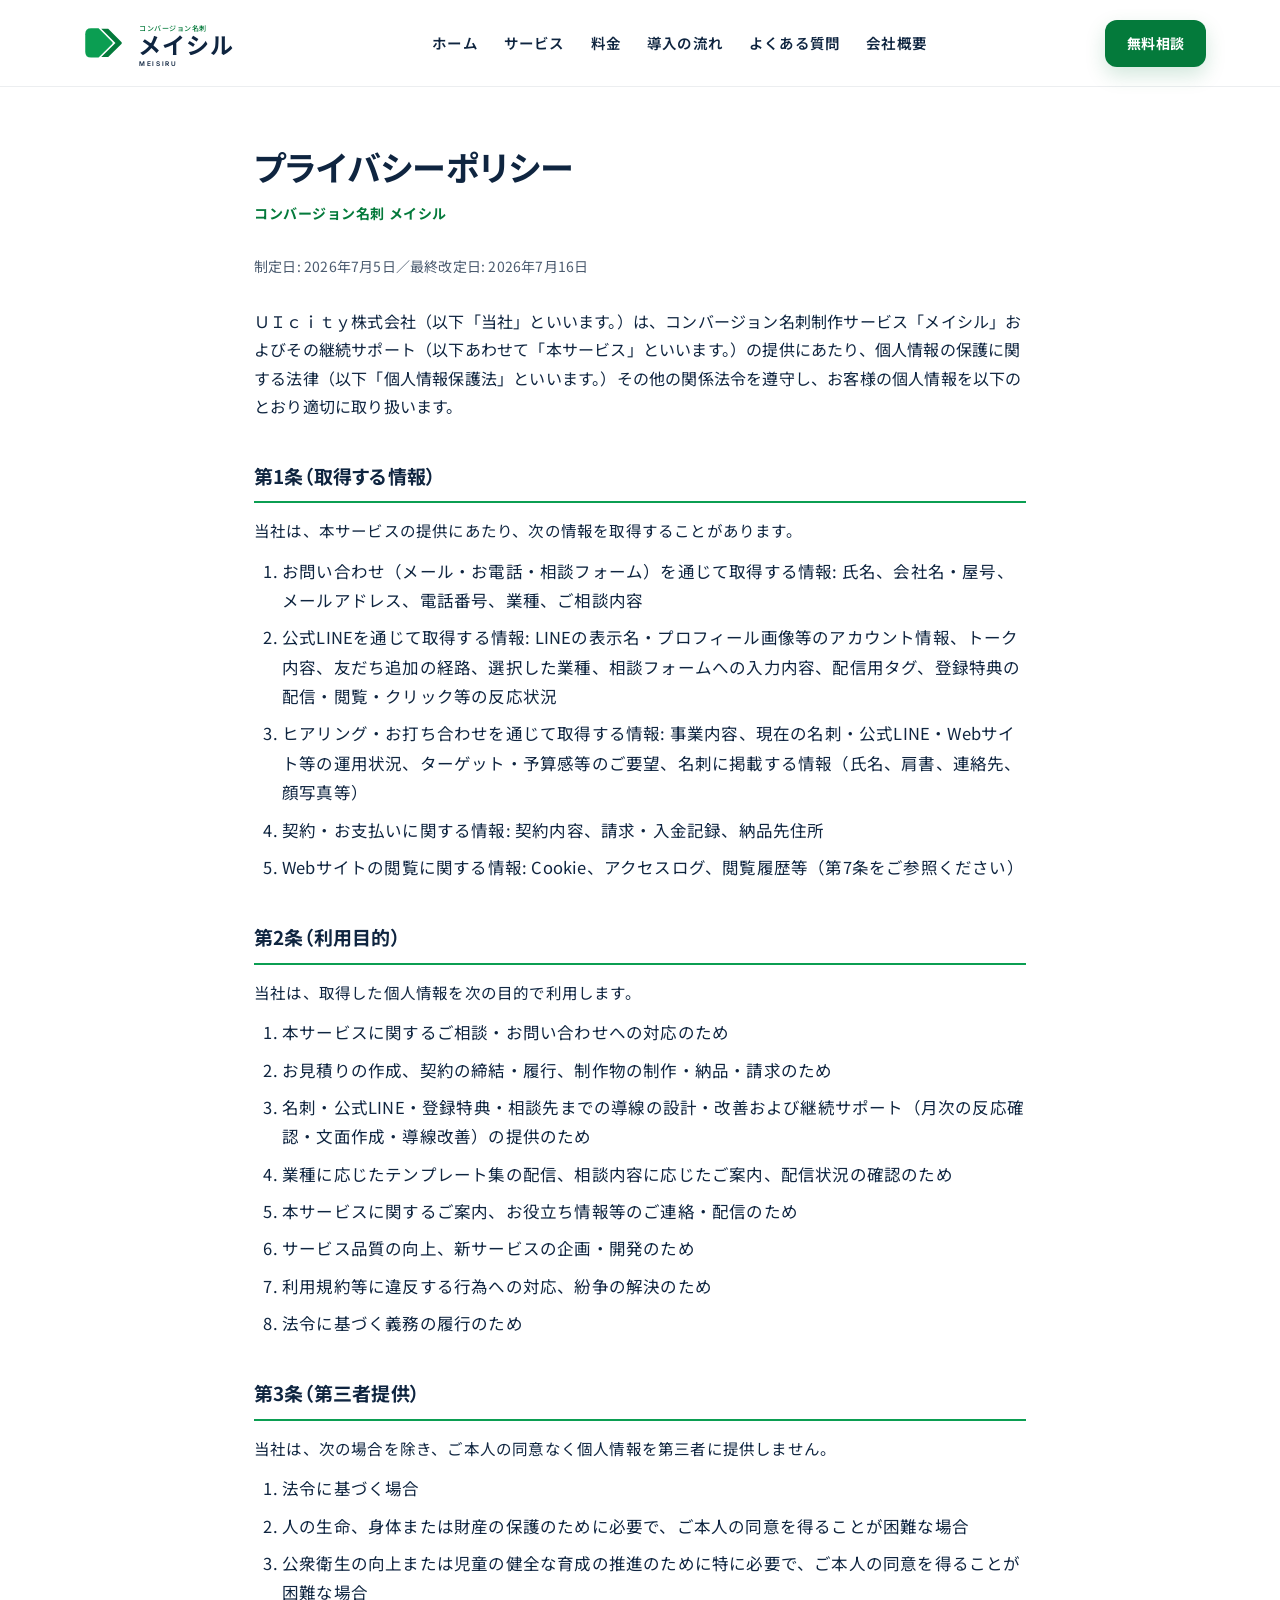
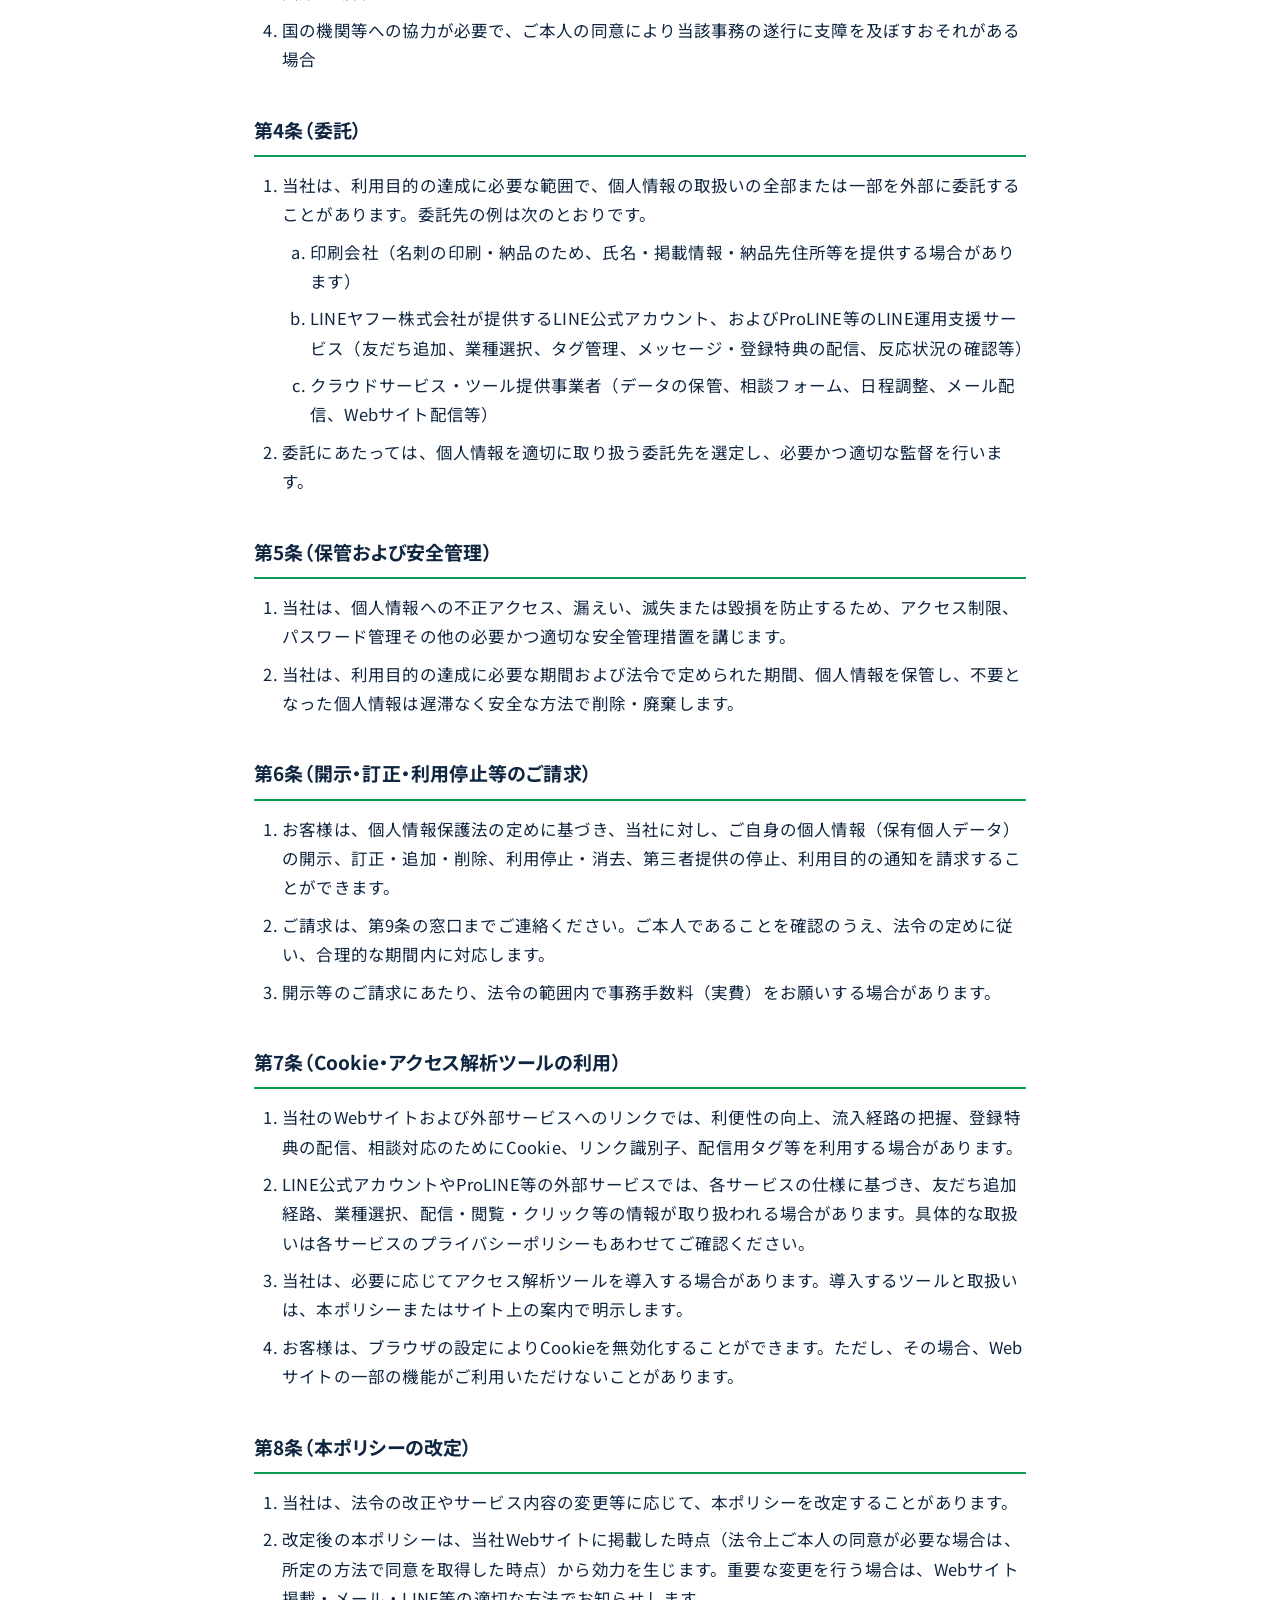
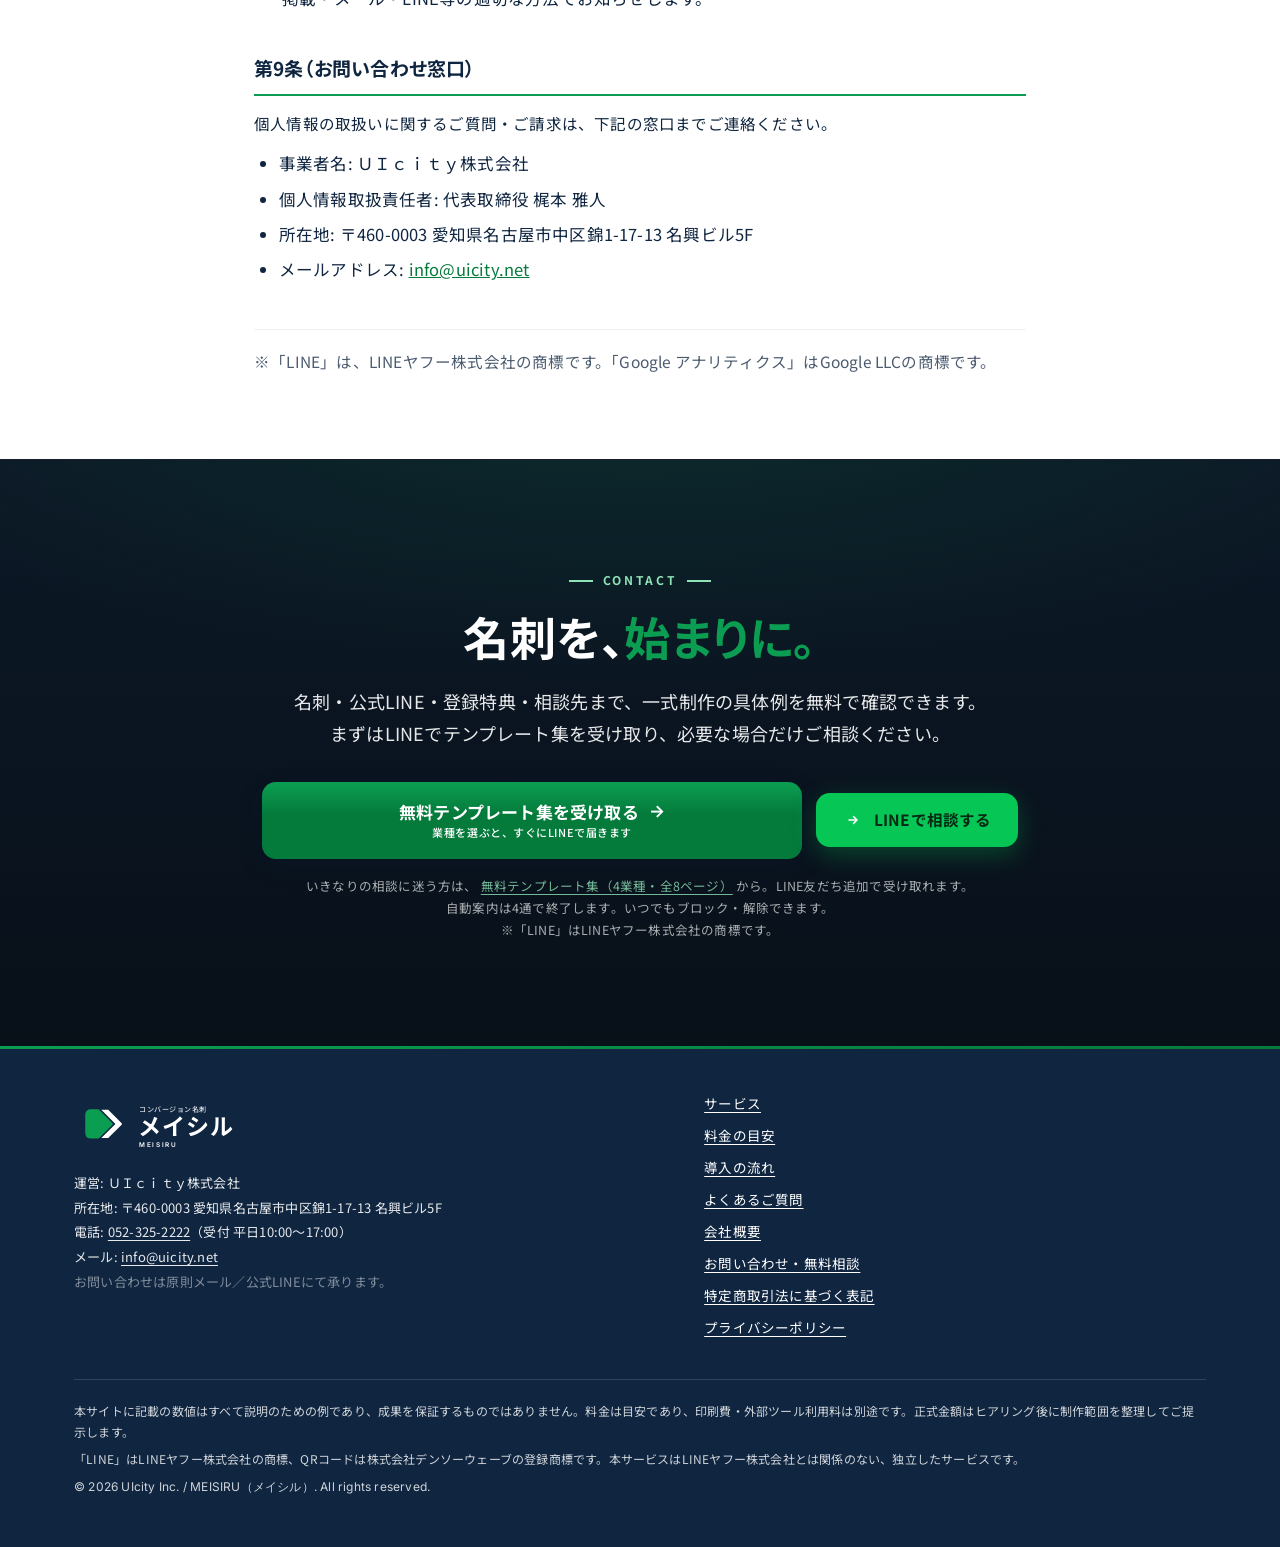
<file: プライバシーポリシー.html>
<!DOCTYPE html>
<html lang="ja">
<head>
<meta charset="UTF-8">
<meta name="viewport" content="width=device-width, initial-scale=1.0">

<title>プライバシーポリシー｜コンバージョン名刺 メイシル</title>
<meta name="description" content="コンバージョン名刺制作サービス「メイシル（MEISIRU）」のプライバシーポリシーです。取得する情報・利用目的・第三者提供・安全管理・開示請求などの取扱いを記載しています。">

<!-- OGP -->
<meta property="og:type" content="website">
<meta property="og:site_name" content="コンバージョン名刺 メイシル">
<meta property="og:title" content="プライバシーポリシー｜コンバージョン名刺 メイシル">
<meta property="og:description" content="コンバージョン名刺制作サービス「メイシル（MEISIRU）」のプライバシーポリシーです。">
<meta property="og:url" content="https://meisiru.vercel.app/プライバシーポリシー.html">
<meta property="og:image" content="https://meisiru.vercel.app/ogp.png">
<meta property="og:locale" content="ja_JP">
<meta name="twitter:card" content="summary_large_image">
<link rel="canonical" href="https://meisiru.vercel.app/プライバシーポリシー.html">

<!-- favicon -->
<link rel="icon" type="image/svg+xml" href="assets/favicon.svg">

<!-- ================= GA4（差し替え: 【GA4測定ID】 例 G-XXXXXXXXXX） =================
     ⚠️公開前必須: GA4測定ID発行後、このコメントを解除してIDを差し替えること
     （未解除のまま公開すると計測ゼロ） -->
<!--
<script async src="https://www.googletagmanager.com/gtag/js?id=【GA4測定ID】"></script>
<script>
  window.dataLayer = window.dataLayer || [];
  function gtag(){ dataLayer.push(arguments); }
  gtag('js', new Date());
  gtag('config', '【GA4測定ID】');
</script>
-->

<!-- Google Fonts（Noto Sans JP / Inter：SIL OFL 1.1） -->
<link rel="preconnect" href="https://fonts.googleapis.com">
<link rel="preconnect" href="https://fonts.gstatic.com" crossorigin>
<link href="https://fonts.googleapis.com/css2?family=Noto+Sans+JP:wght@400;500;700&family=Inter:wght@400;600;700&display=swap" rel="stylesheet">

<!-- 共通CSS -->
<link rel="stylesheet" href="assets/site.css">

<!-- 法務ページ固有スタイル（全ページ共通のsite.cssを土台に、条項本文の可読性用の最小追加） -->
<style>
  .legal{ padding:56px 0 80px; }
  .legal .container{ max-width:820px; }
  .legal .page-head{ margin-bottom:28px; }
  .legal h1{ font-size:clamp(26px,4vw,34px); font-weight:700; line-height:1.4; margin-bottom:10px; }
  .legal .page-sub{ font-size:14px; color:var(--green-dark); font-weight:700; letter-spacing:.04em; }
  .legal .updated{ font-size:14px; color:var(--navy); opacity:.75; margin-bottom:28px; }

  .legal .intro{ font-size:16px; margin-bottom:8px; }

  .legal h2{
    font-size:var(--fs-h3); font-weight:700; line-height:1.6; color:var(--navy);
    margin:40px 0 14px; padding-bottom:10px; border-bottom:2px solid var(--green);
  }
  .legal p{ font-size:15.5px; margin-bottom:12px; }
  .legal ol{ list-style:decimal; padding-left:1.7em; margin-bottom:12px; }
  .legal ol li{ margin-bottom:8px; }
  .legal ol ol{ list-style:lower-alpha; margin:8px 0 0; }
  .legal ul{ list-style:disc; padding-left:1.5em; margin-bottom:12px; }
  .legal ul li{ margin-bottom:6px; }

  .legal-foot{
    margin-top:44px; padding-top:18px; border-top:1px solid var(--hairline);
    font-size:13px; color:var(--navy); opacity:.75;
  }
  .legal-foot p{ margin-bottom:4px; }

  @media (max-width:600px){
    .legal{ padding:40px 0 56px; }
    .legal p, .legal ol, .legal ul{ font-size:15px; }
  }
</style>
</head>
<body>
<a class="skip-link" href="#main">本文へスキップ</a>

<header class="site-header">
  <div class="header-inner">
    <a href="index.html" class="header-logo" aria-label="コンバージョン名刺 メイシル トップへ">
      <svg xmlns="http://www.w3.org/2000/svg" viewBox="0 0 640 236" role="img" aria-label="コンバージョン名刺 メイシル">
        <g transform="translate(106,117) scale(0.65) translate(-235.6,-256)">
          <path d="M166,176 L207,176 L281.7,250.7 Q287,256 281.7,261.3 L207,336 L166,336 Q134,336 134,304 L134,208 Q134,176 166,176 Z" fill="#0B9E52"/>
          <path d="M221.6,178.4 L259.6,178.4 L331.9,250.7 Q337.2,256 331.9,261.3 L259.6,333.6 L221.6,333.6 L299.2,256 Z" fill="#047A3B"/>
        </g>
        <text x="231" y="74" font-size="25" font-weight="500" letter-spacing="2" fill="#047A3B" font-family="'Noto Sans JP','Yu Gothic UI','Yu Gothic',Meiryo,sans-serif">コンバージョン名刺</text>
        <text x="229" y="157" font-size="82" font-weight="700" letter-spacing="3.3" fill="#0F2540" font-family="'Noto Sans JP','Yu Gothic UI','Yu Gothic',Meiryo,sans-serif">メ<tspan dx="-1.5">イシ</tspan><tspan dx="-1">ル</tspan></text>
        <text x="231" y="198" font-size="23" font-weight="600" letter-spacing="6" fill="#0F2540" font-family="'Inter','Segoe UI','Yu Gothic UI',Arial,sans-serif">MEISIRU</text>
      </svg>
    </a>

    <nav class="header-nav" aria-label="グローバルメニュー">
      <a href="index.html">ホーム</a>
      <a href="service.html">サービス</a>
      <a href="price.html">料金</a>
      <a href="flow.html">導入の流れ</a>
      <a href="faq.html">よくある質問</a>
      <a href="company.html">会社概要</a>
    </nav>

    <a class="header-cta js-cta" data-cta-id="consult_privacy_header" data-cta-type="consult" data-placement="privacy_header"
       href="https://lin.ee/oGIGfiq"
       target="_blank" rel="noopener">無料相談</a>

    <button class="nav-toggle" aria-label="メニューを開閉" aria-expanded="false" aria-controls="mobile-nav">
      <span></span><span></span><span></span>
    </button>
  </div>
</header>

<nav class="mobile-nav" id="mobile-nav" aria-label="モバイルメニュー">
  <a href="index.html">ホーム</a>
  <a href="service.html">サービス</a>
  <a href="price.html">料金</a>
  <a href="flow.html">導入の流れ</a>
  <a href="faq.html">よくある質問</a>
  <a href="company.html">会社概要</a>
  <a class="btn btn-primary js-cta" data-cta-id="consult_privacy_mobile_nav" data-cta-type="consult" data-placement="privacy_mobile_nav"
     href="https://lin.ee/oGIGfiq"
     target="_blank" rel="noopener">無料相談を申し込む</a>
</nav>

<main id="main">
  <section class="legal">
    <div class="container">
      <div class="page-head">
        <h1>プライバシーポリシー</h1>
        <p class="page-sub">コンバージョン名刺 メイシル</p>
      </div>

      <p class="updated">制定日: 2026年7月5日／最終改定日: 2026年7月16日</p>

      <p class="intro">ＵＩｃｉｔｙ株式会社（以下「当社」といいます。）は、コンバージョン名刺制作サービス「メイシル」およびその継続サポート（以下あわせて「本サービス」といいます。）の提供にあたり、個人情報の保護に関する法律（以下「個人情報保護法」といいます。）その他の関係法令を遵守し、お客様の個人情報を以下のとおり適切に取り扱います。</p>

      <h2>第1条（取得する情報）</h2>
      <p>当社は、本サービスの提供にあたり、次の情報を取得することがあります。</p>
      <ol>
        <li>お問い合わせ（メール・お電話・相談フォーム）を通じて取得する情報: 氏名、会社名・屋号、メールアドレス、電話番号、業種、ご相談内容</li>
        <li>公式LINEを通じて取得する情報: LINEの表示名・プロフィール画像等のアカウント情報、トーク内容、友だち追加の経路、選択した業種、相談フォームへの入力内容、配信用タグ、登録特典の配信・閲覧・クリック等の反応状況</li>
        <li>ヒアリング・お打ち合わせを通じて取得する情報: 事業内容、現在の名刺・公式LINE・Webサイト等の運用状況、ターゲット・予算感等のご要望、名刺に掲載する情報（氏名、肩書、連絡先、顔写真等）</li>
        <li>契約・お支払いに関する情報: 契約内容、請求・入金記録、納品先住所</li>
        <li>Webサイトの閲覧に関する情報: Cookie、アクセスログ、閲覧履歴等（第7条をご参照ください）</li>
      </ol>

      <h2>第2条（利用目的）</h2>
      <p>当社は、取得した個人情報を次の目的で利用します。</p>
      <ol>
        <li>本サービスに関するご相談・お問い合わせへの対応のため</li>
        <li>お見積りの作成、契約の締結・履行、制作物の制作・納品・請求のため</li>
        <li>名刺・公式LINE・登録特典・相談先までの導線の設計・改善および継続サポート（月次の反応確認・文面作成・導線改善）の提供のため</li>
        <li>業種に応じたテンプレート集の配信、相談内容に応じたご案内、配信状況の確認のため</li>
        <li>本サービスに関するご案内、お役立ち情報等のご連絡・配信のため</li>
        <li>サービス品質の向上、新サービスの企画・開発のため</li>
        <li>利用規約等に違反する行為への対応、紛争の解決のため</li>
        <li>法令に基づく義務の履行のため</li>
      </ol>

      <h2>第3条（第三者提供）</h2>
      <p>当社は、次の場合を除き、ご本人の同意なく個人情報を第三者に提供しません。</p>
      <ol>
        <li>法令に基づく場合</li>
        <li>人の生命、身体または財産の保護のために必要で、ご本人の同意を得ることが困難な場合</li>
        <li>公衆衛生の向上または児童の健全な育成の推進のために特に必要で、ご本人の同意を得ることが困難な場合</li>
        <li>国の機関等への協力が必要で、ご本人の同意により当該事務の遂行に支障を及ぼすおそれがある場合</li>
      </ol>

      <h2>第4条（委託）</h2>
      <ol>
        <li>当社は、利用目的の達成に必要な範囲で、個人情報の取扱いの全部または一部を外部に委託することがあります。委託先の例は次のとおりです。
          <ol>
            <li>印刷会社（名刺の印刷・納品のため、氏名・掲載情報・納品先住所等を提供する場合があります）</li>
            <li>LINEヤフー株式会社が提供するLINE公式アカウント、およびProLINE等のLINE運用支援サービス（友だち追加、業種選択、タグ管理、メッセージ・登録特典の配信、反応状況の確認等）</li>
            <li>クラウドサービス・ツール提供事業者（データの保管、相談フォーム、日程調整、メール配信、Webサイト配信等）</li>
          </ol>
        </li>
        <li>委託にあたっては、個人情報を適切に取り扱う委託先を選定し、必要かつ適切な監督を行います。</li>
      </ol>

      <h2>第5条（保管および安全管理）</h2>
      <ol>
        <li>当社は、個人情報への不正アクセス、漏えい、滅失または毀損を防止するため、アクセス制限、パスワード管理その他の必要かつ適切な安全管理措置を講じます。</li>
        <li>当社は、利用目的の達成に必要な期間および法令で定められた期間、個人情報を保管し、不要となった個人情報は遅滞なく安全な方法で削除・廃棄します。</li>
      </ol>

      <h2>第6条（開示・訂正・利用停止等のご請求）</h2>
      <ol>
        <li>お客様は、個人情報保護法の定めに基づき、当社に対し、ご自身の個人情報（保有個人データ）の開示、訂正・追加・削除、利用停止・消去、第三者提供の停止、利用目的の通知を請求することができます。</li>
        <li>ご請求は、第9条の窓口までご連絡ください。ご本人であることを確認のうえ、法令の定めに従い、合理的な期間内に対応します。</li>
        <li>開示等のご請求にあたり、法令の範囲内で事務手数料（実費）をお願いする場合があります。</li>
      </ol>

      <h2>第7条（Cookie・アクセス解析ツールの利用）</h2>
      <ol>
        <li>当社のWebサイトおよび外部サービスへのリンクでは、利便性の向上、流入経路の把握、登録特典の配信、相談対応のためにCookie、リンク識別子、配信用タグ等を利用する場合があります。</li>
        <li>LINE公式アカウントやProLINE等の外部サービスでは、各サービスの仕様に基づき、友だち追加経路、業種選択、配信・閲覧・クリック等の情報が取り扱われる場合があります。具体的な取扱いは各サービスのプライバシーポリシーもあわせてご確認ください。</li>
        <li>当社は、必要に応じてアクセス解析ツールを導入する場合があります。導入するツールと取扱いは、本ポリシーまたはサイト上の案内で明示します。</li>
        <li>お客様は、ブラウザの設定によりCookieを無効化することができます。ただし、その場合、Webサイトの一部の機能がご利用いただけないことがあります。</li>
      </ol>

      <h2>第8条（本ポリシーの改定）</h2>
      <ol>
        <li>当社は、法令の改正やサービス内容の変更等に応じて、本ポリシーを改定することがあります。</li>
        <li>改定後の本ポリシーは、当社Webサイトに掲載した時点（法令上ご本人の同意が必要な場合は、所定の方法で同意を取得した時点）から効力を生じます。重要な変更を行う場合は、Webサイト掲載・メール・LINE等の適切な方法でお知らせします。</li>
      </ol>

      <h2>第9条（お問い合わせ窓口）</h2>
      <p>個人情報の取扱いに関するご質問・ご請求は、下記の窓口までご連絡ください。</p>
      <ul>
        <li>事業者名: ＵＩｃｉｔｙ株式会社</li>
        <li>個人情報取扱責任者: 代表取締役 梶本 雅人</li>
        <li>所在地: 〒460-0003 愛知県名古屋市中区錦1-17-13 名興ビル5F</li>
        <li>メールアドレス: <a href="mailto:info@uicity.net">info@uicity.net</a></li>
      </ul>

      <div class="legal-foot">
        <p>※「LINE」は、LINEヤフー株式会社の商標です。「Google アナリティクス」はGoogle LLCの商標です。</p>
      </div>
    </div>
  </section>
</main>

<!-- 共通CTAセクション -->
<section class="section bg-dark" id="contact" aria-labelledby="cta-heading">
  <div class="container t-center">
    <span class="kicker" style="color:#8fe3b6;">CONTACT</span>
    <h2 class="section-title" id="cta-heading" style="color:#fff;">名刺を、<span class="accent">始まりに。</span></h2>
    <p class="section-lead" style="color:rgba(255,255,255,.9);">
      名刺・公式LINE・登録特典・相談先まで、一式制作の具体例を無料で確認できます。<br>
      まずはLINEでテンプレート集を受け取り、必要な場合だけご相談ください。
    </p>

    <div class="cta-buttons" style="margin:32px 0 16px;">
      <a class="btn btn-primary js-cta" data-cta-id="offer_privacy_closing" data-cta-type="offer" data-placement="privacy_closing_primary"
         href="https://lin.ee/rxtsy4f"
         target="_blank" rel="noopener">
        無料テンプレート集を受け取る<span class="micro">業種を選ぶと、すぐにLINEで届きます</span>
      </a>
      <a class="btn btn-line js-cta" data-cta-id="consult_privacy_closing" data-cta-type="consult" data-placement="privacy_closing_secondary"
         href="https://lin.ee/oGIGfiq"
         target="_blank" rel="noopener">
        <span class="line-badge" aria-hidden="true"><svg viewBox="0 0 24 24" xmlns="http://www.w3.org/2000/svg"><path d="M4 12h16M13 5l7 7-7 7" fill="none" stroke="#FFFFFF" stroke-width="3.2" stroke-linecap="round" stroke-linejoin="round"/></svg></span>
        LINEで相談する
      </a>
    </div>

    <p class="cta-note" style="color:rgba(255,255,255,.82);">
      いきなりの相談に迷う方は、
      <a href="https://meisiru.vercel.app/checklist.html" target="_blank" rel="noopener" style="color:#8fe3b6; text-decoration:underline; text-underline-offset:3px;">無料テンプレート集（4業種・全8ページ）</a>
      から。LINE友だち追加で受け取れます。<br>
      自動案内は4通で終了します。いつでもブロック・解除できます。<br>
      ※「LINE」はLINEヤフー株式会社の商標です。
    </p>
  </div>
</section>

<footer class="site-footer">
  <div class="container">
    <div class="footer-grid">
      <div>
        <div class="footer-logo">
          <svg xmlns="http://www.w3.org/2000/svg" viewBox="0 0 640 236" role="img" aria-label="コンバージョン名刺 メイシル">
            <g transform="translate(106,117) scale(0.65) translate(-235.6,-256)">
              <path d="M166,176 L207,176 L281.7,250.7 Q287,256 281.7,261.3 L207,336 L166,336 Q134,336 134,304 L134,208 Q134,176 166,176 Z" fill="#0B9E52"/>
              <path d="M221.6,178.4 L259.6,178.4 L331.9,250.7 Q337.2,256 331.9,261.3 L259.6,333.6 L221.6,333.6 L299.2,256 Z" fill="#FFFFFF"/>
            </g>
            <text x="231" y="74" font-size="25" font-weight="500" letter-spacing="2" fill="#FFFFFF" opacity="0.85" font-family="'Noto Sans JP','Yu Gothic UI','Yu Gothic',Meiryo,sans-serif">コンバージョン名刺</text>
            <text x="229" y="157" font-size="82" font-weight="700" letter-spacing="3.3" fill="#FFFFFF" font-family="'Noto Sans JP','Yu Gothic UI','Yu Gothic',Meiryo,sans-serif">メ<tspan dx="-1.5">イシ</tspan><tspan dx="-1">ル</tspan></text>
            <text x="231" y="198" font-size="23" font-weight="600" letter-spacing="6" fill="#FFFFFF" font-family="'Inter','Segoe UI','Yu Gothic UI',Arial,sans-serif">MEISIRU</text>
          </svg>
        </div>
        <p class="footer-company">
          運営: ＵＩｃｉｔｙ株式会社<br>
          所在地: 〒460-0003 愛知県名古屋市中区錦1-17-13 名興ビル5F<br>
          電話: <a href="tel:0523252222">052-325-2222</a>（受付 平日10:00〜17:00）<br>
          メール: <a href="mailto:info@uicity.net">info@uicity.net</a><br>
          <span class="note" style="color:rgba(255,255,255,.7);">お問い合わせは原則メール／公式LINEにて承ります。</span>
        </p>
      </div>
      <nav aria-label="フッターリンク">
        <ul class="footer-links">
          <li><a href="service.html">サービス</a></li>
          <li><a href="price.html">料金の目安</a></li>
          <li><a href="flow.html">導入の流れ</a></li>
          <li><a href="faq.html">よくあるご質問</a></li>
          <li><a href="company.html">会社概要</a></li>
          <li><a href="contact.html">お問い合わせ・無料相談</a></li>
          <li><a href="特定商取引法に基づく表記.html">特定商取引法に基づく表記</a></li>
          <li><a href="プライバシーポリシー.html">プライバシーポリシー</a></li>
        </ul>
      </nav>
    </div>
    <div class="footer-legal">
      <p>本サイトに記載の数値はすべて説明のための例であり、成果を保証するものではありません。料金は目安であり、印刷費・外部ツール利用料は別途です。正式金額はヒアリング後に制作範囲を整理してご提示します。</p>
      <p>「LINE」はLINEヤフー株式会社の商標、QRコードは株式会社デンソーウェーブの登録商標です。本サービスはLINEヤフー株式会社とは関係のない、独立したサービスです。</p>
      <p class="en">&copy; <span id="copyright-year">2026</span> UIcity Inc. / MEISIRU（メイシル）. All rights reserved.</p>
    </div>
  </div>
</footer>

<button class="back-to-top" aria-label="ページ先頭へ戻る">
  <svg viewBox="0 0 24 24" xmlns="http://www.w3.org/2000/svg" aria-hidden="true"><path d="M12 5l-7 7M12 5l7 7M12 5v14" fill="none" stroke="#FFFFFF" stroke-width="2.4" stroke-linecap="round" stroke-linejoin="round"/></svg>
</button>

<div class="fixed-cta fixed-cta--single" role="navigation" aria-label="無料テンプレート集">
  <a class="js-cta" data-cta-id="offer_privacy_fixed" data-cta-type="offer" data-placement="privacy_mobile_fixed"
     href="https://lin.ee/rxtsy4f" target="_blank" rel="noopener">無料テンプレート集</a>
</div>

<script src="assets/site.js"></script>
</body>
</html>
</file>
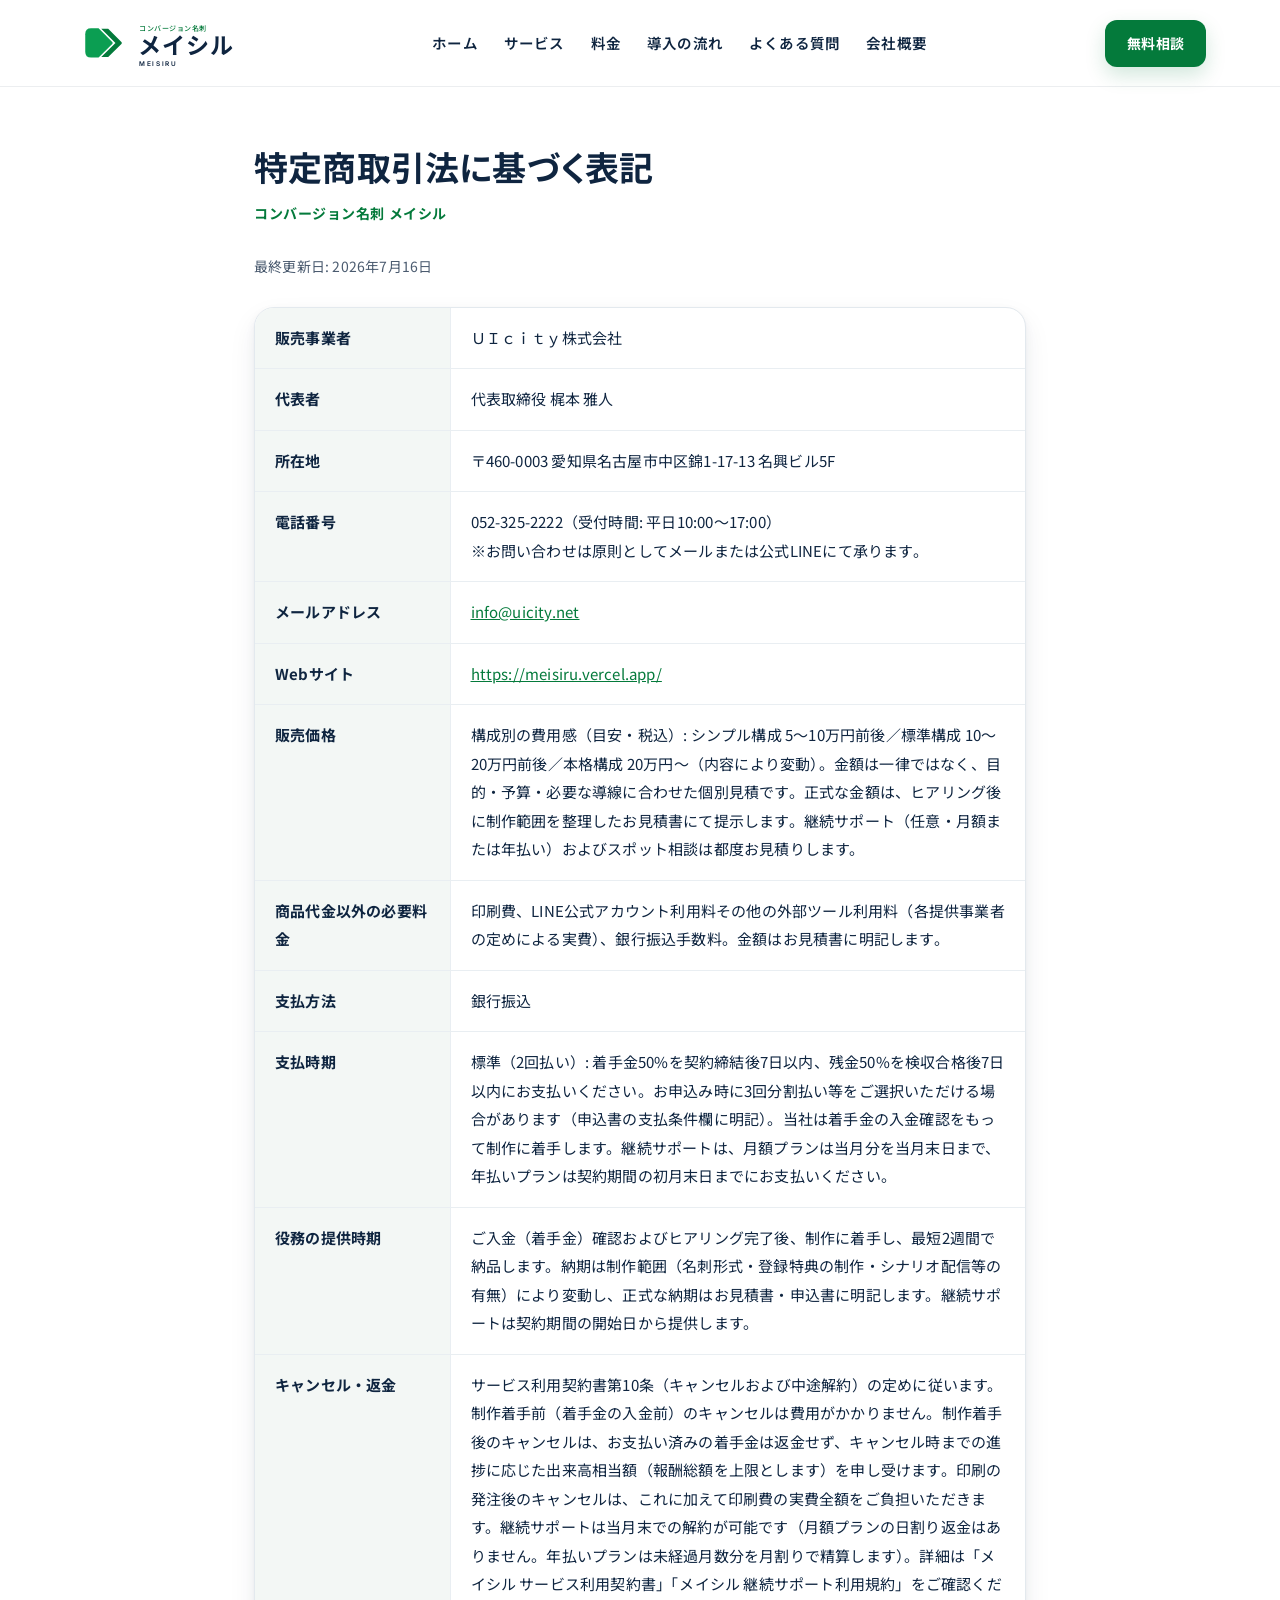
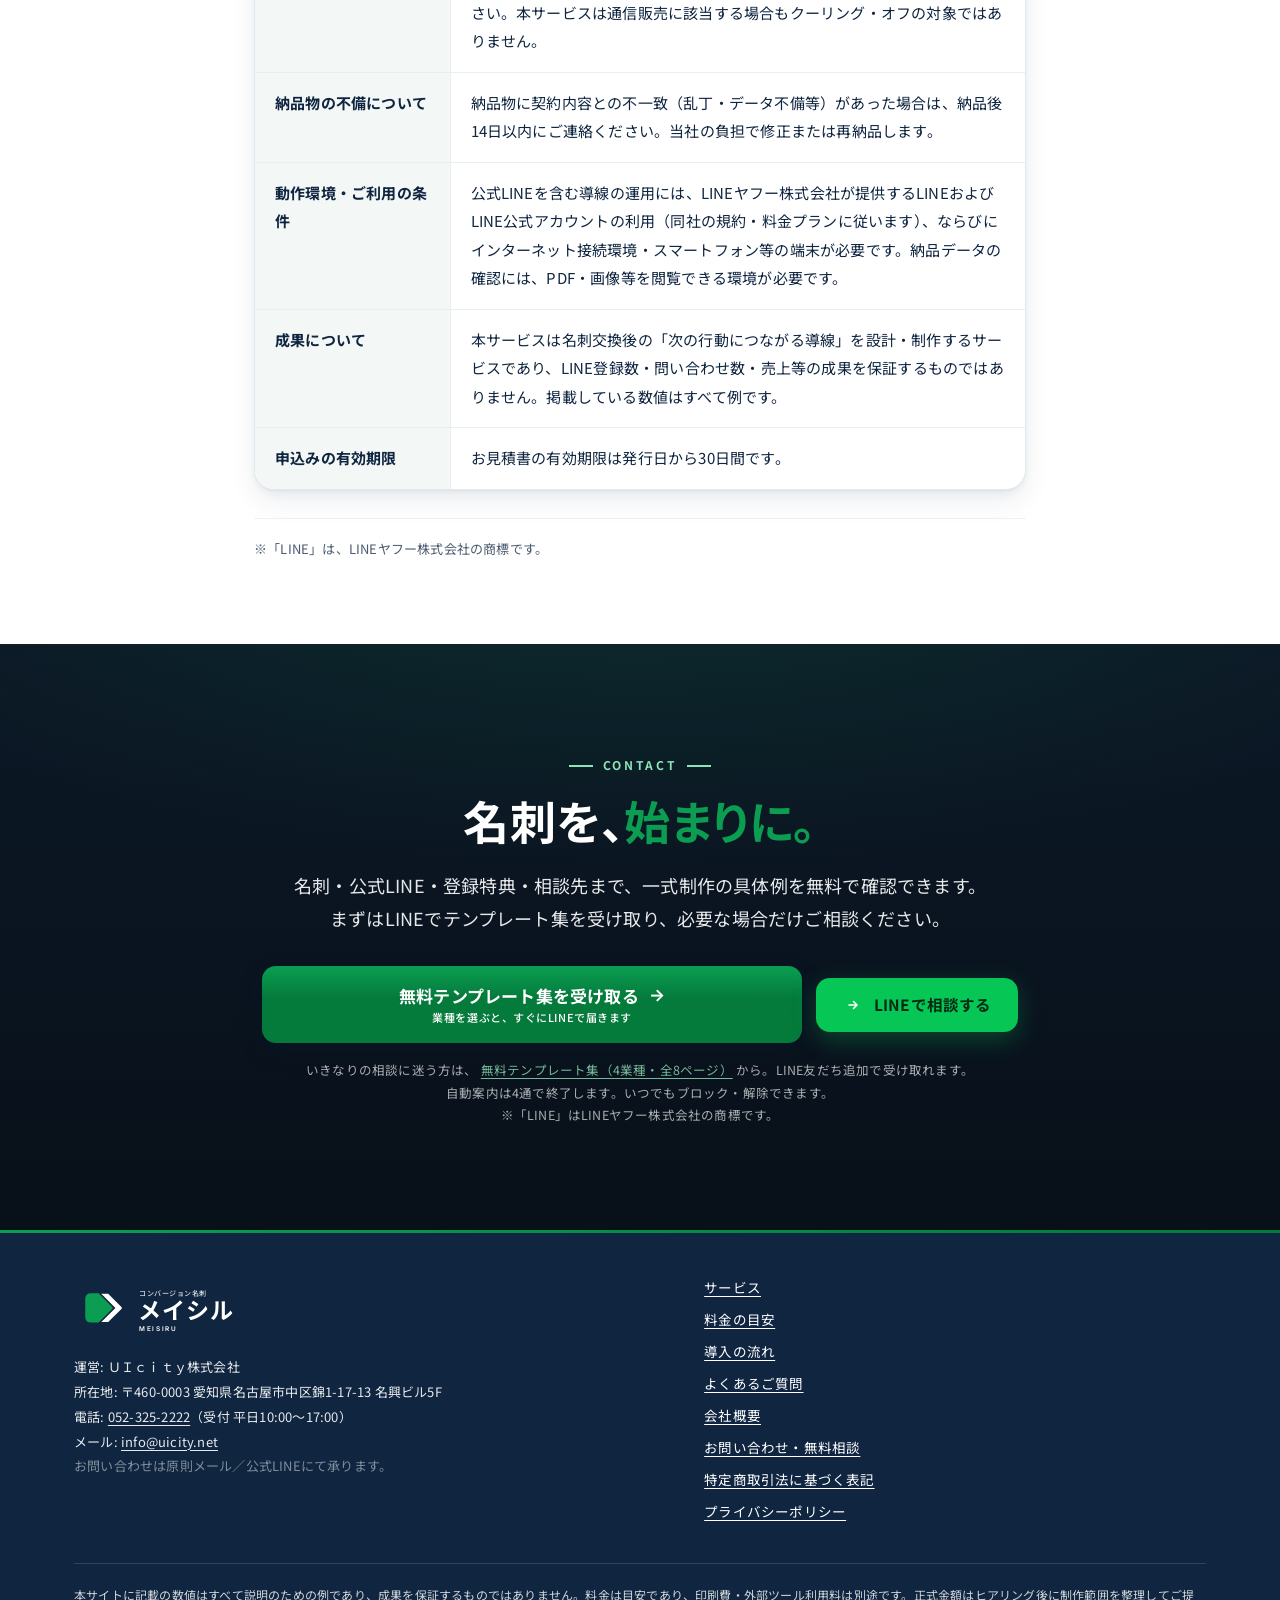
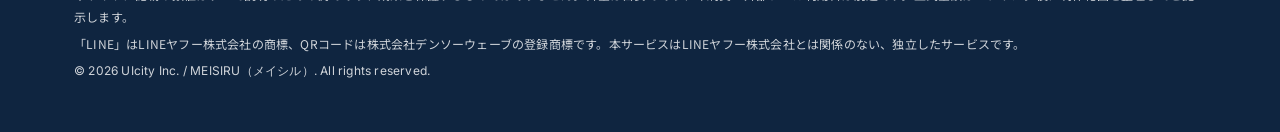
<file: 特定商取引法に基づく表記.html>
<!DOCTYPE html>
<html lang="ja">
<head>
<meta charset="UTF-8">
<meta name="viewport" content="width=device-width, initial-scale=1.0">

<title>特定商取引法に基づく表記｜コンバージョン名刺 メイシル</title>
<meta name="description" content="名刺・公式LINE・登録特典・相談先までを一式制作するメイシルの、特定商取引法に基づく表記です。料金、支払方法、提供時期等を記載しています。">

<!-- OGP -->
<meta property="og:type" content="website">
<meta property="og:site_name" content="コンバージョン名刺 メイシル">
<meta property="og:title" content="特定商取引法に基づく表記｜コンバージョン名刺 メイシル">
<meta property="og:description" content="名刺・公式LINE・登録特典・相談先までを一式制作するメイシルの、特定商取引法に基づく表記です。">
<meta property="og:url" content="https://meisiru.vercel.app/特定商取引法に基づく表記.html">
<meta property="og:image" content="https://meisiru.vercel.app/ogp.png">
<meta property="og:locale" content="ja_JP">
<meta name="twitter:card" content="summary_large_image">
<link rel="canonical" href="https://meisiru.vercel.app/特定商取引法に基づく表記.html">

<!-- favicon -->
<link rel="icon" type="image/svg+xml" href="assets/favicon.svg">

<!-- ================= GA4（差し替え: 【GA4測定ID】 例 G-XXXXXXXXXX） =================
     ⚠️公開前必須: GA4測定ID発行後、このコメントを解除してIDを差し替えること
     （未解除のまま公開すると計測ゼロ） -->
<!--
<script async src="https://www.googletagmanager.com/gtag/js?id=【GA4測定ID】"></script>
<script>
  window.dataLayer = window.dataLayer || [];
  function gtag(){ dataLayer.push(arguments); }
  gtag('js', new Date());
  gtag('config', '【GA4測定ID】');
</script>
-->

<!-- Google Fonts（Noto Sans JP / Inter：SIL OFL 1.1） -->
<link rel="preconnect" href="https://fonts.googleapis.com">
<link rel="preconnect" href="https://fonts.gstatic.com" crossorigin>
<link href="https://fonts.googleapis.com/css2?family=Noto+Sans+JP:wght@400;500;700&family=Inter:wght@400;600;700&display=swap" rel="stylesheet">

<!-- 共通CSS -->
<link rel="stylesheet" href="assets/site.css">

<!-- 法務ページ固有スタイル（全ページ共通のsite.cssを土台に、読みやすい定義テーブル用の最小追加） -->
<style>
  .legal{ padding:56px 0 80px; }
  .legal .container{ max-width:820px; }
  .legal .page-head{ margin-bottom:28px; }
  .legal h1{ font-size:clamp(26px,4vw,34px); font-weight:700; line-height:1.4; margin-bottom:10px; }
  .legal .page-sub{ font-size:14px; color:var(--green-dark); font-weight:700; letter-spacing:.04em; }
  .legal .updated{ font-size:14px; color:var(--navy); opacity:.75; margin-bottom:28px; }

  /* 定義テーブル（縦2列・見出しセル+内容セル）。site.cssの.table-wrapとは別意匠。 */
  .legal-table-wrap{
    overflow-x:auto; -webkit-overflow-scrolling:touch;
    border:1px solid var(--border); border-radius:var(--radius); background:var(--white);
    box-shadow:var(--shadow-rest);
  }
  .legal-table{ width:100%; font-size:15px; line-height:1.9; }
  .legal-table th,
  .legal-table td{
    border-bottom:1px solid var(--hairline);
    padding:16px 20px; text-align:left; vertical-align:top;
  }
  .legal-table tr:last-child th,
  .legal-table tr:last-child td{ border-bottom:0; }
  .legal-table th{
    background:var(--bg); font-weight:700; color:var(--navy);
    width:13em; min-width:11em; border-right:1px solid var(--hairline);
  }
  .legal-foot{
    margin-top:28px; padding-top:18px; border-top:1px solid var(--hairline);
    font-size:13px; color:var(--navy); opacity:.75;
  }
  .legal-foot p{ margin-bottom:4px; }

  @media (max-width:600px){
    .legal{ padding:40px 0 56px; }
    .legal-table{ font-size:14px; }
    .legal-table th,
    .legal-table td{ display:block; width:auto; min-width:0; padding:12px 16px; }
    .legal-table th{ border-right:0; border-bottom:0; }
    .legal-table td{ border-bottom:1px solid var(--hairline); }
    .legal-table tr:last-child td{ border-bottom:0; }
  }
</style>
</head>
<body>
<a class="skip-link" href="#main">本文へスキップ</a>

<header class="site-header">
  <div class="header-inner">
    <a href="index.html" class="header-logo" aria-label="コンバージョン名刺 メイシル トップへ">
      <svg xmlns="http://www.w3.org/2000/svg" viewBox="0 0 640 236" role="img" aria-label="コンバージョン名刺 メイシル">
        <g transform="translate(106,117) scale(0.65) translate(-235.6,-256)">
          <path d="M166,176 L207,176 L281.7,250.7 Q287,256 281.7,261.3 L207,336 L166,336 Q134,336 134,304 L134,208 Q134,176 166,176 Z" fill="#0B9E52"/>
          <path d="M221.6,178.4 L259.6,178.4 L331.9,250.7 Q337.2,256 331.9,261.3 L259.6,333.6 L221.6,333.6 L299.2,256 Z" fill="#047A3B"/>
        </g>
        <text x="231" y="74" font-size="25" font-weight="500" letter-spacing="2" fill="#047A3B" font-family="'Noto Sans JP','Yu Gothic UI','Yu Gothic',Meiryo,sans-serif">コンバージョン名刺</text>
        <text x="229" y="157" font-size="82" font-weight="700" letter-spacing="3.3" fill="#0F2540" font-family="'Noto Sans JP','Yu Gothic UI','Yu Gothic',Meiryo,sans-serif">メ<tspan dx="-1.5">イシ</tspan><tspan dx="-1">ル</tspan></text>
        <text x="231" y="198" font-size="23" font-weight="600" letter-spacing="6" fill="#0F2540" font-family="'Inter','Segoe UI','Yu Gothic UI',Arial,sans-serif">MEISIRU</text>
      </svg>
    </a>

    <nav class="header-nav" aria-label="グローバルメニュー">
      <a href="index.html">ホーム</a>
      <a href="service.html">サービス</a>
      <a href="price.html">料金</a>
      <a href="flow.html">導入の流れ</a>
      <a href="faq.html">よくある質問</a>
      <a href="company.html">会社概要</a>
    </nav>

    <a class="header-cta js-cta" data-cta-id="consult_law_header" data-cta-type="consult" data-placement="law_header"
       href="https://lin.ee/oGIGfiq"
       target="_blank" rel="noopener">無料相談</a>

    <button class="nav-toggle" aria-label="メニューを開閉" aria-expanded="false" aria-controls="mobile-nav">
      <span></span><span></span><span></span>
    </button>
  </div>
</header>

<nav class="mobile-nav" id="mobile-nav" aria-label="モバイルメニュー">
  <a href="index.html">ホーム</a>
  <a href="service.html">サービス</a>
  <a href="price.html">料金</a>
  <a href="flow.html">導入の流れ</a>
  <a href="faq.html">よくある質問</a>
  <a href="company.html">会社概要</a>
  <a class="btn btn-primary js-cta" data-cta-id="consult_law_mobile_nav" data-cta-type="consult" data-placement="law_mobile_nav"
     href="https://lin.ee/oGIGfiq"
     target="_blank" rel="noopener">無料相談を申し込む</a>
</nav>

<main id="main">
  <section class="legal">
    <div class="container">
      <div class="page-head">
        <h1>特定商取引法に基づく表記</h1>
        <p class="page-sub">コンバージョン名刺 メイシル</p>
      </div>

      <p class="updated">最終更新日: 2026年7月16日</p>

      <div class="legal-table-wrap">
        <table class="legal-table">
          <tbody>
            <tr>
              <th>販売事業者</th>
              <td>ＵＩｃｉｔｙ株式会社</td>
            </tr>
            <tr>
              <th>代表者</th>
              <td>代表取締役 梶本 雅人</td>
            </tr>
            <tr>
              <th>所在地</th>
              <td>〒460-0003 愛知県名古屋市中区錦1-17-13 名興ビル5F</td>
            </tr>
            <tr>
              <th>電話番号</th>
              <td>052-325-2222（受付時間: 平日10:00〜17:00）<br>※お問い合わせは原則としてメールまたは公式LINEにて承ります。</td>
            </tr>
            <tr>
              <th>メールアドレス</th>
              <td><a href="mailto:info@uicity.net">info@uicity.net</a></td>
            </tr>
            <tr>
              <th>Webサイト</th>
              <td><a href="https://meisiru.vercel.app/" target="_blank" rel="noopener">https://meisiru.vercel.app/</a></td>
            </tr>
            <tr>
              <th>販売価格</th>
              <td>構成別の費用感（目安・税込）: シンプル構成 5〜10万円前後／標準構成 10〜20万円前後／本格構成 20万円〜（内容により変動）。金額は一律ではなく、目的・予算・必要な導線に合わせた個別見積です。正式な金額は、ヒアリング後に制作範囲を整理したお見積書にて提示します。継続サポート（任意・月額または年払い）およびスポット相談は都度お見積りします。</td>
            </tr>
            <tr>
              <th>商品代金以外の必要料金</th>
              <td>印刷費、LINE公式アカウント利用料その他の外部ツール利用料（各提供事業者の定めによる実費）、銀行振込手数料。金額はお見積書に明記します。</td>
            </tr>
            <tr>
              <th>支払方法</th>
              <td>銀行振込</td>
            </tr>
            <tr>
              <th>支払時期</th>
              <td>標準（2回払い）: 着手金50%を契約締結後7日以内、残金50%を検収合格後7日以内にお支払いください。お申込み時に3回分割払い等をご選択いただける場合があります（申込書の支払条件欄に明記）。当社は着手金の入金確認をもって制作に着手します。継続サポートは、月額プランは当月分を当月末日まで、年払いプランは契約期間の初月末日までにお支払いください。</td>
            </tr>
            <tr>
              <th>役務の提供時期</th>
              <td>ご入金（着手金）確認およびヒアリング完了後、制作に着手し、最短2週間で納品します。納期は制作範囲（名刺形式・登録特典の制作・シナリオ配信等の有無）により変動し、正式な納期はお見積書・申込書に明記します。継続サポートは契約期間の開始日から提供します。</td>
            </tr>
            <tr>
              <th>キャンセル・返金</th>
              <td>サービス利用契約書第10条（キャンセルおよび中途解約）の定めに従います。制作着手前（着手金の入金前）のキャンセルは費用がかかりません。制作着手後のキャンセルは、お支払い済みの着手金は返金せず、キャンセル時までの進捗に応じた出来高相当額（報酬総額を上限とします）を申し受けます。印刷の発注後のキャンセルは、これに加えて印刷費の実費全額をご負担いただきます。継続サポートは当月末での解約が可能です（月額プランの日割り返金はありません。年払いプランは未経過月数分を月割りで精算します）。詳細は「メイシル サービス利用契約書」「メイシル 継続サポート利用規約」をご確認ください。本サービスは通信販売に該当する場合もクーリング・オフの対象ではありません。</td>
            </tr>
            <tr>
              <th>納品物の不備について</th>
              <td>納品物に契約内容との不一致（乱丁・データ不備等）があった場合は、納品後14日以内にご連絡ください。当社の負担で修正または再納品します。</td>
            </tr>
            <tr>
              <th>動作環境・ご利用の条件</th>
              <td>公式LINEを含む導線の運用には、LINEヤフー株式会社が提供するLINEおよびLINE公式アカウントの利用（同社の規約・料金プランに従います）、ならびにインターネット接続環境・スマートフォン等の端末が必要です。納品データの確認には、PDF・画像等を閲覧できる環境が必要です。</td>
            </tr>
            <tr>
              <th>成果について</th>
              <td>本サービスは名刺交換後の「次の行動につながる導線」を設計・制作するサービスであり、LINE登録数・問い合わせ数・売上等の成果を保証するものではありません。掲載している数値はすべて例です。</td>
            </tr>
            <tr>
              <th>申込みの有効期限</th>
              <td>お見積書の有効期限は発行日から30日間です。</td>
            </tr>
          </tbody>
        </table>
      </div>

      <div class="legal-foot">
        <p>※「LINE」は、LINEヤフー株式会社の商標です。</p>
      </div>
    </div>
  </section>
</main>

<!-- 共通CTAセクション -->
<section class="section bg-dark" id="contact" aria-labelledby="cta-heading">
  <div class="container t-center">
    <span class="kicker" style="color:#8fe3b6;">CONTACT</span>
    <h2 class="section-title" id="cta-heading" style="color:#fff;">名刺を、<span class="accent">始まりに。</span></h2>
    <p class="section-lead" style="color:rgba(255,255,255,.9);">
      名刺・公式LINE・登録特典・相談先まで、一式制作の具体例を無料で確認できます。<br>
      まずはLINEでテンプレート集を受け取り、必要な場合だけご相談ください。
    </p>

    <div class="cta-buttons" style="margin:32px 0 16px;">
      <a class="btn btn-primary js-cta" data-cta-id="offer_law_closing" data-cta-type="offer" data-placement="law_closing_primary"
         href="https://lin.ee/rxtsy4f"
         target="_blank" rel="noopener">
        無料テンプレート集を受け取る<span class="micro">業種を選ぶと、すぐにLINEで届きます</span>
      </a>
      <a class="btn btn-line js-cta" data-cta-id="consult_law_closing" data-cta-type="consult" data-placement="law_closing_secondary"
         href="https://lin.ee/oGIGfiq"
         target="_blank" rel="noopener">
        <span class="line-badge" aria-hidden="true"><svg viewBox="0 0 24 24" xmlns="http://www.w3.org/2000/svg"><path d="M4 12h16M13 5l7 7-7 7" fill="none" stroke="#FFFFFF" stroke-width="3.2" stroke-linecap="round" stroke-linejoin="round"/></svg></span>
        LINEで相談する
      </a>
    </div>

    <p class="cta-note" style="color:rgba(255,255,255,.82);">
      いきなりの相談に迷う方は、
      <a href="https://meisiru.vercel.app/checklist.html" target="_blank" rel="noopener" style="color:#8fe3b6; text-decoration:underline; text-underline-offset:3px;">無料テンプレート集（4業種・全8ページ）</a>
      から。LINE友だち追加で受け取れます。<br>
      自動案内は4通で終了します。いつでもブロック・解除できます。<br>
      ※「LINE」はLINEヤフー株式会社の商標です。
    </p>
  </div>
</section>

<footer class="site-footer">
  <div class="container">
    <div class="footer-grid">
      <div>
        <div class="footer-logo">
          <svg xmlns="http://www.w3.org/2000/svg" viewBox="0 0 640 236" role="img" aria-label="コンバージョン名刺 メイシル">
            <g transform="translate(106,117) scale(0.65) translate(-235.6,-256)">
              <path d="M166,176 L207,176 L281.7,250.7 Q287,256 281.7,261.3 L207,336 L166,336 Q134,336 134,304 L134,208 Q134,176 166,176 Z" fill="#0B9E52"/>
              <path d="M221.6,178.4 L259.6,178.4 L331.9,250.7 Q337.2,256 331.9,261.3 L259.6,333.6 L221.6,333.6 L299.2,256 Z" fill="#FFFFFF"/>
            </g>
            <text x="231" y="74" font-size="25" font-weight="500" letter-spacing="2" fill="#FFFFFF" opacity="0.85" font-family="'Noto Sans JP','Yu Gothic UI','Yu Gothic',Meiryo,sans-serif">コンバージョン名刺</text>
            <text x="229" y="157" font-size="82" font-weight="700" letter-spacing="3.3" fill="#FFFFFF" font-family="'Noto Sans JP','Yu Gothic UI','Yu Gothic',Meiryo,sans-serif">メ<tspan dx="-1.5">イシ</tspan><tspan dx="-1">ル</tspan></text>
            <text x="231" y="198" font-size="23" font-weight="600" letter-spacing="6" fill="#FFFFFF" font-family="'Inter','Segoe UI','Yu Gothic UI',Arial,sans-serif">MEISIRU</text>
          </svg>
        </div>
        <p class="footer-company">
          運営: ＵＩｃｉｔｙ株式会社<br>
          所在地: 〒460-0003 愛知県名古屋市中区錦1-17-13 名興ビル5F<br>
          電話: <a href="tel:0523252222">052-325-2222</a>（受付 平日10:00〜17:00）<br>
          メール: <a href="mailto:info@uicity.net">info@uicity.net</a><br>
          <span class="note" style="color:rgba(255,255,255,.7);">お問い合わせは原則メール／公式LINEにて承ります。</span>
        </p>
      </div>
      <nav aria-label="フッターリンク">
        <ul class="footer-links">
          <li><a href="service.html">サービス</a></li>
          <li><a href="price.html">料金の目安</a></li>
          <li><a href="flow.html">導入の流れ</a></li>
          <li><a href="faq.html">よくあるご質問</a></li>
          <li><a href="company.html">会社概要</a></li>
          <li><a href="contact.html">お問い合わせ・無料相談</a></li>
          <li><a href="特定商取引法に基づく表記.html">特定商取引法に基づく表記</a></li>
          <li><a href="プライバシーポリシー.html">プライバシーポリシー</a></li>
        </ul>
      </nav>
    </div>
    <div class="footer-legal">
      <p>本サイトに記載の数値はすべて説明のための例であり、成果を保証するものではありません。料金は目安であり、印刷費・外部ツール利用料は別途です。正式金額はヒアリング後に制作範囲を整理してご提示します。</p>
      <p>「LINE」はLINEヤフー株式会社の商標、QRコードは株式会社デンソーウェーブの登録商標です。本サービスはLINEヤフー株式会社とは関係のない、独立したサービスです。</p>
      <p class="en">&copy; <span id="copyright-year">2026</span> UIcity Inc. / MEISIRU（メイシル）. All rights reserved.</p>
    </div>
  </div>
</footer>

<button class="back-to-top" aria-label="ページ先頭へ戻る">
  <svg viewBox="0 0 24 24" xmlns="http://www.w3.org/2000/svg" aria-hidden="true"><path d="M12 5l-7 7M12 5l7 7M12 5v14" fill="none" stroke="#FFFFFF" stroke-width="2.4" stroke-linecap="round" stroke-linejoin="round"/></svg>
</button>

<div class="fixed-cta fixed-cta--single" role="navigation" aria-label="無料テンプレート集">
  <a class="js-cta" data-cta-id="offer_law_fixed" data-cta-type="offer" data-placement="law_mobile_fixed"
     href="https://lin.ee/rxtsy4f" target="_blank" rel="noopener">無料テンプレート集</a>
</div>

<script src="assets/site.js"></script>
</body>
</html>
</file>
<file: assets/site.css>
/* =========================================================
   メイシル（MEISIRU）サイト共通CSS  site.css
   ブランド案A「アクショングリーン」
   全ページ共通の基盤。各ページはこの1枚を <link> で読み込む。
   ---------------------------------------------------------
   カラー規定（厳守）
   #0B9E52 --green      大型見出し・図形のみ
   #047A3B --green-dark テキスト・ボタン地（コントラストAA確保）
   #0F2540 --navy       本文
   #F4F7F9 --bg         背景
   #FFFFFF --white
   #06C755 --line       LINEボタン／LINE識別UIのみ
   #0EA5E9 --blue        図形・線・focus-visible用（テキスト禁止）
========================================================= */

:root{
  --green:#0B9E52;
  --green-dark:#047A3B;
  --navy:#0F2540;
  --bg:#F3F7F5;
  --white:#FFFFFF;
  --blue:#0EA5E9;
  --line:#06C755;

  --hairline:#E9EEF2;
  --border:#E3E9EE;
  --radius:20px;
  --radius-lg:28px;
  --container:1180px;

  /* 影の2段規格（ネイビー由来のみ・多層ソフトシャドウ） */
  --shadow-rest:
    0 1px 2px rgba(15,37,64,.04),
    0 4px 10px rgba(15,37,64,.05),
    0 12px 28px rgba(15,37,64,.07);
  --shadow-hover:
    0 2px 4px rgba(15,37,64,.05),
    0 8px 18px rgba(15,37,64,.08),
    0 22px 48px rgba(15,37,64,.12);

  /* ダークセクション（3Dショーケースと同系のディープネイビー） */
  --dark-grad:
    radial-gradient(120% 90% at 50% -12%, rgba(11,158,82,.14) 0%, rgba(11,158,82,0) 55%),
    linear-gradient(180deg, #0C1826 0%, #0A1420 55%, #081018 100%);
  --kicker-on-dark:#8FE3B6;
  --ease-out:cubic-bezier(.22,.61,.36,1);

  /* タイプスケール */
  --fs-display:clamp(38px,5.4vw,64px);
  --fs-h2:clamp(30px,4.4vw,46px);
  --fs-h3:19px;
  --fs-lead:clamp(16px,2vw,18px);
  --fs-body:16.5px;
  --fs-small:13px;
  --fs-kicker:12px;

  /* 余白リズム（8pxグリッド） */
  --sp-1:8px; --sp-2:16px; --sp-3:24px; --sp-4:40px;
  --sp-5:64px; --sp-6:96px; --sp-7:128px;

  --header-h:72px;
}

/* ===== リセット ===== */
*{ margin:0; padding:0; box-sizing:border-box; }
html{ scroll-behavior:smooth; scroll-padding-top:calc(var(--header-h) + 12px); -webkit-text-size-adjust:100%; }
body{
  font-family:"Noto Sans JP","Hiragino Kaku Gothic ProN","Yu Gothic",Meiryo,sans-serif;
  font-size:var(--fs-body); line-height:1.78; letter-spacing:.012em;
  color:var(--navy); background:var(--white); text-rendering:optimizeLegibility;
}
img,svg{ max-width:100%; height:auto; }
svg{ display:block; }
ul,ol{ list-style:none; }
a{ color:var(--green-dark); }
button{ font:inherit; color:inherit; cursor:pointer; background:none; border:0; }
table{ border-collapse:collapse; }
.en{ font-family:"Inter","Segoe UI","Helvetica Neue",Arial,sans-serif; }

/* ===== コンテナ／セクション ===== */
.container{ width:100%; max-width:var(--container); margin:0 auto; padding:0 24px; }
.section{ padding:104px 0; }
.section.bg-light{ background:linear-gradient(180deg,#F5F8F7 0%,#EEF4F2 100%); border-top:1px solid var(--hairline); }
.section.bg-dark{
  background:var(--navy); /* フォールバック */
  background:var(--dark-grad);
  color:var(--white); border-top:1px solid rgba(255,255,255,.06);
}
/* ダーク地上のkicker/罫はミントで統一（ショーケースの .stage3d-kicker と同色） */
.section.bg-dark .kicker{ color:var(--kicker-on-dark); }
.section.bg-dark .kicker::before,
.section.bg-dark .kicker::after{ background:var(--kicker-on-dark); }

/* ===== 見出し／共通テキスト ===== */
h1,h2,h3,h4{ font-feature-settings:'palt'; line-height:1.4; }
.kicker{
  display:inline-block; font-size:var(--fs-kicker); font-weight:700; letter-spacing:.22em;
  color:var(--green-dark); margin-bottom:14px;
}
.kicker::before,.kicker::after{
  content:""; display:inline-block; width:24px; height:2px; background:var(--green);
  vertical-align:middle; margin:0 10px 2px;
}
.kicker--arrow::before,.kicker--arrow::after{ content:none; }
.kicker-mark{ display:block; width:40px; height:auto; margin:0 auto 12px; }
.section-head{ margin-bottom:48px; }
.section-title{
  font-size:var(--fs-h2); font-weight:700; line-height:1.35;
  letter-spacing:.01em; /* stage3d-title と同トラッキング */
  margin-bottom:18px;
}
.section-title .accent{ color:var(--green); }
.section-lead{ max-width:780px; margin:0 auto; font-size:var(--fs-lead); line-height:1.8; color:#324C63; }
.t-center{ text-align:center; }
.note{ font-size:var(--fs-small); color:var(--navy); opacity:.75; }
.eyebrow{ color:var(--green-dark); font-weight:700; }

/* =========================================================
   ヘッダー（スクロールで影・モバイルはハンバーガー）
========================================================= */
.site-header{
  position:sticky; top:0; z-index:100; background:rgba(255,255,255,.92);
  border-bottom:1px solid rgba(15,37,64,.08);
  transition:box-shadow .25s var(--ease-out), background .25s;
}
/* フォールバック（backdrop-filter非対応＝ほぼ不透過を維持） */
.site-header.is-scrolled{
  box-shadow:0 1px 2px rgba(15,37,64,.04), 0 4px 16px rgba(15,37,64,.08);
  background:rgba(255,255,255,.98);
}
/* ガラス質感（対応ブラウザのみ、スクロール時にわずかに透過） */
@supports ((backdrop-filter:blur(12px)) or (-webkit-backdrop-filter:blur(12px))){
  .site-header{
    -webkit-backdrop-filter:saturate(180%) blur(12px);
    backdrop-filter:saturate(180%) blur(12px);
  }
  .site-header.is-scrolled{ background:rgba(255,255,255,.86); }
}
.header-inner{
  max-width:var(--container); margin:0 auto; padding:10px 24px;
  min-height:var(--header-h);
  display:flex; align-items:center; justify-content:space-between; gap:12px;
}
.header-logo{ display:flex; align-items:center; flex:0 0 auto; }
.header-logo svg{ width:180px; height:auto; }
@media (max-width:420px){ .header-logo svg{ width:140px; } }

.header-nav{ display:none; align-items:center; gap:26px; }
.header-nav a{ font-size:14.5px; font-weight:600; color:var(--navy); text-decoration:none; padding:5px 0; position:relative; }
.header-nav a:hover{ color:var(--green-dark); }
.header-nav a[aria-current="page"]{ color:var(--green-dark); font-weight:700; }
.header-nav a[aria-current="page"]::after{
  content:""; position:absolute; left:0; right:0; bottom:-2px; height:2px; background:var(--green);
}
.header-cta{
  display:none; background:var(--green-dark); color:var(--white)!important;
  font-size:14px; font-weight:700; padding:11px 22px; border-radius:12px; text-decoration:none;
  transition:background .2s,transform .2s,box-shadow .2s; white-space:nowrap;
  box-shadow:0 8px 20px rgba(4,122,59,.18);
}
.header-cta:hover{ background:var(--green); transform:translateY(-1px); box-shadow:0 12px 24px rgba(4,122,59,.22); }

/* ハンバーガー */
.nav-toggle{
  display:inline-flex; flex-direction:column; justify-content:center; gap:5px;
  width:44px; height:44px; padding:10px; border-radius:10px; flex:0 0 auto;
}
.nav-toggle span{ display:block; height:2px; width:100%; background:var(--navy); border-radius:2px;
  transition:transform .25s var(--ease-out), opacity .2s; }
.nav-toggle[aria-expanded="true"] span:nth-child(1){ transform:translateY(7px) rotate(45deg); }
.nav-toggle[aria-expanded="true"] span:nth-child(2){ opacity:0; }
.nav-toggle[aria-expanded="true"] span:nth-child(3){ transform:translateY(-7px) rotate(-45deg); }

/* モバイルメニュー（オフキャンバス下パネル） */
.mobile-nav{
  display:none; position:fixed; inset:var(--header-h) 0 0 0; z-index:99;
  background:rgba(255,255,255,.99); padding:24px 20px calc(24px + env(safe-area-inset-bottom));
  overflow-y:auto; -webkit-overflow-scrolling:touch;
}
.mobile-nav.is-open{ display:block; }
.mobile-nav a{
  display:block; padding:15px 8px; font-size:16px; font-weight:600; color:var(--navy);
  text-decoration:none; border-bottom:1px solid var(--hairline);
}
.mobile-nav a[aria-current="page"]{ color:var(--green-dark); }
.mobile-nav .btn{ margin-top:22px; width:100%; }
.mobile-nav .btn-primary{ color:var(--white); }
body.nav-open{ overflow:hidden; }
body.nav-open .fixed-cta{ display:none; }

@media (min-width:900px){
  .header-nav{ display:flex; }
  .header-cta{ display:inline-block; }
  .nav-toggle{ display:none; }
  .mobile-nav{ display:none!important; }
}

/* =========================================================
   ボタン
========================================================= */
.btn{
  display:inline-flex; flex-wrap:wrap; align-items:center; justify-content:center; gap:2px 10px;
  font-weight:700; text-decoration:none; border-radius:14px; text-align:center; line-height:1.4;
  transition:background .2s, color .2s, border-color .2s, transform .2s, box-shadow .2s;
}
.btn:hover{ transform:translateY(-2px); }
/* サブ文言は必ずラベルの下の独立行（ラベルの語中折返しを防ぐ）。
   order:5 で ::after の矢印より後ろに回し、1行目=ラベル+矢印/2行目=サブ文言 にする */
.btn .micro{ display:block; flex-basis:100%; order:5; font-size:11px; font-weight:500; letter-spacing:.05em; }

/* 主CTA＝濃緑（無料相談）
   わずかなグラデーション: 上端のみ #0B9E52、テキスト背後は #047A3B 主体で
   白文字コントラスト 4.5:1 以上（AA）を維持 */
.btn-primary{
  background:var(--green-dark); /* フォールバック */
  background-image:linear-gradient(180deg, var(--green) 0%, var(--green-dark) 42%, var(--green-dark) 100%);
  color:var(--white); font-size:17px; padding:18px 32px;
  box-shadow:
    0 1px 2px rgba(15,37,64,.10),
    0 8px 24px rgba(15,37,64,.16);
}
.btn-primary:hover{
  background-image:linear-gradient(180deg, #0FAE5C 0%, #05833F 42%, #05833F 100%);
  box-shadow:
    0 2px 4px rgba(15,37,64,.10),
    0 12px 32px rgba(15,37,64,.20);
}
.btn-primary:active{ transform:translateY(0) scale(.97); }
.btn-primary::after{
  content:"→"; font-family:"Inter","Segoe UI",Arial,sans-serif; font-weight:700; transition:transform .2s;
}
.btn-primary:hover::after{ transform:translateX(3px); }

/* LINEボタン＝#06C755（唯一 --line を地に使う要素） */
.btn-line{
  background:var(--line); color:#032a13; font-size:15.5px; padding:16px 26px;
  box-shadow:0 8px 24px rgba(6,199,85,.28);
}
.btn-line:hover{ background:#05b34c; box-shadow:0 12px 32px rgba(6,199,85,.34); }

/* ゴースト（アウトライン副CTA） */
.btn-ghost{
  background:var(--white); color:var(--green-dark); font-size:15px; padding:13px 26px;
  border:2px solid var(--green-dark);
}
.btn-ghost:hover{ background:var(--green-dark); color:var(--white); }

/* ダーク地（.cta-block / .bg-dark）上のゴースト */
.bg-dark .btn-ghost, .cta-block .btn-ghost{
  background:transparent; color:var(--white); border-color:rgba(255,255,255,.6);
}
.bg-dark .btn-ghost:hover, .cta-block .btn-ghost:hover{
  border-color:var(--white); background:rgba(255,255,255,.08); color:var(--white);
}

/* LINE識別バッジ（この円のみ #06C755 使用可。ghostボタン内アイコン用） */
.line-badge{
  flex:0 0 auto; width:22px; height:22px; border-radius:50%; background:var(--line);
  display:inline-flex; align-items:center; justify-content:center;
}
.line-badge svg{ width:12px; height:12px; }
.cta-note{ font-size:12.5px; margin-top:12px; opacity:.8; }

/* =========================================================
   カード
========================================================= */
.card{
  background:var(--white); border:1px solid rgba(15,37,64,.09); border-radius:var(--radius);
  padding:30px 28px;
}
.card--shadow{
  box-shadow:var(--shadow-rest);
  transition:transform .25s var(--ease-out), box-shadow .25s, border-color .25s;
}
.card--shadow:hover{ transform:translateY(-3px); box-shadow:var(--shadow-hover); border-color:#CFE9DC; }
.card--accent{ border-top:4px solid var(--green); }
.card--left{ border-left:5px solid var(--green); }
.card h3{ font-size:18px; font-weight:700; margin-bottom:10px; }
.card p{ font-size:15px; }
.badge{
  display:inline-block; font-size:12px; font-weight:700; color:var(--white);
  background:var(--green-dark); border-radius:999px; padding:3px 12px; margin-bottom:10px;
}
.tag{
  display:inline-block; font-size:12px; font-weight:700; color:var(--white);
  background:var(--navy); border-radius:4px; padding:2px 10px; margin-bottom:12px;
}

/* グリッドユーティリティ */
.grid{ display:grid; gap:24px; }
.grid-2{ display:grid; gap:24px; }
.grid-3{ display:grid; gap:24px; }
@media (min-width:600px){ .grid-2{ grid-template-columns:repeat(2,1fr); } }
@media (min-width:768px){ .grid-3{ grid-template-columns:repeat(3,1fr); } }
@media (min-width:960px){ .grid-3.grid-3--wide{ grid-template-columns:repeat(3,1fr); } }

/* =========================================================
   セクション帯／CTAブロック
========================================================= */
.cta-block{
  background:var(--navy); border-radius:var(--radius-lg); padding:44px 28px; text-align:center; color:var(--white);
}
.cta-block h3{ font-size:clamp(19px,3.4vw,24px); font-weight:700; margin-bottom:10px; }
.cta-block p{ font-size:14px; margin-bottom:24px; opacity:.9; }
.cta-buttons{ display:flex; flex-direction:column; gap:14px; align-items:center; }
@media (min-width:768px){ .cta-buttons{ flex-direction:row; flex-wrap:wrap; justify-content:center; } .cta-buttons .btn{ flex-shrink:0; } }

/* =========================================================
   ヒーロー
========================================================= */
.hero{
  position:relative; overflow:hidden; padding:88px 0 104px;
  background:
    radial-gradient(70% 90% at 88% 14%,rgba(11,158,82,.15) 0%,rgba(11,158,82,0) 62%),
    radial-gradient(40% 54% at 8% 82%,rgba(14,165,233,.07) 0%,rgba(14,165,233,0) 72%),
    linear-gradient(150deg,#F8FBF9 0%,#EFF6F2 52%,#F8FAFB 100%);
}
.hero::before{
  content:""; position:absolute; inset:0; pointer-events:none; opacity:.34;
  background-image:linear-gradient(rgba(15,37,64,.045) 1px,transparent 1px),linear-gradient(90deg,rgba(15,37,64,.045) 1px,transparent 1px);
  background-size:48px 48px; mask-image:linear-gradient(90deg,transparent,black 58%,black);
}
.hero-grid{ position:relative; z-index:1; display:grid; gap:72px; align-items:center; }
@media (min-width:940px){ .hero-grid{ grid-template-columns:1.02fr .98fr; } }
.hero-copy h1{
  font-size:var(--fs-display); font-weight:700; line-height:1.28; letter-spacing:.005em; margin-bottom:26px;
}
.hero-copy h1 .underline{ color:var(--green-dark); background:linear-gradient(transparent 72%,rgba(11,158,82,.20) 72%); }
.hero-eyebrow{ display:flex; align-items:center; gap:10px; margin-bottom:20px; color:var(--green-dark); font-size:14px; font-weight:700; letter-spacing:.08em; }
.hero-eyebrow span{ width:28px; height:3px; border-radius:3px; background:var(--green); }
.hero-desc{ font-size:clamp(17px,2vw,20px); line-height:1.8; margin-bottom:10px; max-width:610px; font-weight:600; }
.hero-support{ max-width:600px; margin-bottom:30px; color:#496278; font-size:15.5px; }
.hero-actions{ align-items:flex-start; justify-content:flex-start; gap:12px; }
.hero-note{ font-size:13px; margin-top:14px; color:#5B7183; }
.hero-visual{ position:relative; min-height:500px; text-align:center; display:flex; align-items:center; justify-content:center; }
.hero-visual svg,.hero-visual img{ width:100%; max-width:520px; margin:0 auto; }
.hero-orbit{
  position:absolute; width:470px; height:470px; border-radius:50%;
  background:radial-gradient(circle at 42% 38%,rgba(255,255,255,.95) 0%,rgba(255,255,255,.65) 30%,rgba(11,158,82,.10) 60%,rgba(11,158,82,0) 73%);
  border:1px solid rgba(11,158,82,.13); box-shadow:inset 0 0 0 34px rgba(255,255,255,.20);
}
.hero-card-stack{ position:relative; z-index:2; width:min(100%,540px); transform:translateY(-48px); }
.hero-demo-label{
  position:absolute; z-index:4; top:-18px; right:10px; padding:7px 13px; border-radius:999px;
  color:var(--white); background:var(--navy); font-size:11px; font-weight:700; letter-spacing:.08em;
  box-shadow:0 8px 22px rgba(15,37,64,.22);
}
.hero-flow-card{
  position:absolute; z-index:5; right:0; bottom:8px; width:min(92%,500px); padding:20px 22px 18px;
  text-align:left; color:var(--white); background:rgba(8,24,40,.94); border:1px solid rgba(255,255,255,.13);
  border-radius:22px; box-shadow:0 24px 56px rgba(15,37,64,.27); backdrop-filter:blur(12px);
}
.hero-flow-kicker{ margin-bottom:12px; color:var(--kicker-on-dark); font-size:10px; font-weight:700; letter-spacing:.18em; }
.hero-flow-card ol{ display:grid; grid-template-columns:repeat(4,1fr); gap:0; }
.hero-flow-card li{ position:relative; padding-right:12px; }
.hero-flow-card li:not(:last-child)::after{ content:"→"; position:absolute; right:5px; top:12px; color:rgba(255,255,255,.45); font-family:"Inter",sans-serif; }
.hero-flow-card li span{ display:block; color:var(--kicker-on-dark); font:700 10px/1 "Inter",sans-serif; }
.hero-flow-card li strong{ display:block; margin-top:5px; font-size:14px; }
.hero-flow-note{ margin-top:12px; padding-top:11px; border-top:1px solid rgba(255,255,255,.12); color:rgba(255,255,255,.74); font-size:12px; }

/* カテゴリ名ロックアップ＋タグライン（必ず2段構成で使用） */
.lockup{ margin-bottom:24px; }
.lockup .category{
  display:inline-block; font-size:14px; font-weight:700; letter-spacing:.14em;
  color:var(--white); background:var(--green-dark); padding:5px 14px; border-radius:6px; margin-bottom:10px;
}
.lockup .tagline{
  display:block; font-size:clamp(20px,3.8vw,28px); font-weight:700; color:var(--green-dark); letter-spacing:.04em;
}
.bg-dark .lockup .tagline{ color:var(--white); }

/* =========================================================
   HOME 2026 — 事業主向けの訴求・動画・信頼設計
========================================================= */
.movie-feature{
  position:relative; overflow:hidden; padding:112px 0 88px;
  background:
    radial-gradient(70% 90% at 98% 8%,rgba(11,158,82,.12) 0%,rgba(11,158,82,0) 64%),
    linear-gradient(160deg,#F4F8F5 0%,#EAF3EE 100%);
}
.movie-feature::after{ content:""; position:absolute; width:500px; height:500px; right:-250px; bottom:-330px; border:1px solid rgba(11,158,82,.16); border-radius:50%; box-shadow:0 0 0 70px rgba(11,158,82,.035),0 0 0 140px rgba(11,158,82,.025); }
.movie-feature-grid{ position:relative; z-index:1; display:grid; grid-template-columns:.78fr 1.22fr; gap:64px; align-items:center; }
.movie-kicker{ display:block; margin-bottom:18px; color:var(--green-dark); font-size:11px; font-weight:700; letter-spacing:.18em; }
.movie-copy h2{ margin-bottom:22px; font-size:clamp(34px,4.2vw,52px); line-height:1.35; letter-spacing:.005em; }
.movie-copy h2 span{ color:var(--green-dark); }
.movie-copy > p{ color:#3C566B; font-size:16px; line-height:1.82; }
.movie-chapters{ display:grid; grid-template-columns:repeat(2,1fr); gap:10px; margin:28px 0 20px; }
.movie-chapters li{ display:flex; align-items:center; gap:10px; min-height:52px; padding:10px 12px; color:var(--navy); background:rgba(255,255,255,.72); border:1px solid rgba(15,37,64,.08); border-radius:14px; font-size:13px; font-weight:700; }
.movie-chapters span{ display:grid; place-items:center; width:30px; height:30px; border-radius:9px; color:var(--white); background:var(--green-dark); font:700 11px/1 "Inter",sans-serif; }
.movie-copy .movie-access{ color:#587083; font-size:12.5px; }
.movie-access span{ color:var(--green); font-size:8px; vertical-align:2px; }
.movie-media-wrap{ position:relative; }
.movie-media{ position:relative; overflow:hidden; border:1px solid rgba(255,255,255,.9); border-radius:24px; background:var(--navy); box-shadow:0 32px 72px rgba(15,37,64,.23),0 8px 20px rgba(15,37,64,.12); }
.movie-media::before{ content:""; display:block; height:34px; background:linear-gradient(180deg,#FFFFFF 0%,#F2F5F4 100%); border-bottom:1px solid rgba(15,37,64,.08); }
.movie-media::after{ content:""; position:absolute; top:13px; left:18px; width:8px; height:8px; border-radius:50%; background:#F16A64; box-shadow:16px 0 #F3BF4F,32px 0 #63BE7B; z-index:2; }
.movie-media video{ display:block; width:100%; height:auto; aspect-ratio:16/9; object-fit:cover; background:var(--navy); }
.movie-note{ margin-top:13px; text-align:center; color:#667C8C; font-size:12px; }
.movie-cta-row{ position:relative; z-index:2; display:flex; align-items:center; justify-content:space-between; gap:28px; margin-top:54px; padding-top:30px; border-top:1px solid rgba(15,37,64,.11); }
.movie-cta-row > p{ max-width:480px; color:#3E586C; font-weight:600; }
.movie-cta-row > div{ display:flex; gap:10px; flex-shrink:0; }
.movie-cta-row .btn{ padding:14px 20px; font-size:14px; }
.btn-movie-line{ color:var(--green-dark); background:rgba(255,255,255,.84); border:1.5px solid rgba(4,122,59,.42); }
.btn-movie-line:hover{ color:var(--white); background:var(--green-dark); border-color:var(--green-dark); }

.home-page .stage3d{ padding-top:88px; }
.home-page .stage3d-head{ margin-bottom:34px; }
.home-page .stage3d-sub{ font-size:16px; }
.home-page .stage3d-notes a{ font-size:14px; }

.home-page #problem{ background:linear-gradient(180deg,#F7F9F8 0%,#EEF4F2 100%); }
.home-page .pain-card{ position:relative; min-height:250px; overflow:hidden; padding-top:34px; box-shadow:0 16px 42px rgba(15,37,64,.07); }
.home-page .pain-card::after{ content:""; position:absolute; right:-38px; bottom:-54px; width:130px; height:130px; border-radius:50%; background:rgba(11,158,82,.06); }
.home-page .pain-card .num{ font-size:14px; }
.home-page .pain-card h3{ margin-top:24px; font-size:21px; }
.home-page .pain-card p{ color:#465E71; font-size:15px; }
.home-page .empathy-close{ margin-top:48px; padding:20px 24px; background:rgba(255,255,255,.72); border:1px solid rgba(15,37,64,.08); border-radius:16px; }

@media (min-width:860px){
  .home-page #flow .flow{ max-width:1080px; grid-template-columns:repeat(3,1fr); gap:20px; }
  .home-page #flow .flow > li{ min-height:228px; padding:76px 24px 24px; background:var(--white); border:1px solid rgba(15,37,64,.09); border-radius:20px; box-shadow:0 12px 34px rgba(15,37,64,.055); }
  .home-page #flow .flow > li::before{ left:24px; top:22px; width:42px; height:42px; border-radius:11px; }
  .home-page #flow .flow > li::after{ display:none; }
  .home-page #flow .flow h3{ margin-bottom:10px; font-size:18px; }
  .home-page #flow .flow p{ color:#506779; font-size:14.5px; }
}

.home-page #merit .card{ min-height:244px; border-top:3px solid rgba(11,158,82,.72); box-shadow:0 14px 38px rgba(15,37,64,.055); }
.home-page .merit-card .m-num{ margin-bottom:22px; color:rgba(11,158,82,.32); font-size:40px; }
.home-page #industry .industry-card{ min-height:270px; box-shadow:0 16px 42px rgba(15,37,64,.07); }
.home-page #industry .industry-card .badge{ margin-bottom:18px; }
.home-page #industry .industry-card dt{ margin-top:14px; font-size:12px; letter-spacing:.04em; }
.home-page #industry .industry-card dd{ color:#526A7C; font-size:14px; }

.home-page #change{ color:var(--white); background:var(--dark-grad); }
.home-page #change .kicker{ color:var(--kicker-on-dark); }
.home-page #change .kicker::before,.home-page #change .kicker::after{ background:var(--kicker-on-dark); }
.home-page #change .section-lead{ color:rgba(255,255,255,.76); }
.home-page #change .section-title .accent{ color:var(--kicker-on-dark); }
.home-page .funnel-example{ background:rgba(255,255,255,.055); border:1px solid rgba(255,255,255,.12); box-shadow:none; }
.home-page .funnel-steps--journey .f-step{ min-width:140px; padding:18px 16px; background:rgba(255,255,255,.07); }
.home-page .funnel-steps--journey .f-step .num{ display:grid; place-items:center; width:38px; height:38px; margin:0 auto 9px; border-radius:11px; color:var(--white); background:var(--green); font-size:13px; }
.home-page .funnel-steps--journey .f-step .lbl{ font-size:13px; font-weight:700; }
.home-page .funnel-example .note{ max-width:760px; margin:18px auto 0; color:rgba(255,255,255,.70); font-size:12.5px; }

.home-page #price .price-card{ min-height:455px; padding:34px 30px; }
.home-page #price .price-card.featured{ transform:translateY(-10px); background:linear-gradient(180deg,#FFFFFF 0%,#F3FBF6 100%); box-shadow:0 24px 54px rgba(4,122,59,.13); }
.home-page #price .price-card h3{ font-size:20px; }
.home-page #price .price-card .price{ margin:4px 0 12px; font-size:34px; }
.home-page #price .price-card li{ font-size:14px; }

.home-page #message{ background:linear-gradient(145deg,#F8FAF9 0%,#EAF2EE 100%); }
.home-page .message-grid{ max-width:980px; gap:56px; align-items:center; }
.home-page .rep-photo-top{ position:relative; max-width:290px; }
.home-page .rep-photo-top::before{ content:""; position:absolute; inset:18px -18px -18px 18px; border-radius:24px; background:var(--green); opacity:.12; }
.home-page .rep-photo-top img{ position:relative; border-radius:24px; }
.message-quote{ color:var(--green-dark); font-size:clamp(20px,2.8vw,29px); font-weight:700; line-height:1.6; }
.trust-promises{ display:grid; grid-template-columns:repeat(2,1fr); gap:10px; margin:24px 0; }
.trust-promises li{ position:relative; padding:12px 14px 12px 38px; color:#334E62; background:rgba(255,255,255,.72); border:1px solid rgba(15,37,64,.08); border-radius:12px; font-size:13px; }
.trust-promises li::before{ content:"✓"; position:absolute; left:14px; top:11px; color:var(--green-dark); font-weight:700; }
.text-link{ font-weight:700; text-underline-offset:4px; }

.home-page #contact{ padding:92px 0; }
.home-page #contact .section-title{ font-size:clamp(36px,5vw,54px); }
.home-page #contact .cta-buttons{ margin-top:36px!important; }

@media (max-width:980px){
  .movie-feature-grid{ grid-template-columns:1fr; gap:42px; }
  .movie-copy{ max-width:760px; }
  .movie-chapters{ max-width:620px; grid-template-columns:repeat(4,1fr); }
  .movie-chapters li{ flex-direction:column; align-items:flex-start; gap:6px; }
  .movie-cta-row{ align-items:flex-start; flex-direction:column; }
}

@media (max-width:760px){
  .movie-feature{ padding:78px 0 64px; }
  .movie-chapters{ grid-template-columns:repeat(2,1fr); }
  .movie-cta-row > div{ width:100%; flex-direction:column; }
  .movie-cta-row .btn{ width:100%; }
  .trust-promises{ grid-template-columns:1fr; }
}

@media (max-width:600px){
  .home-page .header-logo svg{ width:148px; }
  .home-page .hero{ padding:52px 0 70px; }
  .hero::before{ opacity:.18; }
  .hero-grid{ gap:38px; }
  .home-page .hero-copy h1{ font-size:clamp(30px,8.5vw,34px); line-height:1.35; }
  .hero-desc{ font-size:17px; }
  .home-page .hero-actions .btn{ max-width:none; }
  .hero-visual{ min-height:390px; }
  .hero-orbit{ width:340px; height:340px; }
  .hero-card-stack{ transform:translateY(-42px); }
  .hero-demo-label{ right:0; }
  .hero-flow-card{ right:0; bottom:0; width:100%; padding:17px 16px 15px; border-radius:18px; }
  .hero-flow-card li strong{ font-size:12px; }
  .movie-feature-grid{ gap:32px; }
  .movie-copy h2{ font-size:34px; }
  .movie-media{ border-radius:18px; }
  .home-page .pain-card{ min-height:0; }
  .home-page #price .price-card{ min-height:0; }
  .home-page #price .price-card.featured{ transform:none; }
  .home-page .message-grid{ gap:36px; }
}

/* =========================================================
   比較表（縦罫全廃・丸箱化・メイシル列の額装）
========================================================= */
.table-shell{ position:relative; }
.table-shell::before{
  content:"→ 横にスクロールできます"; display:none; text-align:right;
  font-size:13px; color:var(--navy); opacity:.65; margin-bottom:6px;
}
.table-wrap{
  overflow-x:auto; -webkit-overflow-scrolling:touch; margin-bottom:16px;
  border:1px solid var(--border); border-radius:14px; background:var(--white);
}
.table-wrap table{ width:100%; min-width:780px; background:var(--white); font-size:14px; }
.table-wrap caption{ text-align:left; font-size:13px; padding:12px 18px 8px; color:var(--navy); opacity:.75; }
.table-wrap th,.table-wrap td{ border:0; border-bottom:1px solid var(--hairline); padding:14px 18px; text-align:left; vertical-align:top; }
.table-wrap thead th{ background:var(--bg); color:var(--navy); font-weight:700; font-size:13px; letter-spacing:.06em; white-space:nowrap; }
.table-wrap tbody th{ font-weight:700; white-space:nowrap; }
.table-wrap tbody tr:nth-child(even){ background:#FAFCFD; }
.table-wrap tbody tr:last-child th, .table-wrap tbody tr:last-child td{ border-bottom:0; }
.col-meisiru{ background:rgba(11,158,82,.07); }
.table-wrap tbody .col-meisiru{ box-shadow:inset 3px 0 0 var(--green), inset -3px 0 0 var(--green); }
.table-wrap thead th.col-meisiru{ background:var(--green-dark); color:var(--white); }
.mark-good{ color:var(--green-dark); font-weight:700; }
.mark-mid{ color:var(--navy); }
.mark-bad{ color:var(--navy); opacity:.55; }

/* =========================================================
   FAQ アコーディオン（.js-accordion）
   HTML: <div class="accordion js-accordion"> の中に
         <div class="accordion-item"><button class="accordion-q">…</button>
         <div class="accordion-a"><div class="accordion-a-inner">…</div></div></div>
   details/summary でも同じ見た目になるよう .faq-list も残す。
========================================================= */
.accordion{ max-width:820px; margin:0 auto; }
.accordion-item{
  background:var(--white); border:1px solid var(--hairline); border-radius:var(--radius);
  margin-bottom:12px; overflow:hidden; transition:border-color .25s, box-shadow .25s;
}
.accordion-item.is-open{ border-color:var(--green); box-shadow:inset 3px 0 0 var(--green); }
.accordion-q{
  width:100%; text-align:left; cursor:pointer; padding:18px 52px 18px 52px; position:relative;
  font-weight:700; font-size:15.5px; line-height:1.6; transition:background .2s;
}
.accordion-q:hover{ background:#F8FAFB; }
.accordion-q::before{
  content:"Q"; position:absolute; left:18px; top:16px; font-family:"Inter",sans-serif;
  font-weight:700; color:var(--green); font-size:18px;
}
.accordion-q::after{
  content:""; position:absolute; right:20px; top:26px; width:10px; height:10px;
  border-right:2.5px solid var(--green-dark); border-bottom:2.5px solid var(--green-dark);
  transform:rotate(45deg); transform-origin:center; transition:transform .25s;
}
.accordion-item.is-open .accordion-q::after{ transform:rotate(-135deg); }
.accordion-a{
  display:grid; grid-template-rows:0fr; transition:grid-template-rows .3s var(--ease-out);
  padding:0 20px 0 52px; position:relative; font-size:14.5px;
}
.accordion-item.is-open .accordion-a{ grid-template-rows:1fr; }
.accordion-a-inner{ overflow:hidden; }
.accordion-a-inner p{ padding:2px 0 20px; }
.accordion-a::before{
  content:"A"; position:absolute; left:18px; top:-2px; font-family:"Inter",sans-serif;
  font-weight:700; color:var(--navy); font-size:18px;
}

/* details/summary版FAQ（JS不要フォールバック・同一意匠） */
.faq-list{ max-width:820px; margin:0 auto; }
.faq-list details{
  background:var(--white); border:1px solid var(--hairline); border-radius:var(--radius);
  margin-bottom:12px; overflow:hidden; transition:border-color .25s, box-shadow .25s;
}
.faq-list details[open]{ border-color:var(--green); box-shadow:inset 3px 0 0 var(--green); }
.faq-list summary{
  cursor:pointer; list-style:none; padding:18px 52px; position:relative;
  font-weight:700; font-size:15.5px; line-height:1.6; transition:background .2s;
}
.faq-list summary:hover{ background:#F8FAFB; }
.faq-list summary::-webkit-details-marker{ display:none; }
.faq-list summary::before{
  content:"Q"; position:absolute; left:18px; top:16px; font-family:"Inter",sans-serif;
  font-weight:700; color:var(--green); font-size:18px;
}
.faq-list summary::after{
  content:""; position:absolute; right:20px; top:26px; width:10px; height:10px;
  border-right:2.5px solid var(--green-dark); border-bottom:2.5px solid var(--green-dark);
  transform:rotate(45deg); transform-origin:center; transition:transform .2s;
}
.faq-list details[open] summary::after{ transform:rotate(-135deg); }
.faq-list .answer{ padding:0 20px 0 52px; position:relative; font-size:14.5px; }
.faq-list .answer p{ padding-bottom:20px; }
.faq-list .answer::before{
  content:"A"; position:absolute; left:18px; top:-2px; font-family:"Inter",sans-serif;
  font-weight:700; color:var(--navy); font-size:18px;
}

/* =========================================================
   タブ（.js-tabs）
   HTML: <div class="tabs js-tabs">
           <div class="tablist" role="tablist">
             <button class="tab" role="tab" aria-selected="true" aria-controls="p1" id="t1">…</button> …
           </div>
           <div class="tabpanel" role="tabpanel" id="p1" aria-labelledby="t1">…</div> …
         </div>
========================================================= */
.tabs .tablist{
  display:flex; flex-wrap:wrap; gap:8px; margin-bottom:24px;
  border-bottom:1px solid var(--border);
}
.tabs .tab{
  padding:12px 20px; font-size:14.5px; font-weight:700; color:var(--navy);
  border-radius:10px 10px 0 0; position:relative; opacity:.65; transition:opacity .2s, color .2s;
}
.tabs .tab:hover{ opacity:1; }
.tabs .tab[aria-selected="true"]{ opacity:1; color:var(--green-dark); }
.tabs .tab[aria-selected="true"]::after{
  content:""; position:absolute; left:0; right:0; bottom:-1px; height:3px;
  background:var(--green); border-radius:3px 3px 0 0;
}
.tabs .tabpanel[hidden]{ display:none; }

/* =========================================================
   6ステップ導線図 / 番号付きステップ
========================================================= */
.flow{ display:grid; gap:0; counter-reset:flow; max-width:720px; margin:0 auto; }
.flow > li{ position:relative; padding:0 0 30px 64px; }
.flow > li::before{
  counter-increment:flow; content:counter(flow, decimal-leading-zero);
  position:absolute; left:0; top:0; width:44px; height:44px; border-radius:12px;
  background:var(--green); color:var(--white);
  font-family:"Inter",sans-serif; font-weight:700; font-size:16px;
  display:flex; align-items:center; justify-content:center;
}
.flow > li:not(:last-child)::after{
  content:""; position:absolute; left:21px; top:48px; bottom:4px; width:2px; background:var(--blue); opacity:.5;
}
.flow h3{ font-size:17px; font-weight:700; margin-bottom:4px; }
.flow p{ font-size:14px; }

.steps{ counter-reset:step; max-width:760px; margin:0 auto; }
.steps > li{
  position:relative; background:var(--white); border:1px solid var(--hairline); border-radius:var(--radius);
  padding:20px 22px 20px 76px; margin-bottom:14px;
}
.steps > li::before{
  counter-increment:step; content:counter(step, decimal-leading-zero);
  position:absolute; left:20px; top:20px; font-family:"Inter",sans-serif;
  font-feature-settings:"tnum"; font-size:22px; font-weight:700; color:var(--green);
}
.steps h3{ font-size:16.5px; font-weight:700; display:flex; flex-wrap:wrap; gap:8px; align-items:center; }
.steps .days{
  font-size:12px; font-weight:700; color:var(--green-dark); background:rgba(11,158,82,.1);
  border-radius:999px; padding:2px 10px;
}
.steps p{ font-size:14px; margin-top:4px; }

/* =========================================================
   数値カウントアップ（.js-count 表示テキストのスタイル）
========================================================= */
.stat{ text-align:center; }
.stat .js-count,
.js-count{ font-family:"Inter",sans-serif; font-feature-settings:"tnum"; font-weight:700; }
.stat .num{ font-size:clamp(30px,6vw,44px); color:var(--green); line-height:1.1; }
.stat .label{ font-size:14px; margin-top:6px; }

/* =========================================================
   scroll-reveal（.reveal → .is-in）
========================================================= */
@media (prefers-reduced-motion: no-preference){
  .reveal{ opacity:0; transform:translateY(18px);
    transition:opacity .6s ease, transform .6s var(--ease-out); }
  .reveal.is-in{ opacity:1; transform:none; }
  .reveal-stagger > *{ opacity:0; transform:translateY(14px);
    transition:opacity .5s ease, transform .5s var(--ease-out); }
  .reveal-stagger.is-in > *{ opacity:1; transform:none; }
  .reveal-stagger.is-in > :nth-child(2){ transition-delay:.08s; }
  .reveal-stagger.is-in > :nth-child(3){ transition-delay:.16s; }
  .reveal-stagger.is-in > :nth-child(n+4){ transition-delay:.24s; }
}

/* =========================================================
   フッター（濃紺）
========================================================= */
.site-footer{
  position:relative;
  background:var(--navy); color:var(--white); padding:44px 0;
  border-top:1px solid rgba(255,255,255,.15);
}
/* フッター上端の細い緑アクセントライン */
.site-footer::before{
  content:""; position:absolute; top:-1px; left:0; right:0; height:3px;
  background:linear-gradient(90deg, var(--green) 0%, var(--green-dark) 100%);
  pointer-events:none;
}
.footer-grid{ display:grid; gap:28px; }
@media (min-width:800px){ .footer-grid{ grid-template-columns:1.2fr 1fr; } }
.footer-logo svg{ width:180px; height:auto; }
.footer-company{ font-size:13px; margin-top:14px; opacity:.9; line-height:1.9; }
.footer-company a{ color:var(--white); text-decoration:underline; text-underline-offset:3px; }
.footer-links{ font-size:13.5px; }
.footer-links li{ margin-bottom:8px; }
.footer-links a{ color:var(--white); text-decoration:underline; text-underline-offset:3px; }
.footer-legal{ margin-top:32px; padding-top:20px; border-top:1px solid rgba(255,255,255,.18); font-size:12px; opacity:.8; }
.footer-legal p{ margin-bottom:6px; }

/* =========================================================
   back-to-top
========================================================= */
.back-to-top{
  position:fixed; right:20px; bottom:20px; z-index:90;
  width:46px; height:46px; border-radius:50%;
  background:var(--green-dark); color:var(--white);
  display:flex; align-items:center; justify-content:center;
  box-shadow:0 8px 24px rgba(15,37,64,.24);
  opacity:0; visibility:hidden; transform:translateY(10px);
  transition:opacity .25s, visibility .25s, transform .25s, background .2s;
}
.back-to-top.is-visible{ opacity:1; visibility:visible; transform:none; }
.back-to-top:hover{ background:var(--green); }
.back-to-top svg{ width:20px; height:20px; }
@media (max-width:767px){ .back-to-top{ bottom:calc(72px + env(safe-area-inset-bottom)); } }

/* =========================================================
   モバイル固定CTAバー（任意・LPで使用）
========================================================= */
.fixed-cta{
  position:fixed; left:0; right:0; bottom:0; z-index:120;
  display:flex; gap:8px; padding:10px 12px calc(10px + env(safe-area-inset-bottom));
  background:rgba(255,255,255,.97); border-top:1px solid var(--border); box-shadow:0 -4px 16px rgba(15,37,64,.12);
  visibility:hidden; pointer-events:none; transform:translateY(110%);
  transition:transform .3s, visibility .3s;
}
.fixed-cta.is-visible{ visibility:visible; pointer-events:auto; transform:none; }
.fixed-cta.is-visible.is-hidden{ visibility:hidden; pointer-events:none; transform:translateY(110%); }
.fixed-cta a{
  flex:5; display:flex; align-items:center; justify-content:center; gap:6px;
  color:var(--white); font-size:13.5px; font-weight:700;
  padding:13px 6px; border-radius:10px; text-decoration:none; line-height:1.3; text-align:center; min-height:52px;
}
.fixed-cta a:first-child{ flex:7; background:var(--green-dark); }
.fixed-cta a:first-child:active{ background:var(--green); }
.fixed-cta a.line{ background:var(--line); color:#032a13; }
@media (min-width:768px){ .fixed-cta{ display:none; } }

/* =========================================================
   アクセシビリティ
========================================================= */
.visually-hidden{
  position:absolute; width:1px; height:1px; margin:-1px; padding:0; overflow:hidden;
  clip:rect(0 0 0 0); white-space:nowrap; border:0;
}
.skip-link{
  position:absolute; left:12px; top:12px; z-index:200; background:var(--green-dark); color:var(--white);
  padding:10px 16px; border-radius:8px; text-decoration:none;
  transform:translateY(-200%); transition:transform .2s;
}
.skip-link:focus{ transform:translateY(0); }
:focus-visible{ outline:3px solid var(--blue); outline-offset:2px; }

/* =========================================================
   モバイル最適化
========================================================= */
@media (max-width:600px){
  body{ line-height:1.8; }
  .section{ padding:var(--sp-5) 0; }
  .section-head{ margin-bottom:40px; }
  .hero{ padding:48px 0 64px; }
  .hero-copy h1{ font-size:30px; line-height:1.45; }
  .cta-buttons .btn{ width:100%; max-width:360px; min-height:52px; }
  .table-shell::before{ display:block; }
  .cta-block{ padding:36px 20px; }
}

@media (prefers-reduced-motion:reduce){
  html{ scroll-behavior:auto; }
  .btn:hover{ transform:none; }
  .btn-primary:hover::after{ transform:none; }
  .btn-primary:active{ transform:none; }
  .card--shadow:hover{ transform:none; box-shadow:var(--shadow-rest); }
  .back-to-top{ transition:opacity .01s; }
  .fixed-cta{ transition:none; }
  .accordion-a{ transition:none; }
}

/* =========================================================
   無料オファー体験型ファネル（2026-07）
   ========================================================= */
.home-page .hero-v3{
  overflow:hidden;
  background:
    radial-gradient(circle at 78% 22%,rgba(11,158,82,.12),transparent 31%),
    radial-gradient(circle at 14% 86%,rgba(238,199,84,.14),transparent 28%),
    linear-gradient(135deg,#FBFAF5 0%,#F4F8F5 52%,#EAF4EE 100%);
}
.home-page .hero-v3 h1{ max-width:710px; }
.home-page .hero-v3-action{ display:block; }
.home-page .hero-v3-action .btn{ min-width:min(100%,420px); }
.home-page .hero-v3-action p{ margin-top:12px; }

.hero-experience{
  position:relative;
  min-height:610px;
  margin:0;
  padding:22px 12px 44px 26px;
  isolation:isolate;
}
.experience-glow{
  position:absolute;
  inset:8% 2% 6% 5%;
  z-index:-2;
  border-radius:48% 52% 42% 58% / 54% 42% 58% 46%;
  background:linear-gradient(145deg,rgba(15,37,64,.10),rgba(11,158,82,.14));
  filter:blur(1px);
}
.experience-card,.experience-pdf,.experience-chat{
  position:absolute;
  border:1px solid rgba(15,37,64,.09);
  box-shadow:0 30px 70px rgba(12,31,48,.16);
}
.experience-card{
  left:0;
  top:72px;
  width:66%;
  overflow:hidden;
  border-radius:18px;
  background:#fff;
  transform:rotate(-7deg);
}
.experience-card img{ display:block; width:100%; height:auto; }
.experience-pdf{
  right:0;
  top:0;
  width:42%;
  overflow:hidden;
  border-radius:15px;
  background:#fff;
  transform:rotate(5deg);
}
.experience-pdf img{ display:block; width:100%; height:auto; }
.experience-label{
  position:absolute;
  z-index:2;
  top:11px;
  left:11px;
  padding:5px 9px;
  border-radius:999px;
  color:#fff;
  background:rgba(15,37,64,.88);
  font-size:10px;
  font-weight:700;
  letter-spacing:.08em;
  backdrop-filter:blur(6px);
}
.experience-chat{
  right:9%;
  bottom:58px;
  z-index:3;
  width:58%;
  padding:16px;
  border-radius:20px;
  background:#EEF7F2;
  transform:rotate(-1.5deg);
}
.experience-chat-head{ display:flex; align-items:center; gap:9px; margin-bottom:13px; color:#21394D; font-size:11px; }
.experience-chat-head span{
  width:28px; height:28px; display:grid; place-items:center; flex:0 0 auto;
  border-radius:50%; color:#fff; background:var(--green-dark); font-weight:700;
}
.experience-chat p{
  margin:0 18px 9px 0; padding:12px 13px; border-radius:5px 15px 15px 15px;
  color:#20384B; background:#fff; font-size:11.5px; line-height:1.7;
}
.experience-download{
  margin-right:18px; padding:10px 12px; border-radius:9px;
  color:#fff; background:var(--green-dark); font-size:11.5px; font-weight:700; text-align:center;
}
.hero-experience figcaption{
  position:absolute;
  left:6%; right:3%; bottom:0;
  color:#4B6475;
  font-size:12px;
  font-weight:600;
  line-height:1.7;
  text-align:center;
}

.offer-v4{ background:#fff; }
.offer-v4-grid{ display:grid; align-items:center; gap:72px; }
.offer-v4-preview{ position:relative; min-height:630px; }
.offer-v4-cover,.offer-v4-pages img{
  overflow:hidden;
  border:1px solid rgba(15,37,64,.10);
  border-radius:13px;
  background:#fff;
  box-shadow:0 28px 64px rgba(15,37,64,.14);
}
.offer-v4-cover{ position:absolute; z-index:2; left:10%; top:0; width:63%; transform:rotate(-3deg); }
.offer-v4-cover img,.offer-v4-pages img{ display:block; width:100%; height:auto; }
.offer-v4-pages img{ position:absolute; width:44%; }
.offer-v4-pages img:first-child{ right:0; top:58px; transform:rotate(7deg); }
.offer-v4-pages img:last-child{ right:5%; bottom:7px; transform:rotate(3deg); }
.offer-v4-copy .home-v3-kicker{ justify-content:flex-start; }
.offer-v4-copy .home-v3-kicker::after{ display:none; }
.offer-v4-copy h2{ margin:14px 0 20px; font-size:clamp(31px,4vw,48px); line-height:1.4; }
.offer-v4-copy > p{ color:#465F72; font-size:16px; line-height:1.9; }
.offer-v4-list{ display:grid; gap:10px; margin:26px 0 20px; }
.offer-v4-list li{
  display:flex; align-items:center; justify-content:space-between; gap:16px;
  padding:14px 16px; border:1px solid #DFEAE4; border-radius:12px; background:#F8FBF9;
}
.offer-v4-list strong{ color:var(--navy); font-size:14px; }
.offer-v4-list span{ color:var(--green-dark); font-size:12.5px; font-weight:700; text-align:right; }
.offer-v4-includes{ padding-left:16px; border-left:3px solid var(--gold); font-size:13px!important; }
.offer-v4-copy .btn{ width:100%; margin-top:24px; }
.offer-v4-detail{ display:block; margin-top:14px; color:var(--green-dark); font-size:13px; font-weight:700; text-align:center; text-underline-offset:4px; }

.delivery-v4{
  background:
    linear-gradient(180deg,rgba(255,255,255,.02),rgba(255,255,255,.02)),
    linear-gradient(145deg,#0D253B 0%,#071827 100%);
  color:#fff;
}
.delivery-v4 .home-v3-kicker{ color:#8FE3B6; }
.delivery-v4 .home-v3-kicker::before,.delivery-v4 .home-v3-kicker::after{ background:#8FE3B6; }
.delivery-v4 .home-v3-head > p:last-child{ color:rgba(255,255,255,.73); }
.delivery-v4-timeline{ display:grid; gap:16px; margin-top:56px; counter-reset:delivery; }
.delivery-v4-timeline li{
  position:relative;
  display:grid;
  grid-template-columns:104px minmax(180px,.72fr) 1fr;
  align-items:center;
  gap:28px;
  padding:24px 26px 24px 76px;
  border:1px solid rgba(255,255,255,.10);
  border-radius:16px;
  background:rgba(255,255,255,.055);
}
.delivery-v4-timeline li::before{
  counter-increment:delivery;
  content:"0" counter(delivery);
  position:absolute;
  left:24px;
  color:#8FE3B6;
  font:700 14px/1 Inter,sans-serif;
}
.delivery-v4-timeline span{ color:#8FE3B6; font-size:12px; font-weight:700; letter-spacing:.08em; }
.delivery-v4-timeline strong{ font-size:17px; }
.delivery-v4-timeline p{ color:rgba(255,255,255,.68); font-size:13.5px; line-height:1.75; }
.delivery-v4-note{ margin-top:22px; color:rgba(255,255,255,.57); font-size:12px; text-align:center; }

@media (min-width:940px){
  .offer-v4-grid{ grid-template-columns:minmax(420px,.95fr) minmax(0,1.05fr); }
}

@media (max-width:919px){
  .hero-experience{ min-height:570px; max-width:700px; width:100%; margin-inline:auto; }
}

@media (max-width:939px){
  .offer-v4-grid{ gap:38px; }
  .offer-v4-preview{ min-height:590px; max-width:630px; width:100%; margin:0 auto; }
}

@media (max-width:640px){
  .home-page .hero-v3 h1{ font-size:clamp(31px,9vw,40px); }
  .home-page .hero-v3 h1 br:first-of-type{ display:none; }
  .hero-experience{ min-height:440px; padding-inline:0; }
  .experience-card{ top:62px; width:68%; }
  .experience-pdf{ width:41%; }
  .experience-chat{ right:2%; bottom:49px; width:67%; padding:12px; }
  .experience-chat p{ margin-right:8px; padding:9px 10px; font-size:10px; }
  .experience-chat-head{ font-size:9.5px; }
  .experience-download{ margin-right:8px; font-size:10px; }
  .hero-experience figcaption{ left:0; right:0; font-size:10.5px; }
  .offer-v4-preview{ min-height:440px; }
  .offer-v4-cover{ left:1%; width:65%; }
  .offer-v4-pages img{ width:46%; }
  .offer-v4-pages img:first-child{ top:36px; }
  .offer-v4-pages img:last-child{ bottom:2px; right:0; }
  .offer-v4-copy h2{ font-size:30px; }
  .offer-v4-list li{ align-items:flex-start; flex-direction:column; gap:4px; }
  .offer-v4-list span{ text-align:left; }
  .delivery-v4-timeline li{ grid-template-columns:1fr; gap:6px; padding:20px 18px 20px 58px; }
  .delivery-v4-timeline li::before{ left:18px; top:24px; }
  .delivery-v4-timeline strong{ font-size:16px; }
}

/* =========================================================
   HOME V3 — 事業主が一読で理解できる、編集的なLPデザイン
========================================================= */
.hero-v3{
  position:relative; overflow:hidden; padding:82px 0 94px;
  background:
    radial-gradient(60% 75% at 100% 0%,rgba(11,158,82,.16),rgba(11,158,82,0) 70%),
    linear-gradient(135deg,#F9F7F1 0%,#F7FAF7 50%,#EEF6F1 100%);
  border-bottom:1px solid rgba(15,37,64,.07);
}
.hero-v3::before{
  content:""; position:absolute; width:520px; height:520px; right:-220px; bottom:-320px;
  border:1px solid rgba(4,122,59,.14); border-radius:50%; box-shadow:0 0 0 82px rgba(4,122,59,.025);
  pointer-events:none;
}
.hero-v3-grid{ position:relative; z-index:1; display:grid; align-items:center; gap:72px; }
.hero-v3-copy{ max-width:650px; }
.hero-v3-eyebrow{
  display:flex; align-items:center; gap:12px; margin-bottom:22px;
  color:var(--green-dark); font-size:13px; font-weight:700; letter-spacing:.08em;
}
.hero-v3-eyebrow::before{ content:""; width:34px; height:2px; background:var(--green); flex:0 0 auto; }
.hero-v3 h1{
  margin-bottom:28px; color:var(--navy); font-size:clamp(42px,4.7vw,60px);
  font-weight:700; line-height:1.23; letter-spacing:-.025em;
}
.hero-v3 h1 span{ color:var(--green-dark); }
.hero-v3-lead{ max-width:640px; color:#2D465B; font-size:clamp(16.5px,1.7vw,19px); line-height:1.9; }
.hero-v3-action{ display:flex; flex-wrap:wrap; align-items:center; gap:14px 20px; margin-top:34px; }
.hero-v3-action .btn{ min-width:246px; }
.hero-v3-action p{ color:#5A6E7D; font-size:12.5px; }
.hero-v3-visual{ position:relative; min-width:0; padding:0 22px 38px 0; }
.hero-v3-photo{
  position:relative; overflow:hidden; aspect-ratio:1.18/1; border-radius:34px 10px 34px 10px;
  background:#DDE8E2; box-shadow:0 30px 80px rgba(15,37,64,.19),0 6px 16px rgba(15,37,64,.08);
}
.hero-v3-photo::after{
  content:""; position:absolute; inset:0; pointer-events:none;
  background:linear-gradient(180deg,transparent 58%,rgba(8,24,40,.28) 100%);
}
.hero-v3-photo img{ display:block; width:100%; height:100%; object-fit:cover; object-position:51% center; }
.hero-v3-caption{
  position:absolute; right:0; bottom:0; width:min(90%,430px); padding:21px 24px 20px;
  color:var(--white); background:rgba(8,27,43,.96); border:1px solid rgba(255,255,255,.12);
  border-radius:18px 5px 18px 5px; box-shadow:0 18px 42px rgba(15,37,64,.25);
}
.hero-v3-caption span{ display:block; margin-bottom:4px; color:#8FE3B6; font-size:11px; font-weight:700; letter-spacing:.12em; }
.hero-v3-caption strong{ display:block; font-size:18px; line-height:1.5; }
.hero-v3-caption small{ display:block; margin-top:5px; color:rgba(255,255,255,.72); font-size:11.5px; }

.home-v3-section{ padding:112px 0; }
.home-v3-head{ max-width:800px; margin:0 auto 56px; text-align:center; }
.home-v3-kicker{
  display:flex; justify-content:center; align-items:center; gap:10px; margin-bottom:16px;
  color:var(--green-dark); font-size:12px; font-weight:700; letter-spacing:.14em;
}
.home-v3-kicker::before,.home-v3-kicker::after{ content:""; width:24px; height:1px; background:var(--green); }
.home-v3-head h2,.movie-v3 h2,.trust-v3 h2{
  margin-bottom:19px; font-size:clamp(31px,4.2vw,48px); line-height:1.4; letter-spacing:-.012em;
}
.home-v3-head > p:last-child{ color:#465F72; font-size:17px; line-height:1.9; }

.deliverables-v3{ background:var(--white); }
.deliverables-v3-grid{ display:grid; border-top:1px solid #D9E3DF; border-bottom:1px solid #D9E3DF; }
.deliverables-v3-grid article{ position:relative; padding:32px 26px 36px; }
.deliverables-v3-grid article + article{ border-top:1px solid #D9E3DF; }
.deliverables-v3-number{ display:block; margin-bottom:26px; color:var(--green); font:700 12px/1 "Inter",sans-serif; letter-spacing:.12em; }
.deliverables-v3-grid h3{ margin-bottom:12px; font-size:22px; }
.deliverables-v3-grid p{ color:#4B6172; font-size:14.5px; line-height:1.85; }

.movie-v3{ background:linear-gradient(135deg,#EFF6F2 0%,#F7FAF8 55%,#EBF4EF 100%); }
.movie-v3-grid{ display:grid; align-items:center; gap:64px; }
.movie-v3-copy .home-v3-kicker{ justify-content:flex-start; }
.movie-v3-copy .home-v3-kicker::after{ display:none; }
.movie-v3-copy > p:not(.home-v3-kicker):not(.movie-v3-access){ color:#465F72; font-size:16px; }
.movie-v3-steps{ display:grid; gap:11px; margin-top:28px; }
.movie-v3-steps li{ display:flex; align-items:center; gap:13px; font-size:14px; font-weight:700; }
.movie-v3-steps span{
  width:29px; height:29px; display:inline-flex; align-items:center; justify-content:center; flex:0 0 auto;
  color:var(--white); background:var(--green-dark); border-radius:50%; font:700 12px/1 "Inter",sans-serif;
}
.movie-v3-access{ margin-top:24px; padding-top:16px; border-top:1px solid rgba(15,37,64,.12); color:#5D7180; font-size:12.5px; }
.movie-v3-media{ min-width:0; }
.movie-v3-media video{
  display:block; width:100%; height:auto; background:var(--navy); border-radius:22px;
  box-shadow:0 28px 64px rgba(15,37,64,.18),0 5px 14px rgba(15,37,64,.10);
}
.movie-v3-media > p{ margin-top:13px; color:#627582; font-size:12px; text-align:center; }

.usecases-v3{ background:#F4F2EC; }
.usecases-v3-layout{ display:grid; align-items:start; gap:54px; }
.usecases-v3 .home-v3-head{ margin:0; text-align:left; }
.usecases-v3 .home-v3-kicker{ justify-content:flex-start; }
.usecases-v3 .home-v3-kicker::after{ display:none; }
.usecases-v3 .home-v3-head h2{ font-size:clamp(30px,3.4vw,42px); }
.usecases-v3-grid{ display:grid; gap:14px; }
.usecases-v3-grid article{
  padding:27px 28px 29px; background:rgba(255,255,255,.76); border:1px solid rgba(15,37,64,.09); border-radius:16px;
}
.usecases-v3-grid article > span{ display:inline-block; margin-bottom:10px; color:var(--green-dark); font-size:12px; font-weight:700; letter-spacing:.07em; }
.usecases-v3-grid h3{ margin-bottom:7px; font-size:18px; }
.usecases-v3-grid p{ color:#526778; font-size:14px; }

.price-process-v3{ background:var(--white); }
.price-process-v3-grid{ display:grid; gap:24px; max-width:1050px; margin:0 auto; }
.price-v3-panel,.process-v3-panel{ border-radius:26px; padding:42px 38px; }
.price-v3-panel{ color:var(--white); background:linear-gradient(150deg,#075F32 0%,#047A3B 56%,#0B9E52 130%); box-shadow:0 24px 54px rgba(4,122,59,.18); }
.price-v3-label{ color:#B9F0D1; font-size:12px; font-weight:700; letter-spacing:.12em; }
.price-v3-main{ margin:7px 0 24px; font-size:21px; font-weight:700; }
.price-v3-main strong{ margin-right:4px; font:700 64px/1.15 "Inter",sans-serif; }
.price-v3-panel ul{ border-top:1px solid rgba(255,255,255,.2); }
.price-v3-panel li{ display:flex; justify-content:space-between; gap:20px; padding:12px 0; border-bottom:1px solid rgba(255,255,255,.16); font-size:13.5px; }
.price-v3-note{ margin-top:17px; color:rgba(255,255,255,.78); font-size:12.5px; line-height:1.75; }
.price-v3-panel .home-v3-text-link{ color:var(--white); border-color:rgba(255,255,255,.55); }
.process-v3-panel{ background:#F6F8F7; border:1px solid #DDE6E2; }
.process-v3-panel > h3{ margin-bottom:25px; font-size:23px; }
.process-v3-panel ol{ display:grid; gap:0; }
.process-v3-panel li{ display:grid; grid-template-columns:38px 1fr; gap:14px; padding:15px 0; border-bottom:1px solid #DCE5E1; }
.process-v3-panel li > span{
  width:31px; height:31px; display:inline-flex; align-items:center; justify-content:center;
  color:var(--green-dark); border:1px solid var(--green); border-radius:50%; font:700 12px/1 "Inter",sans-serif;
}
.process-v3-panel strong{ display:block; margin-bottom:2px; font-size:15px; }
.process-v3-panel li p{ color:#597080; font-size:13.5px; }
.home-v3-text-link{
  display:inline-flex; align-items:center; gap:8px; margin-top:23px; color:var(--green-dark);
  border-bottom:1px solid rgba(4,122,59,.45); font-size:13.5px; font-weight:700; text-decoration:none;
}
.home-v3-text-link span{ transition:transform .2s; }
.home-v3-text-link:hover span{ transform:translateX(3px); }

.trust-v3{ background:linear-gradient(180deg,#F0F6F3 0%,#EAF2EE 100%); }
.trust-v3-grid{ display:grid; align-items:center; gap:62px; }
.trust-v3-copy .home-v3-kicker{ justify-content:flex-start; }
.trust-v3-copy .home-v3-kicker::after{ display:none; }
.trust-v3-copy > p:not(.home-v3-kicker){ color:#465F72; font-size:16px; }
.trust-v3-promises{ display:grid; gap:12px; margin-top:28px; }
.trust-v3-promises li{ position:relative; padding-left:29px; font-size:14.5px; font-weight:700; }
.trust-v3-promises li::before{
  content:""; position:absolute; left:1px; top:7px; width:14px; height:8px;
  border-left:2px solid var(--green-dark); border-bottom:2px solid var(--green-dark); transform:rotate(-45deg);
}
.trust-v3-company{
  display:grid; grid-template-columns:128px 1fr; align-items:center; gap:24px; padding:25px;
  background:rgba(255,255,255,.82); border:1px solid rgba(15,37,64,.09); border-radius:22px;
}
.trust-v3-company img{ width:128px; aspect-ratio:4/5; object-fit:cover; object-position:center top; border-radius:14px; }
.trust-v3-company div > span{ color:var(--green-dark); font-size:11px; font-weight:700; letter-spacing:.11em; }
.trust-v3-company h3{ margin:4px 0 7px; font-size:21px; }
.trust-v3-company p{ color:#586D7C; font-size:13.5px; }

.faq-v3{ background:var(--white); }
.faq-v3 .home-v3-head{ margin-bottom:44px; }
.faq-v3 .accordion{ max-width:900px; }
.faq-v3 .accordion-item{ border-radius:13px; box-shadow:none; }
.faq-v3-more{ text-align:center; }

.cta-v3{
  position:relative; overflow:hidden; padding:108px 0; color:var(--white); text-align:center;
  background:
    radial-gradient(70% 160% at 50% 120%,rgba(11,158,82,.28),rgba(11,158,82,0) 68%),
    linear-gradient(145deg,#0E263D 0%,#071827 100%);
}
.cta-v3::before,.cta-v3::after{ content:""; position:absolute; border:1px solid rgba(143,227,182,.13); border-radius:50%; pointer-events:none; }
.cta-v3::before{ width:420px; height:420px; left:-240px; top:-260px; }
.cta-v3::after{ width:520px; height:520px; right:-310px; bottom:-360px; }
.cta-v3-inner{ position:relative; z-index:1; max-width:840px; }
.cta-v3-inner > p:first-child{ margin-bottom:14px; color:#8FE3B6; font-size:12px; font-weight:700; letter-spacing:.14em; }
.cta-v3 h2{ margin-bottom:20px; font-size:clamp(33px,4.6vw,52px); line-height:1.42; }
.cta-v3 h2 + p{ max-width:680px; margin:0 auto; color:rgba(255,255,255,.77); font-size:16px; }
.cta-v3 .btn{ margin-top:32px; min-width:250px; }
.cta-v3 small{ display:block; margin-top:13px; color:rgba(255,255,255,.62); font-size:11.5px; }

.fixed-cta--single{ justify-content:center; }
.fixed-cta--single a:first-child{ flex:1; max-width:560px; }

@media (min-width:760px){
  .deliverables-v3-grid{ grid-template-columns:repeat(2,1fr); }
  .deliverables-v3-grid article + article{ border-top:0; }
  .deliverables-v3-grid article:nth-child(even){ border-left:1px solid #D9E3DF; }
  .deliverables-v3-grid article:nth-child(n+3){ border-top:1px solid #D9E3DF; }
  .usecases-v3-grid{ grid-template-columns:repeat(2,1fr); }
}

@media (min-width:920px){
  .hero-v3-grid{ grid-template-columns:minmax(0,1.08fr) minmax(440px,.92fr); }
  .movie-v3-grid{ grid-template-columns:minmax(300px,.78fr) minmax(0,1.22fr); }
  .usecases-v3-layout{ grid-template-columns:minmax(360px,.9fr) minmax(0,1.1fr); }
  .price-process-v3-grid{ grid-template-columns:.88fr 1.12fr; }
  .trust-v3-grid{ grid-template-columns:1.12fr .88fr; }
}

@media (min-width:1040px){
  .deliverables-v3-grid{ grid-template-columns:repeat(4,1fr); }
  .deliverables-v3-grid article:nth-child(n+3){ border-top:0; }
  .deliverables-v3-grid article + article{ border-left:1px solid #D9E3DF; }
}

@media (max-width:919px){
  .hero-v3{ padding:64px 0 78px; }
  .hero-v3-grid{ gap:48px; }
  .hero-v3-copy{ max-width:760px; }
  .hero-v3-visual{ max-width:760px; width:100%; margin:0 auto; }
  .movie-v3-grid,.trust-v3-grid{ gap:46px; }
}

@media (max-width:600px){
  .hero-v3{ padding:46px 0 58px; }
  .hero-v3 h1{ font-size:36px; line-height:1.31; }
  .hero-v3-lead{ font-size:16px; line-height:1.85; }
  .hero-v3-action{ align-items:stretch; margin-top:27px; }
  .hero-v3-action .btn{ width:100%; min-width:0; }
  .hero-v3-action p{ width:100%; text-align:center; }
  .hero-v3-visual{ padding:0 10px 45px 0; }
  .hero-v3-photo{ aspect-ratio:1/1; border-radius:25px 8px 25px 8px; }
  .hero-v3-caption{ width:92%; padding:17px 18px; }
  .hero-v3-caption strong{ font-size:15px; }
  .hero-v3-caption small{ font-size:10px; }
  .home-v3-section{ padding:76px 0; }
  .home-v3-head{ margin-bottom:38px; }
  .home-v3-head h2,.movie-v3 h2,.trust-v3 h2{ font-size:30px; }
  .home-v3-head > p:last-child{ font-size:15px; }
  .deliverables-v3-grid article{ padding:25px 20px 28px; }
  .deliverables-v3-number{ margin-bottom:16px; }
  .movie-v3-grid{ gap:34px; }
  .movie-v3-media video{ border-radius:14px; }
  .usecases-v3-layout{ gap:36px; }
  .usecases-v3-grid article{ padding:23px 21px; }
  .price-v3-panel,.process-v3-panel{ padding:32px 24px; border-radius:20px; }
  .price-v3-main strong{ font-size:54px; }
  .price-v3-panel li{ font-size:13.5px; }
  .trust-v3-company{ grid-template-columns:92px 1fr; gap:17px; padding:18px; }
  .trust-v3-company img{ width:92px; }
  .trust-v3-company h3{ font-size:18px; }
  .faq-v3 .accordion-q{ padding-left:45px; font-size:14px; }
  .faq-v3 .accordion-q::before{ left:14px; }
  .faq-v3 .accordion-a{ padding-left:45px; }
  .faq-v3 .accordion-a::before{ left:14px; }
  .cta-v3{ padding:82px 0; }
  .cta-v3 .btn{ width:100%; min-width:0; }
}
</file>
